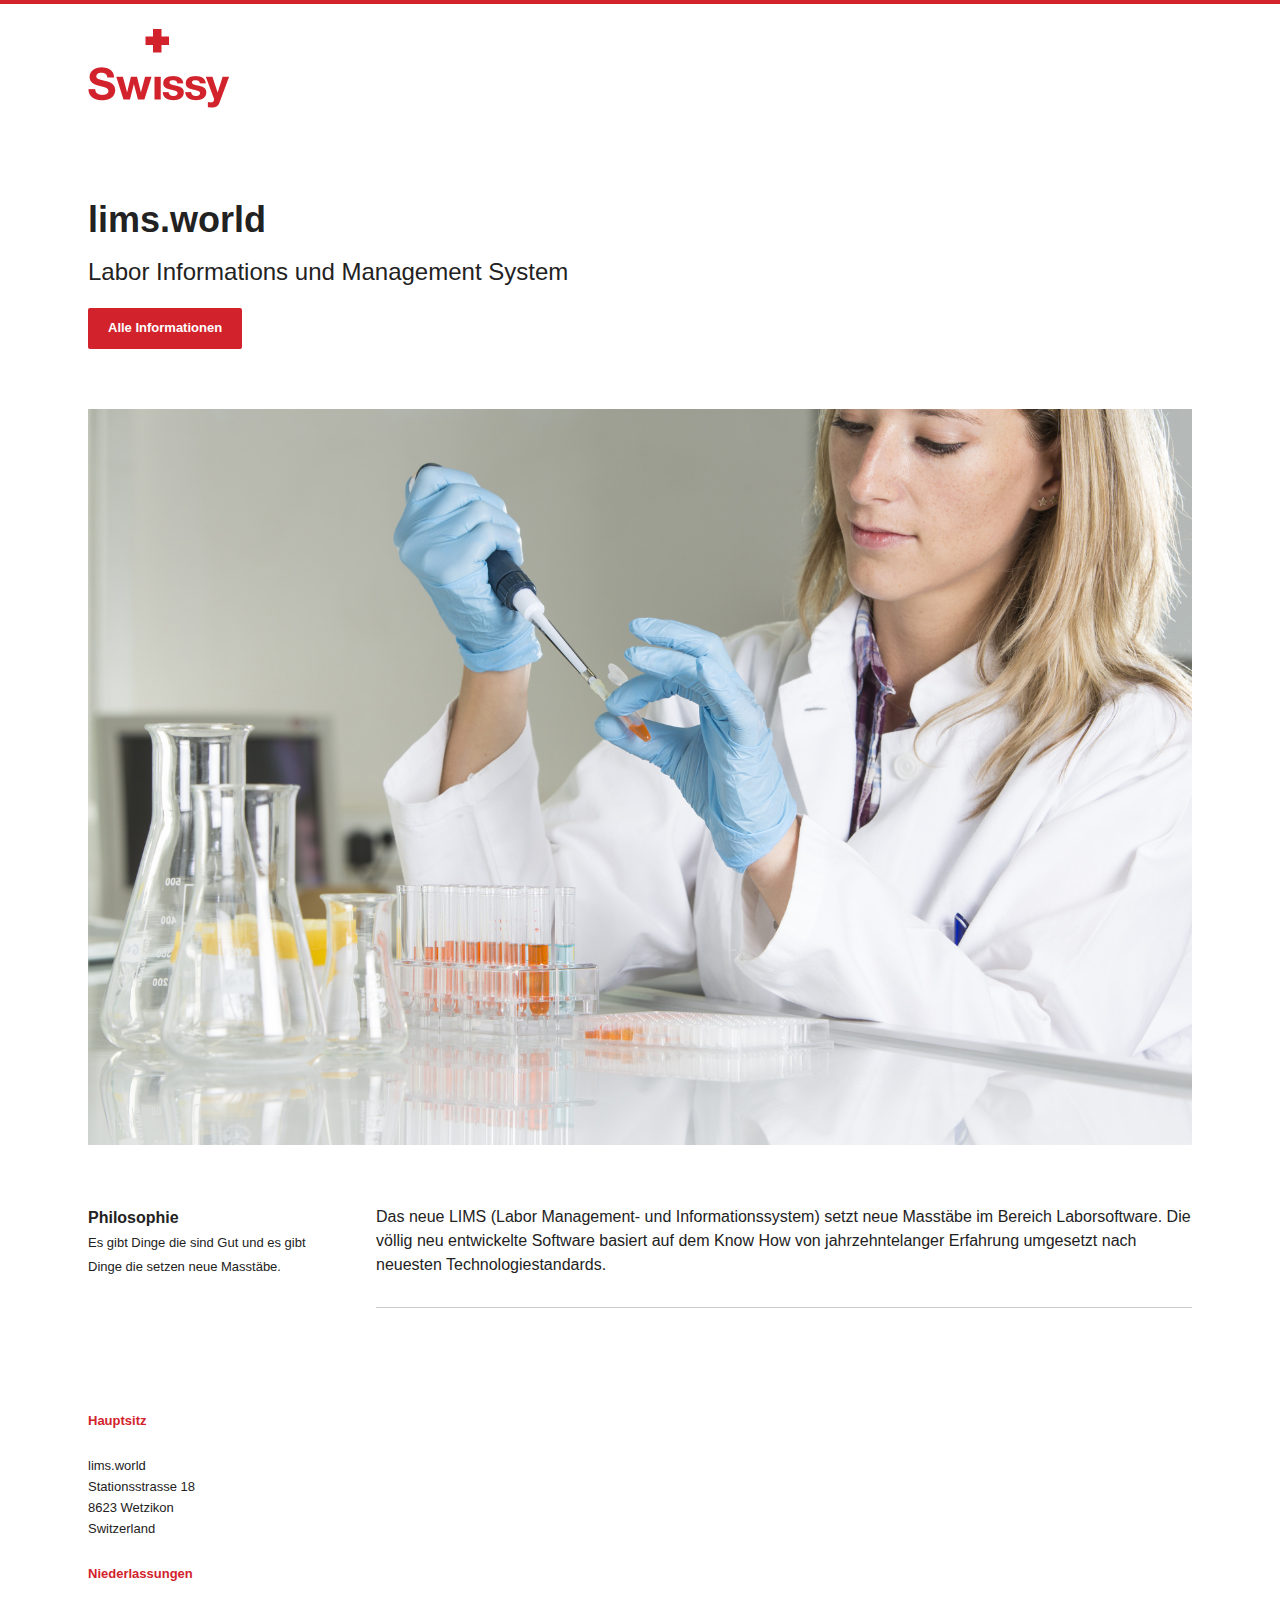
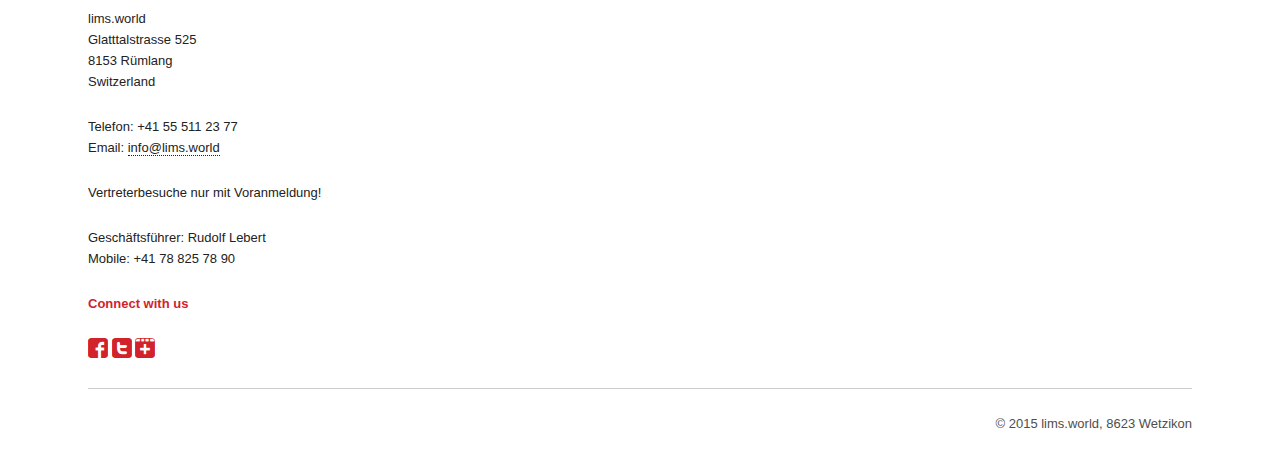
<file: lims/lims-web/src/main/webapp/index.html>
<!doctype html>
<!--[if lt IE 8]>      <html class="no-js lt-ie10 lt-ie9 lt-ie8" lang="en"> <![endif]-->
<!--[if IE 8]>         <html class="no-js lt-ie10 lt-ie9" lang="en"> <![endif]-->
<!--[if IE 9]>         <html class="no-js lt-ie10" lang="en"> <![endif]-->
<!--[if gt IE 9]><!--> <html class="no-js" lang="en"> <!--<![endif]-->
<head>

	<meta charset="utf-8">
	<meta http-equiv="X-UA-Compatible" content="IE=edge,chrome=1">

	<title>lims.world</title>
	<meta name="description" content="">

	<meta name="viewport" content="width=device-width,initial-scale=1">

	<link rel="shortcut icon" type="image/x-icon" href="favicon.ico">
	<link rel="apple-touch-icon" href="apple-touch-icon.png">

	<link rel="stylesheet" href="css/main.css">

	<script src="js/modernizr-2.6.2.min.js"></script>

</head>
<body class="swissy-home">
	<!--[if lt IE 8]>
		<p class="chromeframe">You are using an outdated browser. <a href="http://browsehappy.com/">Upgrade your browser today</a> or <a href="http://www.google.com/chromeframe/?redirect=true">install Google Chrome Frame</a> to better experience this site.</p>
	<![endif]-->
	<div id="wrapper">
		<header>
			<h1 id="logo"><a href="./"><img src="img/logo.png" alt="RockSolid Themes - Swissy" /></a></h1>
		</header>
		<div id="content-wrapper">
			<section id="home-slider" class="no-image">
				<h1>lims.world</h1>
				<p>Labor Informations und Management System</p>
				<a class="button" href="#">Alle Informationen</a>
			</section>
			<section id="main-image">
				<img src="Fotolia_74559098_M.jpg" width="1100" height="400" alt="" />
			</section>

			<section class="statement">
				<header>
					<h1>Philosophie</h1>
					<h2>Es gibt Dinge die sind Gut und es gibt Dinge die setzen neue Masstäbe.</h2>
				</header>
				<p>
					Das neue LIMS (Labor Management- und Informationssystem) 
					setzt neue Masstäbe im Bereich Laborsoftware. Die völlig neu 
					entwickelte Software basiert auf dem Know How von jahrzehntelanger Erfahrung
					umgesetzt nach neuesten Technologiestandards.
				</p>
			</section>
		</div>
		<footer>
			<section class="footer-column footer-column-1">
				<h1>Hauptsitz</h1>
				<p>
					lims.world<br />
					Stationsstrasse 18<br />
					8623 Wetzikon<br />
					Switzerland
				</p>
				<h1>Niederlassungen</h1>
				<p>
					lims.world<br />
					Glatttalstrasse 525<br />
					8153 Rümlang<br />
					Switzerland
				</p>
				<ul>
					<li>Telefon: +41 55 511 23 77</li>
					<li>Email: <a href="mailto:info@lims.world">info@lims.world</a></li>
				</ul>
				<p>
					Vertreterbesuche nur mit Voranmeldung!<br />
				</p>
				<ul>
					<li>Geschäftsführer: Rudolf Lebert</li>
					<li>Mobile: +41 78 825 78 90</li>
				</ul>
				<h1>Connect with us</h1>
				<ul class="social-links">
					<li><a href="#" data-icon="&#xe0ef;" class="icon-facebook">Facebook</a></li>
					<li><a href="#" data-icon="&#xe23d;" class="icon-twitter">Twitter</a></li>
					<li><a href="#" data-icon="&#xe120;" class="icon-googleplus">Google+</a></li>
				</ul>
			</section>
			<div id="nav-footer-wrap">
				<div id="footer-info">
					<p>
						© 2015 lims.world, 8623 Wetzikon
					</p>
				</div>
			</div>
		</footer>
	</div>

	<script src="js/script.js"></script>

</body>
</html>
</file>
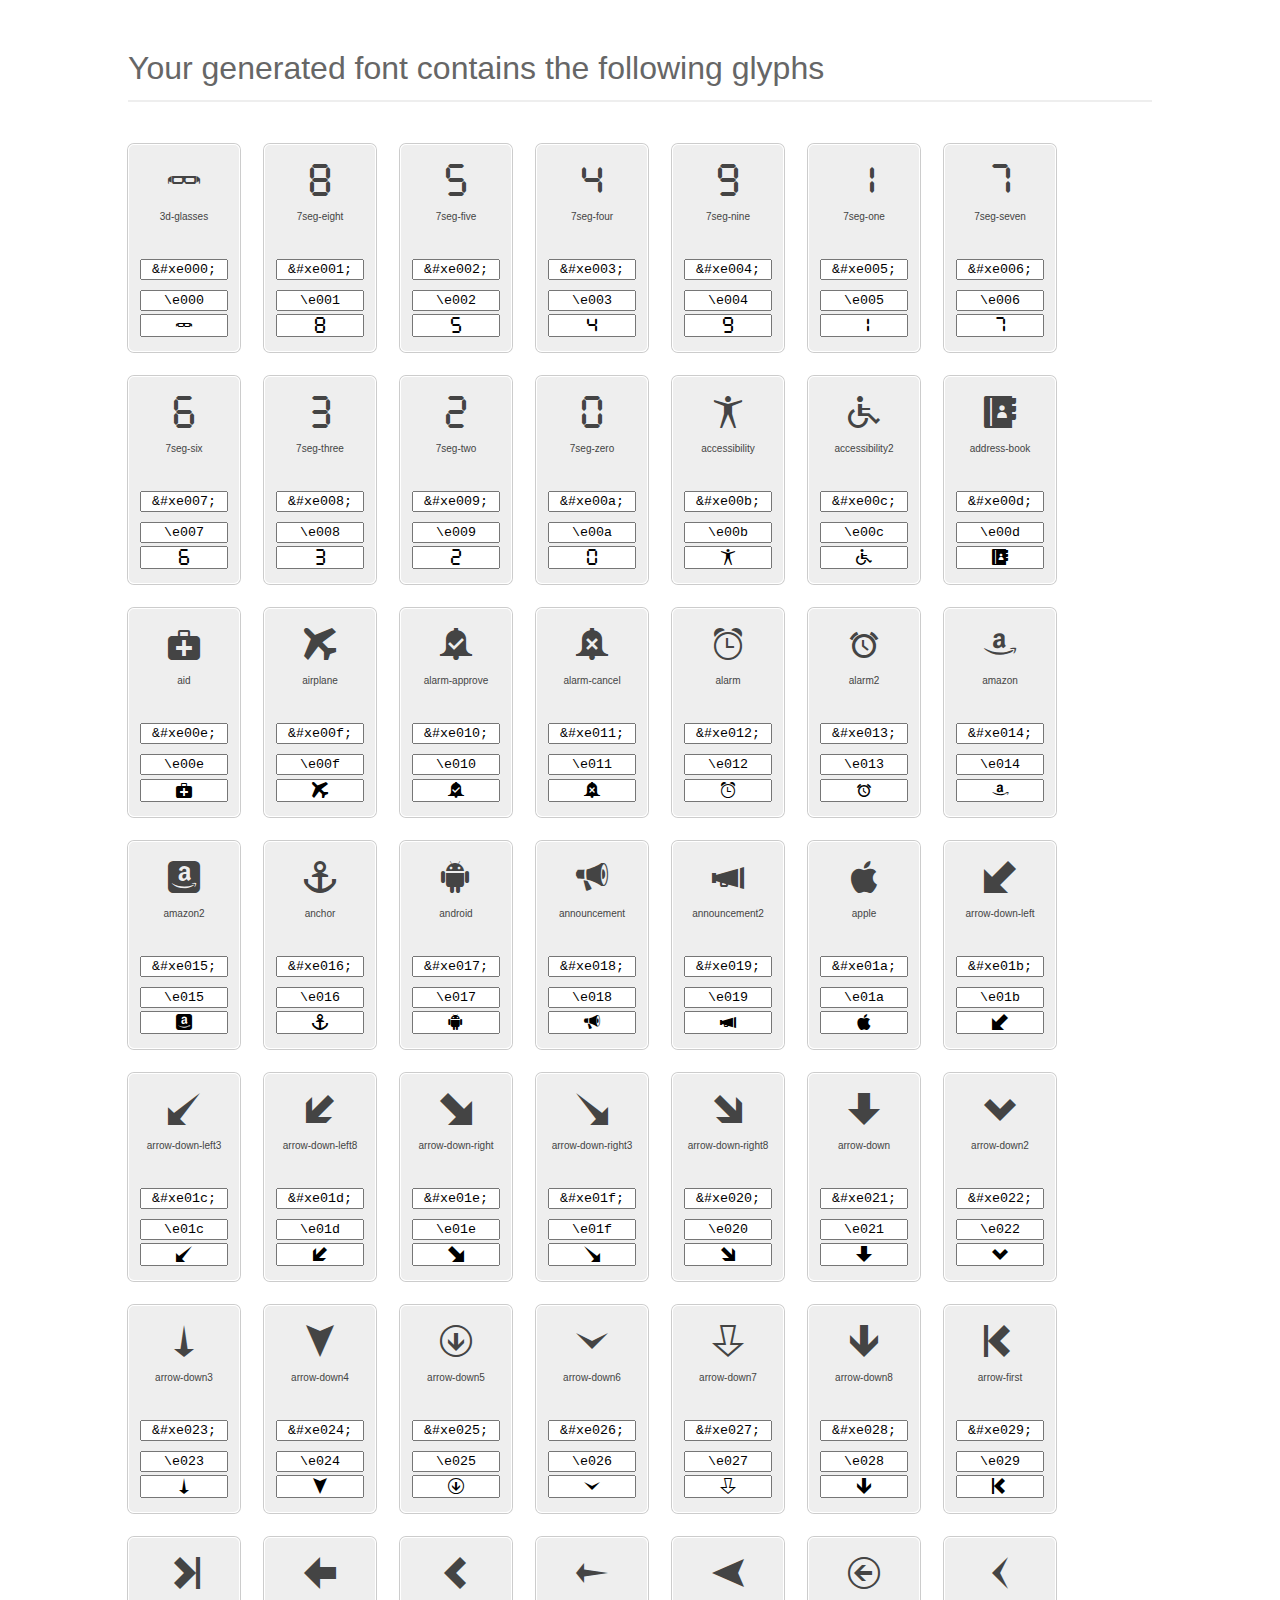
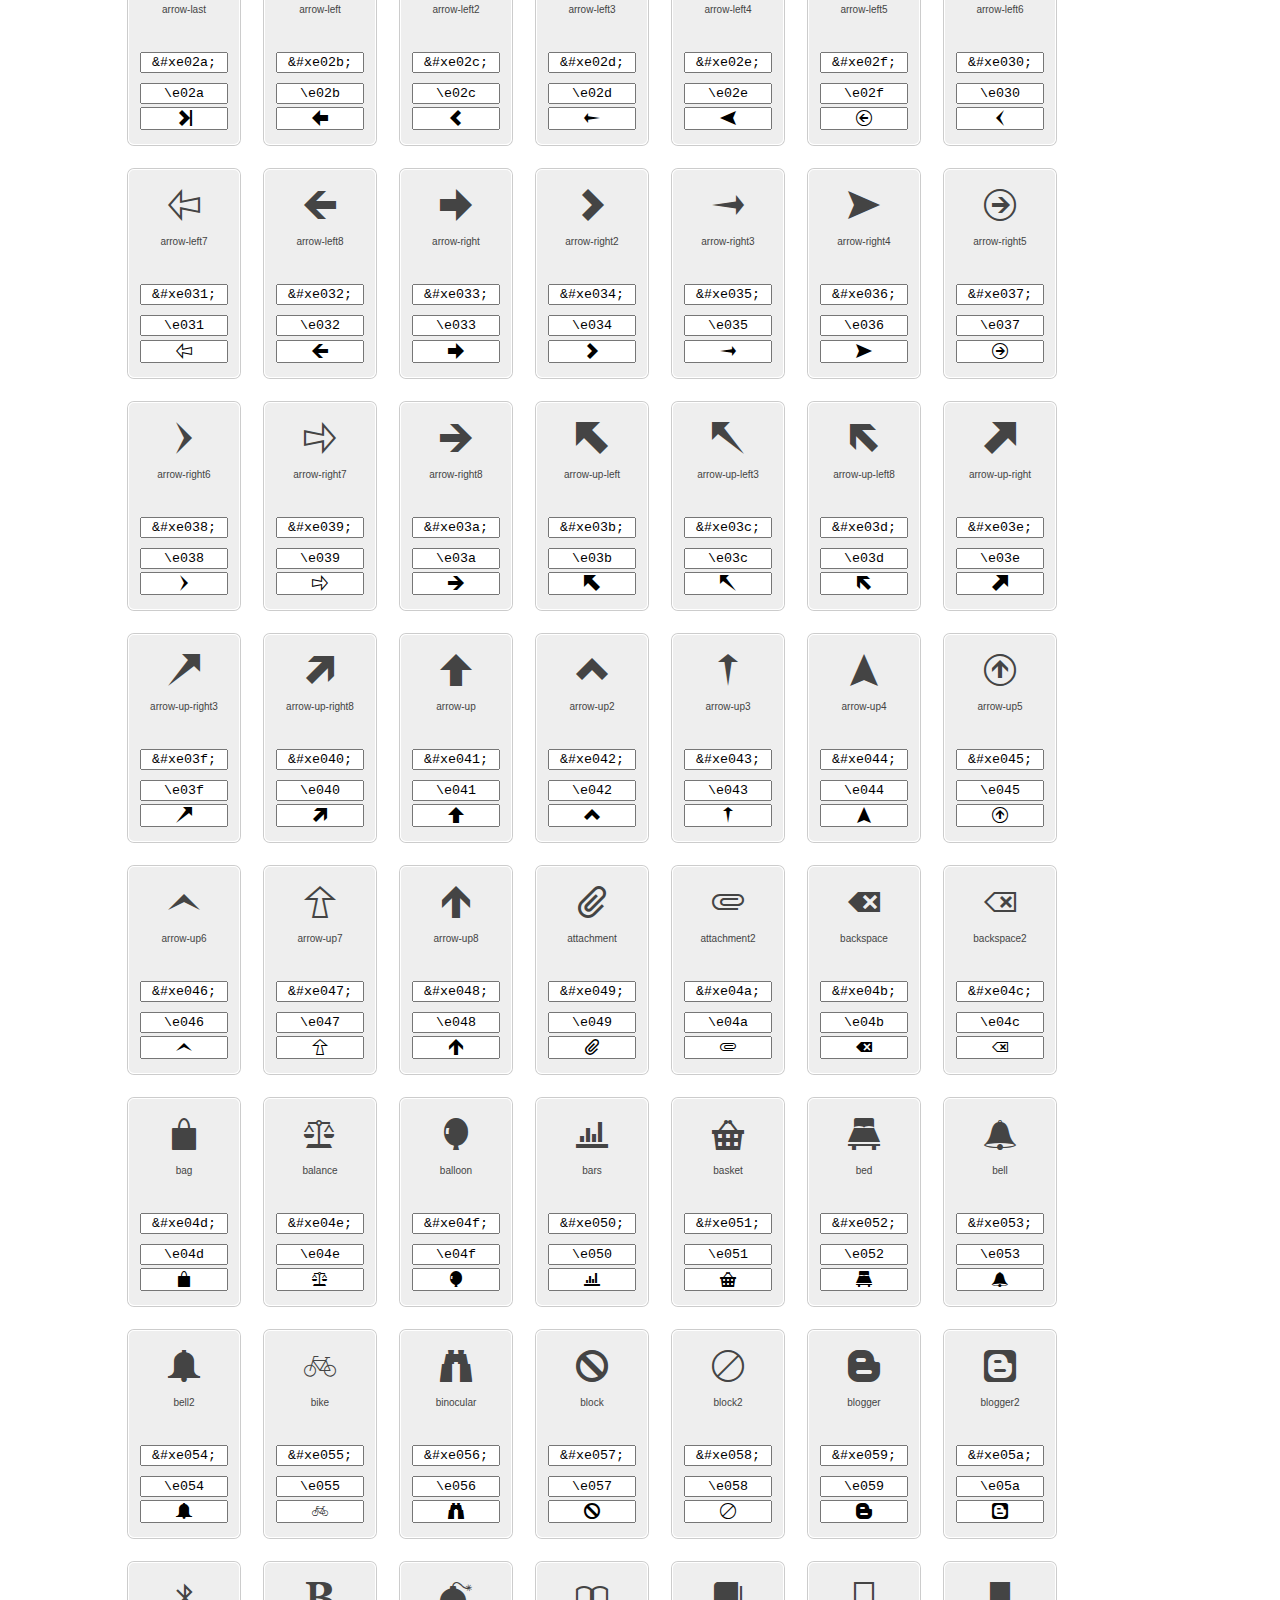
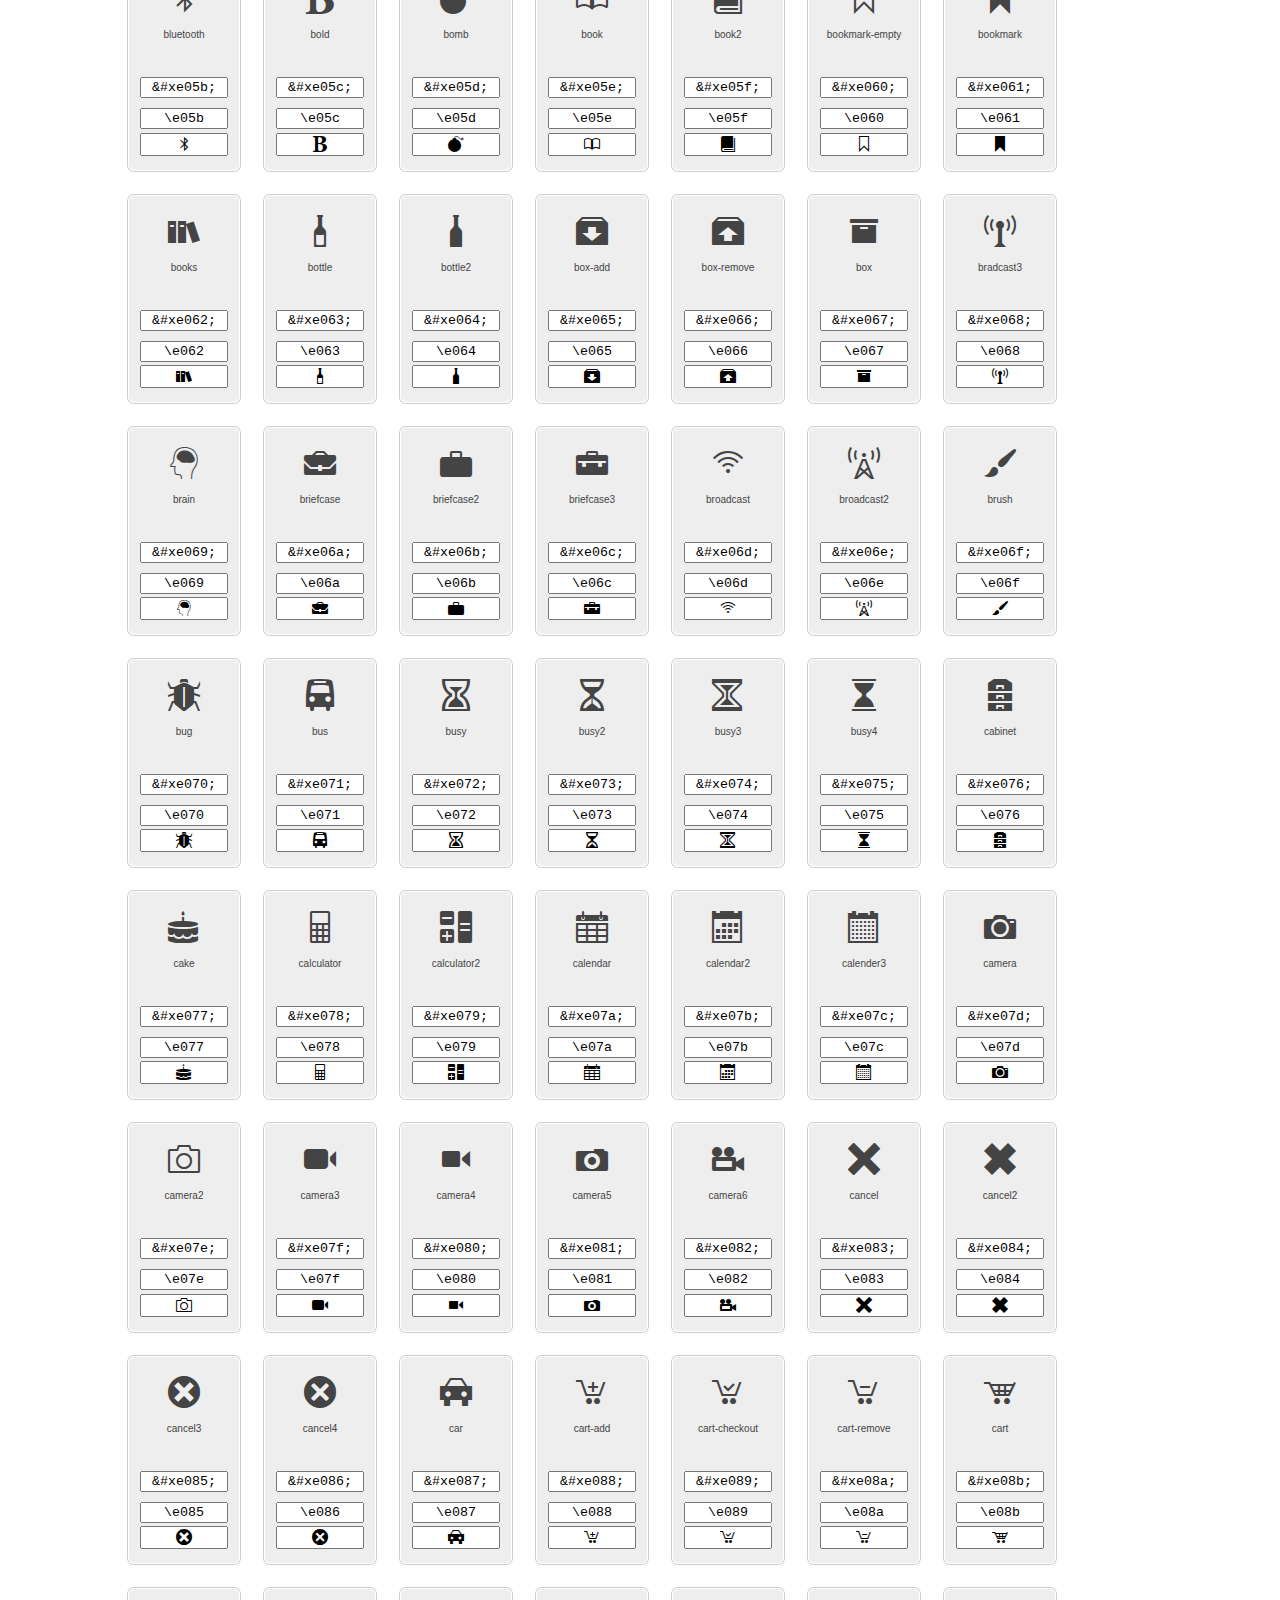
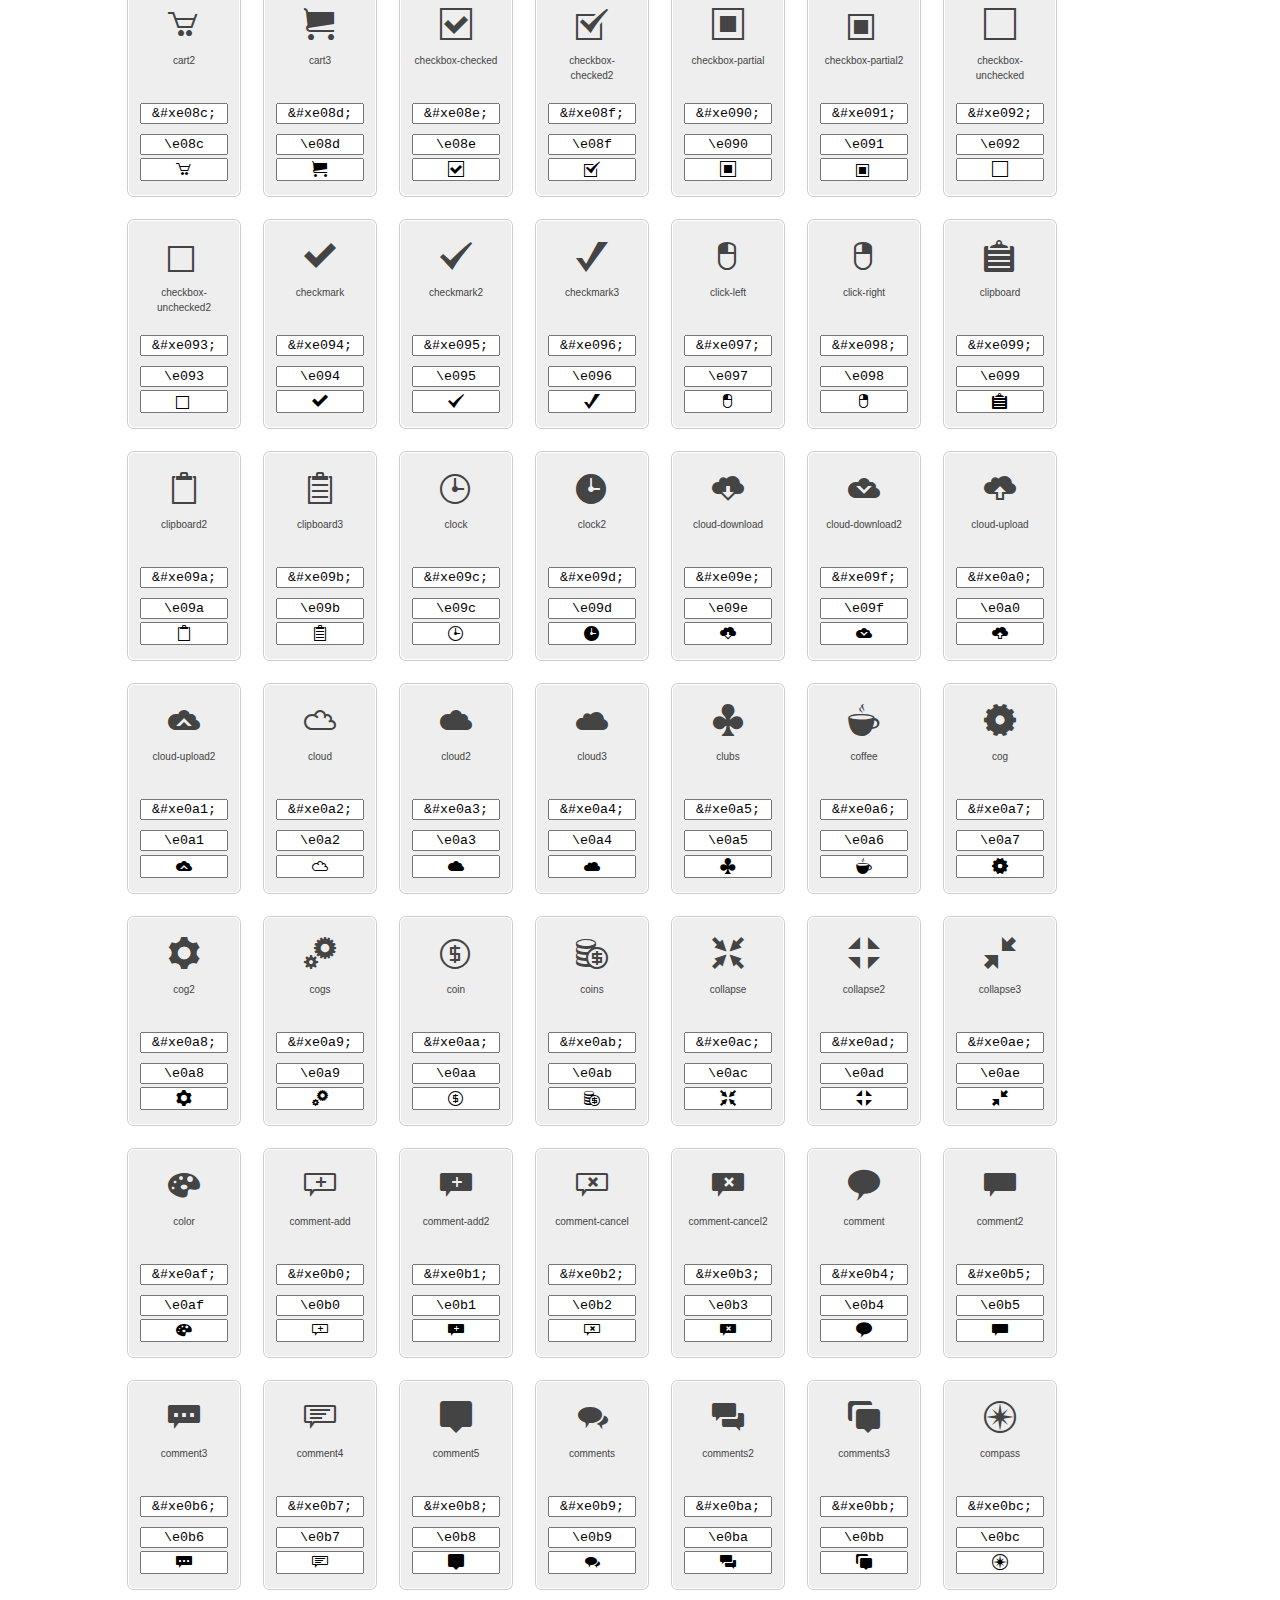
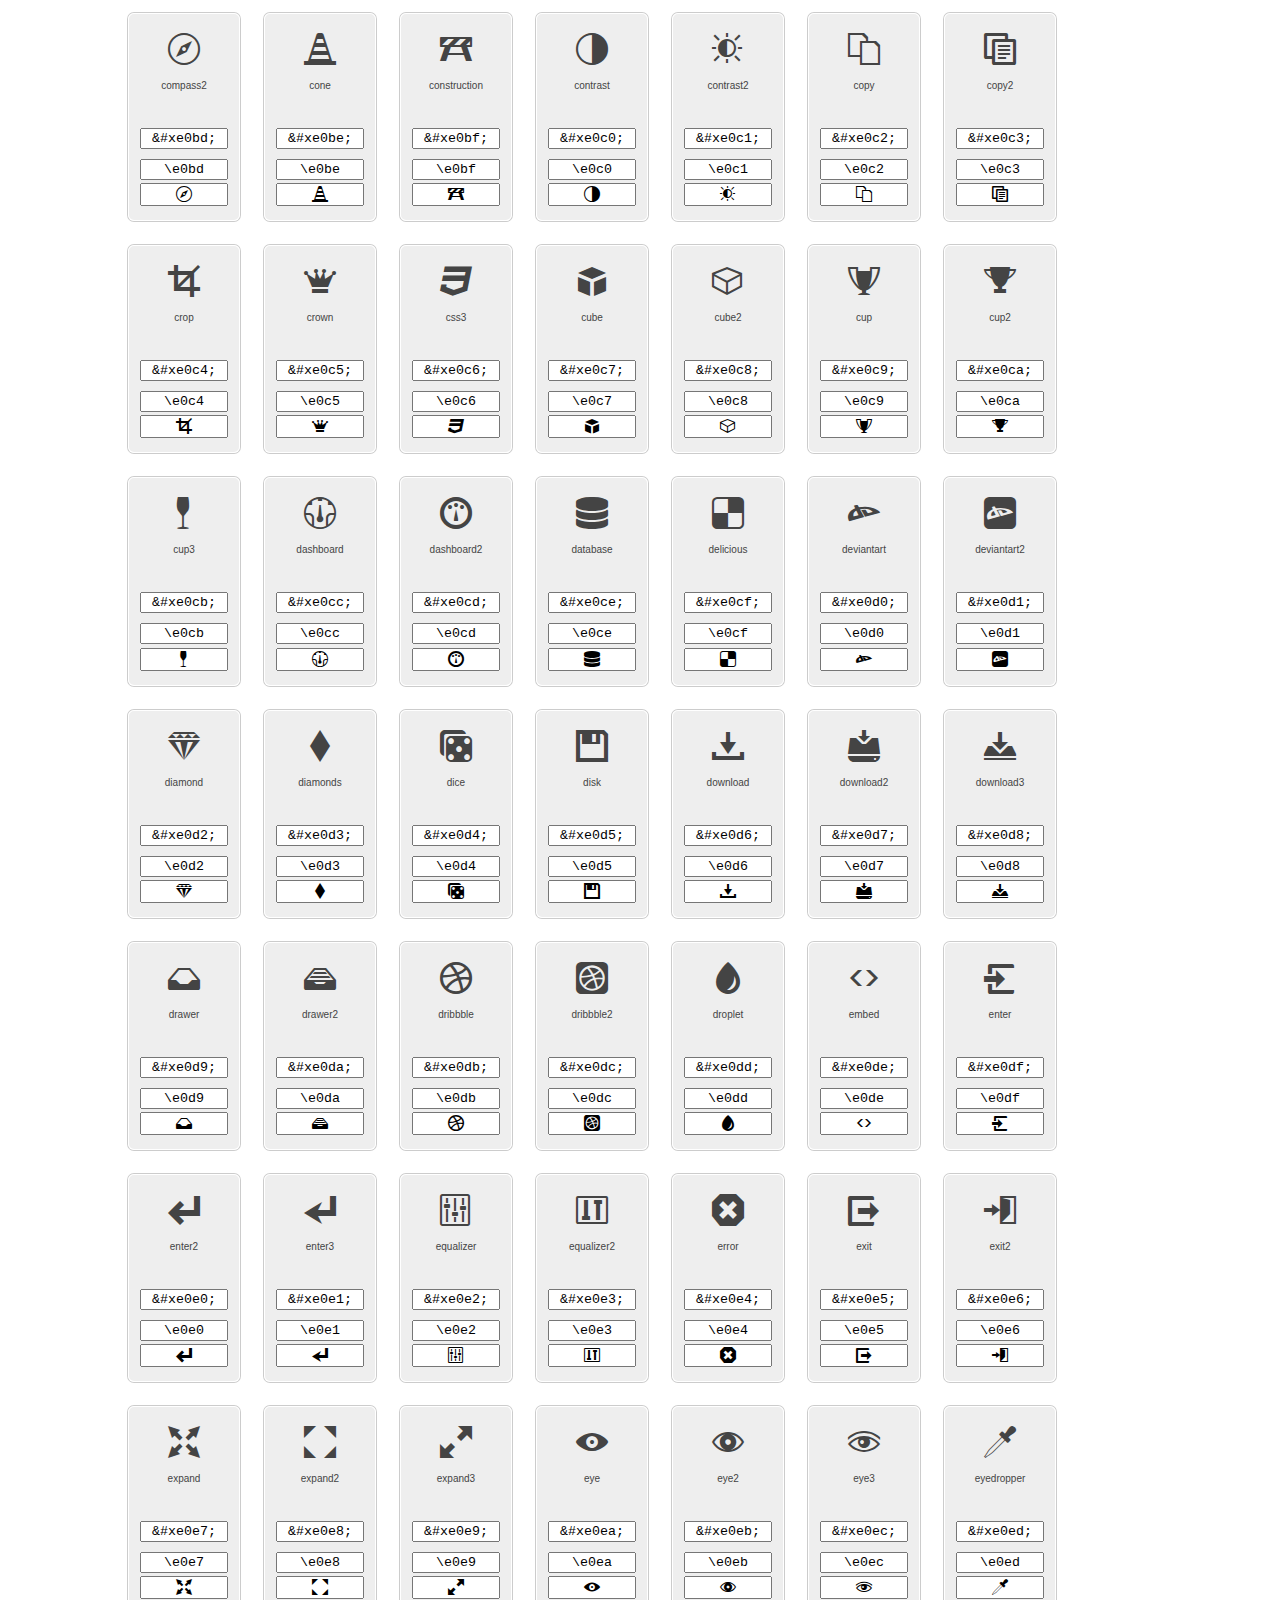
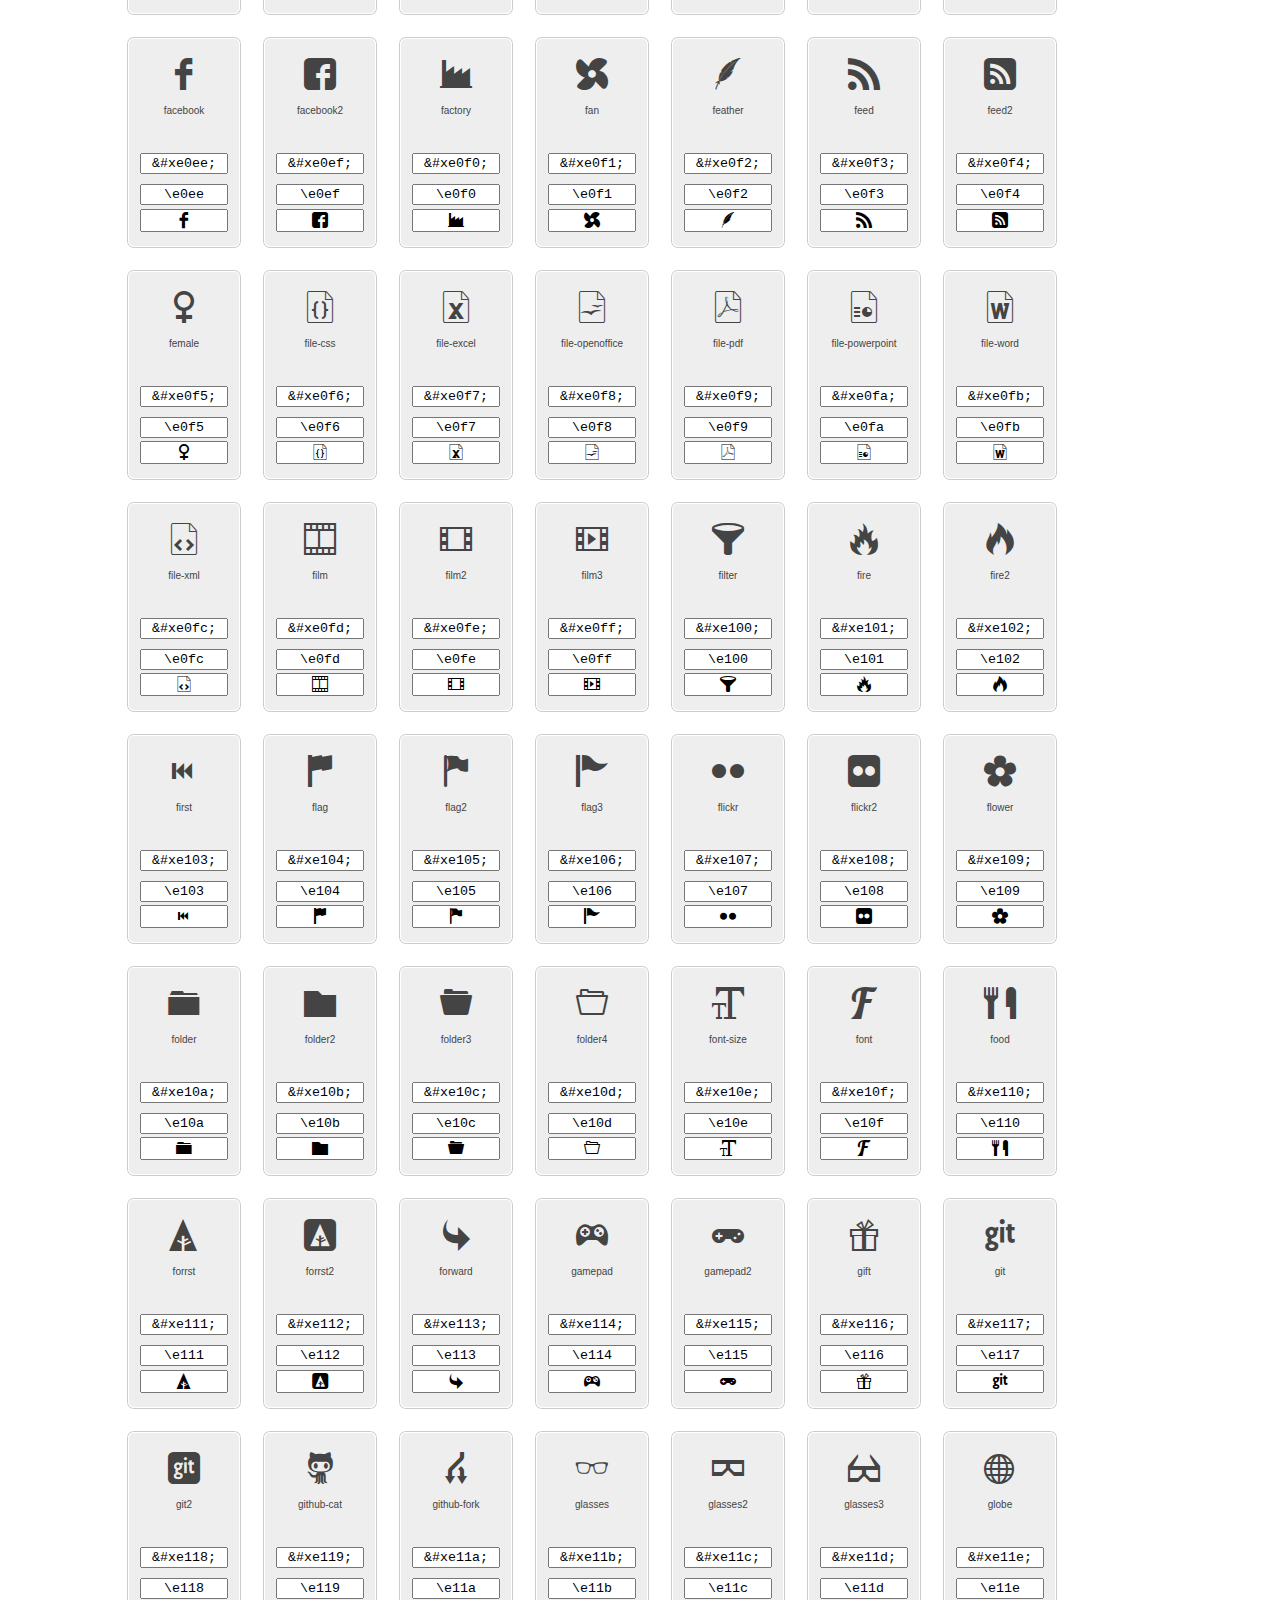
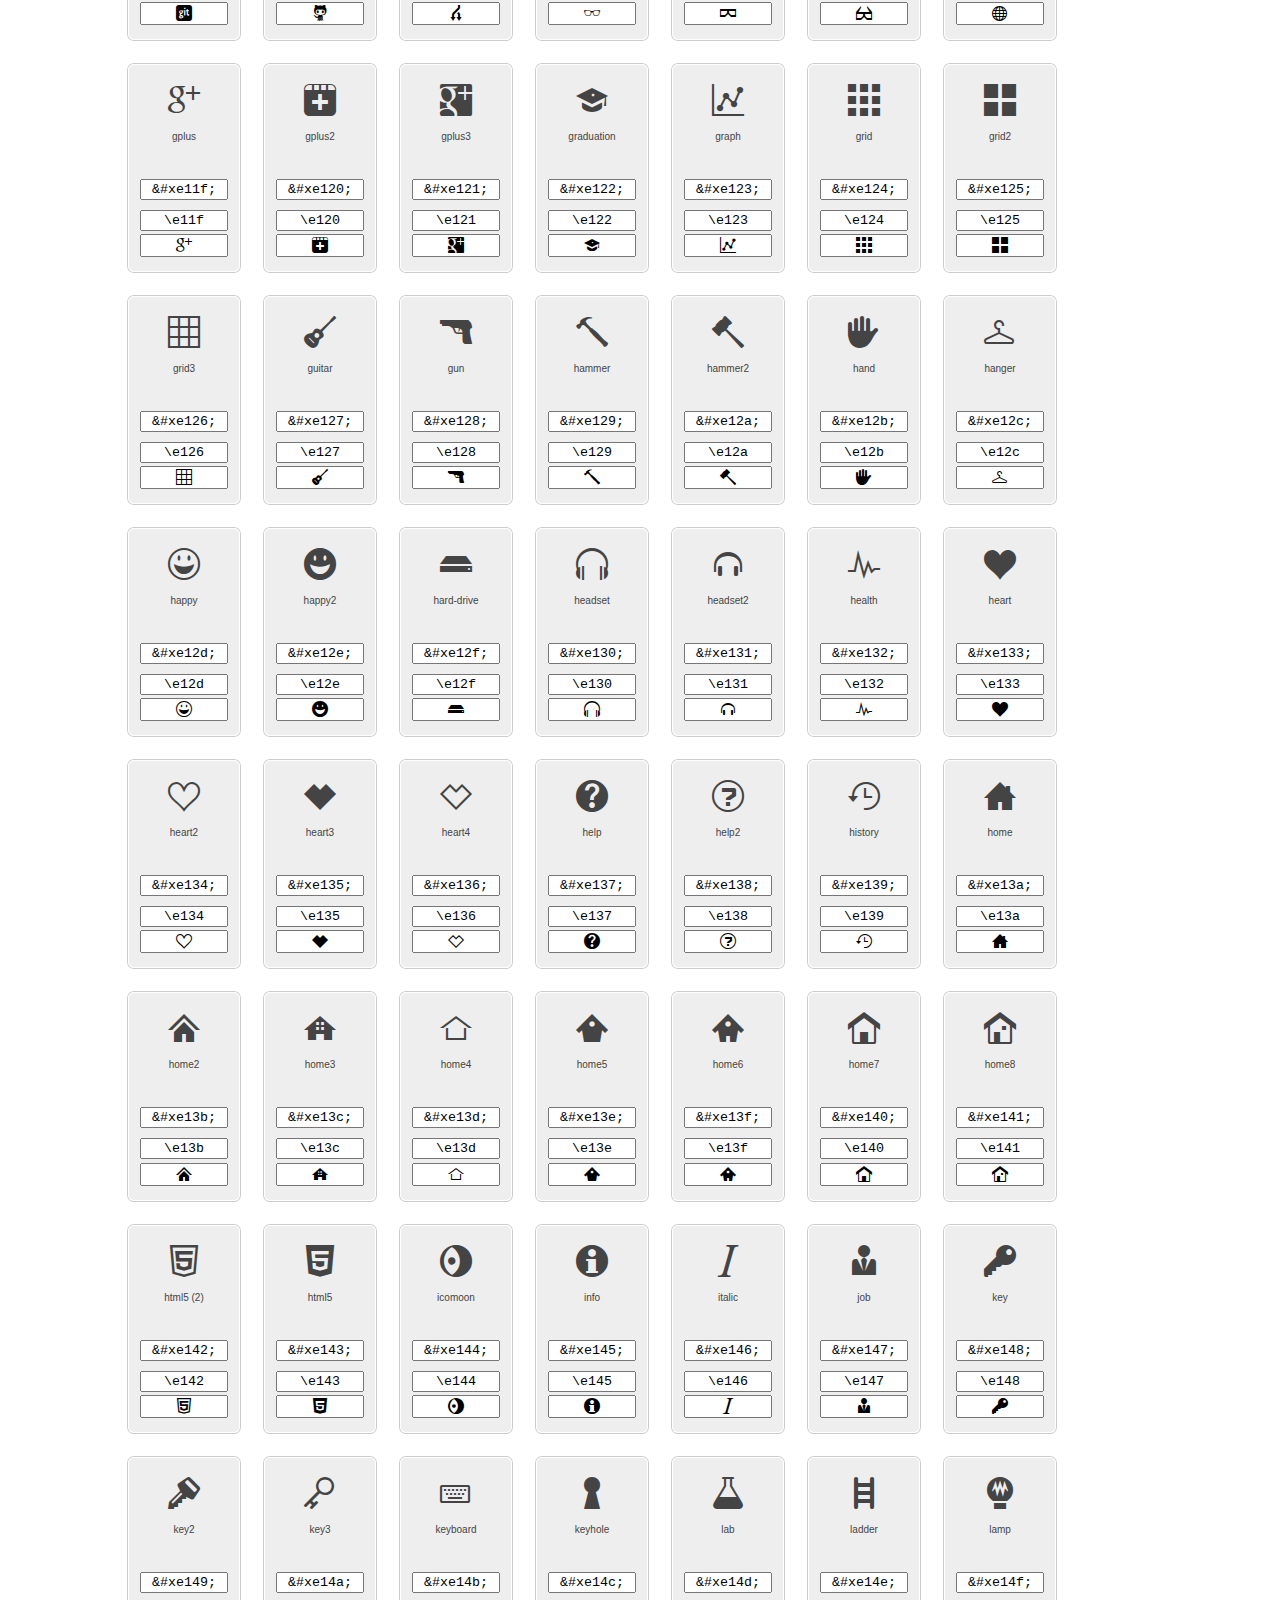
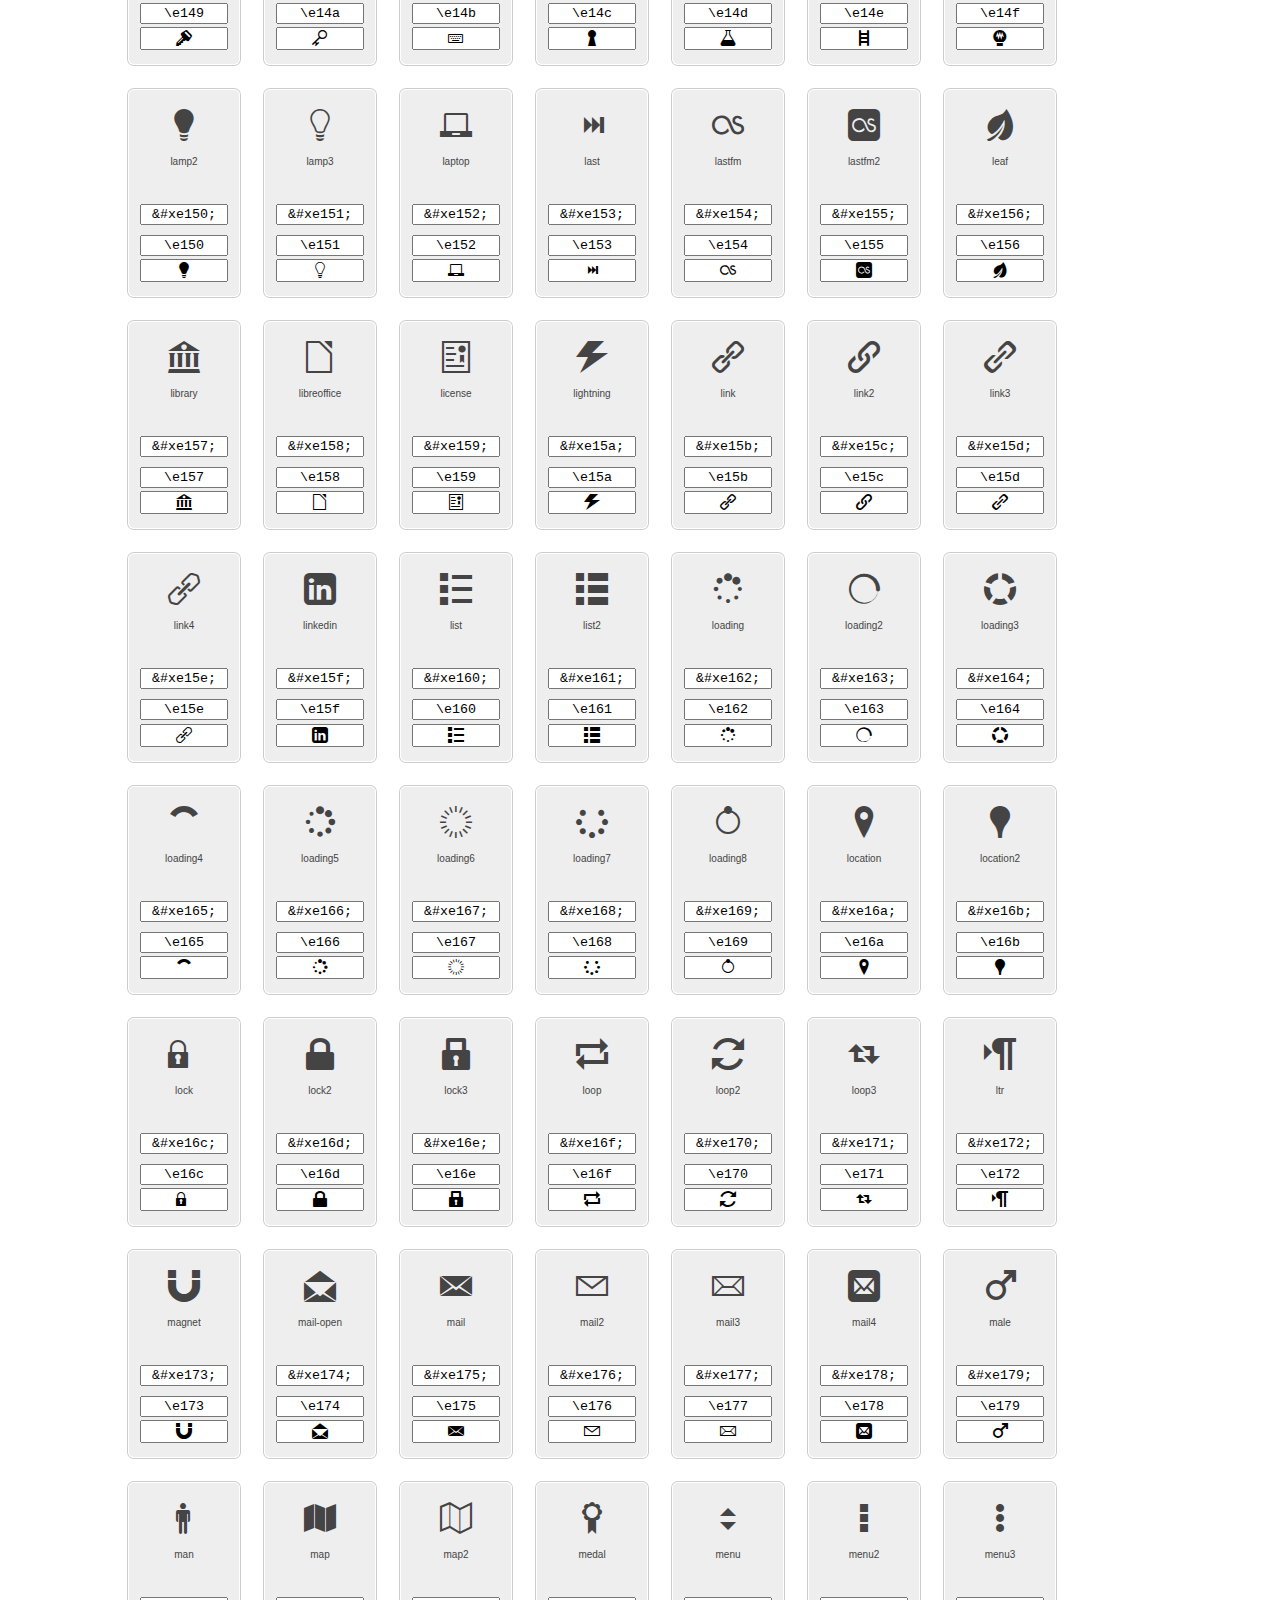
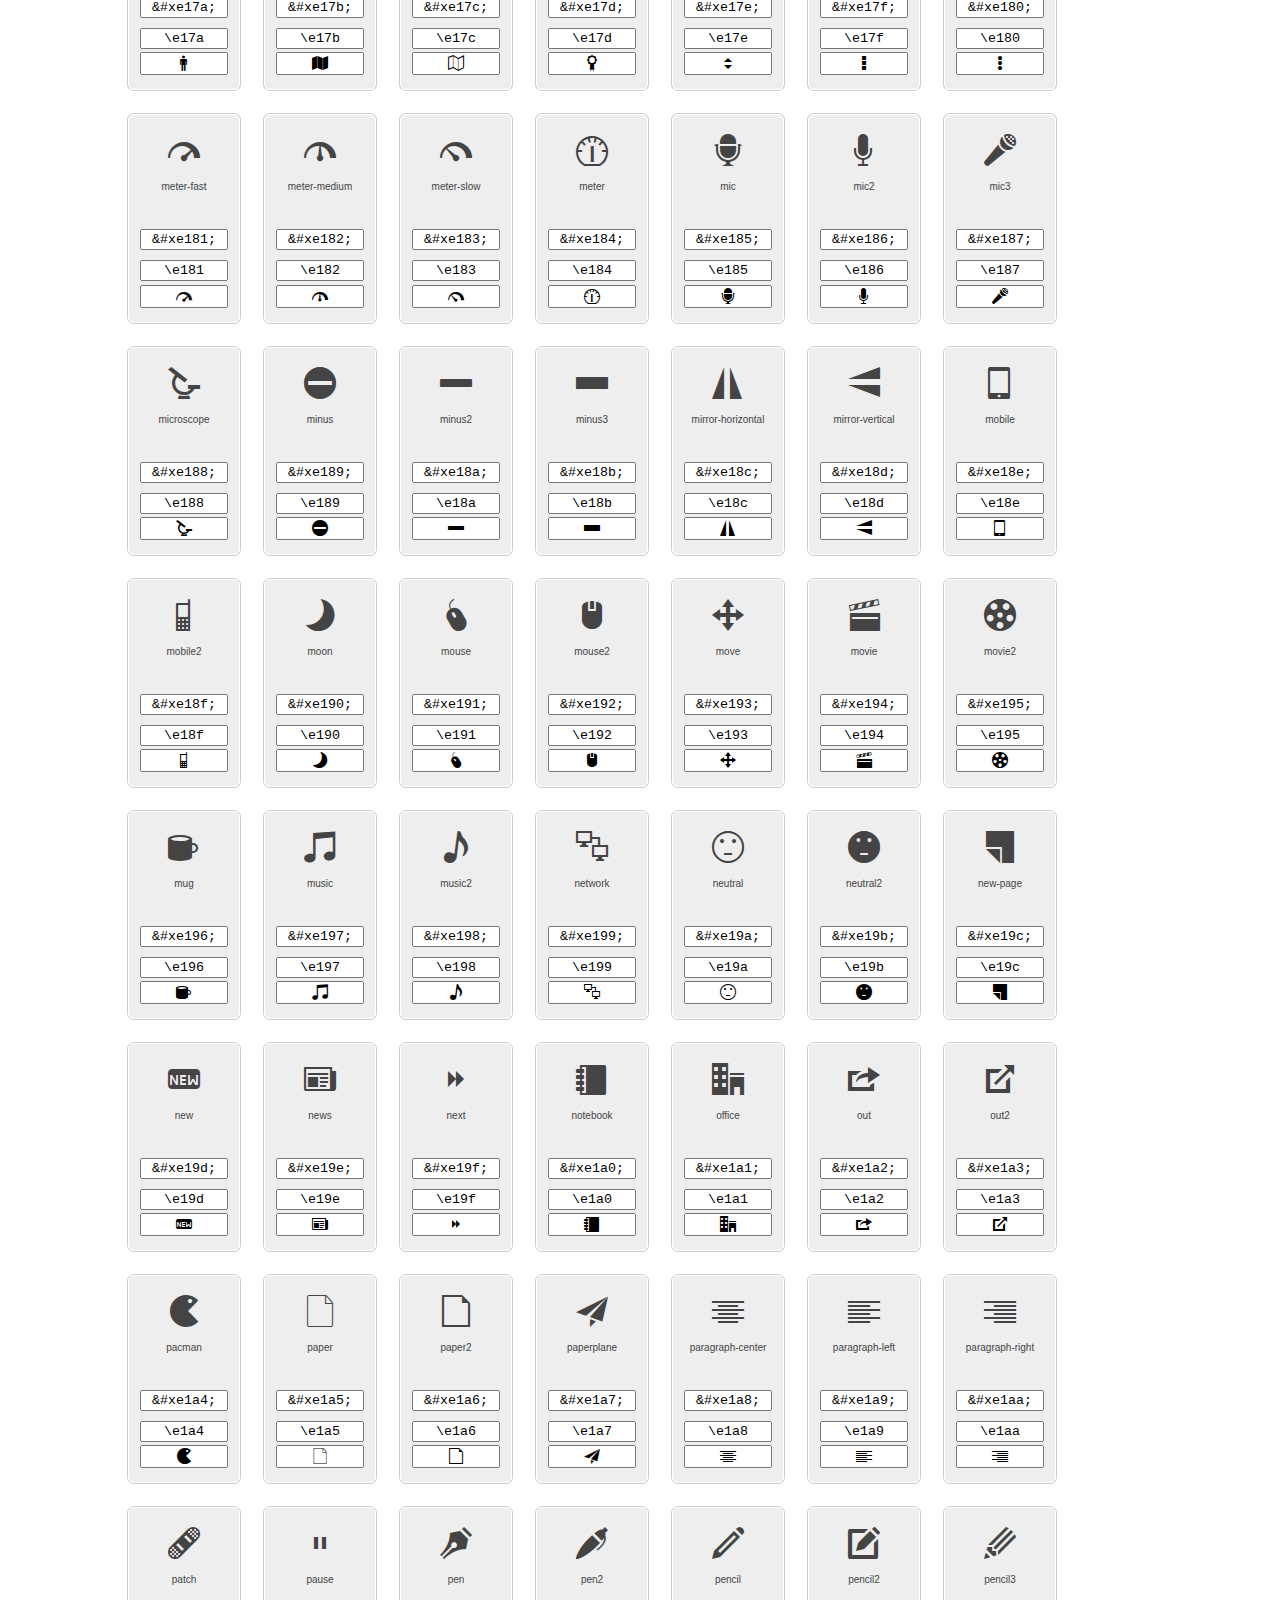
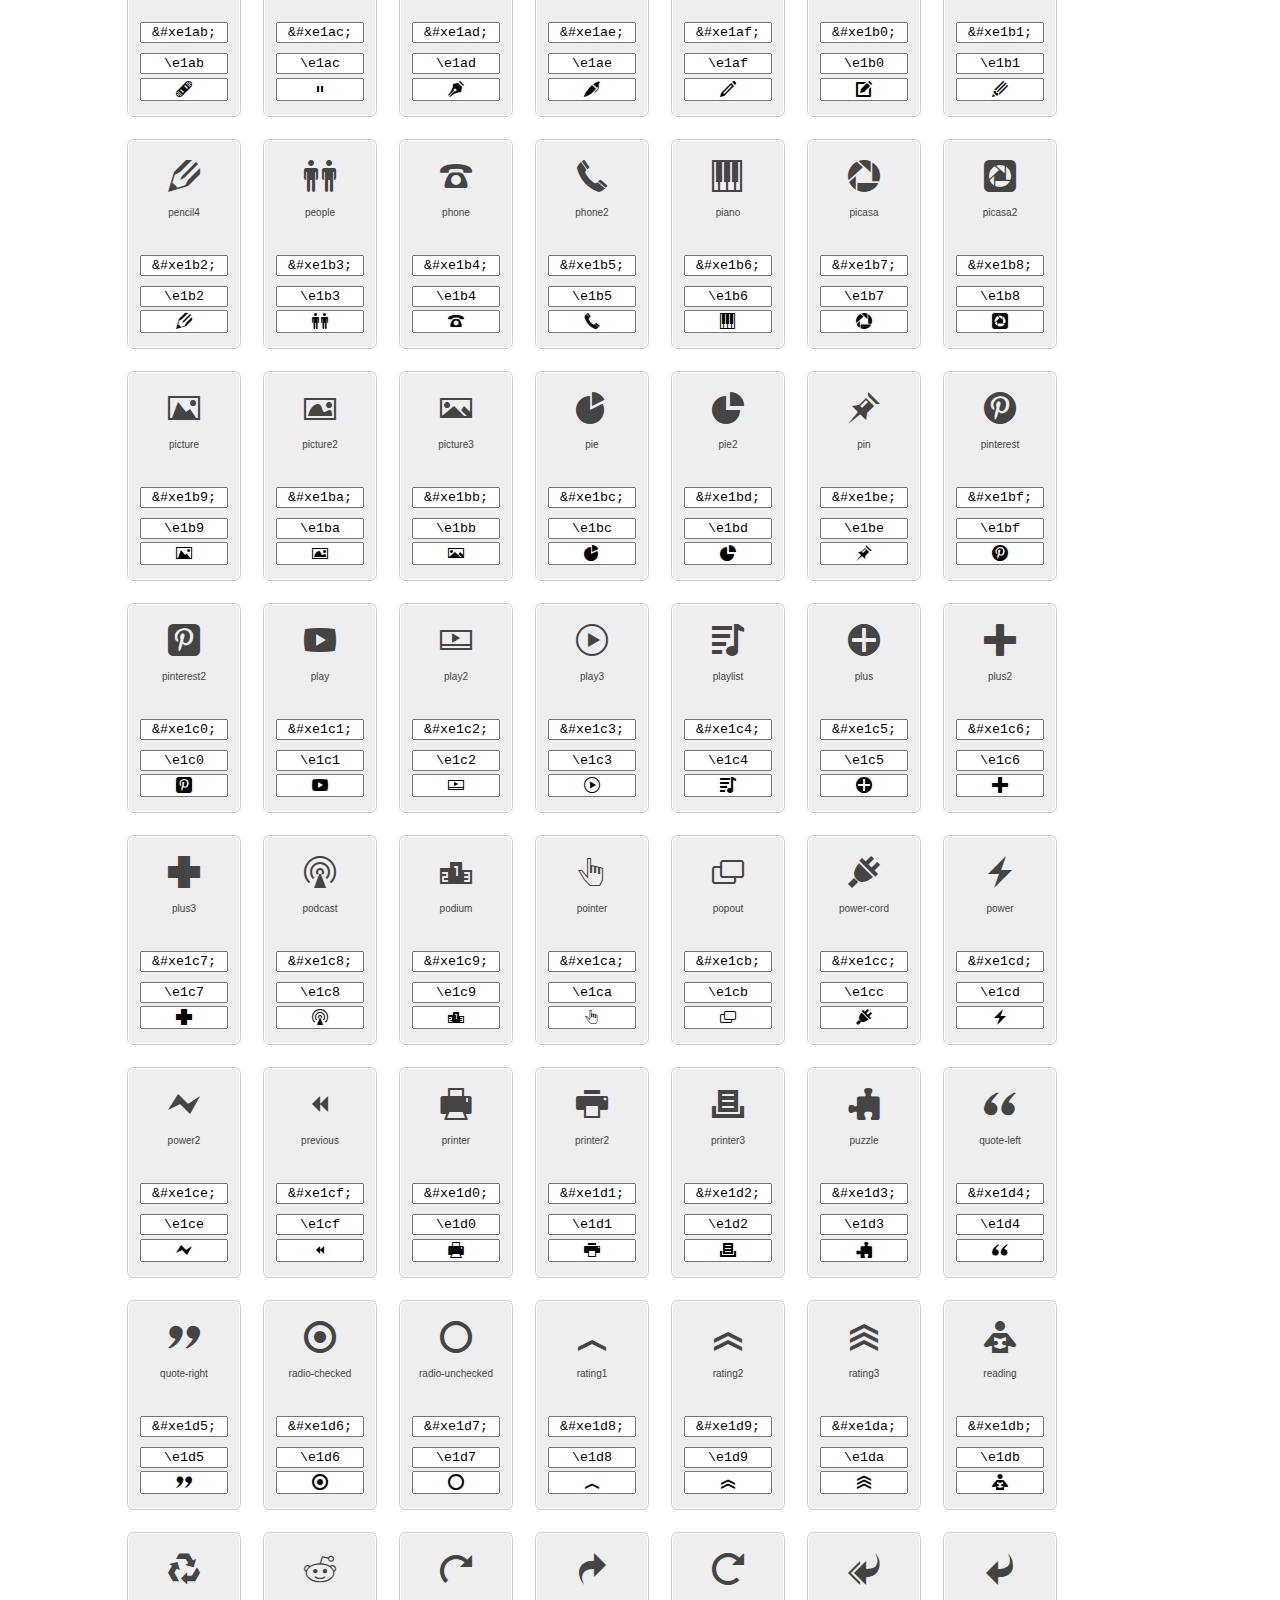
<file: lims/lims-web/src/main/webapp/fonts/rocksolid-icons.html>
<!doctype html>
<html>
<head>
<title>Your Font/Glyphs</title>
<style>
	@font-face {
		font-family: 'RockSolid Icons';
		src: url('rocksolid-icons.eot');
		src: url('rocksolid-icons.eot?#iefix') format('embedded-opentype'),
			url('rocksolid-icons.svg#WebfontRegular') format('svg'),
			url('rocksolid-icons.woff') format('woff'),
			url('rocksolid-icons.ttf') format('truetype');
		font-weight: normal;
		font-style: normal;
	}
	body {
		font-family: sans-serif;
		color: #444;
		line-height: 1.5;
		font-size: 1em;
	}
	* {
		-moz-box-sizing: border-box;
		-webkit-box-sizing: border-box;
		box-sizing: border-box;
		margin: 0;
		paddin: 0;
	}
	.glyph {
		float: left;
		text-align: center;
		background: #eee;
		padding: .75em;
		margin: .75em 1.5em .75em 0;
		width: 7em;
		border-radius: .375em;
		box-shadow: inset 0 0 0 1px #fff, 0 0 0 1px #ccc;
	}
	.glyph input {
		width: 100%;
		text-align: center;
		font-family: consolas, monospace;
	}
	.glyph input + input + input {
		font-family: 'RockSolid Icons';
		font-size: 16px;
		margin-top: .2em;
	}
	.glyph .iconName{
		font-size: 10px;
		min-height: 40px;
	}
	.glyph input, .mtm {
		margin-top: .75em;
	}
	.w-main {
		width: 80%;
	}
	.centered {
		margin-left: auto;
		margin-right: auto;
	}
	.fs1 {
		font-size: 2em;
	}
	header {
		margin: 2em 0;
		padding-bottom: .5em;
		color: #666;
		box-shadow: 0 2px #eee;
	}
	header h1 {
		font-size: 2em;
		font-weight: normal;
	}
	.clearfix:before, .clearfix:after { content: ""; display: table; }
	.clearfix:after { clear: both; }
	footer {
		margin-top: 2em;
		padding: .5em 0;
		box-shadow: 0 -2px #eee;
	}
	a, a:visited {
		color: #B35047;
		text-decoration: none;
	}
	a:hover, a:focus {color: #000;}
	.box1 {
		display: inline-block;
		width: 15em;
		padding: .25em .5em;
		background: #eee;
		margin: .5em 1em .5em 0;
	}
	.iconb:before, .icona:after {
		font-family: 'RockSolid Icons';
		content: attr(data-icon);
	}
	[class^="icon-"], [class*=" icon-"] {
		font-family: 'RockSolid Icons';
		font-style: normal;
	}
.icon-3d-glasses:before {
	content: "\e000";
}
.icon-7seg-eight:before {
	content: "\e001";
}
.icon-7seg-five:before {
	content: "\e002";
}
.icon-7seg-four:before {
	content: "\e003";
}
.icon-7seg-nine:before {
	content: "\e004";
}
.icon-7seg-one:before {
	content: "\e005";
}
.icon-7seg-seven:before {
	content: "\e006";
}
.icon-7seg-six:before {
	content: "\e007";
}
.icon-7seg-three:before {
	content: "\e008";
}
.icon-7seg-two:before {
	content: "\e009";
}
.icon-7seg-zero:before {
	content: "\e00a";
}
.icon-accessibility:before {
	content: "\e00b";
}
.icon-accessibility2:before {
	content: "\e00c";
}
.icon-address-book:before {
	content: "\e00d";
}
.icon-aid:before {
	content: "\e00e";
}
.icon-airplane:before {
	content: "\e00f";
}
.icon-alarm-approve:before {
	content: "\e010";
}
.icon-alarm-cancel:before {
	content: "\e011";
}
.icon-alarm:before {
	content: "\e012";
}
.icon-alarm2:before {
	content: "\e013";
}
.icon-amazon:before {
	content: "\e014";
}
.icon-amazon2:before {
	content: "\e015";
}
.icon-anchor:before {
	content: "\e016";
}
.icon-android:before {
	content: "\e017";
}
.icon-announcement:before {
	content: "\e018";
}
.icon-announcement2:before {
	content: "\e019";
}
.icon-apple:before {
	content: "\e01a";
}
.icon-arrow-down-left:before {
	content: "\e01b";
}
.icon-arrow-down-left3:before {
	content: "\e01c";
}
.icon-arrow-down-left8:before {
	content: "\e01d";
}
.icon-arrow-down-right:before {
	content: "\e01e";
}
.icon-arrow-down-right3:before {
	content: "\e01f";
}
.icon-arrow-down-right8:before {
	content: "\e020";
}
.icon-arrow-down:before {
	content: "\e021";
}
.icon-arrow-down2:before {
	content: "\e022";
}
.icon-arrow-down3:before {
	content: "\e023";
}
.icon-arrow-down4:before {
	content: "\e024";
}
.icon-arrow-down5:before {
	content: "\e025";
}
.icon-arrow-down6:before {
	content: "\e026";
}
.icon-arrow-down7:before {
	content: "\e027";
}
.icon-arrow-down8:before {
	content: "\e028";
}
.icon-arrow-first:before {
	content: "\e029";
}
.icon-arrow-last:before {
	content: "\e02a";
}
.icon-arrow-left:before {
	content: "\e02b";
}
.icon-arrow-left2:before {
	content: "\e02c";
}
.icon-arrow-left3:before {
	content: "\e02d";
}
.icon-arrow-left4:before {
	content: "\e02e";
}
.icon-arrow-left5:before {
	content: "\e02f";
}
.icon-arrow-left6:before {
	content: "\e030";
}
.icon-arrow-left7:before {
	content: "\e031";
}
.icon-arrow-left8:before {
	content: "\e032";
}
.icon-arrow-right:before {
	content: "\e033";
}
.icon-arrow-right2:before {
	content: "\e034";
}
.icon-arrow-right3:before {
	content: "\e035";
}
.icon-arrow-right4:before {
	content: "\e036";
}
.icon-arrow-right5:before {
	content: "\e037";
}
.icon-arrow-right6:before {
	content: "\e038";
}
.icon-arrow-right7:before {
	content: "\e039";
}
.icon-arrow-right8:before {
	content: "\e03a";
}
.icon-arrow-up-left:before {
	content: "\e03b";
}
.icon-arrow-up-left3:before {
	content: "\e03c";
}
.icon-arrow-up-left8:before {
	content: "\e03d";
}
.icon-arrow-up-right:before {
	content: "\e03e";
}
.icon-arrow-up-right3:before {
	content: "\e03f";
}
.icon-arrow-up-right8:before {
	content: "\e040";
}
.icon-arrow-up:before {
	content: "\e041";
}
.icon-arrow-up2:before {
	content: "\e042";
}
.icon-arrow-up3:before {
	content: "\e043";
}
.icon-arrow-up4:before {
	content: "\e044";
}
.icon-arrow-up5:before {
	content: "\e045";
}
.icon-arrow-up6:before {
	content: "\e046";
}
.icon-arrow-up7:before {
	content: "\e047";
}
.icon-arrow-up8:before {
	content: "\e048";
}
.icon-attachment:before {
	content: "\e049";
}
.icon-attachment2:before {
	content: "\e04a";
}
.icon-backspace:before {
	content: "\e04b";
}
.icon-backspace2:before {
	content: "\e04c";
}
.icon-bag:before {
	content: "\e04d";
}
.icon-balance:before {
	content: "\e04e";
}
.icon-balloon:before {
	content: "\e04f";
}
.icon-bars:before {
	content: "\e050";
}
.icon-basket:before {
	content: "\e051";
}
.icon-bed:before {
	content: "\e052";
}
.icon-bell:before {
	content: "\e053";
}
.icon-bell2:before {
	content: "\e054";
}
.icon-bike:before {
	content: "\e055";
}
.icon-binocular:before {
	content: "\e056";
}
.icon-block:before {
	content: "\e057";
}
.icon-block2:before {
	content: "\e058";
}
.icon-blogger:before {
	content: "\e059";
}
.icon-blogger2:before {
	content: "\e05a";
}
.icon-bluetooth:before {
	content: "\e05b";
}
.icon-bold:before {
	content: "\e05c";
}
.icon-bomb:before {
	content: "\e05d";
}
.icon-book:before {
	content: "\e05e";
}
.icon-book2:before {
	content: "\e05f";
}
.icon-bookmark-empty:before {
	content: "\e060";
}
.icon-bookmark:before {
	content: "\e061";
}
.icon-books:before {
	content: "\e062";
}
.icon-bottle:before {
	content: "\e063";
}
.icon-bottle2:before {
	content: "\e064";
}
.icon-box-add:before {
	content: "\e065";
}
.icon-box-remove:before {
	content: "\e066";
}
.icon-box:before {
	content: "\e067";
}
.icon-bradcast3:before {
	content: "\e068";
}
.icon-brain:before {
	content: "\e069";
}
.icon-briefcase:before {
	content: "\e06a";
}
.icon-briefcase2:before {
	content: "\e06b";
}
.icon-briefcase3:before {
	content: "\e06c";
}
.icon-broadcast:before {
	content: "\e06d";
}
.icon-broadcast2:before {
	content: "\e06e";
}
.icon-brush:before {
	content: "\e06f";
}
.icon-bug:before {
	content: "\e070";
}
.icon-bus:before {
	content: "\e071";
}
.icon-busy:before {
	content: "\e072";
}
.icon-busy2:before {
	content: "\e073";
}
.icon-busy3:before {
	content: "\e074";
}
.icon-busy4:before {
	content: "\e075";
}
.icon-cabinet:before {
	content: "\e076";
}
.icon-cake:before {
	content: "\e077";
}
.icon-calculator:before {
	content: "\e078";
}
.icon-calculator2:before {
	content: "\e079";
}
.icon-calendar:before {
	content: "\e07a";
}
.icon-calendar2:before {
	content: "\e07b";
}
.icon-calender3:before {
	content: "\e07c";
}
.icon-camera:before {
	content: "\e07d";
}
.icon-camera2:before {
	content: "\e07e";
}
.icon-camera3:before {
	content: "\e07f";
}
.icon-camera4:before {
	content: "\e080";
}
.icon-camera5:before {
	content: "\e081";
}
.icon-camera6:before {
	content: "\e082";
}
.icon-cancel:before {
	content: "\e083";
}
.icon-cancel2:before {
	content: "\e084";
}
.icon-cancel3:before {
	content: "\e085";
}
.icon-cancel4:before {
	content: "\e086";
}
.icon-car:before {
	content: "\e087";
}
.icon-cart-add:before {
	content: "\e088";
}
.icon-cart-checkout:before {
	content: "\e089";
}
.icon-cart-remove:before {
	content: "\e08a";
}
.icon-cart:before {
	content: "\e08b";
}
.icon-cart2:before {
	content: "\e08c";
}
.icon-cart3:before {
	content: "\e08d";
}
.icon-checkbox-checked:before {
	content: "\e08e";
}
.icon-checkbox-checked2:before {
	content: "\e08f";
}
.icon-checkbox-partial:before {
	content: "\e090";
}
.icon-checkbox-partial2:before {
	content: "\e091";
}
.icon-checkbox-unchecked:before {
	content: "\e092";
}
.icon-checkbox-unchecked2:before {
	content: "\e093";
}
.icon-checkmark:before {
	content: "\e094";
}
.icon-checkmark2:before {
	content: "\e095";
}
.icon-checkmark3:before {
	content: "\e096";
}
.icon-click-left:before {
	content: "\e097";
}
.icon-click-right:before {
	content: "\e098";
}
.icon-clipboard:before {
	content: "\e099";
}
.icon-clipboard2:before {
	content: "\e09a";
}
.icon-clipboard3:before {
	content: "\e09b";
}
.icon-clock:before {
	content: "\e09c";
}
.icon-clock2:before {
	content: "\e09d";
}
.icon-cloud-download:before {
	content: "\e09e";
}
.icon-cloud-download2:before {
	content: "\e09f";
}
.icon-cloud-upload:before {
	content: "\e0a0";
}
.icon-cloud-upload2:before {
	content: "\e0a1";
}
.icon-cloud:before {
	content: "\e0a2";
}
.icon-cloud2:before {
	content: "\e0a3";
}
.icon-cloud3:before {
	content: "\e0a4";
}
.icon-clubs:before {
	content: "\e0a5";
}
.icon-coffee:before {
	content: "\e0a6";
}
.icon-cog:before {
	content: "\e0a7";
}
.icon-cog2:before {
	content: "\e0a8";
}
.icon-cogs:before {
	content: "\e0a9";
}
.icon-coin:before {
	content: "\e0aa";
}
.icon-coins:before {
	content: "\e0ab";
}
.icon-collapse:before {
	content: "\e0ac";
}
.icon-collapse2:before {
	content: "\e0ad";
}
.icon-collapse3:before {
	content: "\e0ae";
}
.icon-color:before {
	content: "\e0af";
}
.icon-comment-add:before {
	content: "\e0b0";
}
.icon-comment-add2:before {
	content: "\e0b1";
}
.icon-comment-cancel:before {
	content: "\e0b2";
}
.icon-comment-cancel2:before {
	content: "\e0b3";
}
.icon-comment:before {
	content: "\e0b4";
}
.icon-comment2:before {
	content: "\e0b5";
}
.icon-comment3:before {
	content: "\e0b6";
}
.icon-comment4:before {
	content: "\e0b7";
}
.icon-comment5:before {
	content: "\e0b8";
}
.icon-comments:before {
	content: "\e0b9";
}
.icon-comments2:before {
	content: "\e0ba";
}
.icon-comments3:before {
	content: "\e0bb";
}
.icon-compass:before {
	content: "\e0bc";
}
.icon-compass2:before {
	content: "\e0bd";
}
.icon-cone:before {
	content: "\e0be";
}
.icon-construction:before {
	content: "\e0bf";
}
.icon-contrast:before {
	content: "\e0c0";
}
.icon-contrast2:before {
	content: "\e0c1";
}
.icon-copy:before {
	content: "\e0c2";
}
.icon-copy2:before {
	content: "\e0c3";
}
.icon-crop:before {
	content: "\e0c4";
}
.icon-crown:before {
	content: "\e0c5";
}
.icon-css3:before {
	content: "\e0c6";
}
.icon-cube:before {
	content: "\e0c7";
}
.icon-cube2:before {
	content: "\e0c8";
}
.icon-cup:before {
	content: "\e0c9";
}
.icon-cup2:before {
	content: "\e0ca";
}
.icon-cup3:before {
	content: "\e0cb";
}
.icon-dashboard:before {
	content: "\e0cc";
}
.icon-dashboard2:before {
	content: "\e0cd";
}
.icon-database:before {
	content: "\e0ce";
}
.icon-delicious:before {
	content: "\e0cf";
}
.icon-deviantart:before {
	content: "\e0d0";
}
.icon-deviantart2:before {
	content: "\e0d1";
}
.icon-diamond:before {
	content: "\e0d2";
}
.icon-diamonds:before {
	content: "\e0d3";
}
.icon-dice:before {
	content: "\e0d4";
}
.icon-disk:before {
	content: "\e0d5";
}
.icon-download:before {
	content: "\e0d6";
}
.icon-download2:before {
	content: "\e0d7";
}
.icon-download3:before {
	content: "\e0d8";
}
.icon-drawer:before {
	content: "\e0d9";
}
.icon-drawer2:before {
	content: "\e0da";
}
.icon-dribbble:before {
	content: "\e0db";
}
.icon-dribbble2:before {
	content: "\e0dc";
}
.icon-droplet:before {
	content: "\e0dd";
}
.icon-embed:before {
	content: "\e0de";
}
.icon-enter:before {
	content: "\e0df";
}
.icon-enter2:before {
	content: "\e0e0";
}
.icon-enter3:before {
	content: "\e0e1";
}
.icon-equalizer:before {
	content: "\e0e2";
}
.icon-equalizer2:before {
	content: "\e0e3";
}
.icon-error:before {
	content: "\e0e4";
}
.icon-exit:before {
	content: "\e0e5";
}
.icon-exit2:before {
	content: "\e0e6";
}
.icon-expand:before {
	content: "\e0e7";
}
.icon-expand2:before {
	content: "\e0e8";
}
.icon-expand3:before {
	content: "\e0e9";
}
.icon-eye:before {
	content: "\e0ea";
}
.icon-eye2:before {
	content: "\e0eb";
}
.icon-eye3:before {
	content: "\e0ec";
}
.icon-eyedropper:before {
	content: "\e0ed";
}
.icon-facebook:before {
	content: "\e0ee";
}
.icon-facebook2:before {
	content: "\e0ef";
}
.icon-factory:before {
	content: "\e0f0";
}
.icon-fan:before {
	content: "\e0f1";
}
.icon-feather:before {
	content: "\e0f2";
}
.icon-feed:before {
	content: "\e0f3";
}
.icon-feed2:before {
	content: "\e0f4";
}
.icon-female:before {
	content: "\e0f5";
}
.icon-file-css:before {
	content: "\e0f6";
}
.icon-file-excel:before {
	content: "\e0f7";
}
.icon-file-openoffice:before {
	content: "\e0f8";
}
.icon-file-pdf:before {
	content: "\e0f9";
}
.icon-file-powerpoint:before {
	content: "\e0fa";
}
.icon-file-word:before {
	content: "\e0fb";
}
.icon-file-xml:before {
	content: "\e0fc";
}
.icon-film:before {
	content: "\e0fd";
}
.icon-film2:before {
	content: "\e0fe";
}
.icon-film3:before {
	content: "\e0ff";
}
.icon-filter:before {
	content: "\e100";
}
.icon-fire:before {
	content: "\e101";
}
.icon-fire2:before {
	content: "\e102";
}
.icon-first:before {
	content: "\e103";
}
.icon-flag:before {
	content: "\e104";
}
.icon-flag2:before {
	content: "\e105";
}
.icon-flag3:before {
	content: "\e106";
}
.icon-flickr:before {
	content: "\e107";
}
.icon-flickr2:before {
	content: "\e108";
}
.icon-flower:before {
	content: "\e109";
}
.icon-folder:before {
	content: "\e10a";
}
.icon-folder2:before {
	content: "\e10b";
}
.icon-folder3:before {
	content: "\e10c";
}
.icon-folder4:before {
	content: "\e10d";
}
.icon-font-size:before {
	content: "\e10e";
}
.icon-font:before {
	content: "\e10f";
}
.icon-food:before {
	content: "\e110";
}
.icon-forrst:before {
	content: "\e111";
}
.icon-forrst2:before {
	content: "\e112";
}
.icon-forward:before {
	content: "\e113";
}
.icon-gamepad:before {
	content: "\e114";
}
.icon-gamepad2:before {
	content: "\e115";
}
.icon-gift:before {
	content: "\e116";
}
.icon-git:before {
	content: "\e117";
}
.icon-git2:before {
	content: "\e118";
}
.icon-github-cat:before {
	content: "\e119";
}
.icon-github-fork:before {
	content: "\e11a";
}
.icon-glasses:before {
	content: "\e11b";
}
.icon-glasses2:before {
	content: "\e11c";
}
.icon-glasses3:before {
	content: "\e11d";
}
.icon-globe:before {
	content: "\e11e";
}
.icon-gplus:before {
	content: "\e11f";
}
.icon-gplus2:before {
	content: "\e120";
}
.icon-gplus3:before {
	content: "\e121";
}
.icon-graduation:before {
	content: "\e122";
}
.icon-graph:before {
	content: "\e123";
}
.icon-grid:before {
	content: "\e124";
}
.icon-grid2:before {
	content: "\e125";
}
.icon-grid3:before {
	content: "\e126";
}
.icon-guitar:before {
	content: "\e127";
}
.icon-gun:before {
	content: "\e128";
}
.icon-hammer:before {
	content: "\e129";
}
.icon-hammer2:before {
	content: "\e12a";
}
.icon-hand:before {
	content: "\e12b";
}
.icon-hanger:before {
	content: "\e12c";
}
.icon-happy:before {
	content: "\e12d";
}
.icon-happy2:before {
	content: "\e12e";
}
.icon-hard-drive:before {
	content: "\e12f";
}
.icon-headset:before {
	content: "\e130";
}
.icon-headset2:before {
	content: "\e131";
}
.icon-health:before {
	content: "\e132";
}
.icon-heart:before {
	content: "\e133";
}
.icon-heart2:before {
	content: "\e134";
}
.icon-heart3:before {
	content: "\e135";
}
.icon-heart4:before {
	content: "\e136";
}
.icon-help:before {
	content: "\e137";
}
.icon-help2:before {
	content: "\e138";
}
.icon-history:before {
	content: "\e139";
}
.icon-home:before {
	content: "\e13a";
}
.icon-home2:before {
	content: "\e13b";
}
.icon-home3:before {
	content: "\e13c";
}
.icon-home4:before {
	content: "\e13d";
}
.icon-home5:before {
	content: "\e13e";
}
.icon-home6:before {
	content: "\e13f";
}
.icon-home7:before {
	content: "\e140";
}
.icon-home8:before {
	content: "\e141";
}
.icon-html5 (2):before {
	content: "\e142";
}
.icon-html5:before {
	content: "\e143";
}
.icon-icomoon:before {
	content: "\e144";
}
.icon-info:before {
	content: "\e145";
}
.icon-italic:before {
	content: "\e146";
}
.icon-job:before {
	content: "\e147";
}
.icon-key:before {
	content: "\e148";
}
.icon-key2:before {
	content: "\e149";
}
.icon-key3:before {
	content: "\e14a";
}
.icon-keyboard:before {
	content: "\e14b";
}
.icon-keyhole:before {
	content: "\e14c";
}
.icon-lab:before {
	content: "\e14d";
}
.icon-ladder:before {
	content: "\e14e";
}
.icon-lamp:before {
	content: "\e14f";
}
.icon-lamp2:before {
	content: "\e150";
}
.icon-lamp3:before {
	content: "\e151";
}
.icon-laptop:before {
	content: "\e152";
}
.icon-last:before {
	content: "\e153";
}
.icon-lastfm:before {
	content: "\e154";
}
.icon-lastfm2:before {
	content: "\e155";
}
.icon-leaf:before {
	content: "\e156";
}
.icon-library:before {
	content: "\e157";
}
.icon-libreoffice:before {
	content: "\e158";
}
.icon-license:before {
	content: "\e159";
}
.icon-lightning:before {
	content: "\e15a";
}
.icon-link:before {
	content: "\e15b";
}
.icon-link2:before {
	content: "\e15c";
}
.icon-link3:before {
	content: "\e15d";
}
.icon-link4:before {
	content: "\e15e";
}
.icon-linkedin:before {
	content: "\e15f";
}
.icon-list:before {
	content: "\e160";
}
.icon-list2:before {
	content: "\e161";
}
.icon-loading:before {
	content: "\e162";
}
.icon-loading2:before {
	content: "\e163";
}
.icon-loading3:before {
	content: "\e164";
}
.icon-loading4:before {
	content: "\e165";
}
.icon-loading5:before {
	content: "\e166";
}
.icon-loading6:before {
	content: "\e167";
}
.icon-loading7:before {
	content: "\e168";
}
.icon-loading8:before {
	content: "\e169";
}
.icon-location:before {
	content: "\e16a";
}
.icon-location2:before {
	content: "\e16b";
}
.icon-lock:before {
	content: "\e16c";
}
.icon-lock2:before {
	content: "\e16d";
}
.icon-lock3:before {
	content: "\e16e";
}
.icon-loop:before {
	content: "\e16f";
}
.icon-loop2:before {
	content: "\e170";
}
.icon-loop3:before {
	content: "\e171";
}
.icon-ltr:before {
	content: "\e172";
}
.icon-magnet:before {
	content: "\e173";
}
.icon-mail-open:before {
	content: "\e174";
}
.icon-mail:before {
	content: "\e175";
}
.icon-mail2:before {
	content: "\e176";
}
.icon-mail3:before {
	content: "\e177";
}
.icon-mail4:before {
	content: "\e178";
}
.icon-male:before {
	content: "\e179";
}
.icon-man:before {
	content: "\e17a";
}
.icon-map:before {
	content: "\e17b";
}
.icon-map2:before {
	content: "\e17c";
}
.icon-medal:before {
	content: "\e17d";
}
.icon-menu:before {
	content: "\e17e";
}
.icon-menu2:before {
	content: "\e17f";
}
.icon-menu3:before {
	content: "\e180";
}
.icon-meter-fast:before {
	content: "\e181";
}
.icon-meter-medium:before {
	content: "\e182";
}
.icon-meter-slow:before {
	content: "\e183";
}
.icon-meter:before {
	content: "\e184";
}
.icon-mic:before {
	content: "\e185";
}
.icon-mic2:before {
	content: "\e186";
}
.icon-mic3:before {
	content: "\e187";
}
.icon-microscope:before {
	content: "\e188";
}
.icon-minus:before {
	content: "\e189";
}
.icon-minus2:before {
	content: "\e18a";
}
.icon-minus3:before {
	content: "\e18b";
}
.icon-mirror-horizontal:before {
	content: "\e18c";
}
.icon-mirror-vertical:before {
	content: "\e18d";
}
.icon-mobile:before {
	content: "\e18e";
}
.icon-mobile2:before {
	content: "\e18f";
}
.icon-moon:before {
	content: "\e190";
}
.icon-mouse:before {
	content: "\e191";
}
.icon-mouse2:before {
	content: "\e192";
}
.icon-move:before {
	content: "\e193";
}
.icon-movie:before {
	content: "\e194";
}
.icon-movie2:before {
	content: "\e195";
}
.icon-mug:before {
	content: "\e196";
}
.icon-music:before {
	content: "\e197";
}
.icon-music2:before {
	content: "\e198";
}
.icon-network:before {
	content: "\e199";
}
.icon-neutral:before {
	content: "\e19a";
}
.icon-neutral2:before {
	content: "\e19b";
}
.icon-new-page:before {
	content: "\e19c";
}
.icon-new:before {
	content: "\e19d";
}
.icon-news:before {
	content: "\e19e";
}
.icon-next:before {
	content: "\e19f";
}
.icon-notebook:before {
	content: "\e1a0";
}
.icon-office:before {
	content: "\e1a1";
}
.icon-out:before {
	content: "\e1a2";
}
.icon-out2:before {
	content: "\e1a3";
}
.icon-pacman:before {
	content: "\e1a4";
}
.icon-paper:before {
	content: "\e1a5";
}
.icon-paper2:before {
	content: "\e1a6";
}
.icon-paperplane:before {
	content: "\e1a7";
}
.icon-paragraph-center:before {
	content: "\e1a8";
}
.icon-paragraph-left:before {
	content: "\e1a9";
}
.icon-paragraph-right:before {
	content: "\e1aa";
}
.icon-patch:before {
	content: "\e1ab";
}
.icon-pause:before {
	content: "\e1ac";
}
.icon-pen:before {
	content: "\e1ad";
}
.icon-pen2:before {
	content: "\e1ae";
}
.icon-pencil:before {
	content: "\e1af";
}
.icon-pencil2:before {
	content: "\e1b0";
}
.icon-pencil3:before {
	content: "\e1b1";
}
.icon-pencil4:before {
	content: "\e1b2";
}
.icon-people:before {
	content: "\e1b3";
}
.icon-phone:before {
	content: "\e1b4";
}
.icon-phone2:before {
	content: "\e1b5";
}
.icon-piano:before {
	content: "\e1b6";
}
.icon-picasa:before {
	content: "\e1b7";
}
.icon-picasa2:before {
	content: "\e1b8";
}
.icon-picture:before {
	content: "\e1b9";
}
.icon-picture2:before {
	content: "\e1ba";
}
.icon-picture3:before {
	content: "\e1bb";
}
.icon-pie:before {
	content: "\e1bc";
}
.icon-pie2:before {
	content: "\e1bd";
}
.icon-pin:before {
	content: "\e1be";
}
.icon-pinterest:before {
	content: "\e1bf";
}
.icon-pinterest2:before {
	content: "\e1c0";
}
.icon-play:before {
	content: "\e1c1";
}
.icon-play2:before {
	content: "\e1c2";
}
.icon-play3:before {
	content: "\e1c3";
}
.icon-playlist:before {
	content: "\e1c4";
}
.icon-plus:before {
	content: "\e1c5";
}
.icon-plus2:before {
	content: "\e1c6";
}
.icon-plus3:before {
	content: "\e1c7";
}
.icon-podcast:before {
	content: "\e1c8";
}
.icon-podium:before {
	content: "\e1c9";
}
.icon-pointer:before {
	content: "\e1ca";
}
.icon-popout:before {
	content: "\e1cb";
}
.icon-power-cord:before {
	content: "\e1cc";
}
.icon-power:before {
	content: "\e1cd";
}
.icon-power2:before {
	content: "\e1ce";
}
.icon-previous:before {
	content: "\e1cf";
}
.icon-printer:before {
	content: "\e1d0";
}
.icon-printer2:before {
	content: "\e1d1";
}
.icon-printer3:before {
	content: "\e1d2";
}
.icon-puzzle:before {
	content: "\e1d3";
}
.icon-quote-left:before {
	content: "\e1d4";
}
.icon-quote-right:before {
	content: "\e1d5";
}
.icon-radio-checked:before {
	content: "\e1d6";
}
.icon-radio-unchecked:before {
	content: "\e1d7";
}
.icon-rating1:before {
	content: "\e1d8";
}
.icon-rating2:before {
	content: "\e1d9";
}
.icon-rating3:before {
	content: "\e1da";
}
.icon-reading:before {
	content: "\e1db";
}
.icon-recycle:before {
	content: "\e1dc";
}
.icon-reddit:before {
	content: "\e1dd";
}
.icon-redo:before {
	content: "\e1de";
}
.icon-redo2:before {
	content: "\e1df";
}
.icon-refresh:before {
	content: "\e1e0";
}
.icon-reply-all:before {
	content: "\e1e1";
}
.icon-reply:before {
	content: "\e1e2";
}
.icon-road:before {
	content: "\e1e3";
}
.icon-rocket:before {
	content: "\e1e4";
}
.icon-rtl:before {
	content: "\e1e5";
}
.icon-ruler:before {
	content: "\e1e6";
}
.icon-sad:before {
	content: "\e1e7";
}
.icon-sad2:before {
	content: "\e1e8";
}
.icon-scissors:before {
	content: "\e1e9";
}
.icon-scissors2:before {
	content: "\e1ea";
}
.icon-screen:before {
	content: "\e1eb";
}
.icon-screen2:before {
	content: "\e1ec";
}
.icon-screwdriver:before {
	content: "\e1ed";
}
.icon-search:before {
	content: "\e1ee";
}
.icon-search2:before {
	content: "\e1ef";
}
.icon-search3:before {
	content: "\e1f0";
}
.icon-share:before {
	content: "\e1f1";
}
.icon-share2:before {
	content: "\e1f2";
}
.icon-shield:before {
	content: "\e1f3";
}
.icon-shield2:before {
	content: "\e1f4";
}
.icon-shocked:before {
	content: "\e1f5";
}
.icon-shocked2:before {
	content: "\e1f6";
}
.icon-shuffle:before {
	content: "\e1f7";
}
.icon-skull:before {
	content: "\e1f8";
}
.icon-skype:before {
	content: "\e1f9";
}
.icon-sleep:before {
	content: "\e1fa";
}
.icon-smiley:before {
	content: "\e1fb";
}
.icon-smiley2:before {
	content: "\e1fc";
}
.icon-snowflake:before {
	content: "\e1fd";
}
.icon-socket:before {
	content: "\e1fe";
}
.icon-soundcloud:before {
	content: "\e1ff";
}
.icon-soundcloud2:before {
	content: "\e200";
}
.icon-spades:before {
	content: "\e201";
}
.icon-spell-check:before {
	content: "\e202";
}
.icon-stack:before {
	content: "\e203";
}
.icon-stairs-down:before {
	content: "\e204";
}
.icon-stairs-up:before {
	content: "\e205";
}
.icon-star-empty:before {
	content: "\e206";
}
.icon-star-empty2:before {
	content: "\e207";
}
.icon-star-half:before {
	content: "\e208";
}
.icon-star-half2:before {
	content: "\e209";
}
.icon-star:before {
	content: "\e20a";
}
.icon-star2:before {
	content: "\e20b";
}
.icon-starburst:before {
	content: "\e20c";
}
.icon-stats-up:before {
	content: "\e20d";
}
.icon-stop-watch:before {
	content: "\e20e";
}
.icon-stop:before {
	content: "\e20f";
}
.icon-storage:before {
	content: "\e210";
}
.icon-stumbleupon:before {
	content: "\e211";
}
.icon-stumbleupon2:before {
	content: "\e212";
}
.icon-sun:before {
	content: "\e213";
}
.icon-sunglasses:before {
	content: "\e214";
}
.icon-support:before {
	content: "\e215";
}
.icon-switch:before {
	content: "\e216";
}
.icon-tab:before {
	content: "\e217";
}
.icon-tab2:before {
	content: "\e218";
}
.icon-tablet:before {
	content: "\e219";
}
.icon-tag:before {
	content: "\e21a";
}
.icon-tag2:before {
	content: "\e21b";
}
.icon-tag3:before {
	content: "\e21c";
}
.icon-tag4:before {
	content: "\e21d";
}
.icon-target:before {
	content: "\e21e";
}
.icon-target2:before {
	content: "\e21f";
}
.icon-temperature:before {
	content: "\e220";
}
.icon-temperature2:before {
	content: "\e221";
}
.icon-thumbs-down:before {
	content: "\e222";
}
.icon-thumbs-down2:before {
	content: "\e223";
}
.icon-thumbs-up:before {
	content: "\e224";
}
.icon-thumbs-up2:before {
	content: "\e225";
}
.icon-ticket:before {
	content: "\e226";
}
.icon-tie:before {
	content: "\e227";
}
.icon-tools:before {
	content: "\e228";
}
.icon-trashcan:before {
	content: "\e229";
}
.icon-trashcan2:before {
	content: "\e22a";
}
.icon-trashcan3:before {
	content: "\e22b";
}
.icon-trashcan4:before {
	content: "\e22c";
}
.icon-trashcan5:before {
	content: "\e22d";
}
.icon-trashcan6:before {
	content: "\e22e";
}
.icon-tree-view:before {
	content: "\e22f";
}
.icon-tree:before {
	content: "\e230";
}
.icon-tri-down:before {
	content: "\e231";
}
.icon-tri-left:before {
	content: "\e232";
}
.icon-tri-right:before {
	content: "\e233";
}
.icon-tri-up:before {
	content: "\e234";
}
.icon-tshirt:before {
	content: "\e235";
}
.icon-tumblr:before {
	content: "\e236";
}
.icon-tumblr2:before {
	content: "\e237";
}
.icon-tv:before {
	content: "\e238";
}
.icon-tv2:before {
	content: "\e239";
}
.icon-twitter-bird:before {
	content: "\e23a";
}
.icon-twitter-bird2:before {
	content: "\e23b";
}
.icon-twitter:before {
	content: "\e23c";
}
.icon-twitter2:before {
	content: "\e23d";
}
.icon-type:before {
	content: "\e23e";
}
.icon-umberella:before {
	content: "\e23f";
}
.icon-underline:before {
	content: "\e240";
}
.icon-undo:before {
	content: "\e241";
}
.icon-undo2:before {
	content: "\e242";
}
.icon-unlink:before {
	content: "\e243";
}
.icon-unlocked:before {
	content: "\e244";
}
.icon-upload:before {
	content: "\e245";
}
.icon-upload2:before {
	content: "\e246";
}
.icon-upload3:before {
	content: "\e247";
}
.icon-user:before {
	content: "\e248";
}
.icon-user2:before {
	content: "\e249";
}
.icon-user3:before {
	content: "\e24a";
}
.icon-user4:before {
	content: "\e24b";
}
.icon-users:before {
	content: "\e24c";
}
.icon-users2:before {
	content: "\e24d";
}
.icon-vimeo:before {
	content: "\e24e";
}
.icon-vimeo2:before {
	content: "\e24f";
}
.icon-volume-decrease:before {
	content: "\e250";
}
.icon-volume-high:before {
	content: "\e251";
}
.icon-volume-increase:before {
	content: "\e252";
}
.icon-volume-low:before {
	content: "\e253";
}
.icon-volume-medium:before {
	content: "\e254";
}
.icon-volume-mute:before {
	content: "\e255";
}
.icon-volume-mute2:before {
	content: "\e256";
}
.icon-wand:before {
	content: "\e257";
}
.icon-wand2:before {
	content: "\e258";
}
.icon-warning:before {
	content: "\e259";
}
.icon-warning2:before {
	content: "\e25a";
}
.icon-weather-cloudy:before {
	content: "\e25b";
}
.icon-weather-lightning:before {
	content: "\e25c";
}
.icon-weather-rainy:before {
	content: "\e25d";
}
.icon-weather-snow:before {
	content: "\e25e";
}
.icon-wind:before {
	content: "\e25f";
}
.icon-windows:before {
	content: "\e260";
}
.icon-woman:before {
	content: "\e261";
}
.icon-wordpress:before {
	content: "\e262";
}
.icon-wordpress2:before {
	content: "\e263";
}
.icon-wrench:before {
	content: "\e264";
}
.icon-wrench2:before {
	content: "\e265";
}
.icon-xing:before {
	content: "\e266";
}
.icon-yahoo:before {
	content: "\e267";
}
.icon-yahoo2:before {
	content: "\e268";
}
.icon-youtube:before {
	content: "\e269";
}
.icon-youtube2:before {
	content: "\e26a";
}
.icon-zoom-in:before {
	content: "\e26b";
}
.icon-zoom-in2:before {
	content: "\e26c";
}
.icon-zoom-out:before {
	content: "\e26d";
}
.icon-zoom-out2:before {
	content: "\e26e";
}
</style>
</head>
<body>
<div class="w-main centered">
<section class="mtm clearfix" id="glyphs">
	<header>
		<h1>Your generated font contains the following glyphs</h1>
	</header>
			<div class="glyph">
			<div class="fs1 iconb" data-icon="&#xe000;"></div>
			<div class="iconName">3d-glasses</div>
			<input type="text" readonly="readonly" value="&amp;#xe000;" />
			<input type="text" readonly="readonly" value="\e000" />
			<input type="text" readonly="readonly" value="&#xe000;" />
		</div>
			<div class="glyph">
			<div class="fs1 iconb" data-icon="&#xe001;"></div>
			<div class="iconName">7seg-eight</div>
			<input type="text" readonly="readonly" value="&amp;#xe001;" />
			<input type="text" readonly="readonly" value="\e001" />
			<input type="text" readonly="readonly" value="&#xe001;" />
		</div>
			<div class="glyph">
			<div class="fs1 iconb" data-icon="&#xe002;"></div>
			<div class="iconName">7seg-five</div>
			<input type="text" readonly="readonly" value="&amp;#xe002;" />
			<input type="text" readonly="readonly" value="\e002" />
			<input type="text" readonly="readonly" value="&#xe002;" />
		</div>
			<div class="glyph">
			<div class="fs1 iconb" data-icon="&#xe003;"></div>
			<div class="iconName">7seg-four</div>
			<input type="text" readonly="readonly" value="&amp;#xe003;" />
			<input type="text" readonly="readonly" value="\e003" />
			<input type="text" readonly="readonly" value="&#xe003;" />
		</div>
			<div class="glyph">
			<div class="fs1 iconb" data-icon="&#xe004;"></div>
			<div class="iconName">7seg-nine</div>
			<input type="text" readonly="readonly" value="&amp;#xe004;" />
			<input type="text" readonly="readonly" value="\e004" />
			<input type="text" readonly="readonly" value="&#xe004;" />
		</div>
			<div class="glyph">
			<div class="fs1 iconb" data-icon="&#xe005;"></div>
			<div class="iconName">7seg-one</div>
			<input type="text" readonly="readonly" value="&amp;#xe005;" />
			<input type="text" readonly="readonly" value="\e005" />
			<input type="text" readonly="readonly" value="&#xe005;" />
		</div>
			<div class="glyph">
			<div class="fs1 iconb" data-icon="&#xe006;"></div>
			<div class="iconName">7seg-seven</div>
			<input type="text" readonly="readonly" value="&amp;#xe006;" />
			<input type="text" readonly="readonly" value="\e006" />
			<input type="text" readonly="readonly" value="&#xe006;" />
		</div>
			<div class="glyph">
			<div class="fs1 iconb" data-icon="&#xe007;"></div>
			<div class="iconName">7seg-six</div>
			<input type="text" readonly="readonly" value="&amp;#xe007;" />
			<input type="text" readonly="readonly" value="\e007" />
			<input type="text" readonly="readonly" value="&#xe007;" />
		</div>
			<div class="glyph">
			<div class="fs1 iconb" data-icon="&#xe008;"></div>
			<div class="iconName">7seg-three</div>
			<input type="text" readonly="readonly" value="&amp;#xe008;" />
			<input type="text" readonly="readonly" value="\e008" />
			<input type="text" readonly="readonly" value="&#xe008;" />
		</div>
			<div class="glyph">
			<div class="fs1 iconb" data-icon="&#xe009;"></div>
			<div class="iconName">7seg-two</div>
			<input type="text" readonly="readonly" value="&amp;#xe009;" />
			<input type="text" readonly="readonly" value="\e009" />
			<input type="text" readonly="readonly" value="&#xe009;" />
		</div>
			<div class="glyph">
			<div class="fs1 iconb" data-icon="&#xe00a;"></div>
			<div class="iconName">7seg-zero</div>
			<input type="text" readonly="readonly" value="&amp;#xe00a;" />
			<input type="text" readonly="readonly" value="\e00a" />
			<input type="text" readonly="readonly" value="&#xe00a;" />
		</div>
			<div class="glyph">
			<div class="fs1 iconb" data-icon="&#xe00b;"></div>
			<div class="iconName">accessibility</div>
			<input type="text" readonly="readonly" value="&amp;#xe00b;" />
			<input type="text" readonly="readonly" value="\e00b" />
			<input type="text" readonly="readonly" value="&#xe00b;" />
		</div>
			<div class="glyph">
			<div class="fs1 iconb" data-icon="&#xe00c;"></div>
			<div class="iconName">accessibility2</div>
			<input type="text" readonly="readonly" value="&amp;#xe00c;" />
			<input type="text" readonly="readonly" value="\e00c" />
			<input type="text" readonly="readonly" value="&#xe00c;" />
		</div>
			<div class="glyph">
			<div class="fs1 iconb" data-icon="&#xe00d;"></div>
			<div class="iconName">address-book</div>
			<input type="text" readonly="readonly" value="&amp;#xe00d;" />
			<input type="text" readonly="readonly" value="\e00d" />
			<input type="text" readonly="readonly" value="&#xe00d;" />
		</div>
			<div class="glyph">
			<div class="fs1 iconb" data-icon="&#xe00e;"></div>
			<div class="iconName">aid</div>
			<input type="text" readonly="readonly" value="&amp;#xe00e;" />
			<input type="text" readonly="readonly" value="\e00e" />
			<input type="text" readonly="readonly" value="&#xe00e;" />
		</div>
			<div class="glyph">
			<div class="fs1 iconb" data-icon="&#xe00f;"></div>
			<div class="iconName">airplane</div>
			<input type="text" readonly="readonly" value="&amp;#xe00f;" />
			<input type="text" readonly="readonly" value="\e00f" />
			<input type="text" readonly="readonly" value="&#xe00f;" />
		</div>
			<div class="glyph">
			<div class="fs1 iconb" data-icon="&#xe010;"></div>
			<div class="iconName">alarm-approve</div>
			<input type="text" readonly="readonly" value="&amp;#xe010;" />
			<input type="text" readonly="readonly" value="\e010" />
			<input type="text" readonly="readonly" value="&#xe010;" />
		</div>
			<div class="glyph">
			<div class="fs1 iconb" data-icon="&#xe011;"></div>
			<div class="iconName">alarm-cancel</div>
			<input type="text" readonly="readonly" value="&amp;#xe011;" />
			<input type="text" readonly="readonly" value="\e011" />
			<input type="text" readonly="readonly" value="&#xe011;" />
		</div>
			<div class="glyph">
			<div class="fs1 iconb" data-icon="&#xe012;"></div>
			<div class="iconName">alarm</div>
			<input type="text" readonly="readonly" value="&amp;#xe012;" />
			<input type="text" readonly="readonly" value="\e012" />
			<input type="text" readonly="readonly" value="&#xe012;" />
		</div>
			<div class="glyph">
			<div class="fs1 iconb" data-icon="&#xe013;"></div>
			<div class="iconName">alarm2</div>
			<input type="text" readonly="readonly" value="&amp;#xe013;" />
			<input type="text" readonly="readonly" value="\e013" />
			<input type="text" readonly="readonly" value="&#xe013;" />
		</div>
			<div class="glyph">
			<div class="fs1 iconb" data-icon="&#xe014;"></div>
			<div class="iconName">amazon</div>
			<input type="text" readonly="readonly" value="&amp;#xe014;" />
			<input type="text" readonly="readonly" value="\e014" />
			<input type="text" readonly="readonly" value="&#xe014;" />
		</div>
			<div class="glyph">
			<div class="fs1 iconb" data-icon="&#xe015;"></div>
			<div class="iconName">amazon2</div>
			<input type="text" readonly="readonly" value="&amp;#xe015;" />
			<input type="text" readonly="readonly" value="\e015" />
			<input type="text" readonly="readonly" value="&#xe015;" />
		</div>
			<div class="glyph">
			<div class="fs1 iconb" data-icon="&#xe016;"></div>
			<div class="iconName">anchor</div>
			<input type="text" readonly="readonly" value="&amp;#xe016;" />
			<input type="text" readonly="readonly" value="\e016" />
			<input type="text" readonly="readonly" value="&#xe016;" />
		</div>
			<div class="glyph">
			<div class="fs1 iconb" data-icon="&#xe017;"></div>
			<div class="iconName">android</div>
			<input type="text" readonly="readonly" value="&amp;#xe017;" />
			<input type="text" readonly="readonly" value="\e017" />
			<input type="text" readonly="readonly" value="&#xe017;" />
		</div>
			<div class="glyph">
			<div class="fs1 iconb" data-icon="&#xe018;"></div>
			<div class="iconName">announcement</div>
			<input type="text" readonly="readonly" value="&amp;#xe018;" />
			<input type="text" readonly="readonly" value="\e018" />
			<input type="text" readonly="readonly" value="&#xe018;" />
		</div>
			<div class="glyph">
			<div class="fs1 iconb" data-icon="&#xe019;"></div>
			<div class="iconName">announcement2</div>
			<input type="text" readonly="readonly" value="&amp;#xe019;" />
			<input type="text" readonly="readonly" value="\e019" />
			<input type="text" readonly="readonly" value="&#xe019;" />
		</div>
			<div class="glyph">
			<div class="fs1 iconb" data-icon="&#xe01a;"></div>
			<div class="iconName">apple</div>
			<input type="text" readonly="readonly" value="&amp;#xe01a;" />
			<input type="text" readonly="readonly" value="\e01a" />
			<input type="text" readonly="readonly" value="&#xe01a;" />
		</div>
			<div class="glyph">
			<div class="fs1 iconb" data-icon="&#xe01b;"></div>
			<div class="iconName">arrow-down-left</div>
			<input type="text" readonly="readonly" value="&amp;#xe01b;" />
			<input type="text" readonly="readonly" value="\e01b" />
			<input type="text" readonly="readonly" value="&#xe01b;" />
		</div>
			<div class="glyph">
			<div class="fs1 iconb" data-icon="&#xe01c;"></div>
			<div class="iconName">arrow-down-left3</div>
			<input type="text" readonly="readonly" value="&amp;#xe01c;" />
			<input type="text" readonly="readonly" value="\e01c" />
			<input type="text" readonly="readonly" value="&#xe01c;" />
		</div>
			<div class="glyph">
			<div class="fs1 iconb" data-icon="&#xe01d;"></div>
			<div class="iconName">arrow-down-left8</div>
			<input type="text" readonly="readonly" value="&amp;#xe01d;" />
			<input type="text" readonly="readonly" value="\e01d" />
			<input type="text" readonly="readonly" value="&#xe01d;" />
		</div>
			<div class="glyph">
			<div class="fs1 iconb" data-icon="&#xe01e;"></div>
			<div class="iconName">arrow-down-right</div>
			<input type="text" readonly="readonly" value="&amp;#xe01e;" />
			<input type="text" readonly="readonly" value="\e01e" />
			<input type="text" readonly="readonly" value="&#xe01e;" />
		</div>
			<div class="glyph">
			<div class="fs1 iconb" data-icon="&#xe01f;"></div>
			<div class="iconName">arrow-down-right3</div>
			<input type="text" readonly="readonly" value="&amp;#xe01f;" />
			<input type="text" readonly="readonly" value="\e01f" />
			<input type="text" readonly="readonly" value="&#xe01f;" />
		</div>
			<div class="glyph">
			<div class="fs1 iconb" data-icon="&#xe020;"></div>
			<div class="iconName">arrow-down-right8</div>
			<input type="text" readonly="readonly" value="&amp;#xe020;" />
			<input type="text" readonly="readonly" value="\e020" />
			<input type="text" readonly="readonly" value="&#xe020;" />
		</div>
			<div class="glyph">
			<div class="fs1 iconb" data-icon="&#xe021;"></div>
			<div class="iconName">arrow-down</div>
			<input type="text" readonly="readonly" value="&amp;#xe021;" />
			<input type="text" readonly="readonly" value="\e021" />
			<input type="text" readonly="readonly" value="&#xe021;" />
		</div>
			<div class="glyph">
			<div class="fs1 iconb" data-icon="&#xe022;"></div>
			<div class="iconName">arrow-down2</div>
			<input type="text" readonly="readonly" value="&amp;#xe022;" />
			<input type="text" readonly="readonly" value="\e022" />
			<input type="text" readonly="readonly" value="&#xe022;" />
		</div>
			<div class="glyph">
			<div class="fs1 iconb" data-icon="&#xe023;"></div>
			<div class="iconName">arrow-down3</div>
			<input type="text" readonly="readonly" value="&amp;#xe023;" />
			<input type="text" readonly="readonly" value="\e023" />
			<input type="text" readonly="readonly" value="&#xe023;" />
		</div>
			<div class="glyph">
			<div class="fs1 iconb" data-icon="&#xe024;"></div>
			<div class="iconName">arrow-down4</div>
			<input type="text" readonly="readonly" value="&amp;#xe024;" />
			<input type="text" readonly="readonly" value="\e024" />
			<input type="text" readonly="readonly" value="&#xe024;" />
		</div>
			<div class="glyph">
			<div class="fs1 iconb" data-icon="&#xe025;"></div>
			<div class="iconName">arrow-down5</div>
			<input type="text" readonly="readonly" value="&amp;#xe025;" />
			<input type="text" readonly="readonly" value="\e025" />
			<input type="text" readonly="readonly" value="&#xe025;" />
		</div>
			<div class="glyph">
			<div class="fs1 iconb" data-icon="&#xe026;"></div>
			<div class="iconName">arrow-down6</div>
			<input type="text" readonly="readonly" value="&amp;#xe026;" />
			<input type="text" readonly="readonly" value="\e026" />
			<input type="text" readonly="readonly" value="&#xe026;" />
		</div>
			<div class="glyph">
			<div class="fs1 iconb" data-icon="&#xe027;"></div>
			<div class="iconName">arrow-down7</div>
			<input type="text" readonly="readonly" value="&amp;#xe027;" />
			<input type="text" readonly="readonly" value="\e027" />
			<input type="text" readonly="readonly" value="&#xe027;" />
		</div>
			<div class="glyph">
			<div class="fs1 iconb" data-icon="&#xe028;"></div>
			<div class="iconName">arrow-down8</div>
			<input type="text" readonly="readonly" value="&amp;#xe028;" />
			<input type="text" readonly="readonly" value="\e028" />
			<input type="text" readonly="readonly" value="&#xe028;" />
		</div>
			<div class="glyph">
			<div class="fs1 iconb" data-icon="&#xe029;"></div>
			<div class="iconName">arrow-first</div>
			<input type="text" readonly="readonly" value="&amp;#xe029;" />
			<input type="text" readonly="readonly" value="\e029" />
			<input type="text" readonly="readonly" value="&#xe029;" />
		</div>
			<div class="glyph">
			<div class="fs1 iconb" data-icon="&#xe02a;"></div>
			<div class="iconName">arrow-last</div>
			<input type="text" readonly="readonly" value="&amp;#xe02a;" />
			<input type="text" readonly="readonly" value="\e02a" />
			<input type="text" readonly="readonly" value="&#xe02a;" />
		</div>
			<div class="glyph">
			<div class="fs1 iconb" data-icon="&#xe02b;"></div>
			<div class="iconName">arrow-left</div>
			<input type="text" readonly="readonly" value="&amp;#xe02b;" />
			<input type="text" readonly="readonly" value="\e02b" />
			<input type="text" readonly="readonly" value="&#xe02b;" />
		</div>
			<div class="glyph">
			<div class="fs1 iconb" data-icon="&#xe02c;"></div>
			<div class="iconName">arrow-left2</div>
			<input type="text" readonly="readonly" value="&amp;#xe02c;" />
			<input type="text" readonly="readonly" value="\e02c" />
			<input type="text" readonly="readonly" value="&#xe02c;" />
		</div>
			<div class="glyph">
			<div class="fs1 iconb" data-icon="&#xe02d;"></div>
			<div class="iconName">arrow-left3</div>
			<input type="text" readonly="readonly" value="&amp;#xe02d;" />
			<input type="text" readonly="readonly" value="\e02d" />
			<input type="text" readonly="readonly" value="&#xe02d;" />
		</div>
			<div class="glyph">
			<div class="fs1 iconb" data-icon="&#xe02e;"></div>
			<div class="iconName">arrow-left4</div>
			<input type="text" readonly="readonly" value="&amp;#xe02e;" />
			<input type="text" readonly="readonly" value="\e02e" />
			<input type="text" readonly="readonly" value="&#xe02e;" />
		</div>
			<div class="glyph">
			<div class="fs1 iconb" data-icon="&#xe02f;"></div>
			<div class="iconName">arrow-left5</div>
			<input type="text" readonly="readonly" value="&amp;#xe02f;" />
			<input type="text" readonly="readonly" value="\e02f" />
			<input type="text" readonly="readonly" value="&#xe02f;" />
		</div>
			<div class="glyph">
			<div class="fs1 iconb" data-icon="&#xe030;"></div>
			<div class="iconName">arrow-left6</div>
			<input type="text" readonly="readonly" value="&amp;#xe030;" />
			<input type="text" readonly="readonly" value="\e030" />
			<input type="text" readonly="readonly" value="&#xe030;" />
		</div>
			<div class="glyph">
			<div class="fs1 iconb" data-icon="&#xe031;"></div>
			<div class="iconName">arrow-left7</div>
			<input type="text" readonly="readonly" value="&amp;#xe031;" />
			<input type="text" readonly="readonly" value="\e031" />
			<input type="text" readonly="readonly" value="&#xe031;" />
		</div>
			<div class="glyph">
			<div class="fs1 iconb" data-icon="&#xe032;"></div>
			<div class="iconName">arrow-left8</div>
			<input type="text" readonly="readonly" value="&amp;#xe032;" />
			<input type="text" readonly="readonly" value="\e032" />
			<input type="text" readonly="readonly" value="&#xe032;" />
		</div>
			<div class="glyph">
			<div class="fs1 iconb" data-icon="&#xe033;"></div>
			<div class="iconName">arrow-right</div>
			<input type="text" readonly="readonly" value="&amp;#xe033;" />
			<input type="text" readonly="readonly" value="\e033" />
			<input type="text" readonly="readonly" value="&#xe033;" />
		</div>
			<div class="glyph">
			<div class="fs1 iconb" data-icon="&#xe034;"></div>
			<div class="iconName">arrow-right2</div>
			<input type="text" readonly="readonly" value="&amp;#xe034;" />
			<input type="text" readonly="readonly" value="\e034" />
			<input type="text" readonly="readonly" value="&#xe034;" />
		</div>
			<div class="glyph">
			<div class="fs1 iconb" data-icon="&#xe035;"></div>
			<div class="iconName">arrow-right3</div>
			<input type="text" readonly="readonly" value="&amp;#xe035;" />
			<input type="text" readonly="readonly" value="\e035" />
			<input type="text" readonly="readonly" value="&#xe035;" />
		</div>
			<div class="glyph">
			<div class="fs1 iconb" data-icon="&#xe036;"></div>
			<div class="iconName">arrow-right4</div>
			<input type="text" readonly="readonly" value="&amp;#xe036;" />
			<input type="text" readonly="readonly" value="\e036" />
			<input type="text" readonly="readonly" value="&#xe036;" />
		</div>
			<div class="glyph">
			<div class="fs1 iconb" data-icon="&#xe037;"></div>
			<div class="iconName">arrow-right5</div>
			<input type="text" readonly="readonly" value="&amp;#xe037;" />
			<input type="text" readonly="readonly" value="\e037" />
			<input type="text" readonly="readonly" value="&#xe037;" />
		</div>
			<div class="glyph">
			<div class="fs1 iconb" data-icon="&#xe038;"></div>
			<div class="iconName">arrow-right6</div>
			<input type="text" readonly="readonly" value="&amp;#xe038;" />
			<input type="text" readonly="readonly" value="\e038" />
			<input type="text" readonly="readonly" value="&#xe038;" />
		</div>
			<div class="glyph">
			<div class="fs1 iconb" data-icon="&#xe039;"></div>
			<div class="iconName">arrow-right7</div>
			<input type="text" readonly="readonly" value="&amp;#xe039;" />
			<input type="text" readonly="readonly" value="\e039" />
			<input type="text" readonly="readonly" value="&#xe039;" />
		</div>
			<div class="glyph">
			<div class="fs1 iconb" data-icon="&#xe03a;"></div>
			<div class="iconName">arrow-right8</div>
			<input type="text" readonly="readonly" value="&amp;#xe03a;" />
			<input type="text" readonly="readonly" value="\e03a" />
			<input type="text" readonly="readonly" value="&#xe03a;" />
		</div>
			<div class="glyph">
			<div class="fs1 iconb" data-icon="&#xe03b;"></div>
			<div class="iconName">arrow-up-left</div>
			<input type="text" readonly="readonly" value="&amp;#xe03b;" />
			<input type="text" readonly="readonly" value="\e03b" />
			<input type="text" readonly="readonly" value="&#xe03b;" />
		</div>
			<div class="glyph">
			<div class="fs1 iconb" data-icon="&#xe03c;"></div>
			<div class="iconName">arrow-up-left3</div>
			<input type="text" readonly="readonly" value="&amp;#xe03c;" />
			<input type="text" readonly="readonly" value="\e03c" />
			<input type="text" readonly="readonly" value="&#xe03c;" />
		</div>
			<div class="glyph">
			<div class="fs1 iconb" data-icon="&#xe03d;"></div>
			<div class="iconName">arrow-up-left8</div>
			<input type="text" readonly="readonly" value="&amp;#xe03d;" />
			<input type="text" readonly="readonly" value="\e03d" />
			<input type="text" readonly="readonly" value="&#xe03d;" />
		</div>
			<div class="glyph">
			<div class="fs1 iconb" data-icon="&#xe03e;"></div>
			<div class="iconName">arrow-up-right</div>
			<input type="text" readonly="readonly" value="&amp;#xe03e;" />
			<input type="text" readonly="readonly" value="\e03e" />
			<input type="text" readonly="readonly" value="&#xe03e;" />
		</div>
			<div class="glyph">
			<div class="fs1 iconb" data-icon="&#xe03f;"></div>
			<div class="iconName">arrow-up-right3</div>
			<input type="text" readonly="readonly" value="&amp;#xe03f;" />
			<input type="text" readonly="readonly" value="\e03f" />
			<input type="text" readonly="readonly" value="&#xe03f;" />
		</div>
			<div class="glyph">
			<div class="fs1 iconb" data-icon="&#xe040;"></div>
			<div class="iconName">arrow-up-right8</div>
			<input type="text" readonly="readonly" value="&amp;#xe040;" />
			<input type="text" readonly="readonly" value="\e040" />
			<input type="text" readonly="readonly" value="&#xe040;" />
		</div>
			<div class="glyph">
			<div class="fs1 iconb" data-icon="&#xe041;"></div>
			<div class="iconName">arrow-up</div>
			<input type="text" readonly="readonly" value="&amp;#xe041;" />
			<input type="text" readonly="readonly" value="\e041" />
			<input type="text" readonly="readonly" value="&#xe041;" />
		</div>
			<div class="glyph">
			<div class="fs1 iconb" data-icon="&#xe042;"></div>
			<div class="iconName">arrow-up2</div>
			<input type="text" readonly="readonly" value="&amp;#xe042;" />
			<input type="text" readonly="readonly" value="\e042" />
			<input type="text" readonly="readonly" value="&#xe042;" />
		</div>
			<div class="glyph">
			<div class="fs1 iconb" data-icon="&#xe043;"></div>
			<div class="iconName">arrow-up3</div>
			<input type="text" readonly="readonly" value="&amp;#xe043;" />
			<input type="text" readonly="readonly" value="\e043" />
			<input type="text" readonly="readonly" value="&#xe043;" />
		</div>
			<div class="glyph">
			<div class="fs1 iconb" data-icon="&#xe044;"></div>
			<div class="iconName">arrow-up4</div>
			<input type="text" readonly="readonly" value="&amp;#xe044;" />
			<input type="text" readonly="readonly" value="\e044" />
			<input type="text" readonly="readonly" value="&#xe044;" />
		</div>
			<div class="glyph">
			<div class="fs1 iconb" data-icon="&#xe045;"></div>
			<div class="iconName">arrow-up5</div>
			<input type="text" readonly="readonly" value="&amp;#xe045;" />
			<input type="text" readonly="readonly" value="\e045" />
			<input type="text" readonly="readonly" value="&#xe045;" />
		</div>
			<div class="glyph">
			<div class="fs1 iconb" data-icon="&#xe046;"></div>
			<div class="iconName">arrow-up6</div>
			<input type="text" readonly="readonly" value="&amp;#xe046;" />
			<input type="text" readonly="readonly" value="\e046" />
			<input type="text" readonly="readonly" value="&#xe046;" />
		</div>
			<div class="glyph">
			<div class="fs1 iconb" data-icon="&#xe047;"></div>
			<div class="iconName">arrow-up7</div>
			<input type="text" readonly="readonly" value="&amp;#xe047;" />
			<input type="text" readonly="readonly" value="\e047" />
			<input type="text" readonly="readonly" value="&#xe047;" />
		</div>
			<div class="glyph">
			<div class="fs1 iconb" data-icon="&#xe048;"></div>
			<div class="iconName">arrow-up8</div>
			<input type="text" readonly="readonly" value="&amp;#xe048;" />
			<input type="text" readonly="readonly" value="\e048" />
			<input type="text" readonly="readonly" value="&#xe048;" />
		</div>
			<div class="glyph">
			<div class="fs1 iconb" data-icon="&#xe049;"></div>
			<div class="iconName">attachment</div>
			<input type="text" readonly="readonly" value="&amp;#xe049;" />
			<input type="text" readonly="readonly" value="\e049" />
			<input type="text" readonly="readonly" value="&#xe049;" />
		</div>
			<div class="glyph">
			<div class="fs1 iconb" data-icon="&#xe04a;"></div>
			<div class="iconName">attachment2</div>
			<input type="text" readonly="readonly" value="&amp;#xe04a;" />
			<input type="text" readonly="readonly" value="\e04a" />
			<input type="text" readonly="readonly" value="&#xe04a;" />
		</div>
			<div class="glyph">
			<div class="fs1 iconb" data-icon="&#xe04b;"></div>
			<div class="iconName">backspace</div>
			<input type="text" readonly="readonly" value="&amp;#xe04b;" />
			<input type="text" readonly="readonly" value="\e04b" />
			<input type="text" readonly="readonly" value="&#xe04b;" />
		</div>
			<div class="glyph">
			<div class="fs1 iconb" data-icon="&#xe04c;"></div>
			<div class="iconName">backspace2</div>
			<input type="text" readonly="readonly" value="&amp;#xe04c;" />
			<input type="text" readonly="readonly" value="\e04c" />
			<input type="text" readonly="readonly" value="&#xe04c;" />
		</div>
			<div class="glyph">
			<div class="fs1 iconb" data-icon="&#xe04d;"></div>
			<div class="iconName">bag</div>
			<input type="text" readonly="readonly" value="&amp;#xe04d;" />
			<input type="text" readonly="readonly" value="\e04d" />
			<input type="text" readonly="readonly" value="&#xe04d;" />
		</div>
			<div class="glyph">
			<div class="fs1 iconb" data-icon="&#xe04e;"></div>
			<div class="iconName">balance</div>
			<input type="text" readonly="readonly" value="&amp;#xe04e;" />
			<input type="text" readonly="readonly" value="\e04e" />
			<input type="text" readonly="readonly" value="&#xe04e;" />
		</div>
			<div class="glyph">
			<div class="fs1 iconb" data-icon="&#xe04f;"></div>
			<div class="iconName">balloon</div>
			<input type="text" readonly="readonly" value="&amp;#xe04f;" />
			<input type="text" readonly="readonly" value="\e04f" />
			<input type="text" readonly="readonly" value="&#xe04f;" />
		</div>
			<div class="glyph">
			<div class="fs1 iconb" data-icon="&#xe050;"></div>
			<div class="iconName">bars</div>
			<input type="text" readonly="readonly" value="&amp;#xe050;" />
			<input type="text" readonly="readonly" value="\e050" />
			<input type="text" readonly="readonly" value="&#xe050;" />
		</div>
			<div class="glyph">
			<div class="fs1 iconb" data-icon="&#xe051;"></div>
			<div class="iconName">basket</div>
			<input type="text" readonly="readonly" value="&amp;#xe051;" />
			<input type="text" readonly="readonly" value="\e051" />
			<input type="text" readonly="readonly" value="&#xe051;" />
		</div>
			<div class="glyph">
			<div class="fs1 iconb" data-icon="&#xe052;"></div>
			<div class="iconName">bed</div>
			<input type="text" readonly="readonly" value="&amp;#xe052;" />
			<input type="text" readonly="readonly" value="\e052" />
			<input type="text" readonly="readonly" value="&#xe052;" />
		</div>
			<div class="glyph">
			<div class="fs1 iconb" data-icon="&#xe053;"></div>
			<div class="iconName">bell</div>
			<input type="text" readonly="readonly" value="&amp;#xe053;" />
			<input type="text" readonly="readonly" value="\e053" />
			<input type="text" readonly="readonly" value="&#xe053;" />
		</div>
			<div class="glyph">
			<div class="fs1 iconb" data-icon="&#xe054;"></div>
			<div class="iconName">bell2</div>
			<input type="text" readonly="readonly" value="&amp;#xe054;" />
			<input type="text" readonly="readonly" value="\e054" />
			<input type="text" readonly="readonly" value="&#xe054;" />
		</div>
			<div class="glyph">
			<div class="fs1 iconb" data-icon="&#xe055;"></div>
			<div class="iconName">bike</div>
			<input type="text" readonly="readonly" value="&amp;#xe055;" />
			<input type="text" readonly="readonly" value="\e055" />
			<input type="text" readonly="readonly" value="&#xe055;" />
		</div>
			<div class="glyph">
			<div class="fs1 iconb" data-icon="&#xe056;"></div>
			<div class="iconName">binocular</div>
			<input type="text" readonly="readonly" value="&amp;#xe056;" />
			<input type="text" readonly="readonly" value="\e056" />
			<input type="text" readonly="readonly" value="&#xe056;" />
		</div>
			<div class="glyph">
			<div class="fs1 iconb" data-icon="&#xe057;"></div>
			<div class="iconName">block</div>
			<input type="text" readonly="readonly" value="&amp;#xe057;" />
			<input type="text" readonly="readonly" value="\e057" />
			<input type="text" readonly="readonly" value="&#xe057;" />
		</div>
			<div class="glyph">
			<div class="fs1 iconb" data-icon="&#xe058;"></div>
			<div class="iconName">block2</div>
			<input type="text" readonly="readonly" value="&amp;#xe058;" />
			<input type="text" readonly="readonly" value="\e058" />
			<input type="text" readonly="readonly" value="&#xe058;" />
		</div>
			<div class="glyph">
			<div class="fs1 iconb" data-icon="&#xe059;"></div>
			<div class="iconName">blogger</div>
			<input type="text" readonly="readonly" value="&amp;#xe059;" />
			<input type="text" readonly="readonly" value="\e059" />
			<input type="text" readonly="readonly" value="&#xe059;" />
		</div>
			<div class="glyph">
			<div class="fs1 iconb" data-icon="&#xe05a;"></div>
			<div class="iconName">blogger2</div>
			<input type="text" readonly="readonly" value="&amp;#xe05a;" />
			<input type="text" readonly="readonly" value="\e05a" />
			<input type="text" readonly="readonly" value="&#xe05a;" />
		</div>
			<div class="glyph">
			<div class="fs1 iconb" data-icon="&#xe05b;"></div>
			<div class="iconName">bluetooth</div>
			<input type="text" readonly="readonly" value="&amp;#xe05b;" />
			<input type="text" readonly="readonly" value="\e05b" />
			<input type="text" readonly="readonly" value="&#xe05b;" />
		</div>
			<div class="glyph">
			<div class="fs1 iconb" data-icon="&#xe05c;"></div>
			<div class="iconName">bold</div>
			<input type="text" readonly="readonly" value="&amp;#xe05c;" />
			<input type="text" readonly="readonly" value="\e05c" />
			<input type="text" readonly="readonly" value="&#xe05c;" />
		</div>
			<div class="glyph">
			<div class="fs1 iconb" data-icon="&#xe05d;"></div>
			<div class="iconName">bomb</div>
			<input type="text" readonly="readonly" value="&amp;#xe05d;" />
			<input type="text" readonly="readonly" value="\e05d" />
			<input type="text" readonly="readonly" value="&#xe05d;" />
		</div>
			<div class="glyph">
			<div class="fs1 iconb" data-icon="&#xe05e;"></div>
			<div class="iconName">book</div>
			<input type="text" readonly="readonly" value="&amp;#xe05e;" />
			<input type="text" readonly="readonly" value="\e05e" />
			<input type="text" readonly="readonly" value="&#xe05e;" />
		</div>
			<div class="glyph">
			<div class="fs1 iconb" data-icon="&#xe05f;"></div>
			<div class="iconName">book2</div>
			<input type="text" readonly="readonly" value="&amp;#xe05f;" />
			<input type="text" readonly="readonly" value="\e05f" />
			<input type="text" readonly="readonly" value="&#xe05f;" />
		</div>
			<div class="glyph">
			<div class="fs1 iconb" data-icon="&#xe060;"></div>
			<div class="iconName">bookmark-empty</div>
			<input type="text" readonly="readonly" value="&amp;#xe060;" />
			<input type="text" readonly="readonly" value="\e060" />
			<input type="text" readonly="readonly" value="&#xe060;" />
		</div>
			<div class="glyph">
			<div class="fs1 iconb" data-icon="&#xe061;"></div>
			<div class="iconName">bookmark</div>
			<input type="text" readonly="readonly" value="&amp;#xe061;" />
			<input type="text" readonly="readonly" value="\e061" />
			<input type="text" readonly="readonly" value="&#xe061;" />
		</div>
			<div class="glyph">
			<div class="fs1 iconb" data-icon="&#xe062;"></div>
			<div class="iconName">books</div>
			<input type="text" readonly="readonly" value="&amp;#xe062;" />
			<input type="text" readonly="readonly" value="\e062" />
			<input type="text" readonly="readonly" value="&#xe062;" />
		</div>
			<div class="glyph">
			<div class="fs1 iconb" data-icon="&#xe063;"></div>
			<div class="iconName">bottle</div>
			<input type="text" readonly="readonly" value="&amp;#xe063;" />
			<input type="text" readonly="readonly" value="\e063" />
			<input type="text" readonly="readonly" value="&#xe063;" />
		</div>
			<div class="glyph">
			<div class="fs1 iconb" data-icon="&#xe064;"></div>
			<div class="iconName">bottle2</div>
			<input type="text" readonly="readonly" value="&amp;#xe064;" />
			<input type="text" readonly="readonly" value="\e064" />
			<input type="text" readonly="readonly" value="&#xe064;" />
		</div>
			<div class="glyph">
			<div class="fs1 iconb" data-icon="&#xe065;"></div>
			<div class="iconName">box-add</div>
			<input type="text" readonly="readonly" value="&amp;#xe065;" />
			<input type="text" readonly="readonly" value="\e065" />
			<input type="text" readonly="readonly" value="&#xe065;" />
		</div>
			<div class="glyph">
			<div class="fs1 iconb" data-icon="&#xe066;"></div>
			<div class="iconName">box-remove</div>
			<input type="text" readonly="readonly" value="&amp;#xe066;" />
			<input type="text" readonly="readonly" value="\e066" />
			<input type="text" readonly="readonly" value="&#xe066;" />
		</div>
			<div class="glyph">
			<div class="fs1 iconb" data-icon="&#xe067;"></div>
			<div class="iconName">box</div>
			<input type="text" readonly="readonly" value="&amp;#xe067;" />
			<input type="text" readonly="readonly" value="\e067" />
			<input type="text" readonly="readonly" value="&#xe067;" />
		</div>
			<div class="glyph">
			<div class="fs1 iconb" data-icon="&#xe068;"></div>
			<div class="iconName">bradcast3</div>
			<input type="text" readonly="readonly" value="&amp;#xe068;" />
			<input type="text" readonly="readonly" value="\e068" />
			<input type="text" readonly="readonly" value="&#xe068;" />
		</div>
			<div class="glyph">
			<div class="fs1 iconb" data-icon="&#xe069;"></div>
			<div class="iconName">brain</div>
			<input type="text" readonly="readonly" value="&amp;#xe069;" />
			<input type="text" readonly="readonly" value="\e069" />
			<input type="text" readonly="readonly" value="&#xe069;" />
		</div>
			<div class="glyph">
			<div class="fs1 iconb" data-icon="&#xe06a;"></div>
			<div class="iconName">briefcase</div>
			<input type="text" readonly="readonly" value="&amp;#xe06a;" />
			<input type="text" readonly="readonly" value="\e06a" />
			<input type="text" readonly="readonly" value="&#xe06a;" />
		</div>
			<div class="glyph">
			<div class="fs1 iconb" data-icon="&#xe06b;"></div>
			<div class="iconName">briefcase2</div>
			<input type="text" readonly="readonly" value="&amp;#xe06b;" />
			<input type="text" readonly="readonly" value="\e06b" />
			<input type="text" readonly="readonly" value="&#xe06b;" />
		</div>
			<div class="glyph">
			<div class="fs1 iconb" data-icon="&#xe06c;"></div>
			<div class="iconName">briefcase3</div>
			<input type="text" readonly="readonly" value="&amp;#xe06c;" />
			<input type="text" readonly="readonly" value="\e06c" />
			<input type="text" readonly="readonly" value="&#xe06c;" />
		</div>
			<div class="glyph">
			<div class="fs1 iconb" data-icon="&#xe06d;"></div>
			<div class="iconName">broadcast</div>
			<input type="text" readonly="readonly" value="&amp;#xe06d;" />
			<input type="text" readonly="readonly" value="\e06d" />
			<input type="text" readonly="readonly" value="&#xe06d;" />
		</div>
			<div class="glyph">
			<div class="fs1 iconb" data-icon="&#xe06e;"></div>
			<div class="iconName">broadcast2</div>
			<input type="text" readonly="readonly" value="&amp;#xe06e;" />
			<input type="text" readonly="readonly" value="\e06e" />
			<input type="text" readonly="readonly" value="&#xe06e;" />
		</div>
			<div class="glyph">
			<div class="fs1 iconb" data-icon="&#xe06f;"></div>
			<div class="iconName">brush</div>
			<input type="text" readonly="readonly" value="&amp;#xe06f;" />
			<input type="text" readonly="readonly" value="\e06f" />
			<input type="text" readonly="readonly" value="&#xe06f;" />
		</div>
			<div class="glyph">
			<div class="fs1 iconb" data-icon="&#xe070;"></div>
			<div class="iconName">bug</div>
			<input type="text" readonly="readonly" value="&amp;#xe070;" />
			<input type="text" readonly="readonly" value="\e070" />
			<input type="text" readonly="readonly" value="&#xe070;" />
		</div>
			<div class="glyph">
			<div class="fs1 iconb" data-icon="&#xe071;"></div>
			<div class="iconName">bus</div>
			<input type="text" readonly="readonly" value="&amp;#xe071;" />
			<input type="text" readonly="readonly" value="\e071" />
			<input type="text" readonly="readonly" value="&#xe071;" />
		</div>
			<div class="glyph">
			<div class="fs1 iconb" data-icon="&#xe072;"></div>
			<div class="iconName">busy</div>
			<input type="text" readonly="readonly" value="&amp;#xe072;" />
			<input type="text" readonly="readonly" value="\e072" />
			<input type="text" readonly="readonly" value="&#xe072;" />
		</div>
			<div class="glyph">
			<div class="fs1 iconb" data-icon="&#xe073;"></div>
			<div class="iconName">busy2</div>
			<input type="text" readonly="readonly" value="&amp;#xe073;" />
			<input type="text" readonly="readonly" value="\e073" />
			<input type="text" readonly="readonly" value="&#xe073;" />
		</div>
			<div class="glyph">
			<div class="fs1 iconb" data-icon="&#xe074;"></div>
			<div class="iconName">busy3</div>
			<input type="text" readonly="readonly" value="&amp;#xe074;" />
			<input type="text" readonly="readonly" value="\e074" />
			<input type="text" readonly="readonly" value="&#xe074;" />
		</div>
			<div class="glyph">
			<div class="fs1 iconb" data-icon="&#xe075;"></div>
			<div class="iconName">busy4</div>
			<input type="text" readonly="readonly" value="&amp;#xe075;" />
			<input type="text" readonly="readonly" value="\e075" />
			<input type="text" readonly="readonly" value="&#xe075;" />
		</div>
			<div class="glyph">
			<div class="fs1 iconb" data-icon="&#xe076;"></div>
			<div class="iconName">cabinet</div>
			<input type="text" readonly="readonly" value="&amp;#xe076;" />
			<input type="text" readonly="readonly" value="\e076" />
			<input type="text" readonly="readonly" value="&#xe076;" />
		</div>
			<div class="glyph">
			<div class="fs1 iconb" data-icon="&#xe077;"></div>
			<div class="iconName">cake</div>
			<input type="text" readonly="readonly" value="&amp;#xe077;" />
			<input type="text" readonly="readonly" value="\e077" />
			<input type="text" readonly="readonly" value="&#xe077;" />
		</div>
			<div class="glyph">
			<div class="fs1 iconb" data-icon="&#xe078;"></div>
			<div class="iconName">calculator</div>
			<input type="text" readonly="readonly" value="&amp;#xe078;" />
			<input type="text" readonly="readonly" value="\e078" />
			<input type="text" readonly="readonly" value="&#xe078;" />
		</div>
			<div class="glyph">
			<div class="fs1 iconb" data-icon="&#xe079;"></div>
			<div class="iconName">calculator2</div>
			<input type="text" readonly="readonly" value="&amp;#xe079;" />
			<input type="text" readonly="readonly" value="\e079" />
			<input type="text" readonly="readonly" value="&#xe079;" />
		</div>
			<div class="glyph">
			<div class="fs1 iconb" data-icon="&#xe07a;"></div>
			<div class="iconName">calendar</div>
			<input type="text" readonly="readonly" value="&amp;#xe07a;" />
			<input type="text" readonly="readonly" value="\e07a" />
			<input type="text" readonly="readonly" value="&#xe07a;" />
		</div>
			<div class="glyph">
			<div class="fs1 iconb" data-icon="&#xe07b;"></div>
			<div class="iconName">calendar2</div>
			<input type="text" readonly="readonly" value="&amp;#xe07b;" />
			<input type="text" readonly="readonly" value="\e07b" />
			<input type="text" readonly="readonly" value="&#xe07b;" />
		</div>
			<div class="glyph">
			<div class="fs1 iconb" data-icon="&#xe07c;"></div>
			<div class="iconName">calender3</div>
			<input type="text" readonly="readonly" value="&amp;#xe07c;" />
			<input type="text" readonly="readonly" value="\e07c" />
			<input type="text" readonly="readonly" value="&#xe07c;" />
		</div>
			<div class="glyph">
			<div class="fs1 iconb" data-icon="&#xe07d;"></div>
			<div class="iconName">camera</div>
			<input type="text" readonly="readonly" value="&amp;#xe07d;" />
			<input type="text" readonly="readonly" value="\e07d" />
			<input type="text" readonly="readonly" value="&#xe07d;" />
		</div>
			<div class="glyph">
			<div class="fs1 iconb" data-icon="&#xe07e;"></div>
			<div class="iconName">camera2</div>
			<input type="text" readonly="readonly" value="&amp;#xe07e;" />
			<input type="text" readonly="readonly" value="\e07e" />
			<input type="text" readonly="readonly" value="&#xe07e;" />
		</div>
			<div class="glyph">
			<div class="fs1 iconb" data-icon="&#xe07f;"></div>
			<div class="iconName">camera3</div>
			<input type="text" readonly="readonly" value="&amp;#xe07f;" />
			<input type="text" readonly="readonly" value="\e07f" />
			<input type="text" readonly="readonly" value="&#xe07f;" />
		</div>
			<div class="glyph">
			<div class="fs1 iconb" data-icon="&#xe080;"></div>
			<div class="iconName">camera4</div>
			<input type="text" readonly="readonly" value="&amp;#xe080;" />
			<input type="text" readonly="readonly" value="\e080" />
			<input type="text" readonly="readonly" value="&#xe080;" />
		</div>
			<div class="glyph">
			<div class="fs1 iconb" data-icon="&#xe081;"></div>
			<div class="iconName">camera5</div>
			<input type="text" readonly="readonly" value="&amp;#xe081;" />
			<input type="text" readonly="readonly" value="\e081" />
			<input type="text" readonly="readonly" value="&#xe081;" />
		</div>
			<div class="glyph">
			<div class="fs1 iconb" data-icon="&#xe082;"></div>
			<div class="iconName">camera6</div>
			<input type="text" readonly="readonly" value="&amp;#xe082;" />
			<input type="text" readonly="readonly" value="\e082" />
			<input type="text" readonly="readonly" value="&#xe082;" />
		</div>
			<div class="glyph">
			<div class="fs1 iconb" data-icon="&#xe083;"></div>
			<div class="iconName">cancel</div>
			<input type="text" readonly="readonly" value="&amp;#xe083;" />
			<input type="text" readonly="readonly" value="\e083" />
			<input type="text" readonly="readonly" value="&#xe083;" />
		</div>
			<div class="glyph">
			<div class="fs1 iconb" data-icon="&#xe084;"></div>
			<div class="iconName">cancel2</div>
			<input type="text" readonly="readonly" value="&amp;#xe084;" />
			<input type="text" readonly="readonly" value="\e084" />
			<input type="text" readonly="readonly" value="&#xe084;" />
		</div>
			<div class="glyph">
			<div class="fs1 iconb" data-icon="&#xe085;"></div>
			<div class="iconName">cancel3</div>
			<input type="text" readonly="readonly" value="&amp;#xe085;" />
			<input type="text" readonly="readonly" value="\e085" />
			<input type="text" readonly="readonly" value="&#xe085;" />
		</div>
			<div class="glyph">
			<div class="fs1 iconb" data-icon="&#xe086;"></div>
			<div class="iconName">cancel4</div>
			<input type="text" readonly="readonly" value="&amp;#xe086;" />
			<input type="text" readonly="readonly" value="\e086" />
			<input type="text" readonly="readonly" value="&#xe086;" />
		</div>
			<div class="glyph">
			<div class="fs1 iconb" data-icon="&#xe087;"></div>
			<div class="iconName">car</div>
			<input type="text" readonly="readonly" value="&amp;#xe087;" />
			<input type="text" readonly="readonly" value="\e087" />
			<input type="text" readonly="readonly" value="&#xe087;" />
		</div>
			<div class="glyph">
			<div class="fs1 iconb" data-icon="&#xe088;"></div>
			<div class="iconName">cart-add</div>
			<input type="text" readonly="readonly" value="&amp;#xe088;" />
			<input type="text" readonly="readonly" value="\e088" />
			<input type="text" readonly="readonly" value="&#xe088;" />
		</div>
			<div class="glyph">
			<div class="fs1 iconb" data-icon="&#xe089;"></div>
			<div class="iconName">cart-checkout</div>
			<input type="text" readonly="readonly" value="&amp;#xe089;" />
			<input type="text" readonly="readonly" value="\e089" />
			<input type="text" readonly="readonly" value="&#xe089;" />
		</div>
			<div class="glyph">
			<div class="fs1 iconb" data-icon="&#xe08a;"></div>
			<div class="iconName">cart-remove</div>
			<input type="text" readonly="readonly" value="&amp;#xe08a;" />
			<input type="text" readonly="readonly" value="\e08a" />
			<input type="text" readonly="readonly" value="&#xe08a;" />
		</div>
			<div class="glyph">
			<div class="fs1 iconb" data-icon="&#xe08b;"></div>
			<div class="iconName">cart</div>
			<input type="text" readonly="readonly" value="&amp;#xe08b;" />
			<input type="text" readonly="readonly" value="\e08b" />
			<input type="text" readonly="readonly" value="&#xe08b;" />
		</div>
			<div class="glyph">
			<div class="fs1 iconb" data-icon="&#xe08c;"></div>
			<div class="iconName">cart2</div>
			<input type="text" readonly="readonly" value="&amp;#xe08c;" />
			<input type="text" readonly="readonly" value="\e08c" />
			<input type="text" readonly="readonly" value="&#xe08c;" />
		</div>
			<div class="glyph">
			<div class="fs1 iconb" data-icon="&#xe08d;"></div>
			<div class="iconName">cart3</div>
			<input type="text" readonly="readonly" value="&amp;#xe08d;" />
			<input type="text" readonly="readonly" value="\e08d" />
			<input type="text" readonly="readonly" value="&#xe08d;" />
		</div>
			<div class="glyph">
			<div class="fs1 iconb" data-icon="&#xe08e;"></div>
			<div class="iconName">checkbox-checked</div>
			<input type="text" readonly="readonly" value="&amp;#xe08e;" />
			<input type="text" readonly="readonly" value="\e08e" />
			<input type="text" readonly="readonly" value="&#xe08e;" />
		</div>
			<div class="glyph">
			<div class="fs1 iconb" data-icon="&#xe08f;"></div>
			<div class="iconName">checkbox-checked2</div>
			<input type="text" readonly="readonly" value="&amp;#xe08f;" />
			<input type="text" readonly="readonly" value="\e08f" />
			<input type="text" readonly="readonly" value="&#xe08f;" />
		</div>
			<div class="glyph">
			<div class="fs1 iconb" data-icon="&#xe090;"></div>
			<div class="iconName">checkbox-partial</div>
			<input type="text" readonly="readonly" value="&amp;#xe090;" />
			<input type="text" readonly="readonly" value="\e090" />
			<input type="text" readonly="readonly" value="&#xe090;" />
		</div>
			<div class="glyph">
			<div class="fs1 iconb" data-icon="&#xe091;"></div>
			<div class="iconName">checkbox-partial2</div>
			<input type="text" readonly="readonly" value="&amp;#xe091;" />
			<input type="text" readonly="readonly" value="\e091" />
			<input type="text" readonly="readonly" value="&#xe091;" />
		</div>
			<div class="glyph">
			<div class="fs1 iconb" data-icon="&#xe092;"></div>
			<div class="iconName">checkbox-unchecked</div>
			<input type="text" readonly="readonly" value="&amp;#xe092;" />
			<input type="text" readonly="readonly" value="\e092" />
			<input type="text" readonly="readonly" value="&#xe092;" />
		</div>
			<div class="glyph">
			<div class="fs1 iconb" data-icon="&#xe093;"></div>
			<div class="iconName">checkbox-unchecked2</div>
			<input type="text" readonly="readonly" value="&amp;#xe093;" />
			<input type="text" readonly="readonly" value="\e093" />
			<input type="text" readonly="readonly" value="&#xe093;" />
		</div>
			<div class="glyph">
			<div class="fs1 iconb" data-icon="&#xe094;"></div>
			<div class="iconName">checkmark</div>
			<input type="text" readonly="readonly" value="&amp;#xe094;" />
			<input type="text" readonly="readonly" value="\e094" />
			<input type="text" readonly="readonly" value="&#xe094;" />
		</div>
			<div class="glyph">
			<div class="fs1 iconb" data-icon="&#xe095;"></div>
			<div class="iconName">checkmark2</div>
			<input type="text" readonly="readonly" value="&amp;#xe095;" />
			<input type="text" readonly="readonly" value="\e095" />
			<input type="text" readonly="readonly" value="&#xe095;" />
		</div>
			<div class="glyph">
			<div class="fs1 iconb" data-icon="&#xe096;"></div>
			<div class="iconName">checkmark3</div>
			<input type="text" readonly="readonly" value="&amp;#xe096;" />
			<input type="text" readonly="readonly" value="\e096" />
			<input type="text" readonly="readonly" value="&#xe096;" />
		</div>
			<div class="glyph">
			<div class="fs1 iconb" data-icon="&#xe097;"></div>
			<div class="iconName">click-left</div>
			<input type="text" readonly="readonly" value="&amp;#xe097;" />
			<input type="text" readonly="readonly" value="\e097" />
			<input type="text" readonly="readonly" value="&#xe097;" />
		</div>
			<div class="glyph">
			<div class="fs1 iconb" data-icon="&#xe098;"></div>
			<div class="iconName">click-right</div>
			<input type="text" readonly="readonly" value="&amp;#xe098;" />
			<input type="text" readonly="readonly" value="\e098" />
			<input type="text" readonly="readonly" value="&#xe098;" />
		</div>
			<div class="glyph">
			<div class="fs1 iconb" data-icon="&#xe099;"></div>
			<div class="iconName">clipboard</div>
			<input type="text" readonly="readonly" value="&amp;#xe099;" />
			<input type="text" readonly="readonly" value="\e099" />
			<input type="text" readonly="readonly" value="&#xe099;" />
		</div>
			<div class="glyph">
			<div class="fs1 iconb" data-icon="&#xe09a;"></div>
			<div class="iconName">clipboard2</div>
			<input type="text" readonly="readonly" value="&amp;#xe09a;" />
			<input type="text" readonly="readonly" value="\e09a" />
			<input type="text" readonly="readonly" value="&#xe09a;" />
		</div>
			<div class="glyph">
			<div class="fs1 iconb" data-icon="&#xe09b;"></div>
			<div class="iconName">clipboard3</div>
			<input type="text" readonly="readonly" value="&amp;#xe09b;" />
			<input type="text" readonly="readonly" value="\e09b" />
			<input type="text" readonly="readonly" value="&#xe09b;" />
		</div>
			<div class="glyph">
			<div class="fs1 iconb" data-icon="&#xe09c;"></div>
			<div class="iconName">clock</div>
			<input type="text" readonly="readonly" value="&amp;#xe09c;" />
			<input type="text" readonly="readonly" value="\e09c" />
			<input type="text" readonly="readonly" value="&#xe09c;" />
		</div>
			<div class="glyph">
			<div class="fs1 iconb" data-icon="&#xe09d;"></div>
			<div class="iconName">clock2</div>
			<input type="text" readonly="readonly" value="&amp;#xe09d;" />
			<input type="text" readonly="readonly" value="\e09d" />
			<input type="text" readonly="readonly" value="&#xe09d;" />
		</div>
			<div class="glyph">
			<div class="fs1 iconb" data-icon="&#xe09e;"></div>
			<div class="iconName">cloud-download</div>
			<input type="text" readonly="readonly" value="&amp;#xe09e;" />
			<input type="text" readonly="readonly" value="\e09e" />
			<input type="text" readonly="readonly" value="&#xe09e;" />
		</div>
			<div class="glyph">
			<div class="fs1 iconb" data-icon="&#xe09f;"></div>
			<div class="iconName">cloud-download2</div>
			<input type="text" readonly="readonly" value="&amp;#xe09f;" />
			<input type="text" readonly="readonly" value="\e09f" />
			<input type="text" readonly="readonly" value="&#xe09f;" />
		</div>
			<div class="glyph">
			<div class="fs1 iconb" data-icon="&#xe0a0;"></div>
			<div class="iconName">cloud-upload</div>
			<input type="text" readonly="readonly" value="&amp;#xe0a0;" />
			<input type="text" readonly="readonly" value="\e0a0" />
			<input type="text" readonly="readonly" value="&#xe0a0;" />
		</div>
			<div class="glyph">
			<div class="fs1 iconb" data-icon="&#xe0a1;"></div>
			<div class="iconName">cloud-upload2</div>
			<input type="text" readonly="readonly" value="&amp;#xe0a1;" />
			<input type="text" readonly="readonly" value="\e0a1" />
			<input type="text" readonly="readonly" value="&#xe0a1;" />
		</div>
			<div class="glyph">
			<div class="fs1 iconb" data-icon="&#xe0a2;"></div>
			<div class="iconName">cloud</div>
			<input type="text" readonly="readonly" value="&amp;#xe0a2;" />
			<input type="text" readonly="readonly" value="\e0a2" />
			<input type="text" readonly="readonly" value="&#xe0a2;" />
		</div>
			<div class="glyph">
			<div class="fs1 iconb" data-icon="&#xe0a3;"></div>
			<div class="iconName">cloud2</div>
			<input type="text" readonly="readonly" value="&amp;#xe0a3;" />
			<input type="text" readonly="readonly" value="\e0a3" />
			<input type="text" readonly="readonly" value="&#xe0a3;" />
		</div>
			<div class="glyph">
			<div class="fs1 iconb" data-icon="&#xe0a4;"></div>
			<div class="iconName">cloud3</div>
			<input type="text" readonly="readonly" value="&amp;#xe0a4;" />
			<input type="text" readonly="readonly" value="\e0a4" />
			<input type="text" readonly="readonly" value="&#xe0a4;" />
		</div>
			<div class="glyph">
			<div class="fs1 iconb" data-icon="&#xe0a5;"></div>
			<div class="iconName">clubs</div>
			<input type="text" readonly="readonly" value="&amp;#xe0a5;" />
			<input type="text" readonly="readonly" value="\e0a5" />
			<input type="text" readonly="readonly" value="&#xe0a5;" />
		</div>
			<div class="glyph">
			<div class="fs1 iconb" data-icon="&#xe0a6;"></div>
			<div class="iconName">coffee</div>
			<input type="text" readonly="readonly" value="&amp;#xe0a6;" />
			<input type="text" readonly="readonly" value="\e0a6" />
			<input type="text" readonly="readonly" value="&#xe0a6;" />
		</div>
			<div class="glyph">
			<div class="fs1 iconb" data-icon="&#xe0a7;"></div>
			<div class="iconName">cog</div>
			<input type="text" readonly="readonly" value="&amp;#xe0a7;" />
			<input type="text" readonly="readonly" value="\e0a7" />
			<input type="text" readonly="readonly" value="&#xe0a7;" />
		</div>
			<div class="glyph">
			<div class="fs1 iconb" data-icon="&#xe0a8;"></div>
			<div class="iconName">cog2</div>
			<input type="text" readonly="readonly" value="&amp;#xe0a8;" />
			<input type="text" readonly="readonly" value="\e0a8" />
			<input type="text" readonly="readonly" value="&#xe0a8;" />
		</div>
			<div class="glyph">
			<div class="fs1 iconb" data-icon="&#xe0a9;"></div>
			<div class="iconName">cogs</div>
			<input type="text" readonly="readonly" value="&amp;#xe0a9;" />
			<input type="text" readonly="readonly" value="\e0a9" />
			<input type="text" readonly="readonly" value="&#xe0a9;" />
		</div>
			<div class="glyph">
			<div class="fs1 iconb" data-icon="&#xe0aa;"></div>
			<div class="iconName">coin</div>
			<input type="text" readonly="readonly" value="&amp;#xe0aa;" />
			<input type="text" readonly="readonly" value="\e0aa" />
			<input type="text" readonly="readonly" value="&#xe0aa;" />
		</div>
			<div class="glyph">
			<div class="fs1 iconb" data-icon="&#xe0ab;"></div>
			<div class="iconName">coins</div>
			<input type="text" readonly="readonly" value="&amp;#xe0ab;" />
			<input type="text" readonly="readonly" value="\e0ab" />
			<input type="text" readonly="readonly" value="&#xe0ab;" />
		</div>
			<div class="glyph">
			<div class="fs1 iconb" data-icon="&#xe0ac;"></div>
			<div class="iconName">collapse</div>
			<input type="text" readonly="readonly" value="&amp;#xe0ac;" />
			<input type="text" readonly="readonly" value="\e0ac" />
			<input type="text" readonly="readonly" value="&#xe0ac;" />
		</div>
			<div class="glyph">
			<div class="fs1 iconb" data-icon="&#xe0ad;"></div>
			<div class="iconName">collapse2</div>
			<input type="text" readonly="readonly" value="&amp;#xe0ad;" />
			<input type="text" readonly="readonly" value="\e0ad" />
			<input type="text" readonly="readonly" value="&#xe0ad;" />
		</div>
			<div class="glyph">
			<div class="fs1 iconb" data-icon="&#xe0ae;"></div>
			<div class="iconName">collapse3</div>
			<input type="text" readonly="readonly" value="&amp;#xe0ae;" />
			<input type="text" readonly="readonly" value="\e0ae" />
			<input type="text" readonly="readonly" value="&#xe0ae;" />
		</div>
			<div class="glyph">
			<div class="fs1 iconb" data-icon="&#xe0af;"></div>
			<div class="iconName">color</div>
			<input type="text" readonly="readonly" value="&amp;#xe0af;" />
			<input type="text" readonly="readonly" value="\e0af" />
			<input type="text" readonly="readonly" value="&#xe0af;" />
		</div>
			<div class="glyph">
			<div class="fs1 iconb" data-icon="&#xe0b0;"></div>
			<div class="iconName">comment-add</div>
			<input type="text" readonly="readonly" value="&amp;#xe0b0;" />
			<input type="text" readonly="readonly" value="\e0b0" />
			<input type="text" readonly="readonly" value="&#xe0b0;" />
		</div>
			<div class="glyph">
			<div class="fs1 iconb" data-icon="&#xe0b1;"></div>
			<div class="iconName">comment-add2</div>
			<input type="text" readonly="readonly" value="&amp;#xe0b1;" />
			<input type="text" readonly="readonly" value="\e0b1" />
			<input type="text" readonly="readonly" value="&#xe0b1;" />
		</div>
			<div class="glyph">
			<div class="fs1 iconb" data-icon="&#xe0b2;"></div>
			<div class="iconName">comment-cancel</div>
			<input type="text" readonly="readonly" value="&amp;#xe0b2;" />
			<input type="text" readonly="readonly" value="\e0b2" />
			<input type="text" readonly="readonly" value="&#xe0b2;" />
		</div>
			<div class="glyph">
			<div class="fs1 iconb" data-icon="&#xe0b3;"></div>
			<div class="iconName">comment-cancel2</div>
			<input type="text" readonly="readonly" value="&amp;#xe0b3;" />
			<input type="text" readonly="readonly" value="\e0b3" />
			<input type="text" readonly="readonly" value="&#xe0b3;" />
		</div>
			<div class="glyph">
			<div class="fs1 iconb" data-icon="&#xe0b4;"></div>
			<div class="iconName">comment</div>
			<input type="text" readonly="readonly" value="&amp;#xe0b4;" />
			<input type="text" readonly="readonly" value="\e0b4" />
			<input type="text" readonly="readonly" value="&#xe0b4;" />
		</div>
			<div class="glyph">
			<div class="fs1 iconb" data-icon="&#xe0b5;"></div>
			<div class="iconName">comment2</div>
			<input type="text" readonly="readonly" value="&amp;#xe0b5;" />
			<input type="text" readonly="readonly" value="\e0b5" />
			<input type="text" readonly="readonly" value="&#xe0b5;" />
		</div>
			<div class="glyph">
			<div class="fs1 iconb" data-icon="&#xe0b6;"></div>
			<div class="iconName">comment3</div>
			<input type="text" readonly="readonly" value="&amp;#xe0b6;" />
			<input type="text" readonly="readonly" value="\e0b6" />
			<input type="text" readonly="readonly" value="&#xe0b6;" />
		</div>
			<div class="glyph">
			<div class="fs1 iconb" data-icon="&#xe0b7;"></div>
			<div class="iconName">comment4</div>
			<input type="text" readonly="readonly" value="&amp;#xe0b7;" />
			<input type="text" readonly="readonly" value="\e0b7" />
			<input type="text" readonly="readonly" value="&#xe0b7;" />
		</div>
			<div class="glyph">
			<div class="fs1 iconb" data-icon="&#xe0b8;"></div>
			<div class="iconName">comment5</div>
			<input type="text" readonly="readonly" value="&amp;#xe0b8;" />
			<input type="text" readonly="readonly" value="\e0b8" />
			<input type="text" readonly="readonly" value="&#xe0b8;" />
		</div>
			<div class="glyph">
			<div class="fs1 iconb" data-icon="&#xe0b9;"></div>
			<div class="iconName">comments</div>
			<input type="text" readonly="readonly" value="&amp;#xe0b9;" />
			<input type="text" readonly="readonly" value="\e0b9" />
			<input type="text" readonly="readonly" value="&#xe0b9;" />
		</div>
			<div class="glyph">
			<div class="fs1 iconb" data-icon="&#xe0ba;"></div>
			<div class="iconName">comments2</div>
			<input type="text" readonly="readonly" value="&amp;#xe0ba;" />
			<input type="text" readonly="readonly" value="\e0ba" />
			<input type="text" readonly="readonly" value="&#xe0ba;" />
		</div>
			<div class="glyph">
			<div class="fs1 iconb" data-icon="&#xe0bb;"></div>
			<div class="iconName">comments3</div>
			<input type="text" readonly="readonly" value="&amp;#xe0bb;" />
			<input type="text" readonly="readonly" value="\e0bb" />
			<input type="text" readonly="readonly" value="&#xe0bb;" />
		</div>
			<div class="glyph">
			<div class="fs1 iconb" data-icon="&#xe0bc;"></div>
			<div class="iconName">compass</div>
			<input type="text" readonly="readonly" value="&amp;#xe0bc;" />
			<input type="text" readonly="readonly" value="\e0bc" />
			<input type="text" readonly="readonly" value="&#xe0bc;" />
		</div>
			<div class="glyph">
			<div class="fs1 iconb" data-icon="&#xe0bd;"></div>
			<div class="iconName">compass2</div>
			<input type="text" readonly="readonly" value="&amp;#xe0bd;" />
			<input type="text" readonly="readonly" value="\e0bd" />
			<input type="text" readonly="readonly" value="&#xe0bd;" />
		</div>
			<div class="glyph">
			<div class="fs1 iconb" data-icon="&#xe0be;"></div>
			<div class="iconName">cone</div>
			<input type="text" readonly="readonly" value="&amp;#xe0be;" />
			<input type="text" readonly="readonly" value="\e0be" />
			<input type="text" readonly="readonly" value="&#xe0be;" />
		</div>
			<div class="glyph">
			<div class="fs1 iconb" data-icon="&#xe0bf;"></div>
			<div class="iconName">construction</div>
			<input type="text" readonly="readonly" value="&amp;#xe0bf;" />
			<input type="text" readonly="readonly" value="\e0bf" />
			<input type="text" readonly="readonly" value="&#xe0bf;" />
		</div>
			<div class="glyph">
			<div class="fs1 iconb" data-icon="&#xe0c0;"></div>
			<div class="iconName">contrast</div>
			<input type="text" readonly="readonly" value="&amp;#xe0c0;" />
			<input type="text" readonly="readonly" value="\e0c0" />
			<input type="text" readonly="readonly" value="&#xe0c0;" />
		</div>
			<div class="glyph">
			<div class="fs1 iconb" data-icon="&#xe0c1;"></div>
			<div class="iconName">contrast2</div>
			<input type="text" readonly="readonly" value="&amp;#xe0c1;" />
			<input type="text" readonly="readonly" value="\e0c1" />
			<input type="text" readonly="readonly" value="&#xe0c1;" />
		</div>
			<div class="glyph">
			<div class="fs1 iconb" data-icon="&#xe0c2;"></div>
			<div class="iconName">copy</div>
			<input type="text" readonly="readonly" value="&amp;#xe0c2;" />
			<input type="text" readonly="readonly" value="\e0c2" />
			<input type="text" readonly="readonly" value="&#xe0c2;" />
		</div>
			<div class="glyph">
			<div class="fs1 iconb" data-icon="&#xe0c3;"></div>
			<div class="iconName">copy2</div>
			<input type="text" readonly="readonly" value="&amp;#xe0c3;" />
			<input type="text" readonly="readonly" value="\e0c3" />
			<input type="text" readonly="readonly" value="&#xe0c3;" />
		</div>
			<div class="glyph">
			<div class="fs1 iconb" data-icon="&#xe0c4;"></div>
			<div class="iconName">crop</div>
			<input type="text" readonly="readonly" value="&amp;#xe0c4;" />
			<input type="text" readonly="readonly" value="\e0c4" />
			<input type="text" readonly="readonly" value="&#xe0c4;" />
		</div>
			<div class="glyph">
			<div class="fs1 iconb" data-icon="&#xe0c5;"></div>
			<div class="iconName">crown</div>
			<input type="text" readonly="readonly" value="&amp;#xe0c5;" />
			<input type="text" readonly="readonly" value="\e0c5" />
			<input type="text" readonly="readonly" value="&#xe0c5;" />
		</div>
			<div class="glyph">
			<div class="fs1 iconb" data-icon="&#xe0c6;"></div>
			<div class="iconName">css3</div>
			<input type="text" readonly="readonly" value="&amp;#xe0c6;" />
			<input type="text" readonly="readonly" value="\e0c6" />
			<input type="text" readonly="readonly" value="&#xe0c6;" />
		</div>
			<div class="glyph">
			<div class="fs1 iconb" data-icon="&#xe0c7;"></div>
			<div class="iconName">cube</div>
			<input type="text" readonly="readonly" value="&amp;#xe0c7;" />
			<input type="text" readonly="readonly" value="\e0c7" />
			<input type="text" readonly="readonly" value="&#xe0c7;" />
		</div>
			<div class="glyph">
			<div class="fs1 iconb" data-icon="&#xe0c8;"></div>
			<div class="iconName">cube2</div>
			<input type="text" readonly="readonly" value="&amp;#xe0c8;" />
			<input type="text" readonly="readonly" value="\e0c8" />
			<input type="text" readonly="readonly" value="&#xe0c8;" />
		</div>
			<div class="glyph">
			<div class="fs1 iconb" data-icon="&#xe0c9;"></div>
			<div class="iconName">cup</div>
			<input type="text" readonly="readonly" value="&amp;#xe0c9;" />
			<input type="text" readonly="readonly" value="\e0c9" />
			<input type="text" readonly="readonly" value="&#xe0c9;" />
		</div>
			<div class="glyph">
			<div class="fs1 iconb" data-icon="&#xe0ca;"></div>
			<div class="iconName">cup2</div>
			<input type="text" readonly="readonly" value="&amp;#xe0ca;" />
			<input type="text" readonly="readonly" value="\e0ca" />
			<input type="text" readonly="readonly" value="&#xe0ca;" />
		</div>
			<div class="glyph">
			<div class="fs1 iconb" data-icon="&#xe0cb;"></div>
			<div class="iconName">cup3</div>
			<input type="text" readonly="readonly" value="&amp;#xe0cb;" />
			<input type="text" readonly="readonly" value="\e0cb" />
			<input type="text" readonly="readonly" value="&#xe0cb;" />
		</div>
			<div class="glyph">
			<div class="fs1 iconb" data-icon="&#xe0cc;"></div>
			<div class="iconName">dashboard</div>
			<input type="text" readonly="readonly" value="&amp;#xe0cc;" />
			<input type="text" readonly="readonly" value="\e0cc" />
			<input type="text" readonly="readonly" value="&#xe0cc;" />
		</div>
			<div class="glyph">
			<div class="fs1 iconb" data-icon="&#xe0cd;"></div>
			<div class="iconName">dashboard2</div>
			<input type="text" readonly="readonly" value="&amp;#xe0cd;" />
			<input type="text" readonly="readonly" value="\e0cd" />
			<input type="text" readonly="readonly" value="&#xe0cd;" />
		</div>
			<div class="glyph">
			<div class="fs1 iconb" data-icon="&#xe0ce;"></div>
			<div class="iconName">database</div>
			<input type="text" readonly="readonly" value="&amp;#xe0ce;" />
			<input type="text" readonly="readonly" value="\e0ce" />
			<input type="text" readonly="readonly" value="&#xe0ce;" />
		</div>
			<div class="glyph">
			<div class="fs1 iconb" data-icon="&#xe0cf;"></div>
			<div class="iconName">delicious</div>
			<input type="text" readonly="readonly" value="&amp;#xe0cf;" />
			<input type="text" readonly="readonly" value="\e0cf" />
			<input type="text" readonly="readonly" value="&#xe0cf;" />
		</div>
			<div class="glyph">
			<div class="fs1 iconb" data-icon="&#xe0d0;"></div>
			<div class="iconName">deviantart</div>
			<input type="text" readonly="readonly" value="&amp;#xe0d0;" />
			<input type="text" readonly="readonly" value="\e0d0" />
			<input type="text" readonly="readonly" value="&#xe0d0;" />
		</div>
			<div class="glyph">
			<div class="fs1 iconb" data-icon="&#xe0d1;"></div>
			<div class="iconName">deviantart2</div>
			<input type="text" readonly="readonly" value="&amp;#xe0d1;" />
			<input type="text" readonly="readonly" value="\e0d1" />
			<input type="text" readonly="readonly" value="&#xe0d1;" />
		</div>
			<div class="glyph">
			<div class="fs1 iconb" data-icon="&#xe0d2;"></div>
			<div class="iconName">diamond</div>
			<input type="text" readonly="readonly" value="&amp;#xe0d2;" />
			<input type="text" readonly="readonly" value="\e0d2" />
			<input type="text" readonly="readonly" value="&#xe0d2;" />
		</div>
			<div class="glyph">
			<div class="fs1 iconb" data-icon="&#xe0d3;"></div>
			<div class="iconName">diamonds</div>
			<input type="text" readonly="readonly" value="&amp;#xe0d3;" />
			<input type="text" readonly="readonly" value="\e0d3" />
			<input type="text" readonly="readonly" value="&#xe0d3;" />
		</div>
			<div class="glyph">
			<div class="fs1 iconb" data-icon="&#xe0d4;"></div>
			<div class="iconName">dice</div>
			<input type="text" readonly="readonly" value="&amp;#xe0d4;" />
			<input type="text" readonly="readonly" value="\e0d4" />
			<input type="text" readonly="readonly" value="&#xe0d4;" />
		</div>
			<div class="glyph">
			<div class="fs1 iconb" data-icon="&#xe0d5;"></div>
			<div class="iconName">disk</div>
			<input type="text" readonly="readonly" value="&amp;#xe0d5;" />
			<input type="text" readonly="readonly" value="\e0d5" />
			<input type="text" readonly="readonly" value="&#xe0d5;" />
		</div>
			<div class="glyph">
			<div class="fs1 iconb" data-icon="&#xe0d6;"></div>
			<div class="iconName">download</div>
			<input type="text" readonly="readonly" value="&amp;#xe0d6;" />
			<input type="text" readonly="readonly" value="\e0d6" />
			<input type="text" readonly="readonly" value="&#xe0d6;" />
		</div>
			<div class="glyph">
			<div class="fs1 iconb" data-icon="&#xe0d7;"></div>
			<div class="iconName">download2</div>
			<input type="text" readonly="readonly" value="&amp;#xe0d7;" />
			<input type="text" readonly="readonly" value="\e0d7" />
			<input type="text" readonly="readonly" value="&#xe0d7;" />
		</div>
			<div class="glyph">
			<div class="fs1 iconb" data-icon="&#xe0d8;"></div>
			<div class="iconName">download3</div>
			<input type="text" readonly="readonly" value="&amp;#xe0d8;" />
			<input type="text" readonly="readonly" value="\e0d8" />
			<input type="text" readonly="readonly" value="&#xe0d8;" />
		</div>
			<div class="glyph">
			<div class="fs1 iconb" data-icon="&#xe0d9;"></div>
			<div class="iconName">drawer</div>
			<input type="text" readonly="readonly" value="&amp;#xe0d9;" />
			<input type="text" readonly="readonly" value="\e0d9" />
			<input type="text" readonly="readonly" value="&#xe0d9;" />
		</div>
			<div class="glyph">
			<div class="fs1 iconb" data-icon="&#xe0da;"></div>
			<div class="iconName">drawer2</div>
			<input type="text" readonly="readonly" value="&amp;#xe0da;" />
			<input type="text" readonly="readonly" value="\e0da" />
			<input type="text" readonly="readonly" value="&#xe0da;" />
		</div>
			<div class="glyph">
			<div class="fs1 iconb" data-icon="&#xe0db;"></div>
			<div class="iconName">dribbble</div>
			<input type="text" readonly="readonly" value="&amp;#xe0db;" />
			<input type="text" readonly="readonly" value="\e0db" />
			<input type="text" readonly="readonly" value="&#xe0db;" />
		</div>
			<div class="glyph">
			<div class="fs1 iconb" data-icon="&#xe0dc;"></div>
			<div class="iconName">dribbble2</div>
			<input type="text" readonly="readonly" value="&amp;#xe0dc;" />
			<input type="text" readonly="readonly" value="\e0dc" />
			<input type="text" readonly="readonly" value="&#xe0dc;" />
		</div>
			<div class="glyph">
			<div class="fs1 iconb" data-icon="&#xe0dd;"></div>
			<div class="iconName">droplet</div>
			<input type="text" readonly="readonly" value="&amp;#xe0dd;" />
			<input type="text" readonly="readonly" value="\e0dd" />
			<input type="text" readonly="readonly" value="&#xe0dd;" />
		</div>
			<div class="glyph">
			<div class="fs1 iconb" data-icon="&#xe0de;"></div>
			<div class="iconName">embed</div>
			<input type="text" readonly="readonly" value="&amp;#xe0de;" />
			<input type="text" readonly="readonly" value="\e0de" />
			<input type="text" readonly="readonly" value="&#xe0de;" />
		</div>
			<div class="glyph">
			<div class="fs1 iconb" data-icon="&#xe0df;"></div>
			<div class="iconName">enter</div>
			<input type="text" readonly="readonly" value="&amp;#xe0df;" />
			<input type="text" readonly="readonly" value="\e0df" />
			<input type="text" readonly="readonly" value="&#xe0df;" />
		</div>
			<div class="glyph">
			<div class="fs1 iconb" data-icon="&#xe0e0;"></div>
			<div class="iconName">enter2</div>
			<input type="text" readonly="readonly" value="&amp;#xe0e0;" />
			<input type="text" readonly="readonly" value="\e0e0" />
			<input type="text" readonly="readonly" value="&#xe0e0;" />
		</div>
			<div class="glyph">
			<div class="fs1 iconb" data-icon="&#xe0e1;"></div>
			<div class="iconName">enter3</div>
			<input type="text" readonly="readonly" value="&amp;#xe0e1;" />
			<input type="text" readonly="readonly" value="\e0e1" />
			<input type="text" readonly="readonly" value="&#xe0e1;" />
		</div>
			<div class="glyph">
			<div class="fs1 iconb" data-icon="&#xe0e2;"></div>
			<div class="iconName">equalizer</div>
			<input type="text" readonly="readonly" value="&amp;#xe0e2;" />
			<input type="text" readonly="readonly" value="\e0e2" />
			<input type="text" readonly="readonly" value="&#xe0e2;" />
		</div>
			<div class="glyph">
			<div class="fs1 iconb" data-icon="&#xe0e3;"></div>
			<div class="iconName">equalizer2</div>
			<input type="text" readonly="readonly" value="&amp;#xe0e3;" />
			<input type="text" readonly="readonly" value="\e0e3" />
			<input type="text" readonly="readonly" value="&#xe0e3;" />
		</div>
			<div class="glyph">
			<div class="fs1 iconb" data-icon="&#xe0e4;"></div>
			<div class="iconName">error</div>
			<input type="text" readonly="readonly" value="&amp;#xe0e4;" />
			<input type="text" readonly="readonly" value="\e0e4" />
			<input type="text" readonly="readonly" value="&#xe0e4;" />
		</div>
			<div class="glyph">
			<div class="fs1 iconb" data-icon="&#xe0e5;"></div>
			<div class="iconName">exit</div>
			<input type="text" readonly="readonly" value="&amp;#xe0e5;" />
			<input type="text" readonly="readonly" value="\e0e5" />
			<input type="text" readonly="readonly" value="&#xe0e5;" />
		</div>
			<div class="glyph">
			<div class="fs1 iconb" data-icon="&#xe0e6;"></div>
			<div class="iconName">exit2</div>
			<input type="text" readonly="readonly" value="&amp;#xe0e6;" />
			<input type="text" readonly="readonly" value="\e0e6" />
			<input type="text" readonly="readonly" value="&#xe0e6;" />
		</div>
			<div class="glyph">
			<div class="fs1 iconb" data-icon="&#xe0e7;"></div>
			<div class="iconName">expand</div>
			<input type="text" readonly="readonly" value="&amp;#xe0e7;" />
			<input type="text" readonly="readonly" value="\e0e7" />
			<input type="text" readonly="readonly" value="&#xe0e7;" />
		</div>
			<div class="glyph">
			<div class="fs1 iconb" data-icon="&#xe0e8;"></div>
			<div class="iconName">expand2</div>
			<input type="text" readonly="readonly" value="&amp;#xe0e8;" />
			<input type="text" readonly="readonly" value="\e0e8" />
			<input type="text" readonly="readonly" value="&#xe0e8;" />
		</div>
			<div class="glyph">
			<div class="fs1 iconb" data-icon="&#xe0e9;"></div>
			<div class="iconName">expand3</div>
			<input type="text" readonly="readonly" value="&amp;#xe0e9;" />
			<input type="text" readonly="readonly" value="\e0e9" />
			<input type="text" readonly="readonly" value="&#xe0e9;" />
		</div>
			<div class="glyph">
			<div class="fs1 iconb" data-icon="&#xe0ea;"></div>
			<div class="iconName">eye</div>
			<input type="text" readonly="readonly" value="&amp;#xe0ea;" />
			<input type="text" readonly="readonly" value="\e0ea" />
			<input type="text" readonly="readonly" value="&#xe0ea;" />
		</div>
			<div class="glyph">
			<div class="fs1 iconb" data-icon="&#xe0eb;"></div>
			<div class="iconName">eye2</div>
			<input type="text" readonly="readonly" value="&amp;#xe0eb;" />
			<input type="text" readonly="readonly" value="\e0eb" />
			<input type="text" readonly="readonly" value="&#xe0eb;" />
		</div>
			<div class="glyph">
			<div class="fs1 iconb" data-icon="&#xe0ec;"></div>
			<div class="iconName">eye3</div>
			<input type="text" readonly="readonly" value="&amp;#xe0ec;" />
			<input type="text" readonly="readonly" value="\e0ec" />
			<input type="text" readonly="readonly" value="&#xe0ec;" />
		</div>
			<div class="glyph">
			<div class="fs1 iconb" data-icon="&#xe0ed;"></div>
			<div class="iconName">eyedropper</div>
			<input type="text" readonly="readonly" value="&amp;#xe0ed;" />
			<input type="text" readonly="readonly" value="\e0ed" />
			<input type="text" readonly="readonly" value="&#xe0ed;" />
		</div>
			<div class="glyph">
			<div class="fs1 iconb" data-icon="&#xe0ee;"></div>
			<div class="iconName">facebook</div>
			<input type="text" readonly="readonly" value="&amp;#xe0ee;" />
			<input type="text" readonly="readonly" value="\e0ee" />
			<input type="text" readonly="readonly" value="&#xe0ee;" />
		</div>
			<div class="glyph">
			<div class="fs1 iconb" data-icon="&#xe0ef;"></div>
			<div class="iconName">facebook2</div>
			<input type="text" readonly="readonly" value="&amp;#xe0ef;" />
			<input type="text" readonly="readonly" value="\e0ef" />
			<input type="text" readonly="readonly" value="&#xe0ef;" />
		</div>
			<div class="glyph">
			<div class="fs1 iconb" data-icon="&#xe0f0;"></div>
			<div class="iconName">factory</div>
			<input type="text" readonly="readonly" value="&amp;#xe0f0;" />
			<input type="text" readonly="readonly" value="\e0f0" />
			<input type="text" readonly="readonly" value="&#xe0f0;" />
		</div>
			<div class="glyph">
			<div class="fs1 iconb" data-icon="&#xe0f1;"></div>
			<div class="iconName">fan</div>
			<input type="text" readonly="readonly" value="&amp;#xe0f1;" />
			<input type="text" readonly="readonly" value="\e0f1" />
			<input type="text" readonly="readonly" value="&#xe0f1;" />
		</div>
			<div class="glyph">
			<div class="fs1 iconb" data-icon="&#xe0f2;"></div>
			<div class="iconName">feather</div>
			<input type="text" readonly="readonly" value="&amp;#xe0f2;" />
			<input type="text" readonly="readonly" value="\e0f2" />
			<input type="text" readonly="readonly" value="&#xe0f2;" />
		</div>
			<div class="glyph">
			<div class="fs1 iconb" data-icon="&#xe0f3;"></div>
			<div class="iconName">feed</div>
			<input type="text" readonly="readonly" value="&amp;#xe0f3;" />
			<input type="text" readonly="readonly" value="\e0f3" />
			<input type="text" readonly="readonly" value="&#xe0f3;" />
		</div>
			<div class="glyph">
			<div class="fs1 iconb" data-icon="&#xe0f4;"></div>
			<div class="iconName">feed2</div>
			<input type="text" readonly="readonly" value="&amp;#xe0f4;" />
			<input type="text" readonly="readonly" value="\e0f4" />
			<input type="text" readonly="readonly" value="&#xe0f4;" />
		</div>
			<div class="glyph">
			<div class="fs1 iconb" data-icon="&#xe0f5;"></div>
			<div class="iconName">female</div>
			<input type="text" readonly="readonly" value="&amp;#xe0f5;" />
			<input type="text" readonly="readonly" value="\e0f5" />
			<input type="text" readonly="readonly" value="&#xe0f5;" />
		</div>
			<div class="glyph">
			<div class="fs1 iconb" data-icon="&#xe0f6;"></div>
			<div class="iconName">file-css</div>
			<input type="text" readonly="readonly" value="&amp;#xe0f6;" />
			<input type="text" readonly="readonly" value="\e0f6" />
			<input type="text" readonly="readonly" value="&#xe0f6;" />
		</div>
			<div class="glyph">
			<div class="fs1 iconb" data-icon="&#xe0f7;"></div>
			<div class="iconName">file-excel</div>
			<input type="text" readonly="readonly" value="&amp;#xe0f7;" />
			<input type="text" readonly="readonly" value="\e0f7" />
			<input type="text" readonly="readonly" value="&#xe0f7;" />
		</div>
			<div class="glyph">
			<div class="fs1 iconb" data-icon="&#xe0f8;"></div>
			<div class="iconName">file-openoffice</div>
			<input type="text" readonly="readonly" value="&amp;#xe0f8;" />
			<input type="text" readonly="readonly" value="\e0f8" />
			<input type="text" readonly="readonly" value="&#xe0f8;" />
		</div>
			<div class="glyph">
			<div class="fs1 iconb" data-icon="&#xe0f9;"></div>
			<div class="iconName">file-pdf</div>
			<input type="text" readonly="readonly" value="&amp;#xe0f9;" />
			<input type="text" readonly="readonly" value="\e0f9" />
			<input type="text" readonly="readonly" value="&#xe0f9;" />
		</div>
			<div class="glyph">
			<div class="fs1 iconb" data-icon="&#xe0fa;"></div>
			<div class="iconName">file-powerpoint</div>
			<input type="text" readonly="readonly" value="&amp;#xe0fa;" />
			<input type="text" readonly="readonly" value="\e0fa" />
			<input type="text" readonly="readonly" value="&#xe0fa;" />
		</div>
			<div class="glyph">
			<div class="fs1 iconb" data-icon="&#xe0fb;"></div>
			<div class="iconName">file-word</div>
			<input type="text" readonly="readonly" value="&amp;#xe0fb;" />
			<input type="text" readonly="readonly" value="\e0fb" />
			<input type="text" readonly="readonly" value="&#xe0fb;" />
		</div>
			<div class="glyph">
			<div class="fs1 iconb" data-icon="&#xe0fc;"></div>
			<div class="iconName">file-xml</div>
			<input type="text" readonly="readonly" value="&amp;#xe0fc;" />
			<input type="text" readonly="readonly" value="\e0fc" />
			<input type="text" readonly="readonly" value="&#xe0fc;" />
		</div>
			<div class="glyph">
			<div class="fs1 iconb" data-icon="&#xe0fd;"></div>
			<div class="iconName">film</div>
			<input type="text" readonly="readonly" value="&amp;#xe0fd;" />
			<input type="text" readonly="readonly" value="\e0fd" />
			<input type="text" readonly="readonly" value="&#xe0fd;" />
		</div>
			<div class="glyph">
			<div class="fs1 iconb" data-icon="&#xe0fe;"></div>
			<div class="iconName">film2</div>
			<input type="text" readonly="readonly" value="&amp;#xe0fe;" />
			<input type="text" readonly="readonly" value="\e0fe" />
			<input type="text" readonly="readonly" value="&#xe0fe;" />
		</div>
			<div class="glyph">
			<div class="fs1 iconb" data-icon="&#xe0ff;"></div>
			<div class="iconName">film3</div>
			<input type="text" readonly="readonly" value="&amp;#xe0ff;" />
			<input type="text" readonly="readonly" value="\e0ff" />
			<input type="text" readonly="readonly" value="&#xe0ff;" />
		</div>
			<div class="glyph">
			<div class="fs1 iconb" data-icon="&#xe100;"></div>
			<div class="iconName">filter</div>
			<input type="text" readonly="readonly" value="&amp;#xe100;" />
			<input type="text" readonly="readonly" value="\e100" />
			<input type="text" readonly="readonly" value="&#xe100;" />
		</div>
			<div class="glyph">
			<div class="fs1 iconb" data-icon="&#xe101;"></div>
			<div class="iconName">fire</div>
			<input type="text" readonly="readonly" value="&amp;#xe101;" />
			<input type="text" readonly="readonly" value="\e101" />
			<input type="text" readonly="readonly" value="&#xe101;" />
		</div>
			<div class="glyph">
			<div class="fs1 iconb" data-icon="&#xe102;"></div>
			<div class="iconName">fire2</div>
			<input type="text" readonly="readonly" value="&amp;#xe102;" />
			<input type="text" readonly="readonly" value="\e102" />
			<input type="text" readonly="readonly" value="&#xe102;" />
		</div>
			<div class="glyph">
			<div class="fs1 iconb" data-icon="&#xe103;"></div>
			<div class="iconName">first</div>
			<input type="text" readonly="readonly" value="&amp;#xe103;" />
			<input type="text" readonly="readonly" value="\e103" />
			<input type="text" readonly="readonly" value="&#xe103;" />
		</div>
			<div class="glyph">
			<div class="fs1 iconb" data-icon="&#xe104;"></div>
			<div class="iconName">flag</div>
			<input type="text" readonly="readonly" value="&amp;#xe104;" />
			<input type="text" readonly="readonly" value="\e104" />
			<input type="text" readonly="readonly" value="&#xe104;" />
		</div>
			<div class="glyph">
			<div class="fs1 iconb" data-icon="&#xe105;"></div>
			<div class="iconName">flag2</div>
			<input type="text" readonly="readonly" value="&amp;#xe105;" />
			<input type="text" readonly="readonly" value="\e105" />
			<input type="text" readonly="readonly" value="&#xe105;" />
		</div>
			<div class="glyph">
			<div class="fs1 iconb" data-icon="&#xe106;"></div>
			<div class="iconName">flag3</div>
			<input type="text" readonly="readonly" value="&amp;#xe106;" />
			<input type="text" readonly="readonly" value="\e106" />
			<input type="text" readonly="readonly" value="&#xe106;" />
		</div>
			<div class="glyph">
			<div class="fs1 iconb" data-icon="&#xe107;"></div>
			<div class="iconName">flickr</div>
			<input type="text" readonly="readonly" value="&amp;#xe107;" />
			<input type="text" readonly="readonly" value="\e107" />
			<input type="text" readonly="readonly" value="&#xe107;" />
		</div>
			<div class="glyph">
			<div class="fs1 iconb" data-icon="&#xe108;"></div>
			<div class="iconName">flickr2</div>
			<input type="text" readonly="readonly" value="&amp;#xe108;" />
			<input type="text" readonly="readonly" value="\e108" />
			<input type="text" readonly="readonly" value="&#xe108;" />
		</div>
			<div class="glyph">
			<div class="fs1 iconb" data-icon="&#xe109;"></div>
			<div class="iconName">flower</div>
			<input type="text" readonly="readonly" value="&amp;#xe109;" />
			<input type="text" readonly="readonly" value="\e109" />
			<input type="text" readonly="readonly" value="&#xe109;" />
		</div>
			<div class="glyph">
			<div class="fs1 iconb" data-icon="&#xe10a;"></div>
			<div class="iconName">folder</div>
			<input type="text" readonly="readonly" value="&amp;#xe10a;" />
			<input type="text" readonly="readonly" value="\e10a" />
			<input type="text" readonly="readonly" value="&#xe10a;" />
		</div>
			<div class="glyph">
			<div class="fs1 iconb" data-icon="&#xe10b;"></div>
			<div class="iconName">folder2</div>
			<input type="text" readonly="readonly" value="&amp;#xe10b;" />
			<input type="text" readonly="readonly" value="\e10b" />
			<input type="text" readonly="readonly" value="&#xe10b;" />
		</div>
			<div class="glyph">
			<div class="fs1 iconb" data-icon="&#xe10c;"></div>
			<div class="iconName">folder3</div>
			<input type="text" readonly="readonly" value="&amp;#xe10c;" />
			<input type="text" readonly="readonly" value="\e10c" />
			<input type="text" readonly="readonly" value="&#xe10c;" />
		</div>
			<div class="glyph">
			<div class="fs1 iconb" data-icon="&#xe10d;"></div>
			<div class="iconName">folder4</div>
			<input type="text" readonly="readonly" value="&amp;#xe10d;" />
			<input type="text" readonly="readonly" value="\e10d" />
			<input type="text" readonly="readonly" value="&#xe10d;" />
		</div>
			<div class="glyph">
			<div class="fs1 iconb" data-icon="&#xe10e;"></div>
			<div class="iconName">font-size</div>
			<input type="text" readonly="readonly" value="&amp;#xe10e;" />
			<input type="text" readonly="readonly" value="\e10e" />
			<input type="text" readonly="readonly" value="&#xe10e;" />
		</div>
			<div class="glyph">
			<div class="fs1 iconb" data-icon="&#xe10f;"></div>
			<div class="iconName">font</div>
			<input type="text" readonly="readonly" value="&amp;#xe10f;" />
			<input type="text" readonly="readonly" value="\e10f" />
			<input type="text" readonly="readonly" value="&#xe10f;" />
		</div>
			<div class="glyph">
			<div class="fs1 iconb" data-icon="&#xe110;"></div>
			<div class="iconName">food</div>
			<input type="text" readonly="readonly" value="&amp;#xe110;" />
			<input type="text" readonly="readonly" value="\e110" />
			<input type="text" readonly="readonly" value="&#xe110;" />
		</div>
			<div class="glyph">
			<div class="fs1 iconb" data-icon="&#xe111;"></div>
			<div class="iconName">forrst</div>
			<input type="text" readonly="readonly" value="&amp;#xe111;" />
			<input type="text" readonly="readonly" value="\e111" />
			<input type="text" readonly="readonly" value="&#xe111;" />
		</div>
			<div class="glyph">
			<div class="fs1 iconb" data-icon="&#xe112;"></div>
			<div class="iconName">forrst2</div>
			<input type="text" readonly="readonly" value="&amp;#xe112;" />
			<input type="text" readonly="readonly" value="\e112" />
			<input type="text" readonly="readonly" value="&#xe112;" />
		</div>
			<div class="glyph">
			<div class="fs1 iconb" data-icon="&#xe113;"></div>
			<div class="iconName">forward</div>
			<input type="text" readonly="readonly" value="&amp;#xe113;" />
			<input type="text" readonly="readonly" value="\e113" />
			<input type="text" readonly="readonly" value="&#xe113;" />
		</div>
			<div class="glyph">
			<div class="fs1 iconb" data-icon="&#xe114;"></div>
			<div class="iconName">gamepad</div>
			<input type="text" readonly="readonly" value="&amp;#xe114;" />
			<input type="text" readonly="readonly" value="\e114" />
			<input type="text" readonly="readonly" value="&#xe114;" />
		</div>
			<div class="glyph">
			<div class="fs1 iconb" data-icon="&#xe115;"></div>
			<div class="iconName">gamepad2</div>
			<input type="text" readonly="readonly" value="&amp;#xe115;" />
			<input type="text" readonly="readonly" value="\e115" />
			<input type="text" readonly="readonly" value="&#xe115;" />
		</div>
			<div class="glyph">
			<div class="fs1 iconb" data-icon="&#xe116;"></div>
			<div class="iconName">gift</div>
			<input type="text" readonly="readonly" value="&amp;#xe116;" />
			<input type="text" readonly="readonly" value="\e116" />
			<input type="text" readonly="readonly" value="&#xe116;" />
		</div>
			<div class="glyph">
			<div class="fs1 iconb" data-icon="&#xe117;"></div>
			<div class="iconName">git</div>
			<input type="text" readonly="readonly" value="&amp;#xe117;" />
			<input type="text" readonly="readonly" value="\e117" />
			<input type="text" readonly="readonly" value="&#xe117;" />
		</div>
			<div class="glyph">
			<div class="fs1 iconb" data-icon="&#xe118;"></div>
			<div class="iconName">git2</div>
			<input type="text" readonly="readonly" value="&amp;#xe118;" />
			<input type="text" readonly="readonly" value="\e118" />
			<input type="text" readonly="readonly" value="&#xe118;" />
		</div>
			<div class="glyph">
			<div class="fs1 iconb" data-icon="&#xe119;"></div>
			<div class="iconName">github-cat</div>
			<input type="text" readonly="readonly" value="&amp;#xe119;" />
			<input type="text" readonly="readonly" value="\e119" />
			<input type="text" readonly="readonly" value="&#xe119;" />
		</div>
			<div class="glyph">
			<div class="fs1 iconb" data-icon="&#xe11a;"></div>
			<div class="iconName">github-fork</div>
			<input type="text" readonly="readonly" value="&amp;#xe11a;" />
			<input type="text" readonly="readonly" value="\e11a" />
			<input type="text" readonly="readonly" value="&#xe11a;" />
		</div>
			<div class="glyph">
			<div class="fs1 iconb" data-icon="&#xe11b;"></div>
			<div class="iconName">glasses</div>
			<input type="text" readonly="readonly" value="&amp;#xe11b;" />
			<input type="text" readonly="readonly" value="\e11b" />
			<input type="text" readonly="readonly" value="&#xe11b;" />
		</div>
			<div class="glyph">
			<div class="fs1 iconb" data-icon="&#xe11c;"></div>
			<div class="iconName">glasses2</div>
			<input type="text" readonly="readonly" value="&amp;#xe11c;" />
			<input type="text" readonly="readonly" value="\e11c" />
			<input type="text" readonly="readonly" value="&#xe11c;" />
		</div>
			<div class="glyph">
			<div class="fs1 iconb" data-icon="&#xe11d;"></div>
			<div class="iconName">glasses3</div>
			<input type="text" readonly="readonly" value="&amp;#xe11d;" />
			<input type="text" readonly="readonly" value="\e11d" />
			<input type="text" readonly="readonly" value="&#xe11d;" />
		</div>
			<div class="glyph">
			<div class="fs1 iconb" data-icon="&#xe11e;"></div>
			<div class="iconName">globe</div>
			<input type="text" readonly="readonly" value="&amp;#xe11e;" />
			<input type="text" readonly="readonly" value="\e11e" />
			<input type="text" readonly="readonly" value="&#xe11e;" />
		</div>
			<div class="glyph">
			<div class="fs1 iconb" data-icon="&#xe11f;"></div>
			<div class="iconName">gplus</div>
			<input type="text" readonly="readonly" value="&amp;#xe11f;" />
			<input type="text" readonly="readonly" value="\e11f" />
			<input type="text" readonly="readonly" value="&#xe11f;" />
		</div>
			<div class="glyph">
			<div class="fs1 iconb" data-icon="&#xe120;"></div>
			<div class="iconName">gplus2</div>
			<input type="text" readonly="readonly" value="&amp;#xe120;" />
			<input type="text" readonly="readonly" value="\e120" />
			<input type="text" readonly="readonly" value="&#xe120;" />
		</div>
			<div class="glyph">
			<div class="fs1 iconb" data-icon="&#xe121;"></div>
			<div class="iconName">gplus3</div>
			<input type="text" readonly="readonly" value="&amp;#xe121;" />
			<input type="text" readonly="readonly" value="\e121" />
			<input type="text" readonly="readonly" value="&#xe121;" />
		</div>
			<div class="glyph">
			<div class="fs1 iconb" data-icon="&#xe122;"></div>
			<div class="iconName">graduation</div>
			<input type="text" readonly="readonly" value="&amp;#xe122;" />
			<input type="text" readonly="readonly" value="\e122" />
			<input type="text" readonly="readonly" value="&#xe122;" />
		</div>
			<div class="glyph">
			<div class="fs1 iconb" data-icon="&#xe123;"></div>
			<div class="iconName">graph</div>
			<input type="text" readonly="readonly" value="&amp;#xe123;" />
			<input type="text" readonly="readonly" value="\e123" />
			<input type="text" readonly="readonly" value="&#xe123;" />
		</div>
			<div class="glyph">
			<div class="fs1 iconb" data-icon="&#xe124;"></div>
			<div class="iconName">grid</div>
			<input type="text" readonly="readonly" value="&amp;#xe124;" />
			<input type="text" readonly="readonly" value="\e124" />
			<input type="text" readonly="readonly" value="&#xe124;" />
		</div>
			<div class="glyph">
			<div class="fs1 iconb" data-icon="&#xe125;"></div>
			<div class="iconName">grid2</div>
			<input type="text" readonly="readonly" value="&amp;#xe125;" />
			<input type="text" readonly="readonly" value="\e125" />
			<input type="text" readonly="readonly" value="&#xe125;" />
		</div>
			<div class="glyph">
			<div class="fs1 iconb" data-icon="&#xe126;"></div>
			<div class="iconName">grid3</div>
			<input type="text" readonly="readonly" value="&amp;#xe126;" />
			<input type="text" readonly="readonly" value="\e126" />
			<input type="text" readonly="readonly" value="&#xe126;" />
		</div>
			<div class="glyph">
			<div class="fs1 iconb" data-icon="&#xe127;"></div>
			<div class="iconName">guitar</div>
			<input type="text" readonly="readonly" value="&amp;#xe127;" />
			<input type="text" readonly="readonly" value="\e127" />
			<input type="text" readonly="readonly" value="&#xe127;" />
		</div>
			<div class="glyph">
			<div class="fs1 iconb" data-icon="&#xe128;"></div>
			<div class="iconName">gun</div>
			<input type="text" readonly="readonly" value="&amp;#xe128;" />
			<input type="text" readonly="readonly" value="\e128" />
			<input type="text" readonly="readonly" value="&#xe128;" />
		</div>
			<div class="glyph">
			<div class="fs1 iconb" data-icon="&#xe129;"></div>
			<div class="iconName">hammer</div>
			<input type="text" readonly="readonly" value="&amp;#xe129;" />
			<input type="text" readonly="readonly" value="\e129" />
			<input type="text" readonly="readonly" value="&#xe129;" />
		</div>
			<div class="glyph">
			<div class="fs1 iconb" data-icon="&#xe12a;"></div>
			<div class="iconName">hammer2</div>
			<input type="text" readonly="readonly" value="&amp;#xe12a;" />
			<input type="text" readonly="readonly" value="\e12a" />
			<input type="text" readonly="readonly" value="&#xe12a;" />
		</div>
			<div class="glyph">
			<div class="fs1 iconb" data-icon="&#xe12b;"></div>
			<div class="iconName">hand</div>
			<input type="text" readonly="readonly" value="&amp;#xe12b;" />
			<input type="text" readonly="readonly" value="\e12b" />
			<input type="text" readonly="readonly" value="&#xe12b;" />
		</div>
			<div class="glyph">
			<div class="fs1 iconb" data-icon="&#xe12c;"></div>
			<div class="iconName">hanger</div>
			<input type="text" readonly="readonly" value="&amp;#xe12c;" />
			<input type="text" readonly="readonly" value="\e12c" />
			<input type="text" readonly="readonly" value="&#xe12c;" />
		</div>
			<div class="glyph">
			<div class="fs1 iconb" data-icon="&#xe12d;"></div>
			<div class="iconName">happy</div>
			<input type="text" readonly="readonly" value="&amp;#xe12d;" />
			<input type="text" readonly="readonly" value="\e12d" />
			<input type="text" readonly="readonly" value="&#xe12d;" />
		</div>
			<div class="glyph">
			<div class="fs1 iconb" data-icon="&#xe12e;"></div>
			<div class="iconName">happy2</div>
			<input type="text" readonly="readonly" value="&amp;#xe12e;" />
			<input type="text" readonly="readonly" value="\e12e" />
			<input type="text" readonly="readonly" value="&#xe12e;" />
		</div>
			<div class="glyph">
			<div class="fs1 iconb" data-icon="&#xe12f;"></div>
			<div class="iconName">hard-drive</div>
			<input type="text" readonly="readonly" value="&amp;#xe12f;" />
			<input type="text" readonly="readonly" value="\e12f" />
			<input type="text" readonly="readonly" value="&#xe12f;" />
		</div>
			<div class="glyph">
			<div class="fs1 iconb" data-icon="&#xe130;"></div>
			<div class="iconName">headset</div>
			<input type="text" readonly="readonly" value="&amp;#xe130;" />
			<input type="text" readonly="readonly" value="\e130" />
			<input type="text" readonly="readonly" value="&#xe130;" />
		</div>
			<div class="glyph">
			<div class="fs1 iconb" data-icon="&#xe131;"></div>
			<div class="iconName">headset2</div>
			<input type="text" readonly="readonly" value="&amp;#xe131;" />
			<input type="text" readonly="readonly" value="\e131" />
			<input type="text" readonly="readonly" value="&#xe131;" />
		</div>
			<div class="glyph">
			<div class="fs1 iconb" data-icon="&#xe132;"></div>
			<div class="iconName">health</div>
			<input type="text" readonly="readonly" value="&amp;#xe132;" />
			<input type="text" readonly="readonly" value="\e132" />
			<input type="text" readonly="readonly" value="&#xe132;" />
		</div>
			<div class="glyph">
			<div class="fs1 iconb" data-icon="&#xe133;"></div>
			<div class="iconName">heart</div>
			<input type="text" readonly="readonly" value="&amp;#xe133;" />
			<input type="text" readonly="readonly" value="\e133" />
			<input type="text" readonly="readonly" value="&#xe133;" />
		</div>
			<div class="glyph">
			<div class="fs1 iconb" data-icon="&#xe134;"></div>
			<div class="iconName">heart2</div>
			<input type="text" readonly="readonly" value="&amp;#xe134;" />
			<input type="text" readonly="readonly" value="\e134" />
			<input type="text" readonly="readonly" value="&#xe134;" />
		</div>
			<div class="glyph">
			<div class="fs1 iconb" data-icon="&#xe135;"></div>
			<div class="iconName">heart3</div>
			<input type="text" readonly="readonly" value="&amp;#xe135;" />
			<input type="text" readonly="readonly" value="\e135" />
			<input type="text" readonly="readonly" value="&#xe135;" />
		</div>
			<div class="glyph">
			<div class="fs1 iconb" data-icon="&#xe136;"></div>
			<div class="iconName">heart4</div>
			<input type="text" readonly="readonly" value="&amp;#xe136;" />
			<input type="text" readonly="readonly" value="\e136" />
			<input type="text" readonly="readonly" value="&#xe136;" />
		</div>
			<div class="glyph">
			<div class="fs1 iconb" data-icon="&#xe137;"></div>
			<div class="iconName">help</div>
			<input type="text" readonly="readonly" value="&amp;#xe137;" />
			<input type="text" readonly="readonly" value="\e137" />
			<input type="text" readonly="readonly" value="&#xe137;" />
		</div>
			<div class="glyph">
			<div class="fs1 iconb" data-icon="&#xe138;"></div>
			<div class="iconName">help2</div>
			<input type="text" readonly="readonly" value="&amp;#xe138;" />
			<input type="text" readonly="readonly" value="\e138" />
			<input type="text" readonly="readonly" value="&#xe138;" />
		</div>
			<div class="glyph">
			<div class="fs1 iconb" data-icon="&#xe139;"></div>
			<div class="iconName">history</div>
			<input type="text" readonly="readonly" value="&amp;#xe139;" />
			<input type="text" readonly="readonly" value="\e139" />
			<input type="text" readonly="readonly" value="&#xe139;" />
		</div>
			<div class="glyph">
			<div class="fs1 iconb" data-icon="&#xe13a;"></div>
			<div class="iconName">home</div>
			<input type="text" readonly="readonly" value="&amp;#xe13a;" />
			<input type="text" readonly="readonly" value="\e13a" />
			<input type="text" readonly="readonly" value="&#xe13a;" />
		</div>
			<div class="glyph">
			<div class="fs1 iconb" data-icon="&#xe13b;"></div>
			<div class="iconName">home2</div>
			<input type="text" readonly="readonly" value="&amp;#xe13b;" />
			<input type="text" readonly="readonly" value="\e13b" />
			<input type="text" readonly="readonly" value="&#xe13b;" />
		</div>
			<div class="glyph">
			<div class="fs1 iconb" data-icon="&#xe13c;"></div>
			<div class="iconName">home3</div>
			<input type="text" readonly="readonly" value="&amp;#xe13c;" />
			<input type="text" readonly="readonly" value="\e13c" />
			<input type="text" readonly="readonly" value="&#xe13c;" />
		</div>
			<div class="glyph">
			<div class="fs1 iconb" data-icon="&#xe13d;"></div>
			<div class="iconName">home4</div>
			<input type="text" readonly="readonly" value="&amp;#xe13d;" />
			<input type="text" readonly="readonly" value="\e13d" />
			<input type="text" readonly="readonly" value="&#xe13d;" />
		</div>
			<div class="glyph">
			<div class="fs1 iconb" data-icon="&#xe13e;"></div>
			<div class="iconName">home5</div>
			<input type="text" readonly="readonly" value="&amp;#xe13e;" />
			<input type="text" readonly="readonly" value="\e13e" />
			<input type="text" readonly="readonly" value="&#xe13e;" />
		</div>
			<div class="glyph">
			<div class="fs1 iconb" data-icon="&#xe13f;"></div>
			<div class="iconName">home6</div>
			<input type="text" readonly="readonly" value="&amp;#xe13f;" />
			<input type="text" readonly="readonly" value="\e13f" />
			<input type="text" readonly="readonly" value="&#xe13f;" />
		</div>
			<div class="glyph">
			<div class="fs1 iconb" data-icon="&#xe140;"></div>
			<div class="iconName">home7</div>
			<input type="text" readonly="readonly" value="&amp;#xe140;" />
			<input type="text" readonly="readonly" value="\e140" />
			<input type="text" readonly="readonly" value="&#xe140;" />
		</div>
			<div class="glyph">
			<div class="fs1 iconb" data-icon="&#xe141;"></div>
			<div class="iconName">home8</div>
			<input type="text" readonly="readonly" value="&amp;#xe141;" />
			<input type="text" readonly="readonly" value="\e141" />
			<input type="text" readonly="readonly" value="&#xe141;" />
		</div>
			<div class="glyph">
			<div class="fs1 iconb" data-icon="&#xe142;"></div>
			<div class="iconName">html5 (2)</div>
			<input type="text" readonly="readonly" value="&amp;#xe142;" />
			<input type="text" readonly="readonly" value="\e142" />
			<input type="text" readonly="readonly" value="&#xe142;" />
		</div>
			<div class="glyph">
			<div class="fs1 iconb" data-icon="&#xe143;"></div>
			<div class="iconName">html5</div>
			<input type="text" readonly="readonly" value="&amp;#xe143;" />
			<input type="text" readonly="readonly" value="\e143" />
			<input type="text" readonly="readonly" value="&#xe143;" />
		</div>
			<div class="glyph">
			<div class="fs1 iconb" data-icon="&#xe144;"></div>
			<div class="iconName">icomoon</div>
			<input type="text" readonly="readonly" value="&amp;#xe144;" />
			<input type="text" readonly="readonly" value="\e144" />
			<input type="text" readonly="readonly" value="&#xe144;" />
		</div>
			<div class="glyph">
			<div class="fs1 iconb" data-icon="&#xe145;"></div>
			<div class="iconName">info</div>
			<input type="text" readonly="readonly" value="&amp;#xe145;" />
			<input type="text" readonly="readonly" value="\e145" />
			<input type="text" readonly="readonly" value="&#xe145;" />
		</div>
			<div class="glyph">
			<div class="fs1 iconb" data-icon="&#xe146;"></div>
			<div class="iconName">italic</div>
			<input type="text" readonly="readonly" value="&amp;#xe146;" />
			<input type="text" readonly="readonly" value="\e146" />
			<input type="text" readonly="readonly" value="&#xe146;" />
		</div>
			<div class="glyph">
			<div class="fs1 iconb" data-icon="&#xe147;"></div>
			<div class="iconName">job</div>
			<input type="text" readonly="readonly" value="&amp;#xe147;" />
			<input type="text" readonly="readonly" value="\e147" />
			<input type="text" readonly="readonly" value="&#xe147;" />
		</div>
			<div class="glyph">
			<div class="fs1 iconb" data-icon="&#xe148;"></div>
			<div class="iconName">key</div>
			<input type="text" readonly="readonly" value="&amp;#xe148;" />
			<input type="text" readonly="readonly" value="\e148" />
			<input type="text" readonly="readonly" value="&#xe148;" />
		</div>
			<div class="glyph">
			<div class="fs1 iconb" data-icon="&#xe149;"></div>
			<div class="iconName">key2</div>
			<input type="text" readonly="readonly" value="&amp;#xe149;" />
			<input type="text" readonly="readonly" value="\e149" />
			<input type="text" readonly="readonly" value="&#xe149;" />
		</div>
			<div class="glyph">
			<div class="fs1 iconb" data-icon="&#xe14a;"></div>
			<div class="iconName">key3</div>
			<input type="text" readonly="readonly" value="&amp;#xe14a;" />
			<input type="text" readonly="readonly" value="\e14a" />
			<input type="text" readonly="readonly" value="&#xe14a;" />
		</div>
			<div class="glyph">
			<div class="fs1 iconb" data-icon="&#xe14b;"></div>
			<div class="iconName">keyboard</div>
			<input type="text" readonly="readonly" value="&amp;#xe14b;" />
			<input type="text" readonly="readonly" value="\e14b" />
			<input type="text" readonly="readonly" value="&#xe14b;" />
		</div>
			<div class="glyph">
			<div class="fs1 iconb" data-icon="&#xe14c;"></div>
			<div class="iconName">keyhole</div>
			<input type="text" readonly="readonly" value="&amp;#xe14c;" />
			<input type="text" readonly="readonly" value="\e14c" />
			<input type="text" readonly="readonly" value="&#xe14c;" />
		</div>
			<div class="glyph">
			<div class="fs1 iconb" data-icon="&#xe14d;"></div>
			<div class="iconName">lab</div>
			<input type="text" readonly="readonly" value="&amp;#xe14d;" />
			<input type="text" readonly="readonly" value="\e14d" />
			<input type="text" readonly="readonly" value="&#xe14d;" />
		</div>
			<div class="glyph">
			<div class="fs1 iconb" data-icon="&#xe14e;"></div>
			<div class="iconName">ladder</div>
			<input type="text" readonly="readonly" value="&amp;#xe14e;" />
			<input type="text" readonly="readonly" value="\e14e" />
			<input type="text" readonly="readonly" value="&#xe14e;" />
		</div>
			<div class="glyph">
			<div class="fs1 iconb" data-icon="&#xe14f;"></div>
			<div class="iconName">lamp</div>
			<input type="text" readonly="readonly" value="&amp;#xe14f;" />
			<input type="text" readonly="readonly" value="\e14f" />
			<input type="text" readonly="readonly" value="&#xe14f;" />
		</div>
			<div class="glyph">
			<div class="fs1 iconb" data-icon="&#xe150;"></div>
			<div class="iconName">lamp2</div>
			<input type="text" readonly="readonly" value="&amp;#xe150;" />
			<input type="text" readonly="readonly" value="\e150" />
			<input type="text" readonly="readonly" value="&#xe150;" />
		</div>
			<div class="glyph">
			<div class="fs1 iconb" data-icon="&#xe151;"></div>
			<div class="iconName">lamp3</div>
			<input type="text" readonly="readonly" value="&amp;#xe151;" />
			<input type="text" readonly="readonly" value="\e151" />
			<input type="text" readonly="readonly" value="&#xe151;" />
		</div>
			<div class="glyph">
			<div class="fs1 iconb" data-icon="&#xe152;"></div>
			<div class="iconName">laptop</div>
			<input type="text" readonly="readonly" value="&amp;#xe152;" />
			<input type="text" readonly="readonly" value="\e152" />
			<input type="text" readonly="readonly" value="&#xe152;" />
		</div>
			<div class="glyph">
			<div class="fs1 iconb" data-icon="&#xe153;"></div>
			<div class="iconName">last</div>
			<input type="text" readonly="readonly" value="&amp;#xe153;" />
			<input type="text" readonly="readonly" value="\e153" />
			<input type="text" readonly="readonly" value="&#xe153;" />
		</div>
			<div class="glyph">
			<div class="fs1 iconb" data-icon="&#xe154;"></div>
			<div class="iconName">lastfm</div>
			<input type="text" readonly="readonly" value="&amp;#xe154;" />
			<input type="text" readonly="readonly" value="\e154" />
			<input type="text" readonly="readonly" value="&#xe154;" />
		</div>
			<div class="glyph">
			<div class="fs1 iconb" data-icon="&#xe155;"></div>
			<div class="iconName">lastfm2</div>
			<input type="text" readonly="readonly" value="&amp;#xe155;" />
			<input type="text" readonly="readonly" value="\e155" />
			<input type="text" readonly="readonly" value="&#xe155;" />
		</div>
			<div class="glyph">
			<div class="fs1 iconb" data-icon="&#xe156;"></div>
			<div class="iconName">leaf</div>
			<input type="text" readonly="readonly" value="&amp;#xe156;" />
			<input type="text" readonly="readonly" value="\e156" />
			<input type="text" readonly="readonly" value="&#xe156;" />
		</div>
			<div class="glyph">
			<div class="fs1 iconb" data-icon="&#xe157;"></div>
			<div class="iconName">library</div>
			<input type="text" readonly="readonly" value="&amp;#xe157;" />
			<input type="text" readonly="readonly" value="\e157" />
			<input type="text" readonly="readonly" value="&#xe157;" />
		</div>
			<div class="glyph">
			<div class="fs1 iconb" data-icon="&#xe158;"></div>
			<div class="iconName">libreoffice</div>
			<input type="text" readonly="readonly" value="&amp;#xe158;" />
			<input type="text" readonly="readonly" value="\e158" />
			<input type="text" readonly="readonly" value="&#xe158;" />
		</div>
			<div class="glyph">
			<div class="fs1 iconb" data-icon="&#xe159;"></div>
			<div class="iconName">license</div>
			<input type="text" readonly="readonly" value="&amp;#xe159;" />
			<input type="text" readonly="readonly" value="\e159" />
			<input type="text" readonly="readonly" value="&#xe159;" />
		</div>
			<div class="glyph">
			<div class="fs1 iconb" data-icon="&#xe15a;"></div>
			<div class="iconName">lightning</div>
			<input type="text" readonly="readonly" value="&amp;#xe15a;" />
			<input type="text" readonly="readonly" value="\e15a" />
			<input type="text" readonly="readonly" value="&#xe15a;" />
		</div>
			<div class="glyph">
			<div class="fs1 iconb" data-icon="&#xe15b;"></div>
			<div class="iconName">link</div>
			<input type="text" readonly="readonly" value="&amp;#xe15b;" />
			<input type="text" readonly="readonly" value="\e15b" />
			<input type="text" readonly="readonly" value="&#xe15b;" />
		</div>
			<div class="glyph">
			<div class="fs1 iconb" data-icon="&#xe15c;"></div>
			<div class="iconName">link2</div>
			<input type="text" readonly="readonly" value="&amp;#xe15c;" />
			<input type="text" readonly="readonly" value="\e15c" />
			<input type="text" readonly="readonly" value="&#xe15c;" />
		</div>
			<div class="glyph">
			<div class="fs1 iconb" data-icon="&#xe15d;"></div>
			<div class="iconName">link3</div>
			<input type="text" readonly="readonly" value="&amp;#xe15d;" />
			<input type="text" readonly="readonly" value="\e15d" />
			<input type="text" readonly="readonly" value="&#xe15d;" />
		</div>
			<div class="glyph">
			<div class="fs1 iconb" data-icon="&#xe15e;"></div>
			<div class="iconName">link4</div>
			<input type="text" readonly="readonly" value="&amp;#xe15e;" />
			<input type="text" readonly="readonly" value="\e15e" />
			<input type="text" readonly="readonly" value="&#xe15e;" />
		</div>
			<div class="glyph">
			<div class="fs1 iconb" data-icon="&#xe15f;"></div>
			<div class="iconName">linkedin</div>
			<input type="text" readonly="readonly" value="&amp;#xe15f;" />
			<input type="text" readonly="readonly" value="\e15f" />
			<input type="text" readonly="readonly" value="&#xe15f;" />
		</div>
			<div class="glyph">
			<div class="fs1 iconb" data-icon="&#xe160;"></div>
			<div class="iconName">list</div>
			<input type="text" readonly="readonly" value="&amp;#xe160;" />
			<input type="text" readonly="readonly" value="\e160" />
			<input type="text" readonly="readonly" value="&#xe160;" />
		</div>
			<div class="glyph">
			<div class="fs1 iconb" data-icon="&#xe161;"></div>
			<div class="iconName">list2</div>
			<input type="text" readonly="readonly" value="&amp;#xe161;" />
			<input type="text" readonly="readonly" value="\e161" />
			<input type="text" readonly="readonly" value="&#xe161;" />
		</div>
			<div class="glyph">
			<div class="fs1 iconb" data-icon="&#xe162;"></div>
			<div class="iconName">loading</div>
			<input type="text" readonly="readonly" value="&amp;#xe162;" />
			<input type="text" readonly="readonly" value="\e162" />
			<input type="text" readonly="readonly" value="&#xe162;" />
		</div>
			<div class="glyph">
			<div class="fs1 iconb" data-icon="&#xe163;"></div>
			<div class="iconName">loading2</div>
			<input type="text" readonly="readonly" value="&amp;#xe163;" />
			<input type="text" readonly="readonly" value="\e163" />
			<input type="text" readonly="readonly" value="&#xe163;" />
		</div>
			<div class="glyph">
			<div class="fs1 iconb" data-icon="&#xe164;"></div>
			<div class="iconName">loading3</div>
			<input type="text" readonly="readonly" value="&amp;#xe164;" />
			<input type="text" readonly="readonly" value="\e164" />
			<input type="text" readonly="readonly" value="&#xe164;" />
		</div>
			<div class="glyph">
			<div class="fs1 iconb" data-icon="&#xe165;"></div>
			<div class="iconName">loading4</div>
			<input type="text" readonly="readonly" value="&amp;#xe165;" />
			<input type="text" readonly="readonly" value="\e165" />
			<input type="text" readonly="readonly" value="&#xe165;" />
		</div>
			<div class="glyph">
			<div class="fs1 iconb" data-icon="&#xe166;"></div>
			<div class="iconName">loading5</div>
			<input type="text" readonly="readonly" value="&amp;#xe166;" />
			<input type="text" readonly="readonly" value="\e166" />
			<input type="text" readonly="readonly" value="&#xe166;" />
		</div>
			<div class="glyph">
			<div class="fs1 iconb" data-icon="&#xe167;"></div>
			<div class="iconName">loading6</div>
			<input type="text" readonly="readonly" value="&amp;#xe167;" />
			<input type="text" readonly="readonly" value="\e167" />
			<input type="text" readonly="readonly" value="&#xe167;" />
		</div>
			<div class="glyph">
			<div class="fs1 iconb" data-icon="&#xe168;"></div>
			<div class="iconName">loading7</div>
			<input type="text" readonly="readonly" value="&amp;#xe168;" />
			<input type="text" readonly="readonly" value="\e168" />
			<input type="text" readonly="readonly" value="&#xe168;" />
		</div>
			<div class="glyph">
			<div class="fs1 iconb" data-icon="&#xe169;"></div>
			<div class="iconName">loading8</div>
			<input type="text" readonly="readonly" value="&amp;#xe169;" />
			<input type="text" readonly="readonly" value="\e169" />
			<input type="text" readonly="readonly" value="&#xe169;" />
		</div>
			<div class="glyph">
			<div class="fs1 iconb" data-icon="&#xe16a;"></div>
			<div class="iconName">location</div>
			<input type="text" readonly="readonly" value="&amp;#xe16a;" />
			<input type="text" readonly="readonly" value="\e16a" />
			<input type="text" readonly="readonly" value="&#xe16a;" />
		</div>
			<div class="glyph">
			<div class="fs1 iconb" data-icon="&#xe16b;"></div>
			<div class="iconName">location2</div>
			<input type="text" readonly="readonly" value="&amp;#xe16b;" />
			<input type="text" readonly="readonly" value="\e16b" />
			<input type="text" readonly="readonly" value="&#xe16b;" />
		</div>
			<div class="glyph">
			<div class="fs1 iconb" data-icon="&#xe16c;"></div>
			<div class="iconName">lock</div>
			<input type="text" readonly="readonly" value="&amp;#xe16c;" />
			<input type="text" readonly="readonly" value="\e16c" />
			<input type="text" readonly="readonly" value="&#xe16c;" />
		</div>
			<div class="glyph">
			<div class="fs1 iconb" data-icon="&#xe16d;"></div>
			<div class="iconName">lock2</div>
			<input type="text" readonly="readonly" value="&amp;#xe16d;" />
			<input type="text" readonly="readonly" value="\e16d" />
			<input type="text" readonly="readonly" value="&#xe16d;" />
		</div>
			<div class="glyph">
			<div class="fs1 iconb" data-icon="&#xe16e;"></div>
			<div class="iconName">lock3</div>
			<input type="text" readonly="readonly" value="&amp;#xe16e;" />
			<input type="text" readonly="readonly" value="\e16e" />
			<input type="text" readonly="readonly" value="&#xe16e;" />
		</div>
			<div class="glyph">
			<div class="fs1 iconb" data-icon="&#xe16f;"></div>
			<div class="iconName">loop</div>
			<input type="text" readonly="readonly" value="&amp;#xe16f;" />
			<input type="text" readonly="readonly" value="\e16f" />
			<input type="text" readonly="readonly" value="&#xe16f;" />
		</div>
			<div class="glyph">
			<div class="fs1 iconb" data-icon="&#xe170;"></div>
			<div class="iconName">loop2</div>
			<input type="text" readonly="readonly" value="&amp;#xe170;" />
			<input type="text" readonly="readonly" value="\e170" />
			<input type="text" readonly="readonly" value="&#xe170;" />
		</div>
			<div class="glyph">
			<div class="fs1 iconb" data-icon="&#xe171;"></div>
			<div class="iconName">loop3</div>
			<input type="text" readonly="readonly" value="&amp;#xe171;" />
			<input type="text" readonly="readonly" value="\e171" />
			<input type="text" readonly="readonly" value="&#xe171;" />
		</div>
			<div class="glyph">
			<div class="fs1 iconb" data-icon="&#xe172;"></div>
			<div class="iconName">ltr</div>
			<input type="text" readonly="readonly" value="&amp;#xe172;" />
			<input type="text" readonly="readonly" value="\e172" />
			<input type="text" readonly="readonly" value="&#xe172;" />
		</div>
			<div class="glyph">
			<div class="fs1 iconb" data-icon="&#xe173;"></div>
			<div class="iconName">magnet</div>
			<input type="text" readonly="readonly" value="&amp;#xe173;" />
			<input type="text" readonly="readonly" value="\e173" />
			<input type="text" readonly="readonly" value="&#xe173;" />
		</div>
			<div class="glyph">
			<div class="fs1 iconb" data-icon="&#xe174;"></div>
			<div class="iconName">mail-open</div>
			<input type="text" readonly="readonly" value="&amp;#xe174;" />
			<input type="text" readonly="readonly" value="\e174" />
			<input type="text" readonly="readonly" value="&#xe174;" />
		</div>
			<div class="glyph">
			<div class="fs1 iconb" data-icon="&#xe175;"></div>
			<div class="iconName">mail</div>
			<input type="text" readonly="readonly" value="&amp;#xe175;" />
			<input type="text" readonly="readonly" value="\e175" />
			<input type="text" readonly="readonly" value="&#xe175;" />
		</div>
			<div class="glyph">
			<div class="fs1 iconb" data-icon="&#xe176;"></div>
			<div class="iconName">mail2</div>
			<input type="text" readonly="readonly" value="&amp;#xe176;" />
			<input type="text" readonly="readonly" value="\e176" />
			<input type="text" readonly="readonly" value="&#xe176;" />
		</div>
			<div class="glyph">
			<div class="fs1 iconb" data-icon="&#xe177;"></div>
			<div class="iconName">mail3</div>
			<input type="text" readonly="readonly" value="&amp;#xe177;" />
			<input type="text" readonly="readonly" value="\e177" />
			<input type="text" readonly="readonly" value="&#xe177;" />
		</div>
			<div class="glyph">
			<div class="fs1 iconb" data-icon="&#xe178;"></div>
			<div class="iconName">mail4</div>
			<input type="text" readonly="readonly" value="&amp;#xe178;" />
			<input type="text" readonly="readonly" value="\e178" />
			<input type="text" readonly="readonly" value="&#xe178;" />
		</div>
			<div class="glyph">
			<div class="fs1 iconb" data-icon="&#xe179;"></div>
			<div class="iconName">male</div>
			<input type="text" readonly="readonly" value="&amp;#xe179;" />
			<input type="text" readonly="readonly" value="\e179" />
			<input type="text" readonly="readonly" value="&#xe179;" />
		</div>
			<div class="glyph">
			<div class="fs1 iconb" data-icon="&#xe17a;"></div>
			<div class="iconName">man</div>
			<input type="text" readonly="readonly" value="&amp;#xe17a;" />
			<input type="text" readonly="readonly" value="\e17a" />
			<input type="text" readonly="readonly" value="&#xe17a;" />
		</div>
			<div class="glyph">
			<div class="fs1 iconb" data-icon="&#xe17b;"></div>
			<div class="iconName">map</div>
			<input type="text" readonly="readonly" value="&amp;#xe17b;" />
			<input type="text" readonly="readonly" value="\e17b" />
			<input type="text" readonly="readonly" value="&#xe17b;" />
		</div>
			<div class="glyph">
			<div class="fs1 iconb" data-icon="&#xe17c;"></div>
			<div class="iconName">map2</div>
			<input type="text" readonly="readonly" value="&amp;#xe17c;" />
			<input type="text" readonly="readonly" value="\e17c" />
			<input type="text" readonly="readonly" value="&#xe17c;" />
		</div>
			<div class="glyph">
			<div class="fs1 iconb" data-icon="&#xe17d;"></div>
			<div class="iconName">medal</div>
			<input type="text" readonly="readonly" value="&amp;#xe17d;" />
			<input type="text" readonly="readonly" value="\e17d" />
			<input type="text" readonly="readonly" value="&#xe17d;" />
		</div>
			<div class="glyph">
			<div class="fs1 iconb" data-icon="&#xe17e;"></div>
			<div class="iconName">menu</div>
			<input type="text" readonly="readonly" value="&amp;#xe17e;" />
			<input type="text" readonly="readonly" value="\e17e" />
			<input type="text" readonly="readonly" value="&#xe17e;" />
		</div>
			<div class="glyph">
			<div class="fs1 iconb" data-icon="&#xe17f;"></div>
			<div class="iconName">menu2</div>
			<input type="text" readonly="readonly" value="&amp;#xe17f;" />
			<input type="text" readonly="readonly" value="\e17f" />
			<input type="text" readonly="readonly" value="&#xe17f;" />
		</div>
			<div class="glyph">
			<div class="fs1 iconb" data-icon="&#xe180;"></div>
			<div class="iconName">menu3</div>
			<input type="text" readonly="readonly" value="&amp;#xe180;" />
			<input type="text" readonly="readonly" value="\e180" />
			<input type="text" readonly="readonly" value="&#xe180;" />
		</div>
			<div class="glyph">
			<div class="fs1 iconb" data-icon="&#xe181;"></div>
			<div class="iconName">meter-fast</div>
			<input type="text" readonly="readonly" value="&amp;#xe181;" />
			<input type="text" readonly="readonly" value="\e181" />
			<input type="text" readonly="readonly" value="&#xe181;" />
		</div>
			<div class="glyph">
			<div class="fs1 iconb" data-icon="&#xe182;"></div>
			<div class="iconName">meter-medium</div>
			<input type="text" readonly="readonly" value="&amp;#xe182;" />
			<input type="text" readonly="readonly" value="\e182" />
			<input type="text" readonly="readonly" value="&#xe182;" />
		</div>
			<div class="glyph">
			<div class="fs1 iconb" data-icon="&#xe183;"></div>
			<div class="iconName">meter-slow</div>
			<input type="text" readonly="readonly" value="&amp;#xe183;" />
			<input type="text" readonly="readonly" value="\e183" />
			<input type="text" readonly="readonly" value="&#xe183;" />
		</div>
			<div class="glyph">
			<div class="fs1 iconb" data-icon="&#xe184;"></div>
			<div class="iconName">meter</div>
			<input type="text" readonly="readonly" value="&amp;#xe184;" />
			<input type="text" readonly="readonly" value="\e184" />
			<input type="text" readonly="readonly" value="&#xe184;" />
		</div>
			<div class="glyph">
			<div class="fs1 iconb" data-icon="&#xe185;"></div>
			<div class="iconName">mic</div>
			<input type="text" readonly="readonly" value="&amp;#xe185;" />
			<input type="text" readonly="readonly" value="\e185" />
			<input type="text" readonly="readonly" value="&#xe185;" />
		</div>
			<div class="glyph">
			<div class="fs1 iconb" data-icon="&#xe186;"></div>
			<div class="iconName">mic2</div>
			<input type="text" readonly="readonly" value="&amp;#xe186;" />
			<input type="text" readonly="readonly" value="\e186" />
			<input type="text" readonly="readonly" value="&#xe186;" />
		</div>
			<div class="glyph">
			<div class="fs1 iconb" data-icon="&#xe187;"></div>
			<div class="iconName">mic3</div>
			<input type="text" readonly="readonly" value="&amp;#xe187;" />
			<input type="text" readonly="readonly" value="\e187" />
			<input type="text" readonly="readonly" value="&#xe187;" />
		</div>
			<div class="glyph">
			<div class="fs1 iconb" data-icon="&#xe188;"></div>
			<div class="iconName">microscope</div>
			<input type="text" readonly="readonly" value="&amp;#xe188;" />
			<input type="text" readonly="readonly" value="\e188" />
			<input type="text" readonly="readonly" value="&#xe188;" />
		</div>
			<div class="glyph">
			<div class="fs1 iconb" data-icon="&#xe189;"></div>
			<div class="iconName">minus</div>
			<input type="text" readonly="readonly" value="&amp;#xe189;" />
			<input type="text" readonly="readonly" value="\e189" />
			<input type="text" readonly="readonly" value="&#xe189;" />
		</div>
			<div class="glyph">
			<div class="fs1 iconb" data-icon="&#xe18a;"></div>
			<div class="iconName">minus2</div>
			<input type="text" readonly="readonly" value="&amp;#xe18a;" />
			<input type="text" readonly="readonly" value="\e18a" />
			<input type="text" readonly="readonly" value="&#xe18a;" />
		</div>
			<div class="glyph">
			<div class="fs1 iconb" data-icon="&#xe18b;"></div>
			<div class="iconName">minus3</div>
			<input type="text" readonly="readonly" value="&amp;#xe18b;" />
			<input type="text" readonly="readonly" value="\e18b" />
			<input type="text" readonly="readonly" value="&#xe18b;" />
		</div>
			<div class="glyph">
			<div class="fs1 iconb" data-icon="&#xe18c;"></div>
			<div class="iconName">mirror-horizontal</div>
			<input type="text" readonly="readonly" value="&amp;#xe18c;" />
			<input type="text" readonly="readonly" value="\e18c" />
			<input type="text" readonly="readonly" value="&#xe18c;" />
		</div>
			<div class="glyph">
			<div class="fs1 iconb" data-icon="&#xe18d;"></div>
			<div class="iconName">mirror-vertical</div>
			<input type="text" readonly="readonly" value="&amp;#xe18d;" />
			<input type="text" readonly="readonly" value="\e18d" />
			<input type="text" readonly="readonly" value="&#xe18d;" />
		</div>
			<div class="glyph">
			<div class="fs1 iconb" data-icon="&#xe18e;"></div>
			<div class="iconName">mobile</div>
			<input type="text" readonly="readonly" value="&amp;#xe18e;" />
			<input type="text" readonly="readonly" value="\e18e" />
			<input type="text" readonly="readonly" value="&#xe18e;" />
		</div>
			<div class="glyph">
			<div class="fs1 iconb" data-icon="&#xe18f;"></div>
			<div class="iconName">mobile2</div>
			<input type="text" readonly="readonly" value="&amp;#xe18f;" />
			<input type="text" readonly="readonly" value="\e18f" />
			<input type="text" readonly="readonly" value="&#xe18f;" />
		</div>
			<div class="glyph">
			<div class="fs1 iconb" data-icon="&#xe190;"></div>
			<div class="iconName">moon</div>
			<input type="text" readonly="readonly" value="&amp;#xe190;" />
			<input type="text" readonly="readonly" value="\e190" />
			<input type="text" readonly="readonly" value="&#xe190;" />
		</div>
			<div class="glyph">
			<div class="fs1 iconb" data-icon="&#xe191;"></div>
			<div class="iconName">mouse</div>
			<input type="text" readonly="readonly" value="&amp;#xe191;" />
			<input type="text" readonly="readonly" value="\e191" />
			<input type="text" readonly="readonly" value="&#xe191;" />
		</div>
			<div class="glyph">
			<div class="fs1 iconb" data-icon="&#xe192;"></div>
			<div class="iconName">mouse2</div>
			<input type="text" readonly="readonly" value="&amp;#xe192;" />
			<input type="text" readonly="readonly" value="\e192" />
			<input type="text" readonly="readonly" value="&#xe192;" />
		</div>
			<div class="glyph">
			<div class="fs1 iconb" data-icon="&#xe193;"></div>
			<div class="iconName">move</div>
			<input type="text" readonly="readonly" value="&amp;#xe193;" />
			<input type="text" readonly="readonly" value="\e193" />
			<input type="text" readonly="readonly" value="&#xe193;" />
		</div>
			<div class="glyph">
			<div class="fs1 iconb" data-icon="&#xe194;"></div>
			<div class="iconName">movie</div>
			<input type="text" readonly="readonly" value="&amp;#xe194;" />
			<input type="text" readonly="readonly" value="\e194" />
			<input type="text" readonly="readonly" value="&#xe194;" />
		</div>
			<div class="glyph">
			<div class="fs1 iconb" data-icon="&#xe195;"></div>
			<div class="iconName">movie2</div>
			<input type="text" readonly="readonly" value="&amp;#xe195;" />
			<input type="text" readonly="readonly" value="\e195" />
			<input type="text" readonly="readonly" value="&#xe195;" />
		</div>
			<div class="glyph">
			<div class="fs1 iconb" data-icon="&#xe196;"></div>
			<div class="iconName">mug</div>
			<input type="text" readonly="readonly" value="&amp;#xe196;" />
			<input type="text" readonly="readonly" value="\e196" />
			<input type="text" readonly="readonly" value="&#xe196;" />
		</div>
			<div class="glyph">
			<div class="fs1 iconb" data-icon="&#xe197;"></div>
			<div class="iconName">music</div>
			<input type="text" readonly="readonly" value="&amp;#xe197;" />
			<input type="text" readonly="readonly" value="\e197" />
			<input type="text" readonly="readonly" value="&#xe197;" />
		</div>
			<div class="glyph">
			<div class="fs1 iconb" data-icon="&#xe198;"></div>
			<div class="iconName">music2</div>
			<input type="text" readonly="readonly" value="&amp;#xe198;" />
			<input type="text" readonly="readonly" value="\e198" />
			<input type="text" readonly="readonly" value="&#xe198;" />
		</div>
			<div class="glyph">
			<div class="fs1 iconb" data-icon="&#xe199;"></div>
			<div class="iconName">network</div>
			<input type="text" readonly="readonly" value="&amp;#xe199;" />
			<input type="text" readonly="readonly" value="\e199" />
			<input type="text" readonly="readonly" value="&#xe199;" />
		</div>
			<div class="glyph">
			<div class="fs1 iconb" data-icon="&#xe19a;"></div>
			<div class="iconName">neutral</div>
			<input type="text" readonly="readonly" value="&amp;#xe19a;" />
			<input type="text" readonly="readonly" value="\e19a" />
			<input type="text" readonly="readonly" value="&#xe19a;" />
		</div>
			<div class="glyph">
			<div class="fs1 iconb" data-icon="&#xe19b;"></div>
			<div class="iconName">neutral2</div>
			<input type="text" readonly="readonly" value="&amp;#xe19b;" />
			<input type="text" readonly="readonly" value="\e19b" />
			<input type="text" readonly="readonly" value="&#xe19b;" />
		</div>
			<div class="glyph">
			<div class="fs1 iconb" data-icon="&#xe19c;"></div>
			<div class="iconName">new-page</div>
			<input type="text" readonly="readonly" value="&amp;#xe19c;" />
			<input type="text" readonly="readonly" value="\e19c" />
			<input type="text" readonly="readonly" value="&#xe19c;" />
		</div>
			<div class="glyph">
			<div class="fs1 iconb" data-icon="&#xe19d;"></div>
			<div class="iconName">new</div>
			<input type="text" readonly="readonly" value="&amp;#xe19d;" />
			<input type="text" readonly="readonly" value="\e19d" />
			<input type="text" readonly="readonly" value="&#xe19d;" />
		</div>
			<div class="glyph">
			<div class="fs1 iconb" data-icon="&#xe19e;"></div>
			<div class="iconName">news</div>
			<input type="text" readonly="readonly" value="&amp;#xe19e;" />
			<input type="text" readonly="readonly" value="\e19e" />
			<input type="text" readonly="readonly" value="&#xe19e;" />
		</div>
			<div class="glyph">
			<div class="fs1 iconb" data-icon="&#xe19f;"></div>
			<div class="iconName">next</div>
			<input type="text" readonly="readonly" value="&amp;#xe19f;" />
			<input type="text" readonly="readonly" value="\e19f" />
			<input type="text" readonly="readonly" value="&#xe19f;" />
		</div>
			<div class="glyph">
			<div class="fs1 iconb" data-icon="&#xe1a0;"></div>
			<div class="iconName">notebook</div>
			<input type="text" readonly="readonly" value="&amp;#xe1a0;" />
			<input type="text" readonly="readonly" value="\e1a0" />
			<input type="text" readonly="readonly" value="&#xe1a0;" />
		</div>
			<div class="glyph">
			<div class="fs1 iconb" data-icon="&#xe1a1;"></div>
			<div class="iconName">office</div>
			<input type="text" readonly="readonly" value="&amp;#xe1a1;" />
			<input type="text" readonly="readonly" value="\e1a1" />
			<input type="text" readonly="readonly" value="&#xe1a1;" />
		</div>
			<div class="glyph">
			<div class="fs1 iconb" data-icon="&#xe1a2;"></div>
			<div class="iconName">out</div>
			<input type="text" readonly="readonly" value="&amp;#xe1a2;" />
			<input type="text" readonly="readonly" value="\e1a2" />
			<input type="text" readonly="readonly" value="&#xe1a2;" />
		</div>
			<div class="glyph">
			<div class="fs1 iconb" data-icon="&#xe1a3;"></div>
			<div class="iconName">out2</div>
			<input type="text" readonly="readonly" value="&amp;#xe1a3;" />
			<input type="text" readonly="readonly" value="\e1a3" />
			<input type="text" readonly="readonly" value="&#xe1a3;" />
		</div>
			<div class="glyph">
			<div class="fs1 iconb" data-icon="&#xe1a4;"></div>
			<div class="iconName">pacman</div>
			<input type="text" readonly="readonly" value="&amp;#xe1a4;" />
			<input type="text" readonly="readonly" value="\e1a4" />
			<input type="text" readonly="readonly" value="&#xe1a4;" />
		</div>
			<div class="glyph">
			<div class="fs1 iconb" data-icon="&#xe1a5;"></div>
			<div class="iconName">paper</div>
			<input type="text" readonly="readonly" value="&amp;#xe1a5;" />
			<input type="text" readonly="readonly" value="\e1a5" />
			<input type="text" readonly="readonly" value="&#xe1a5;" />
		</div>
			<div class="glyph">
			<div class="fs1 iconb" data-icon="&#xe1a6;"></div>
			<div class="iconName">paper2</div>
			<input type="text" readonly="readonly" value="&amp;#xe1a6;" />
			<input type="text" readonly="readonly" value="\e1a6" />
			<input type="text" readonly="readonly" value="&#xe1a6;" />
		</div>
			<div class="glyph">
			<div class="fs1 iconb" data-icon="&#xe1a7;"></div>
			<div class="iconName">paperplane</div>
			<input type="text" readonly="readonly" value="&amp;#xe1a7;" />
			<input type="text" readonly="readonly" value="\e1a7" />
			<input type="text" readonly="readonly" value="&#xe1a7;" />
		</div>
			<div class="glyph">
			<div class="fs1 iconb" data-icon="&#xe1a8;"></div>
			<div class="iconName">paragraph-center</div>
			<input type="text" readonly="readonly" value="&amp;#xe1a8;" />
			<input type="text" readonly="readonly" value="\e1a8" />
			<input type="text" readonly="readonly" value="&#xe1a8;" />
		</div>
			<div class="glyph">
			<div class="fs1 iconb" data-icon="&#xe1a9;"></div>
			<div class="iconName">paragraph-left</div>
			<input type="text" readonly="readonly" value="&amp;#xe1a9;" />
			<input type="text" readonly="readonly" value="\e1a9" />
			<input type="text" readonly="readonly" value="&#xe1a9;" />
		</div>
			<div class="glyph">
			<div class="fs1 iconb" data-icon="&#xe1aa;"></div>
			<div class="iconName">paragraph-right</div>
			<input type="text" readonly="readonly" value="&amp;#xe1aa;" />
			<input type="text" readonly="readonly" value="\e1aa" />
			<input type="text" readonly="readonly" value="&#xe1aa;" />
		</div>
			<div class="glyph">
			<div class="fs1 iconb" data-icon="&#xe1ab;"></div>
			<div class="iconName">patch</div>
			<input type="text" readonly="readonly" value="&amp;#xe1ab;" />
			<input type="text" readonly="readonly" value="\e1ab" />
			<input type="text" readonly="readonly" value="&#xe1ab;" />
		</div>
			<div class="glyph">
			<div class="fs1 iconb" data-icon="&#xe1ac;"></div>
			<div class="iconName">pause</div>
			<input type="text" readonly="readonly" value="&amp;#xe1ac;" />
			<input type="text" readonly="readonly" value="\e1ac" />
			<input type="text" readonly="readonly" value="&#xe1ac;" />
		</div>
			<div class="glyph">
			<div class="fs1 iconb" data-icon="&#xe1ad;"></div>
			<div class="iconName">pen</div>
			<input type="text" readonly="readonly" value="&amp;#xe1ad;" />
			<input type="text" readonly="readonly" value="\e1ad" />
			<input type="text" readonly="readonly" value="&#xe1ad;" />
		</div>
			<div class="glyph">
			<div class="fs1 iconb" data-icon="&#xe1ae;"></div>
			<div class="iconName">pen2</div>
			<input type="text" readonly="readonly" value="&amp;#xe1ae;" />
			<input type="text" readonly="readonly" value="\e1ae" />
			<input type="text" readonly="readonly" value="&#xe1ae;" />
		</div>
			<div class="glyph">
			<div class="fs1 iconb" data-icon="&#xe1af;"></div>
			<div class="iconName">pencil</div>
			<input type="text" readonly="readonly" value="&amp;#xe1af;" />
			<input type="text" readonly="readonly" value="\e1af" />
			<input type="text" readonly="readonly" value="&#xe1af;" />
		</div>
			<div class="glyph">
			<div class="fs1 iconb" data-icon="&#xe1b0;"></div>
			<div class="iconName">pencil2</div>
			<input type="text" readonly="readonly" value="&amp;#xe1b0;" />
			<input type="text" readonly="readonly" value="\e1b0" />
			<input type="text" readonly="readonly" value="&#xe1b0;" />
		</div>
			<div class="glyph">
			<div class="fs1 iconb" data-icon="&#xe1b1;"></div>
			<div class="iconName">pencil3</div>
			<input type="text" readonly="readonly" value="&amp;#xe1b1;" />
			<input type="text" readonly="readonly" value="\e1b1" />
			<input type="text" readonly="readonly" value="&#xe1b1;" />
		</div>
			<div class="glyph">
			<div class="fs1 iconb" data-icon="&#xe1b2;"></div>
			<div class="iconName">pencil4</div>
			<input type="text" readonly="readonly" value="&amp;#xe1b2;" />
			<input type="text" readonly="readonly" value="\e1b2" />
			<input type="text" readonly="readonly" value="&#xe1b2;" />
		</div>
			<div class="glyph">
			<div class="fs1 iconb" data-icon="&#xe1b3;"></div>
			<div class="iconName">people</div>
			<input type="text" readonly="readonly" value="&amp;#xe1b3;" />
			<input type="text" readonly="readonly" value="\e1b3" />
			<input type="text" readonly="readonly" value="&#xe1b3;" />
		</div>
			<div class="glyph">
			<div class="fs1 iconb" data-icon="&#xe1b4;"></div>
			<div class="iconName">phone</div>
			<input type="text" readonly="readonly" value="&amp;#xe1b4;" />
			<input type="text" readonly="readonly" value="\e1b4" />
			<input type="text" readonly="readonly" value="&#xe1b4;" />
		</div>
			<div class="glyph">
			<div class="fs1 iconb" data-icon="&#xe1b5;"></div>
			<div class="iconName">phone2</div>
			<input type="text" readonly="readonly" value="&amp;#xe1b5;" />
			<input type="text" readonly="readonly" value="\e1b5" />
			<input type="text" readonly="readonly" value="&#xe1b5;" />
		</div>
			<div class="glyph">
			<div class="fs1 iconb" data-icon="&#xe1b6;"></div>
			<div class="iconName">piano</div>
			<input type="text" readonly="readonly" value="&amp;#xe1b6;" />
			<input type="text" readonly="readonly" value="\e1b6" />
			<input type="text" readonly="readonly" value="&#xe1b6;" />
		</div>
			<div class="glyph">
			<div class="fs1 iconb" data-icon="&#xe1b7;"></div>
			<div class="iconName">picasa</div>
			<input type="text" readonly="readonly" value="&amp;#xe1b7;" />
			<input type="text" readonly="readonly" value="\e1b7" />
			<input type="text" readonly="readonly" value="&#xe1b7;" />
		</div>
			<div class="glyph">
			<div class="fs1 iconb" data-icon="&#xe1b8;"></div>
			<div class="iconName">picasa2</div>
			<input type="text" readonly="readonly" value="&amp;#xe1b8;" />
			<input type="text" readonly="readonly" value="\e1b8" />
			<input type="text" readonly="readonly" value="&#xe1b8;" />
		</div>
			<div class="glyph">
			<div class="fs1 iconb" data-icon="&#xe1b9;"></div>
			<div class="iconName">picture</div>
			<input type="text" readonly="readonly" value="&amp;#xe1b9;" />
			<input type="text" readonly="readonly" value="\e1b9" />
			<input type="text" readonly="readonly" value="&#xe1b9;" />
		</div>
			<div class="glyph">
			<div class="fs1 iconb" data-icon="&#xe1ba;"></div>
			<div class="iconName">picture2</div>
			<input type="text" readonly="readonly" value="&amp;#xe1ba;" />
			<input type="text" readonly="readonly" value="\e1ba" />
			<input type="text" readonly="readonly" value="&#xe1ba;" />
		</div>
			<div class="glyph">
			<div class="fs1 iconb" data-icon="&#xe1bb;"></div>
			<div class="iconName">picture3</div>
			<input type="text" readonly="readonly" value="&amp;#xe1bb;" />
			<input type="text" readonly="readonly" value="\e1bb" />
			<input type="text" readonly="readonly" value="&#xe1bb;" />
		</div>
			<div class="glyph">
			<div class="fs1 iconb" data-icon="&#xe1bc;"></div>
			<div class="iconName">pie</div>
			<input type="text" readonly="readonly" value="&amp;#xe1bc;" />
			<input type="text" readonly="readonly" value="\e1bc" />
			<input type="text" readonly="readonly" value="&#xe1bc;" />
		</div>
			<div class="glyph">
			<div class="fs1 iconb" data-icon="&#xe1bd;"></div>
			<div class="iconName">pie2</div>
			<input type="text" readonly="readonly" value="&amp;#xe1bd;" />
			<input type="text" readonly="readonly" value="\e1bd" />
			<input type="text" readonly="readonly" value="&#xe1bd;" />
		</div>
			<div class="glyph">
			<div class="fs1 iconb" data-icon="&#xe1be;"></div>
			<div class="iconName">pin</div>
			<input type="text" readonly="readonly" value="&amp;#xe1be;" />
			<input type="text" readonly="readonly" value="\e1be" />
			<input type="text" readonly="readonly" value="&#xe1be;" />
		</div>
			<div class="glyph">
			<div class="fs1 iconb" data-icon="&#xe1bf;"></div>
			<div class="iconName">pinterest</div>
			<input type="text" readonly="readonly" value="&amp;#xe1bf;" />
			<input type="text" readonly="readonly" value="\e1bf" />
			<input type="text" readonly="readonly" value="&#xe1bf;" />
		</div>
			<div class="glyph">
			<div class="fs1 iconb" data-icon="&#xe1c0;"></div>
			<div class="iconName">pinterest2</div>
			<input type="text" readonly="readonly" value="&amp;#xe1c0;" />
			<input type="text" readonly="readonly" value="\e1c0" />
			<input type="text" readonly="readonly" value="&#xe1c0;" />
		</div>
			<div class="glyph">
			<div class="fs1 iconb" data-icon="&#xe1c1;"></div>
			<div class="iconName">play</div>
			<input type="text" readonly="readonly" value="&amp;#xe1c1;" />
			<input type="text" readonly="readonly" value="\e1c1" />
			<input type="text" readonly="readonly" value="&#xe1c1;" />
		</div>
			<div class="glyph">
			<div class="fs1 iconb" data-icon="&#xe1c2;"></div>
			<div class="iconName">play2</div>
			<input type="text" readonly="readonly" value="&amp;#xe1c2;" />
			<input type="text" readonly="readonly" value="\e1c2" />
			<input type="text" readonly="readonly" value="&#xe1c2;" />
		</div>
			<div class="glyph">
			<div class="fs1 iconb" data-icon="&#xe1c3;"></div>
			<div class="iconName">play3</div>
			<input type="text" readonly="readonly" value="&amp;#xe1c3;" />
			<input type="text" readonly="readonly" value="\e1c3" />
			<input type="text" readonly="readonly" value="&#xe1c3;" />
		</div>
			<div class="glyph">
			<div class="fs1 iconb" data-icon="&#xe1c4;"></div>
			<div class="iconName">playlist</div>
			<input type="text" readonly="readonly" value="&amp;#xe1c4;" />
			<input type="text" readonly="readonly" value="\e1c4" />
			<input type="text" readonly="readonly" value="&#xe1c4;" />
		</div>
			<div class="glyph">
			<div class="fs1 iconb" data-icon="&#xe1c5;"></div>
			<div class="iconName">plus</div>
			<input type="text" readonly="readonly" value="&amp;#xe1c5;" />
			<input type="text" readonly="readonly" value="\e1c5" />
			<input type="text" readonly="readonly" value="&#xe1c5;" />
		</div>
			<div class="glyph">
			<div class="fs1 iconb" data-icon="&#xe1c6;"></div>
			<div class="iconName">plus2</div>
			<input type="text" readonly="readonly" value="&amp;#xe1c6;" />
			<input type="text" readonly="readonly" value="\e1c6" />
			<input type="text" readonly="readonly" value="&#xe1c6;" />
		</div>
			<div class="glyph">
			<div class="fs1 iconb" data-icon="&#xe1c7;"></div>
			<div class="iconName">plus3</div>
			<input type="text" readonly="readonly" value="&amp;#xe1c7;" />
			<input type="text" readonly="readonly" value="\e1c7" />
			<input type="text" readonly="readonly" value="&#xe1c7;" />
		</div>
			<div class="glyph">
			<div class="fs1 iconb" data-icon="&#xe1c8;"></div>
			<div class="iconName">podcast</div>
			<input type="text" readonly="readonly" value="&amp;#xe1c8;" />
			<input type="text" readonly="readonly" value="\e1c8" />
			<input type="text" readonly="readonly" value="&#xe1c8;" />
		</div>
			<div class="glyph">
			<div class="fs1 iconb" data-icon="&#xe1c9;"></div>
			<div class="iconName">podium</div>
			<input type="text" readonly="readonly" value="&amp;#xe1c9;" />
			<input type="text" readonly="readonly" value="\e1c9" />
			<input type="text" readonly="readonly" value="&#xe1c9;" />
		</div>
			<div class="glyph">
			<div class="fs1 iconb" data-icon="&#xe1ca;"></div>
			<div class="iconName">pointer</div>
			<input type="text" readonly="readonly" value="&amp;#xe1ca;" />
			<input type="text" readonly="readonly" value="\e1ca" />
			<input type="text" readonly="readonly" value="&#xe1ca;" />
		</div>
			<div class="glyph">
			<div class="fs1 iconb" data-icon="&#xe1cb;"></div>
			<div class="iconName">popout</div>
			<input type="text" readonly="readonly" value="&amp;#xe1cb;" />
			<input type="text" readonly="readonly" value="\e1cb" />
			<input type="text" readonly="readonly" value="&#xe1cb;" />
		</div>
			<div class="glyph">
			<div class="fs1 iconb" data-icon="&#xe1cc;"></div>
			<div class="iconName">power-cord</div>
			<input type="text" readonly="readonly" value="&amp;#xe1cc;" />
			<input type="text" readonly="readonly" value="\e1cc" />
			<input type="text" readonly="readonly" value="&#xe1cc;" />
		</div>
			<div class="glyph">
			<div class="fs1 iconb" data-icon="&#xe1cd;"></div>
			<div class="iconName">power</div>
			<input type="text" readonly="readonly" value="&amp;#xe1cd;" />
			<input type="text" readonly="readonly" value="\e1cd" />
			<input type="text" readonly="readonly" value="&#xe1cd;" />
		</div>
			<div class="glyph">
			<div class="fs1 iconb" data-icon="&#xe1ce;"></div>
			<div class="iconName">power2</div>
			<input type="text" readonly="readonly" value="&amp;#xe1ce;" />
			<input type="text" readonly="readonly" value="\e1ce" />
			<input type="text" readonly="readonly" value="&#xe1ce;" />
		</div>
			<div class="glyph">
			<div class="fs1 iconb" data-icon="&#xe1cf;"></div>
			<div class="iconName">previous</div>
			<input type="text" readonly="readonly" value="&amp;#xe1cf;" />
			<input type="text" readonly="readonly" value="\e1cf" />
			<input type="text" readonly="readonly" value="&#xe1cf;" />
		</div>
			<div class="glyph">
			<div class="fs1 iconb" data-icon="&#xe1d0;"></div>
			<div class="iconName">printer</div>
			<input type="text" readonly="readonly" value="&amp;#xe1d0;" />
			<input type="text" readonly="readonly" value="\e1d0" />
			<input type="text" readonly="readonly" value="&#xe1d0;" />
		</div>
			<div class="glyph">
			<div class="fs1 iconb" data-icon="&#xe1d1;"></div>
			<div class="iconName">printer2</div>
			<input type="text" readonly="readonly" value="&amp;#xe1d1;" />
			<input type="text" readonly="readonly" value="\e1d1" />
			<input type="text" readonly="readonly" value="&#xe1d1;" />
		</div>
			<div class="glyph">
			<div class="fs1 iconb" data-icon="&#xe1d2;"></div>
			<div class="iconName">printer3</div>
			<input type="text" readonly="readonly" value="&amp;#xe1d2;" />
			<input type="text" readonly="readonly" value="\e1d2" />
			<input type="text" readonly="readonly" value="&#xe1d2;" />
		</div>
			<div class="glyph">
			<div class="fs1 iconb" data-icon="&#xe1d3;"></div>
			<div class="iconName">puzzle</div>
			<input type="text" readonly="readonly" value="&amp;#xe1d3;" />
			<input type="text" readonly="readonly" value="\e1d3" />
			<input type="text" readonly="readonly" value="&#xe1d3;" />
		</div>
			<div class="glyph">
			<div class="fs1 iconb" data-icon="&#xe1d4;"></div>
			<div class="iconName">quote-left</div>
			<input type="text" readonly="readonly" value="&amp;#xe1d4;" />
			<input type="text" readonly="readonly" value="\e1d4" />
			<input type="text" readonly="readonly" value="&#xe1d4;" />
		</div>
			<div class="glyph">
			<div class="fs1 iconb" data-icon="&#xe1d5;"></div>
			<div class="iconName">quote-right</div>
			<input type="text" readonly="readonly" value="&amp;#xe1d5;" />
			<input type="text" readonly="readonly" value="\e1d5" />
			<input type="text" readonly="readonly" value="&#xe1d5;" />
		</div>
			<div class="glyph">
			<div class="fs1 iconb" data-icon="&#xe1d6;"></div>
			<div class="iconName">radio-checked</div>
			<input type="text" readonly="readonly" value="&amp;#xe1d6;" />
			<input type="text" readonly="readonly" value="\e1d6" />
			<input type="text" readonly="readonly" value="&#xe1d6;" />
		</div>
			<div class="glyph">
			<div class="fs1 iconb" data-icon="&#xe1d7;"></div>
			<div class="iconName">radio-unchecked</div>
			<input type="text" readonly="readonly" value="&amp;#xe1d7;" />
			<input type="text" readonly="readonly" value="\e1d7" />
			<input type="text" readonly="readonly" value="&#xe1d7;" />
		</div>
			<div class="glyph">
			<div class="fs1 iconb" data-icon="&#xe1d8;"></div>
			<div class="iconName">rating1</div>
			<input type="text" readonly="readonly" value="&amp;#xe1d8;" />
			<input type="text" readonly="readonly" value="\e1d8" />
			<input type="text" readonly="readonly" value="&#xe1d8;" />
		</div>
			<div class="glyph">
			<div class="fs1 iconb" data-icon="&#xe1d9;"></div>
			<div class="iconName">rating2</div>
			<input type="text" readonly="readonly" value="&amp;#xe1d9;" />
			<input type="text" readonly="readonly" value="\e1d9" />
			<input type="text" readonly="readonly" value="&#xe1d9;" />
		</div>
			<div class="glyph">
			<div class="fs1 iconb" data-icon="&#xe1da;"></div>
			<div class="iconName">rating3</div>
			<input type="text" readonly="readonly" value="&amp;#xe1da;" />
			<input type="text" readonly="readonly" value="\e1da" />
			<input type="text" readonly="readonly" value="&#xe1da;" />
		</div>
			<div class="glyph">
			<div class="fs1 iconb" data-icon="&#xe1db;"></div>
			<div class="iconName">reading</div>
			<input type="text" readonly="readonly" value="&amp;#xe1db;" />
			<input type="text" readonly="readonly" value="\e1db" />
			<input type="text" readonly="readonly" value="&#xe1db;" />
		</div>
			<div class="glyph">
			<div class="fs1 iconb" data-icon="&#xe1dc;"></div>
			<div class="iconName">recycle</div>
			<input type="text" readonly="readonly" value="&amp;#xe1dc;" />
			<input type="text" readonly="readonly" value="\e1dc" />
			<input type="text" readonly="readonly" value="&#xe1dc;" />
		</div>
			<div class="glyph">
			<div class="fs1 iconb" data-icon="&#xe1dd;"></div>
			<div class="iconName">reddit</div>
			<input type="text" readonly="readonly" value="&amp;#xe1dd;" />
			<input type="text" readonly="readonly" value="\e1dd" />
			<input type="text" readonly="readonly" value="&#xe1dd;" />
		</div>
			<div class="glyph">
			<div class="fs1 iconb" data-icon="&#xe1de;"></div>
			<div class="iconName">redo</div>
			<input type="text" readonly="readonly" value="&amp;#xe1de;" />
			<input type="text" readonly="readonly" value="\e1de" />
			<input type="text" readonly="readonly" value="&#xe1de;" />
		</div>
			<div class="glyph">
			<div class="fs1 iconb" data-icon="&#xe1df;"></div>
			<div class="iconName">redo2</div>
			<input type="text" readonly="readonly" value="&amp;#xe1df;" />
			<input type="text" readonly="readonly" value="\e1df" />
			<input type="text" readonly="readonly" value="&#xe1df;" />
		</div>
			<div class="glyph">
			<div class="fs1 iconb" data-icon="&#xe1e0;"></div>
			<div class="iconName">refresh</div>
			<input type="text" readonly="readonly" value="&amp;#xe1e0;" />
			<input type="text" readonly="readonly" value="\e1e0" />
			<input type="text" readonly="readonly" value="&#xe1e0;" />
		</div>
			<div class="glyph">
			<div class="fs1 iconb" data-icon="&#xe1e1;"></div>
			<div class="iconName">reply-all</div>
			<input type="text" readonly="readonly" value="&amp;#xe1e1;" />
			<input type="text" readonly="readonly" value="\e1e1" />
			<input type="text" readonly="readonly" value="&#xe1e1;" />
		</div>
			<div class="glyph">
			<div class="fs1 iconb" data-icon="&#xe1e2;"></div>
			<div class="iconName">reply</div>
			<input type="text" readonly="readonly" value="&amp;#xe1e2;" />
			<input type="text" readonly="readonly" value="\e1e2" />
			<input type="text" readonly="readonly" value="&#xe1e2;" />
		</div>
			<div class="glyph">
			<div class="fs1 iconb" data-icon="&#xe1e3;"></div>
			<div class="iconName">road</div>
			<input type="text" readonly="readonly" value="&amp;#xe1e3;" />
			<input type="text" readonly="readonly" value="\e1e3" />
			<input type="text" readonly="readonly" value="&#xe1e3;" />
		</div>
			<div class="glyph">
			<div class="fs1 iconb" data-icon="&#xe1e4;"></div>
			<div class="iconName">rocket</div>
			<input type="text" readonly="readonly" value="&amp;#xe1e4;" />
			<input type="text" readonly="readonly" value="\e1e4" />
			<input type="text" readonly="readonly" value="&#xe1e4;" />
		</div>
			<div class="glyph">
			<div class="fs1 iconb" data-icon="&#xe1e5;"></div>
			<div class="iconName">rtl</div>
			<input type="text" readonly="readonly" value="&amp;#xe1e5;" />
			<input type="text" readonly="readonly" value="\e1e5" />
			<input type="text" readonly="readonly" value="&#xe1e5;" />
		</div>
			<div class="glyph">
			<div class="fs1 iconb" data-icon="&#xe1e6;"></div>
			<div class="iconName">ruler</div>
			<input type="text" readonly="readonly" value="&amp;#xe1e6;" />
			<input type="text" readonly="readonly" value="\e1e6" />
			<input type="text" readonly="readonly" value="&#xe1e6;" />
		</div>
			<div class="glyph">
			<div class="fs1 iconb" data-icon="&#xe1e7;"></div>
			<div class="iconName">sad</div>
			<input type="text" readonly="readonly" value="&amp;#xe1e7;" />
			<input type="text" readonly="readonly" value="\e1e7" />
			<input type="text" readonly="readonly" value="&#xe1e7;" />
		</div>
			<div class="glyph">
			<div class="fs1 iconb" data-icon="&#xe1e8;"></div>
			<div class="iconName">sad2</div>
			<input type="text" readonly="readonly" value="&amp;#xe1e8;" />
			<input type="text" readonly="readonly" value="\e1e8" />
			<input type="text" readonly="readonly" value="&#xe1e8;" />
		</div>
			<div class="glyph">
			<div class="fs1 iconb" data-icon="&#xe1e9;"></div>
			<div class="iconName">scissors</div>
			<input type="text" readonly="readonly" value="&amp;#xe1e9;" />
			<input type="text" readonly="readonly" value="\e1e9" />
			<input type="text" readonly="readonly" value="&#xe1e9;" />
		</div>
			<div class="glyph">
			<div class="fs1 iconb" data-icon="&#xe1ea;"></div>
			<div class="iconName">scissors2</div>
			<input type="text" readonly="readonly" value="&amp;#xe1ea;" />
			<input type="text" readonly="readonly" value="\e1ea" />
			<input type="text" readonly="readonly" value="&#xe1ea;" />
		</div>
			<div class="glyph">
			<div class="fs1 iconb" data-icon="&#xe1eb;"></div>
			<div class="iconName">screen</div>
			<input type="text" readonly="readonly" value="&amp;#xe1eb;" />
			<input type="text" readonly="readonly" value="\e1eb" />
			<input type="text" readonly="readonly" value="&#xe1eb;" />
		</div>
			<div class="glyph">
			<div class="fs1 iconb" data-icon="&#xe1ec;"></div>
			<div class="iconName">screen2</div>
			<input type="text" readonly="readonly" value="&amp;#xe1ec;" />
			<input type="text" readonly="readonly" value="\e1ec" />
			<input type="text" readonly="readonly" value="&#xe1ec;" />
		</div>
			<div class="glyph">
			<div class="fs1 iconb" data-icon="&#xe1ed;"></div>
			<div class="iconName">screwdriver</div>
			<input type="text" readonly="readonly" value="&amp;#xe1ed;" />
			<input type="text" readonly="readonly" value="\e1ed" />
			<input type="text" readonly="readonly" value="&#xe1ed;" />
		</div>
			<div class="glyph">
			<div class="fs1 iconb" data-icon="&#xe1ee;"></div>
			<div class="iconName">search</div>
			<input type="text" readonly="readonly" value="&amp;#xe1ee;" />
			<input type="text" readonly="readonly" value="\e1ee" />
			<input type="text" readonly="readonly" value="&#xe1ee;" />
		</div>
			<div class="glyph">
			<div class="fs1 iconb" data-icon="&#xe1ef;"></div>
			<div class="iconName">search2</div>
			<input type="text" readonly="readonly" value="&amp;#xe1ef;" />
			<input type="text" readonly="readonly" value="\e1ef" />
			<input type="text" readonly="readonly" value="&#xe1ef;" />
		</div>
			<div class="glyph">
			<div class="fs1 iconb" data-icon="&#xe1f0;"></div>
			<div class="iconName">search3</div>
			<input type="text" readonly="readonly" value="&amp;#xe1f0;" />
			<input type="text" readonly="readonly" value="\e1f0" />
			<input type="text" readonly="readonly" value="&#xe1f0;" />
		</div>
			<div class="glyph">
			<div class="fs1 iconb" data-icon="&#xe1f1;"></div>
			<div class="iconName">share</div>
			<input type="text" readonly="readonly" value="&amp;#xe1f1;" />
			<input type="text" readonly="readonly" value="\e1f1" />
			<input type="text" readonly="readonly" value="&#xe1f1;" />
		</div>
			<div class="glyph">
			<div class="fs1 iconb" data-icon="&#xe1f2;"></div>
			<div class="iconName">share2</div>
			<input type="text" readonly="readonly" value="&amp;#xe1f2;" />
			<input type="text" readonly="readonly" value="\e1f2" />
			<input type="text" readonly="readonly" value="&#xe1f2;" />
		</div>
			<div class="glyph">
			<div class="fs1 iconb" data-icon="&#xe1f3;"></div>
			<div class="iconName">shield</div>
			<input type="text" readonly="readonly" value="&amp;#xe1f3;" />
			<input type="text" readonly="readonly" value="\e1f3" />
			<input type="text" readonly="readonly" value="&#xe1f3;" />
		</div>
			<div class="glyph">
			<div class="fs1 iconb" data-icon="&#xe1f4;"></div>
			<div class="iconName">shield2</div>
			<input type="text" readonly="readonly" value="&amp;#xe1f4;" />
			<input type="text" readonly="readonly" value="\e1f4" />
			<input type="text" readonly="readonly" value="&#xe1f4;" />
		</div>
			<div class="glyph">
			<div class="fs1 iconb" data-icon="&#xe1f5;"></div>
			<div class="iconName">shocked</div>
			<input type="text" readonly="readonly" value="&amp;#xe1f5;" />
			<input type="text" readonly="readonly" value="\e1f5" />
			<input type="text" readonly="readonly" value="&#xe1f5;" />
		</div>
			<div class="glyph">
			<div class="fs1 iconb" data-icon="&#xe1f6;"></div>
			<div class="iconName">shocked2</div>
			<input type="text" readonly="readonly" value="&amp;#xe1f6;" />
			<input type="text" readonly="readonly" value="\e1f6" />
			<input type="text" readonly="readonly" value="&#xe1f6;" />
		</div>
			<div class="glyph">
			<div class="fs1 iconb" data-icon="&#xe1f7;"></div>
			<div class="iconName">shuffle</div>
			<input type="text" readonly="readonly" value="&amp;#xe1f7;" />
			<input type="text" readonly="readonly" value="\e1f7" />
			<input type="text" readonly="readonly" value="&#xe1f7;" />
		</div>
			<div class="glyph">
			<div class="fs1 iconb" data-icon="&#xe1f8;"></div>
			<div class="iconName">skull</div>
			<input type="text" readonly="readonly" value="&amp;#xe1f8;" />
			<input type="text" readonly="readonly" value="\e1f8" />
			<input type="text" readonly="readonly" value="&#xe1f8;" />
		</div>
			<div class="glyph">
			<div class="fs1 iconb" data-icon="&#xe1f9;"></div>
			<div class="iconName">skype</div>
			<input type="text" readonly="readonly" value="&amp;#xe1f9;" />
			<input type="text" readonly="readonly" value="\e1f9" />
			<input type="text" readonly="readonly" value="&#xe1f9;" />
		</div>
			<div class="glyph">
			<div class="fs1 iconb" data-icon="&#xe1fa;"></div>
			<div class="iconName">sleep</div>
			<input type="text" readonly="readonly" value="&amp;#xe1fa;" />
			<input type="text" readonly="readonly" value="\e1fa" />
			<input type="text" readonly="readonly" value="&#xe1fa;" />
		</div>
			<div class="glyph">
			<div class="fs1 iconb" data-icon="&#xe1fb;"></div>
			<div class="iconName">smiley</div>
			<input type="text" readonly="readonly" value="&amp;#xe1fb;" />
			<input type="text" readonly="readonly" value="\e1fb" />
			<input type="text" readonly="readonly" value="&#xe1fb;" />
		</div>
			<div class="glyph">
			<div class="fs1 iconb" data-icon="&#xe1fc;"></div>
			<div class="iconName">smiley2</div>
			<input type="text" readonly="readonly" value="&amp;#xe1fc;" />
			<input type="text" readonly="readonly" value="\e1fc" />
			<input type="text" readonly="readonly" value="&#xe1fc;" />
		</div>
			<div class="glyph">
			<div class="fs1 iconb" data-icon="&#xe1fd;"></div>
			<div class="iconName">snowflake</div>
			<input type="text" readonly="readonly" value="&amp;#xe1fd;" />
			<input type="text" readonly="readonly" value="\e1fd" />
			<input type="text" readonly="readonly" value="&#xe1fd;" />
		</div>
			<div class="glyph">
			<div class="fs1 iconb" data-icon="&#xe1fe;"></div>
			<div class="iconName">socket</div>
			<input type="text" readonly="readonly" value="&amp;#xe1fe;" />
			<input type="text" readonly="readonly" value="\e1fe" />
			<input type="text" readonly="readonly" value="&#xe1fe;" />
		</div>
			<div class="glyph">
			<div class="fs1 iconb" data-icon="&#xe1ff;"></div>
			<div class="iconName">soundcloud</div>
			<input type="text" readonly="readonly" value="&amp;#xe1ff;" />
			<input type="text" readonly="readonly" value="\e1ff" />
			<input type="text" readonly="readonly" value="&#xe1ff;" />
		</div>
			<div class="glyph">
			<div class="fs1 iconb" data-icon="&#xe200;"></div>
			<div class="iconName">soundcloud2</div>
			<input type="text" readonly="readonly" value="&amp;#xe200;" />
			<input type="text" readonly="readonly" value="\e200" />
			<input type="text" readonly="readonly" value="&#xe200;" />
		</div>
			<div class="glyph">
			<div class="fs1 iconb" data-icon="&#xe201;"></div>
			<div class="iconName">spades</div>
			<input type="text" readonly="readonly" value="&amp;#xe201;" />
			<input type="text" readonly="readonly" value="\e201" />
			<input type="text" readonly="readonly" value="&#xe201;" />
		</div>
			<div class="glyph">
			<div class="fs1 iconb" data-icon="&#xe202;"></div>
			<div class="iconName">spell-check</div>
			<input type="text" readonly="readonly" value="&amp;#xe202;" />
			<input type="text" readonly="readonly" value="\e202" />
			<input type="text" readonly="readonly" value="&#xe202;" />
		</div>
			<div class="glyph">
			<div class="fs1 iconb" data-icon="&#xe203;"></div>
			<div class="iconName">stack</div>
			<input type="text" readonly="readonly" value="&amp;#xe203;" />
			<input type="text" readonly="readonly" value="\e203" />
			<input type="text" readonly="readonly" value="&#xe203;" />
		</div>
			<div class="glyph">
			<div class="fs1 iconb" data-icon="&#xe204;"></div>
			<div class="iconName">stairs-down</div>
			<input type="text" readonly="readonly" value="&amp;#xe204;" />
			<input type="text" readonly="readonly" value="\e204" />
			<input type="text" readonly="readonly" value="&#xe204;" />
		</div>
			<div class="glyph">
			<div class="fs1 iconb" data-icon="&#xe205;"></div>
			<div class="iconName">stairs-up</div>
			<input type="text" readonly="readonly" value="&amp;#xe205;" />
			<input type="text" readonly="readonly" value="\e205" />
			<input type="text" readonly="readonly" value="&#xe205;" />
		</div>
			<div class="glyph">
			<div class="fs1 iconb" data-icon="&#xe206;"></div>
			<div class="iconName">star-empty</div>
			<input type="text" readonly="readonly" value="&amp;#xe206;" />
			<input type="text" readonly="readonly" value="\e206" />
			<input type="text" readonly="readonly" value="&#xe206;" />
		</div>
			<div class="glyph">
			<div class="fs1 iconb" data-icon="&#xe207;"></div>
			<div class="iconName">star-empty2</div>
			<input type="text" readonly="readonly" value="&amp;#xe207;" />
			<input type="text" readonly="readonly" value="\e207" />
			<input type="text" readonly="readonly" value="&#xe207;" />
		</div>
			<div class="glyph">
			<div class="fs1 iconb" data-icon="&#xe208;"></div>
			<div class="iconName">star-half</div>
			<input type="text" readonly="readonly" value="&amp;#xe208;" />
			<input type="text" readonly="readonly" value="\e208" />
			<input type="text" readonly="readonly" value="&#xe208;" />
		</div>
			<div class="glyph">
			<div class="fs1 iconb" data-icon="&#xe209;"></div>
			<div class="iconName">star-half2</div>
			<input type="text" readonly="readonly" value="&amp;#xe209;" />
			<input type="text" readonly="readonly" value="\e209" />
			<input type="text" readonly="readonly" value="&#xe209;" />
		</div>
			<div class="glyph">
			<div class="fs1 iconb" data-icon="&#xe20a;"></div>
			<div class="iconName">star</div>
			<input type="text" readonly="readonly" value="&amp;#xe20a;" />
			<input type="text" readonly="readonly" value="\e20a" />
			<input type="text" readonly="readonly" value="&#xe20a;" />
		</div>
			<div class="glyph">
			<div class="fs1 iconb" data-icon="&#xe20b;"></div>
			<div class="iconName">star2</div>
			<input type="text" readonly="readonly" value="&amp;#xe20b;" />
			<input type="text" readonly="readonly" value="\e20b" />
			<input type="text" readonly="readonly" value="&#xe20b;" />
		</div>
			<div class="glyph">
			<div class="fs1 iconb" data-icon="&#xe20c;"></div>
			<div class="iconName">starburst</div>
			<input type="text" readonly="readonly" value="&amp;#xe20c;" />
			<input type="text" readonly="readonly" value="\e20c" />
			<input type="text" readonly="readonly" value="&#xe20c;" />
		</div>
			<div class="glyph">
			<div class="fs1 iconb" data-icon="&#xe20d;"></div>
			<div class="iconName">stats-up</div>
			<input type="text" readonly="readonly" value="&amp;#xe20d;" />
			<input type="text" readonly="readonly" value="\e20d" />
			<input type="text" readonly="readonly" value="&#xe20d;" />
		</div>
			<div class="glyph">
			<div class="fs1 iconb" data-icon="&#xe20e;"></div>
			<div class="iconName">stop-watch</div>
			<input type="text" readonly="readonly" value="&amp;#xe20e;" />
			<input type="text" readonly="readonly" value="\e20e" />
			<input type="text" readonly="readonly" value="&#xe20e;" />
		</div>
			<div class="glyph">
			<div class="fs1 iconb" data-icon="&#xe20f;"></div>
			<div class="iconName">stop</div>
			<input type="text" readonly="readonly" value="&amp;#xe20f;" />
			<input type="text" readonly="readonly" value="\e20f" />
			<input type="text" readonly="readonly" value="&#xe20f;" />
		</div>
			<div class="glyph">
			<div class="fs1 iconb" data-icon="&#xe210;"></div>
			<div class="iconName">storage</div>
			<input type="text" readonly="readonly" value="&amp;#xe210;" />
			<input type="text" readonly="readonly" value="\e210" />
			<input type="text" readonly="readonly" value="&#xe210;" />
		</div>
			<div class="glyph">
			<div class="fs1 iconb" data-icon="&#xe211;"></div>
			<div class="iconName">stumbleupon</div>
			<input type="text" readonly="readonly" value="&amp;#xe211;" />
			<input type="text" readonly="readonly" value="\e211" />
			<input type="text" readonly="readonly" value="&#xe211;" />
		</div>
			<div class="glyph">
			<div class="fs1 iconb" data-icon="&#xe212;"></div>
			<div class="iconName">stumbleupon2</div>
			<input type="text" readonly="readonly" value="&amp;#xe212;" />
			<input type="text" readonly="readonly" value="\e212" />
			<input type="text" readonly="readonly" value="&#xe212;" />
		</div>
			<div class="glyph">
			<div class="fs1 iconb" data-icon="&#xe213;"></div>
			<div class="iconName">sun</div>
			<input type="text" readonly="readonly" value="&amp;#xe213;" />
			<input type="text" readonly="readonly" value="\e213" />
			<input type="text" readonly="readonly" value="&#xe213;" />
		</div>
			<div class="glyph">
			<div class="fs1 iconb" data-icon="&#xe214;"></div>
			<div class="iconName">sunglasses</div>
			<input type="text" readonly="readonly" value="&amp;#xe214;" />
			<input type="text" readonly="readonly" value="\e214" />
			<input type="text" readonly="readonly" value="&#xe214;" />
		</div>
			<div class="glyph">
			<div class="fs1 iconb" data-icon="&#xe215;"></div>
			<div class="iconName">support</div>
			<input type="text" readonly="readonly" value="&amp;#xe215;" />
			<input type="text" readonly="readonly" value="\e215" />
			<input type="text" readonly="readonly" value="&#xe215;" />
		</div>
			<div class="glyph">
			<div class="fs1 iconb" data-icon="&#xe216;"></div>
			<div class="iconName">switch</div>
			<input type="text" readonly="readonly" value="&amp;#xe216;" />
			<input type="text" readonly="readonly" value="\e216" />
			<input type="text" readonly="readonly" value="&#xe216;" />
		</div>
			<div class="glyph">
			<div class="fs1 iconb" data-icon="&#xe217;"></div>
			<div class="iconName">tab</div>
			<input type="text" readonly="readonly" value="&amp;#xe217;" />
			<input type="text" readonly="readonly" value="\e217" />
			<input type="text" readonly="readonly" value="&#xe217;" />
		</div>
			<div class="glyph">
			<div class="fs1 iconb" data-icon="&#xe218;"></div>
			<div class="iconName">tab2</div>
			<input type="text" readonly="readonly" value="&amp;#xe218;" />
			<input type="text" readonly="readonly" value="\e218" />
			<input type="text" readonly="readonly" value="&#xe218;" />
		</div>
			<div class="glyph">
			<div class="fs1 iconb" data-icon="&#xe219;"></div>
			<div class="iconName">tablet</div>
			<input type="text" readonly="readonly" value="&amp;#xe219;" />
			<input type="text" readonly="readonly" value="\e219" />
			<input type="text" readonly="readonly" value="&#xe219;" />
		</div>
			<div class="glyph">
			<div class="fs1 iconb" data-icon="&#xe21a;"></div>
			<div class="iconName">tag</div>
			<input type="text" readonly="readonly" value="&amp;#xe21a;" />
			<input type="text" readonly="readonly" value="\e21a" />
			<input type="text" readonly="readonly" value="&#xe21a;" />
		</div>
			<div class="glyph">
			<div class="fs1 iconb" data-icon="&#xe21b;"></div>
			<div class="iconName">tag2</div>
			<input type="text" readonly="readonly" value="&amp;#xe21b;" />
			<input type="text" readonly="readonly" value="\e21b" />
			<input type="text" readonly="readonly" value="&#xe21b;" />
		</div>
			<div class="glyph">
			<div class="fs1 iconb" data-icon="&#xe21c;"></div>
			<div class="iconName">tag3</div>
			<input type="text" readonly="readonly" value="&amp;#xe21c;" />
			<input type="text" readonly="readonly" value="\e21c" />
			<input type="text" readonly="readonly" value="&#xe21c;" />
		</div>
			<div class="glyph">
			<div class="fs1 iconb" data-icon="&#xe21d;"></div>
			<div class="iconName">tag4</div>
			<input type="text" readonly="readonly" value="&amp;#xe21d;" />
			<input type="text" readonly="readonly" value="\e21d" />
			<input type="text" readonly="readonly" value="&#xe21d;" />
		</div>
			<div class="glyph">
			<div class="fs1 iconb" data-icon="&#xe21e;"></div>
			<div class="iconName">target</div>
			<input type="text" readonly="readonly" value="&amp;#xe21e;" />
			<input type="text" readonly="readonly" value="\e21e" />
			<input type="text" readonly="readonly" value="&#xe21e;" />
		</div>
			<div class="glyph">
			<div class="fs1 iconb" data-icon="&#xe21f;"></div>
			<div class="iconName">target2</div>
			<input type="text" readonly="readonly" value="&amp;#xe21f;" />
			<input type="text" readonly="readonly" value="\e21f" />
			<input type="text" readonly="readonly" value="&#xe21f;" />
		</div>
			<div class="glyph">
			<div class="fs1 iconb" data-icon="&#xe220;"></div>
			<div class="iconName">temperature</div>
			<input type="text" readonly="readonly" value="&amp;#xe220;" />
			<input type="text" readonly="readonly" value="\e220" />
			<input type="text" readonly="readonly" value="&#xe220;" />
		</div>
			<div class="glyph">
			<div class="fs1 iconb" data-icon="&#xe221;"></div>
			<div class="iconName">temperature2</div>
			<input type="text" readonly="readonly" value="&amp;#xe221;" />
			<input type="text" readonly="readonly" value="\e221" />
			<input type="text" readonly="readonly" value="&#xe221;" />
		</div>
			<div class="glyph">
			<div class="fs1 iconb" data-icon="&#xe222;"></div>
			<div class="iconName">thumbs-down</div>
			<input type="text" readonly="readonly" value="&amp;#xe222;" />
			<input type="text" readonly="readonly" value="\e222" />
			<input type="text" readonly="readonly" value="&#xe222;" />
		</div>
			<div class="glyph">
			<div class="fs1 iconb" data-icon="&#xe223;"></div>
			<div class="iconName">thumbs-down2</div>
			<input type="text" readonly="readonly" value="&amp;#xe223;" />
			<input type="text" readonly="readonly" value="\e223" />
			<input type="text" readonly="readonly" value="&#xe223;" />
		</div>
			<div class="glyph">
			<div class="fs1 iconb" data-icon="&#xe224;"></div>
			<div class="iconName">thumbs-up</div>
			<input type="text" readonly="readonly" value="&amp;#xe224;" />
			<input type="text" readonly="readonly" value="\e224" />
			<input type="text" readonly="readonly" value="&#xe224;" />
		</div>
			<div class="glyph">
			<div class="fs1 iconb" data-icon="&#xe225;"></div>
			<div class="iconName">thumbs-up2</div>
			<input type="text" readonly="readonly" value="&amp;#xe225;" />
			<input type="text" readonly="readonly" value="\e225" />
			<input type="text" readonly="readonly" value="&#xe225;" />
		</div>
			<div class="glyph">
			<div class="fs1 iconb" data-icon="&#xe226;"></div>
			<div class="iconName">ticket</div>
			<input type="text" readonly="readonly" value="&amp;#xe226;" />
			<input type="text" readonly="readonly" value="\e226" />
			<input type="text" readonly="readonly" value="&#xe226;" />
		</div>
			<div class="glyph">
			<div class="fs1 iconb" data-icon="&#xe227;"></div>
			<div class="iconName">tie</div>
			<input type="text" readonly="readonly" value="&amp;#xe227;" />
			<input type="text" readonly="readonly" value="\e227" />
			<input type="text" readonly="readonly" value="&#xe227;" />
		</div>
			<div class="glyph">
			<div class="fs1 iconb" data-icon="&#xe228;"></div>
			<div class="iconName">tools</div>
			<input type="text" readonly="readonly" value="&amp;#xe228;" />
			<input type="text" readonly="readonly" value="\e228" />
			<input type="text" readonly="readonly" value="&#xe228;" />
		</div>
			<div class="glyph">
			<div class="fs1 iconb" data-icon="&#xe229;"></div>
			<div class="iconName">trashcan</div>
			<input type="text" readonly="readonly" value="&amp;#xe229;" />
			<input type="text" readonly="readonly" value="\e229" />
			<input type="text" readonly="readonly" value="&#xe229;" />
		</div>
			<div class="glyph">
			<div class="fs1 iconb" data-icon="&#xe22a;"></div>
			<div class="iconName">trashcan2</div>
			<input type="text" readonly="readonly" value="&amp;#xe22a;" />
			<input type="text" readonly="readonly" value="\e22a" />
			<input type="text" readonly="readonly" value="&#xe22a;" />
		</div>
			<div class="glyph">
			<div class="fs1 iconb" data-icon="&#xe22b;"></div>
			<div class="iconName">trashcan3</div>
			<input type="text" readonly="readonly" value="&amp;#xe22b;" />
			<input type="text" readonly="readonly" value="\e22b" />
			<input type="text" readonly="readonly" value="&#xe22b;" />
		</div>
			<div class="glyph">
			<div class="fs1 iconb" data-icon="&#xe22c;"></div>
			<div class="iconName">trashcan4</div>
			<input type="text" readonly="readonly" value="&amp;#xe22c;" />
			<input type="text" readonly="readonly" value="\e22c" />
			<input type="text" readonly="readonly" value="&#xe22c;" />
		</div>
			<div class="glyph">
			<div class="fs1 iconb" data-icon="&#xe22d;"></div>
			<div class="iconName">trashcan5</div>
			<input type="text" readonly="readonly" value="&amp;#xe22d;" />
			<input type="text" readonly="readonly" value="\e22d" />
			<input type="text" readonly="readonly" value="&#xe22d;" />
		</div>
			<div class="glyph">
			<div class="fs1 iconb" data-icon="&#xe22e;"></div>
			<div class="iconName">trashcan6</div>
			<input type="text" readonly="readonly" value="&amp;#xe22e;" />
			<input type="text" readonly="readonly" value="\e22e" />
			<input type="text" readonly="readonly" value="&#xe22e;" />
		</div>
			<div class="glyph">
			<div class="fs1 iconb" data-icon="&#xe22f;"></div>
			<div class="iconName">tree-view</div>
			<input type="text" readonly="readonly" value="&amp;#xe22f;" />
			<input type="text" readonly="readonly" value="\e22f" />
			<input type="text" readonly="readonly" value="&#xe22f;" />
		</div>
			<div class="glyph">
			<div class="fs1 iconb" data-icon="&#xe230;"></div>
			<div class="iconName">tree</div>
			<input type="text" readonly="readonly" value="&amp;#xe230;" />
			<input type="text" readonly="readonly" value="\e230" />
			<input type="text" readonly="readonly" value="&#xe230;" />
		</div>
			<div class="glyph">
			<div class="fs1 iconb" data-icon="&#xe231;"></div>
			<div class="iconName">tri-down</div>
			<input type="text" readonly="readonly" value="&amp;#xe231;" />
			<input type="text" readonly="readonly" value="\e231" />
			<input type="text" readonly="readonly" value="&#xe231;" />
		</div>
			<div class="glyph">
			<div class="fs1 iconb" data-icon="&#xe232;"></div>
			<div class="iconName">tri-left</div>
			<input type="text" readonly="readonly" value="&amp;#xe232;" />
			<input type="text" readonly="readonly" value="\e232" />
			<input type="text" readonly="readonly" value="&#xe232;" />
		</div>
			<div class="glyph">
			<div class="fs1 iconb" data-icon="&#xe233;"></div>
			<div class="iconName">tri-right</div>
			<input type="text" readonly="readonly" value="&amp;#xe233;" />
			<input type="text" readonly="readonly" value="\e233" />
			<input type="text" readonly="readonly" value="&#xe233;" />
		</div>
			<div class="glyph">
			<div class="fs1 iconb" data-icon="&#xe234;"></div>
			<div class="iconName">tri-up</div>
			<input type="text" readonly="readonly" value="&amp;#xe234;" />
			<input type="text" readonly="readonly" value="\e234" />
			<input type="text" readonly="readonly" value="&#xe234;" />
		</div>
			<div class="glyph">
			<div class="fs1 iconb" data-icon="&#xe235;"></div>
			<div class="iconName">tshirt</div>
			<input type="text" readonly="readonly" value="&amp;#xe235;" />
			<input type="text" readonly="readonly" value="\e235" />
			<input type="text" readonly="readonly" value="&#xe235;" />
		</div>
			<div class="glyph">
			<div class="fs1 iconb" data-icon="&#xe236;"></div>
			<div class="iconName">tumblr</div>
			<input type="text" readonly="readonly" value="&amp;#xe236;" />
			<input type="text" readonly="readonly" value="\e236" />
			<input type="text" readonly="readonly" value="&#xe236;" />
		</div>
			<div class="glyph">
			<div class="fs1 iconb" data-icon="&#xe237;"></div>
			<div class="iconName">tumblr2</div>
			<input type="text" readonly="readonly" value="&amp;#xe237;" />
			<input type="text" readonly="readonly" value="\e237" />
			<input type="text" readonly="readonly" value="&#xe237;" />
		</div>
			<div class="glyph">
			<div class="fs1 iconb" data-icon="&#xe238;"></div>
			<div class="iconName">tv</div>
			<input type="text" readonly="readonly" value="&amp;#xe238;" />
			<input type="text" readonly="readonly" value="\e238" />
			<input type="text" readonly="readonly" value="&#xe238;" />
		</div>
			<div class="glyph">
			<div class="fs1 iconb" data-icon="&#xe239;"></div>
			<div class="iconName">tv2</div>
			<input type="text" readonly="readonly" value="&amp;#xe239;" />
			<input type="text" readonly="readonly" value="\e239" />
			<input type="text" readonly="readonly" value="&#xe239;" />
		</div>
			<div class="glyph">
			<div class="fs1 iconb" data-icon="&#xe23a;"></div>
			<div class="iconName">twitter-bird</div>
			<input type="text" readonly="readonly" value="&amp;#xe23a;" />
			<input type="text" readonly="readonly" value="\e23a" />
			<input type="text" readonly="readonly" value="&#xe23a;" />
		</div>
			<div class="glyph">
			<div class="fs1 iconb" data-icon="&#xe23b;"></div>
			<div class="iconName">twitter-bird2</div>
			<input type="text" readonly="readonly" value="&amp;#xe23b;" />
			<input type="text" readonly="readonly" value="\e23b" />
			<input type="text" readonly="readonly" value="&#xe23b;" />
		</div>
			<div class="glyph">
			<div class="fs1 iconb" data-icon="&#xe23c;"></div>
			<div class="iconName">twitter</div>
			<input type="text" readonly="readonly" value="&amp;#xe23c;" />
			<input type="text" readonly="readonly" value="\e23c" />
			<input type="text" readonly="readonly" value="&#xe23c;" />
		</div>
			<div class="glyph">
			<div class="fs1 iconb" data-icon="&#xe23d;"></div>
			<div class="iconName">twitter2</div>
			<input type="text" readonly="readonly" value="&amp;#xe23d;" />
			<input type="text" readonly="readonly" value="\e23d" />
			<input type="text" readonly="readonly" value="&#xe23d;" />
		</div>
			<div class="glyph">
			<div class="fs1 iconb" data-icon="&#xe23e;"></div>
			<div class="iconName">type</div>
			<input type="text" readonly="readonly" value="&amp;#xe23e;" />
			<input type="text" readonly="readonly" value="\e23e" />
			<input type="text" readonly="readonly" value="&#xe23e;" />
		</div>
			<div class="glyph">
			<div class="fs1 iconb" data-icon="&#xe23f;"></div>
			<div class="iconName">umberella</div>
			<input type="text" readonly="readonly" value="&amp;#xe23f;" />
			<input type="text" readonly="readonly" value="\e23f" />
			<input type="text" readonly="readonly" value="&#xe23f;" />
		</div>
			<div class="glyph">
			<div class="fs1 iconb" data-icon="&#xe240;"></div>
			<div class="iconName">underline</div>
			<input type="text" readonly="readonly" value="&amp;#xe240;" />
			<input type="text" readonly="readonly" value="\e240" />
			<input type="text" readonly="readonly" value="&#xe240;" />
		</div>
			<div class="glyph">
			<div class="fs1 iconb" data-icon="&#xe241;"></div>
			<div class="iconName">undo</div>
			<input type="text" readonly="readonly" value="&amp;#xe241;" />
			<input type="text" readonly="readonly" value="\e241" />
			<input type="text" readonly="readonly" value="&#xe241;" />
		</div>
			<div class="glyph">
			<div class="fs1 iconb" data-icon="&#xe242;"></div>
			<div class="iconName">undo2</div>
			<input type="text" readonly="readonly" value="&amp;#xe242;" />
			<input type="text" readonly="readonly" value="\e242" />
			<input type="text" readonly="readonly" value="&#xe242;" />
		</div>
			<div class="glyph">
			<div class="fs1 iconb" data-icon="&#xe243;"></div>
			<div class="iconName">unlink</div>
			<input type="text" readonly="readonly" value="&amp;#xe243;" />
			<input type="text" readonly="readonly" value="\e243" />
			<input type="text" readonly="readonly" value="&#xe243;" />
		</div>
			<div class="glyph">
			<div class="fs1 iconb" data-icon="&#xe244;"></div>
			<div class="iconName">unlocked</div>
			<input type="text" readonly="readonly" value="&amp;#xe244;" />
			<input type="text" readonly="readonly" value="\e244" />
			<input type="text" readonly="readonly" value="&#xe244;" />
		</div>
			<div class="glyph">
			<div class="fs1 iconb" data-icon="&#xe245;"></div>
			<div class="iconName">upload</div>
			<input type="text" readonly="readonly" value="&amp;#xe245;" />
			<input type="text" readonly="readonly" value="\e245" />
			<input type="text" readonly="readonly" value="&#xe245;" />
		</div>
			<div class="glyph">
			<div class="fs1 iconb" data-icon="&#xe246;"></div>
			<div class="iconName">upload2</div>
			<input type="text" readonly="readonly" value="&amp;#xe246;" />
			<input type="text" readonly="readonly" value="\e246" />
			<input type="text" readonly="readonly" value="&#xe246;" />
		</div>
			<div class="glyph">
			<div class="fs1 iconb" data-icon="&#xe247;"></div>
			<div class="iconName">upload3</div>
			<input type="text" readonly="readonly" value="&amp;#xe247;" />
			<input type="text" readonly="readonly" value="\e247" />
			<input type="text" readonly="readonly" value="&#xe247;" />
		</div>
			<div class="glyph">
			<div class="fs1 iconb" data-icon="&#xe248;"></div>
			<div class="iconName">user</div>
			<input type="text" readonly="readonly" value="&amp;#xe248;" />
			<input type="text" readonly="readonly" value="\e248" />
			<input type="text" readonly="readonly" value="&#xe248;" />
		</div>
			<div class="glyph">
			<div class="fs1 iconb" data-icon="&#xe249;"></div>
			<div class="iconName">user2</div>
			<input type="text" readonly="readonly" value="&amp;#xe249;" />
			<input type="text" readonly="readonly" value="\e249" />
			<input type="text" readonly="readonly" value="&#xe249;" />
		</div>
			<div class="glyph">
			<div class="fs1 iconb" data-icon="&#xe24a;"></div>
			<div class="iconName">user3</div>
			<input type="text" readonly="readonly" value="&amp;#xe24a;" />
			<input type="text" readonly="readonly" value="\e24a" />
			<input type="text" readonly="readonly" value="&#xe24a;" />
		</div>
			<div class="glyph">
			<div class="fs1 iconb" data-icon="&#xe24b;"></div>
			<div class="iconName">user4</div>
			<input type="text" readonly="readonly" value="&amp;#xe24b;" />
			<input type="text" readonly="readonly" value="\e24b" />
			<input type="text" readonly="readonly" value="&#xe24b;" />
		</div>
			<div class="glyph">
			<div class="fs1 iconb" data-icon="&#xe24c;"></div>
			<div class="iconName">users</div>
			<input type="text" readonly="readonly" value="&amp;#xe24c;" />
			<input type="text" readonly="readonly" value="\e24c" />
			<input type="text" readonly="readonly" value="&#xe24c;" />
		</div>
			<div class="glyph">
			<div class="fs1 iconb" data-icon="&#xe24d;"></div>
			<div class="iconName">users2</div>
			<input type="text" readonly="readonly" value="&amp;#xe24d;" />
			<input type="text" readonly="readonly" value="\e24d" />
			<input type="text" readonly="readonly" value="&#xe24d;" />
		</div>
			<div class="glyph">
			<div class="fs1 iconb" data-icon="&#xe24e;"></div>
			<div class="iconName">vimeo</div>
			<input type="text" readonly="readonly" value="&amp;#xe24e;" />
			<input type="text" readonly="readonly" value="\e24e" />
			<input type="text" readonly="readonly" value="&#xe24e;" />
		</div>
			<div class="glyph">
			<div class="fs1 iconb" data-icon="&#xe24f;"></div>
			<div class="iconName">vimeo2</div>
			<input type="text" readonly="readonly" value="&amp;#xe24f;" />
			<input type="text" readonly="readonly" value="\e24f" />
			<input type="text" readonly="readonly" value="&#xe24f;" />
		</div>
			<div class="glyph">
			<div class="fs1 iconb" data-icon="&#xe250;"></div>
			<div class="iconName">volume-decrease</div>
			<input type="text" readonly="readonly" value="&amp;#xe250;" />
			<input type="text" readonly="readonly" value="\e250" />
			<input type="text" readonly="readonly" value="&#xe250;" />
		</div>
			<div class="glyph">
			<div class="fs1 iconb" data-icon="&#xe251;"></div>
			<div class="iconName">volume-high</div>
			<input type="text" readonly="readonly" value="&amp;#xe251;" />
			<input type="text" readonly="readonly" value="\e251" />
			<input type="text" readonly="readonly" value="&#xe251;" />
		</div>
			<div class="glyph">
			<div class="fs1 iconb" data-icon="&#xe252;"></div>
			<div class="iconName">volume-increase</div>
			<input type="text" readonly="readonly" value="&amp;#xe252;" />
			<input type="text" readonly="readonly" value="\e252" />
			<input type="text" readonly="readonly" value="&#xe252;" />
		</div>
			<div class="glyph">
			<div class="fs1 iconb" data-icon="&#xe253;"></div>
			<div class="iconName">volume-low</div>
			<input type="text" readonly="readonly" value="&amp;#xe253;" />
			<input type="text" readonly="readonly" value="\e253" />
			<input type="text" readonly="readonly" value="&#xe253;" />
		</div>
			<div class="glyph">
			<div class="fs1 iconb" data-icon="&#xe254;"></div>
			<div class="iconName">volume-medium</div>
			<input type="text" readonly="readonly" value="&amp;#xe254;" />
			<input type="text" readonly="readonly" value="\e254" />
			<input type="text" readonly="readonly" value="&#xe254;" />
		</div>
			<div class="glyph">
			<div class="fs1 iconb" data-icon="&#xe255;"></div>
			<div class="iconName">volume-mute</div>
			<input type="text" readonly="readonly" value="&amp;#xe255;" />
			<input type="text" readonly="readonly" value="\e255" />
			<input type="text" readonly="readonly" value="&#xe255;" />
		</div>
			<div class="glyph">
			<div class="fs1 iconb" data-icon="&#xe256;"></div>
			<div class="iconName">volume-mute2</div>
			<input type="text" readonly="readonly" value="&amp;#xe256;" />
			<input type="text" readonly="readonly" value="\e256" />
			<input type="text" readonly="readonly" value="&#xe256;" />
		</div>
			<div class="glyph">
			<div class="fs1 iconb" data-icon="&#xe257;"></div>
			<div class="iconName">wand</div>
			<input type="text" readonly="readonly" value="&amp;#xe257;" />
			<input type="text" readonly="readonly" value="\e257" />
			<input type="text" readonly="readonly" value="&#xe257;" />
		</div>
			<div class="glyph">
			<div class="fs1 iconb" data-icon="&#xe258;"></div>
			<div class="iconName">wand2</div>
			<input type="text" readonly="readonly" value="&amp;#xe258;" />
			<input type="text" readonly="readonly" value="\e258" />
			<input type="text" readonly="readonly" value="&#xe258;" />
		</div>
			<div class="glyph">
			<div class="fs1 iconb" data-icon="&#xe259;"></div>
			<div class="iconName">warning</div>
			<input type="text" readonly="readonly" value="&amp;#xe259;" />
			<input type="text" readonly="readonly" value="\e259" />
			<input type="text" readonly="readonly" value="&#xe259;" />
		</div>
			<div class="glyph">
			<div class="fs1 iconb" data-icon="&#xe25a;"></div>
			<div class="iconName">warning2</div>
			<input type="text" readonly="readonly" value="&amp;#xe25a;" />
			<input type="text" readonly="readonly" value="\e25a" />
			<input type="text" readonly="readonly" value="&#xe25a;" />
		</div>
			<div class="glyph">
			<div class="fs1 iconb" data-icon="&#xe25b;"></div>
			<div class="iconName">weather-cloudy</div>
			<input type="text" readonly="readonly" value="&amp;#xe25b;" />
			<input type="text" readonly="readonly" value="\e25b" />
			<input type="text" readonly="readonly" value="&#xe25b;" />
		</div>
			<div class="glyph">
			<div class="fs1 iconb" data-icon="&#xe25c;"></div>
			<div class="iconName">weather-lightning</div>
			<input type="text" readonly="readonly" value="&amp;#xe25c;" />
			<input type="text" readonly="readonly" value="\e25c" />
			<input type="text" readonly="readonly" value="&#xe25c;" />
		</div>
			<div class="glyph">
			<div class="fs1 iconb" data-icon="&#xe25d;"></div>
			<div class="iconName">weather-rainy</div>
			<input type="text" readonly="readonly" value="&amp;#xe25d;" />
			<input type="text" readonly="readonly" value="\e25d" />
			<input type="text" readonly="readonly" value="&#xe25d;" />
		</div>
			<div class="glyph">
			<div class="fs1 iconb" data-icon="&#xe25e;"></div>
			<div class="iconName">weather-snow</div>
			<input type="text" readonly="readonly" value="&amp;#xe25e;" />
			<input type="text" readonly="readonly" value="\e25e" />
			<input type="text" readonly="readonly" value="&#xe25e;" />
		</div>
			<div class="glyph">
			<div class="fs1 iconb" data-icon="&#xe25f;"></div>
			<div class="iconName">wind</div>
			<input type="text" readonly="readonly" value="&amp;#xe25f;" />
			<input type="text" readonly="readonly" value="\e25f" />
			<input type="text" readonly="readonly" value="&#xe25f;" />
		</div>
			<div class="glyph">
			<div class="fs1 iconb" data-icon="&#xe260;"></div>
			<div class="iconName">windows</div>
			<input type="text" readonly="readonly" value="&amp;#xe260;" />
			<input type="text" readonly="readonly" value="\e260" />
			<input type="text" readonly="readonly" value="&#xe260;" />
		</div>
			<div class="glyph">
			<div class="fs1 iconb" data-icon="&#xe261;"></div>
			<div class="iconName">woman</div>
			<input type="text" readonly="readonly" value="&amp;#xe261;" />
			<input type="text" readonly="readonly" value="\e261" />
			<input type="text" readonly="readonly" value="&#xe261;" />
		</div>
			<div class="glyph">
			<div class="fs1 iconb" data-icon="&#xe262;"></div>
			<div class="iconName">wordpress</div>
			<input type="text" readonly="readonly" value="&amp;#xe262;" />
			<input type="text" readonly="readonly" value="\e262" />
			<input type="text" readonly="readonly" value="&#xe262;" />
		</div>
			<div class="glyph">
			<div class="fs1 iconb" data-icon="&#xe263;"></div>
			<div class="iconName">wordpress2</div>
			<input type="text" readonly="readonly" value="&amp;#xe263;" />
			<input type="text" readonly="readonly" value="\e263" />
			<input type="text" readonly="readonly" value="&#xe263;" />
		</div>
			<div class="glyph">
			<div class="fs1 iconb" data-icon="&#xe264;"></div>
			<div class="iconName">wrench</div>
			<input type="text" readonly="readonly" value="&amp;#xe264;" />
			<input type="text" readonly="readonly" value="\e264" />
			<input type="text" readonly="readonly" value="&#xe264;" />
		</div>
			<div class="glyph">
			<div class="fs1 iconb" data-icon="&#xe265;"></div>
			<div class="iconName">wrench2</div>
			<input type="text" readonly="readonly" value="&amp;#xe265;" />
			<input type="text" readonly="readonly" value="\e265" />
			<input type="text" readonly="readonly" value="&#xe265;" />
		</div>
			<div class="glyph">
			<div class="fs1 iconb" data-icon="&#xe266;"></div>
			<div class="iconName">xing</div>
			<input type="text" readonly="readonly" value="&amp;#xe266;" />
			<input type="text" readonly="readonly" value="\e266" />
			<input type="text" readonly="readonly" value="&#xe266;" />
		</div>
			<div class="glyph">
			<div class="fs1 iconb" data-icon="&#xe267;"></div>
			<div class="iconName">yahoo</div>
			<input type="text" readonly="readonly" value="&amp;#xe267;" />
			<input type="text" readonly="readonly" value="\e267" />
			<input type="text" readonly="readonly" value="&#xe267;" />
		</div>
			<div class="glyph">
			<div class="fs1 iconb" data-icon="&#xe268;"></div>
			<div class="iconName">yahoo2</div>
			<input type="text" readonly="readonly" value="&amp;#xe268;" />
			<input type="text" readonly="readonly" value="\e268" />
			<input type="text" readonly="readonly" value="&#xe268;" />
		</div>
			<div class="glyph">
			<div class="fs1 iconb" data-icon="&#xe269;"></div>
			<div class="iconName">youtube</div>
			<input type="text" readonly="readonly" value="&amp;#xe269;" />
			<input type="text" readonly="readonly" value="\e269" />
			<input type="text" readonly="readonly" value="&#xe269;" />
		</div>
			<div class="glyph">
			<div class="fs1 iconb" data-icon="&#xe26a;"></div>
			<div class="iconName">youtube2</div>
			<input type="text" readonly="readonly" value="&amp;#xe26a;" />
			<input type="text" readonly="readonly" value="\e26a" />
			<input type="text" readonly="readonly" value="&#xe26a;" />
		</div>
			<div class="glyph">
			<div class="fs1 iconb" data-icon="&#xe26b;"></div>
			<div class="iconName">zoom-in</div>
			<input type="text" readonly="readonly" value="&amp;#xe26b;" />
			<input type="text" readonly="readonly" value="\e26b" />
			<input type="text" readonly="readonly" value="&#xe26b;" />
		</div>
			<div class="glyph">
			<div class="fs1 iconb" data-icon="&#xe26c;"></div>
			<div class="iconName">zoom-in2</div>
			<input type="text" readonly="readonly" value="&amp;#xe26c;" />
			<input type="text" readonly="readonly" value="\e26c" />
			<input type="text" readonly="readonly" value="&#xe26c;" />
		</div>
			<div class="glyph">
			<div class="fs1 iconb" data-icon="&#xe26d;"></div>
			<div class="iconName">zoom-out</div>
			<input type="text" readonly="readonly" value="&amp;#xe26d;" />
			<input type="text" readonly="readonly" value="\e26d" />
			<input type="text" readonly="readonly" value="&#xe26d;" />
		</div>
			<div class="glyph">
			<div class="fs1 iconb" data-icon="&#xe26e;"></div>
			<div class="iconName">zoom-out2</div>
			<input type="text" readonly="readonly" value="&amp;#xe26e;" />
			<input type="text" readonly="readonly" value="\e26e" />
			<input type="text" readonly="readonly" value="&#xe26e;" />
		</div>
	</section>
	
<section class="mtm clearfix" id="glyphs">
	<header>
		<h1>CSS Class Names</h1>
	</header>
			<span class="box1"><i class="icon-3d-glasses"></i>&nbsp;icon-3d-glasses</span>
			<span class="box1"><i class="icon-7seg-eight"></i>&nbsp;icon-7seg-eight</span>
			<span class="box1"><i class="icon-7seg-five"></i>&nbsp;icon-7seg-five</span>
			<span class="box1"><i class="icon-7seg-four"></i>&nbsp;icon-7seg-four</span>
			<span class="box1"><i class="icon-7seg-nine"></i>&nbsp;icon-7seg-nine</span>
			<span class="box1"><i class="icon-7seg-one"></i>&nbsp;icon-7seg-one</span>
			<span class="box1"><i class="icon-7seg-seven"></i>&nbsp;icon-7seg-seven</span>
			<span class="box1"><i class="icon-7seg-six"></i>&nbsp;icon-7seg-six</span>
			<span class="box1"><i class="icon-7seg-three"></i>&nbsp;icon-7seg-three</span>
			<span class="box1"><i class="icon-7seg-two"></i>&nbsp;icon-7seg-two</span>
			<span class="box1"><i class="icon-7seg-zero"></i>&nbsp;icon-7seg-zero</span>
			<span class="box1"><i class="icon-accessibility"></i>&nbsp;icon-accessibility</span>
			<span class="box1"><i class="icon-accessibility2"></i>&nbsp;icon-accessibility2</span>
			<span class="box1"><i class="icon-address-book"></i>&nbsp;icon-address-book</span>
			<span class="box1"><i class="icon-aid"></i>&nbsp;icon-aid</span>
			<span class="box1"><i class="icon-airplane"></i>&nbsp;icon-airplane</span>
			<span class="box1"><i class="icon-alarm-approve"></i>&nbsp;icon-alarm-approve</span>
			<span class="box1"><i class="icon-alarm-cancel"></i>&nbsp;icon-alarm-cancel</span>
			<span class="box1"><i class="icon-alarm"></i>&nbsp;icon-alarm</span>
			<span class="box1"><i class="icon-alarm2"></i>&nbsp;icon-alarm2</span>
			<span class="box1"><i class="icon-amazon"></i>&nbsp;icon-amazon</span>
			<span class="box1"><i class="icon-amazon2"></i>&nbsp;icon-amazon2</span>
			<span class="box1"><i class="icon-anchor"></i>&nbsp;icon-anchor</span>
			<span class="box1"><i class="icon-android"></i>&nbsp;icon-android</span>
			<span class="box1"><i class="icon-announcement"></i>&nbsp;icon-announcement</span>
			<span class="box1"><i class="icon-announcement2"></i>&nbsp;icon-announcement2</span>
			<span class="box1"><i class="icon-apple"></i>&nbsp;icon-apple</span>
			<span class="box1"><i class="icon-arrow-down-left"></i>&nbsp;icon-arrow-down-left</span>
			<span class="box1"><i class="icon-arrow-down-left3"></i>&nbsp;icon-arrow-down-left3</span>
			<span class="box1"><i class="icon-arrow-down-left8"></i>&nbsp;icon-arrow-down-left8</span>
			<span class="box1"><i class="icon-arrow-down-right"></i>&nbsp;icon-arrow-down-right</span>
			<span class="box1"><i class="icon-arrow-down-right3"></i>&nbsp;icon-arrow-down-right3</span>
			<span class="box1"><i class="icon-arrow-down-right8"></i>&nbsp;icon-arrow-down-right8</span>
			<span class="box1"><i class="icon-arrow-down"></i>&nbsp;icon-arrow-down</span>
			<span class="box1"><i class="icon-arrow-down2"></i>&nbsp;icon-arrow-down2</span>
			<span class="box1"><i class="icon-arrow-down3"></i>&nbsp;icon-arrow-down3</span>
			<span class="box1"><i class="icon-arrow-down4"></i>&nbsp;icon-arrow-down4</span>
			<span class="box1"><i class="icon-arrow-down5"></i>&nbsp;icon-arrow-down5</span>
			<span class="box1"><i class="icon-arrow-down6"></i>&nbsp;icon-arrow-down6</span>
			<span class="box1"><i class="icon-arrow-down7"></i>&nbsp;icon-arrow-down7</span>
			<span class="box1"><i class="icon-arrow-down8"></i>&nbsp;icon-arrow-down8</span>
			<span class="box1"><i class="icon-arrow-first"></i>&nbsp;icon-arrow-first</span>
			<span class="box1"><i class="icon-arrow-last"></i>&nbsp;icon-arrow-last</span>
			<span class="box1"><i class="icon-arrow-left"></i>&nbsp;icon-arrow-left</span>
			<span class="box1"><i class="icon-arrow-left2"></i>&nbsp;icon-arrow-left2</span>
			<span class="box1"><i class="icon-arrow-left3"></i>&nbsp;icon-arrow-left3</span>
			<span class="box1"><i class="icon-arrow-left4"></i>&nbsp;icon-arrow-left4</span>
			<span class="box1"><i class="icon-arrow-left5"></i>&nbsp;icon-arrow-left5</span>
			<span class="box1"><i class="icon-arrow-left6"></i>&nbsp;icon-arrow-left6</span>
			<span class="box1"><i class="icon-arrow-left7"></i>&nbsp;icon-arrow-left7</span>
			<span class="box1"><i class="icon-arrow-left8"></i>&nbsp;icon-arrow-left8</span>
			<span class="box1"><i class="icon-arrow-right"></i>&nbsp;icon-arrow-right</span>
			<span class="box1"><i class="icon-arrow-right2"></i>&nbsp;icon-arrow-right2</span>
			<span class="box1"><i class="icon-arrow-right3"></i>&nbsp;icon-arrow-right3</span>
			<span class="box1"><i class="icon-arrow-right4"></i>&nbsp;icon-arrow-right4</span>
			<span class="box1"><i class="icon-arrow-right5"></i>&nbsp;icon-arrow-right5</span>
			<span class="box1"><i class="icon-arrow-right6"></i>&nbsp;icon-arrow-right6</span>
			<span class="box1"><i class="icon-arrow-right7"></i>&nbsp;icon-arrow-right7</span>
			<span class="box1"><i class="icon-arrow-right8"></i>&nbsp;icon-arrow-right8</span>
			<span class="box1"><i class="icon-arrow-up-left"></i>&nbsp;icon-arrow-up-left</span>
			<span class="box1"><i class="icon-arrow-up-left3"></i>&nbsp;icon-arrow-up-left3</span>
			<span class="box1"><i class="icon-arrow-up-left8"></i>&nbsp;icon-arrow-up-left8</span>
			<span class="box1"><i class="icon-arrow-up-right"></i>&nbsp;icon-arrow-up-right</span>
			<span class="box1"><i class="icon-arrow-up-right3"></i>&nbsp;icon-arrow-up-right3</span>
			<span class="box1"><i class="icon-arrow-up-right8"></i>&nbsp;icon-arrow-up-right8</span>
			<span class="box1"><i class="icon-arrow-up"></i>&nbsp;icon-arrow-up</span>
			<span class="box1"><i class="icon-arrow-up2"></i>&nbsp;icon-arrow-up2</span>
			<span class="box1"><i class="icon-arrow-up3"></i>&nbsp;icon-arrow-up3</span>
			<span class="box1"><i class="icon-arrow-up4"></i>&nbsp;icon-arrow-up4</span>
			<span class="box1"><i class="icon-arrow-up5"></i>&nbsp;icon-arrow-up5</span>
			<span class="box1"><i class="icon-arrow-up6"></i>&nbsp;icon-arrow-up6</span>
			<span class="box1"><i class="icon-arrow-up7"></i>&nbsp;icon-arrow-up7</span>
			<span class="box1"><i class="icon-arrow-up8"></i>&nbsp;icon-arrow-up8</span>
			<span class="box1"><i class="icon-attachment"></i>&nbsp;icon-attachment</span>
			<span class="box1"><i class="icon-attachment2"></i>&nbsp;icon-attachment2</span>
			<span class="box1"><i class="icon-backspace"></i>&nbsp;icon-backspace</span>
			<span class="box1"><i class="icon-backspace2"></i>&nbsp;icon-backspace2</span>
			<span class="box1"><i class="icon-bag"></i>&nbsp;icon-bag</span>
			<span class="box1"><i class="icon-balance"></i>&nbsp;icon-balance</span>
			<span class="box1"><i class="icon-balloon"></i>&nbsp;icon-balloon</span>
			<span class="box1"><i class="icon-bars"></i>&nbsp;icon-bars</span>
			<span class="box1"><i class="icon-basket"></i>&nbsp;icon-basket</span>
			<span class="box1"><i class="icon-bed"></i>&nbsp;icon-bed</span>
			<span class="box1"><i class="icon-bell"></i>&nbsp;icon-bell</span>
			<span class="box1"><i class="icon-bell2"></i>&nbsp;icon-bell2</span>
			<span class="box1"><i class="icon-bike"></i>&nbsp;icon-bike</span>
			<span class="box1"><i class="icon-binocular"></i>&nbsp;icon-binocular</span>
			<span class="box1"><i class="icon-block"></i>&nbsp;icon-block</span>
			<span class="box1"><i class="icon-block2"></i>&nbsp;icon-block2</span>
			<span class="box1"><i class="icon-blogger"></i>&nbsp;icon-blogger</span>
			<span class="box1"><i class="icon-blogger2"></i>&nbsp;icon-blogger2</span>
			<span class="box1"><i class="icon-bluetooth"></i>&nbsp;icon-bluetooth</span>
			<span class="box1"><i class="icon-bold"></i>&nbsp;icon-bold</span>
			<span class="box1"><i class="icon-bomb"></i>&nbsp;icon-bomb</span>
			<span class="box1"><i class="icon-book"></i>&nbsp;icon-book</span>
			<span class="box1"><i class="icon-book2"></i>&nbsp;icon-book2</span>
			<span class="box1"><i class="icon-bookmark-empty"></i>&nbsp;icon-bookmark-empty</span>
			<span class="box1"><i class="icon-bookmark"></i>&nbsp;icon-bookmark</span>
			<span class="box1"><i class="icon-books"></i>&nbsp;icon-books</span>
			<span class="box1"><i class="icon-bottle"></i>&nbsp;icon-bottle</span>
			<span class="box1"><i class="icon-bottle2"></i>&nbsp;icon-bottle2</span>
			<span class="box1"><i class="icon-box-add"></i>&nbsp;icon-box-add</span>
			<span class="box1"><i class="icon-box-remove"></i>&nbsp;icon-box-remove</span>
			<span class="box1"><i class="icon-box"></i>&nbsp;icon-box</span>
			<span class="box1"><i class="icon-bradcast3"></i>&nbsp;icon-bradcast3</span>
			<span class="box1"><i class="icon-brain"></i>&nbsp;icon-brain</span>
			<span class="box1"><i class="icon-briefcase"></i>&nbsp;icon-briefcase</span>
			<span class="box1"><i class="icon-briefcase2"></i>&nbsp;icon-briefcase2</span>
			<span class="box1"><i class="icon-briefcase3"></i>&nbsp;icon-briefcase3</span>
			<span class="box1"><i class="icon-broadcast"></i>&nbsp;icon-broadcast</span>
			<span class="box1"><i class="icon-broadcast2"></i>&nbsp;icon-broadcast2</span>
			<span class="box1"><i class="icon-brush"></i>&nbsp;icon-brush</span>
			<span class="box1"><i class="icon-bug"></i>&nbsp;icon-bug</span>
			<span class="box1"><i class="icon-bus"></i>&nbsp;icon-bus</span>
			<span class="box1"><i class="icon-busy"></i>&nbsp;icon-busy</span>
			<span class="box1"><i class="icon-busy2"></i>&nbsp;icon-busy2</span>
			<span class="box1"><i class="icon-busy3"></i>&nbsp;icon-busy3</span>
			<span class="box1"><i class="icon-busy4"></i>&nbsp;icon-busy4</span>
			<span class="box1"><i class="icon-cabinet"></i>&nbsp;icon-cabinet</span>
			<span class="box1"><i class="icon-cake"></i>&nbsp;icon-cake</span>
			<span class="box1"><i class="icon-calculator"></i>&nbsp;icon-calculator</span>
			<span class="box1"><i class="icon-calculator2"></i>&nbsp;icon-calculator2</span>
			<span class="box1"><i class="icon-calendar"></i>&nbsp;icon-calendar</span>
			<span class="box1"><i class="icon-calendar2"></i>&nbsp;icon-calendar2</span>
			<span class="box1"><i class="icon-calender3"></i>&nbsp;icon-calender3</span>
			<span class="box1"><i class="icon-camera"></i>&nbsp;icon-camera</span>
			<span class="box1"><i class="icon-camera2"></i>&nbsp;icon-camera2</span>
			<span class="box1"><i class="icon-camera3"></i>&nbsp;icon-camera3</span>
			<span class="box1"><i class="icon-camera4"></i>&nbsp;icon-camera4</span>
			<span class="box1"><i class="icon-camera5"></i>&nbsp;icon-camera5</span>
			<span class="box1"><i class="icon-camera6"></i>&nbsp;icon-camera6</span>
			<span class="box1"><i class="icon-cancel"></i>&nbsp;icon-cancel</span>
			<span class="box1"><i class="icon-cancel2"></i>&nbsp;icon-cancel2</span>
			<span class="box1"><i class="icon-cancel3"></i>&nbsp;icon-cancel3</span>
			<span class="box1"><i class="icon-cancel4"></i>&nbsp;icon-cancel4</span>
			<span class="box1"><i class="icon-car"></i>&nbsp;icon-car</span>
			<span class="box1"><i class="icon-cart-add"></i>&nbsp;icon-cart-add</span>
			<span class="box1"><i class="icon-cart-checkout"></i>&nbsp;icon-cart-checkout</span>
			<span class="box1"><i class="icon-cart-remove"></i>&nbsp;icon-cart-remove</span>
			<span class="box1"><i class="icon-cart"></i>&nbsp;icon-cart</span>
			<span class="box1"><i class="icon-cart2"></i>&nbsp;icon-cart2</span>
			<span class="box1"><i class="icon-cart3"></i>&nbsp;icon-cart3</span>
			<span class="box1"><i class="icon-checkbox-checked"></i>&nbsp;icon-checkbox-checked</span>
			<span class="box1"><i class="icon-checkbox-checked2"></i>&nbsp;icon-checkbox-checked2</span>
			<span class="box1"><i class="icon-checkbox-partial"></i>&nbsp;icon-checkbox-partial</span>
			<span class="box1"><i class="icon-checkbox-partial2"></i>&nbsp;icon-checkbox-partial2</span>
			<span class="box1"><i class="icon-checkbox-unchecked"></i>&nbsp;icon-checkbox-unchecked</span>
			<span class="box1"><i class="icon-checkbox-unchecked2"></i>&nbsp;icon-checkbox-unchecked2</span>
			<span class="box1"><i class="icon-checkmark"></i>&nbsp;icon-checkmark</span>
			<span class="box1"><i class="icon-checkmark2"></i>&nbsp;icon-checkmark2</span>
			<span class="box1"><i class="icon-checkmark3"></i>&nbsp;icon-checkmark3</span>
			<span class="box1"><i class="icon-click-left"></i>&nbsp;icon-click-left</span>
			<span class="box1"><i class="icon-click-right"></i>&nbsp;icon-click-right</span>
			<span class="box1"><i class="icon-clipboard"></i>&nbsp;icon-clipboard</span>
			<span class="box1"><i class="icon-clipboard2"></i>&nbsp;icon-clipboard2</span>
			<span class="box1"><i class="icon-clipboard3"></i>&nbsp;icon-clipboard3</span>
			<span class="box1"><i class="icon-clock"></i>&nbsp;icon-clock</span>
			<span class="box1"><i class="icon-clock2"></i>&nbsp;icon-clock2</span>
			<span class="box1"><i class="icon-cloud-download"></i>&nbsp;icon-cloud-download</span>
			<span class="box1"><i class="icon-cloud-download2"></i>&nbsp;icon-cloud-download2</span>
			<span class="box1"><i class="icon-cloud-upload"></i>&nbsp;icon-cloud-upload</span>
			<span class="box1"><i class="icon-cloud-upload2"></i>&nbsp;icon-cloud-upload2</span>
			<span class="box1"><i class="icon-cloud"></i>&nbsp;icon-cloud</span>
			<span class="box1"><i class="icon-cloud2"></i>&nbsp;icon-cloud2</span>
			<span class="box1"><i class="icon-cloud3"></i>&nbsp;icon-cloud3</span>
			<span class="box1"><i class="icon-clubs"></i>&nbsp;icon-clubs</span>
			<span class="box1"><i class="icon-coffee"></i>&nbsp;icon-coffee</span>
			<span class="box1"><i class="icon-cog"></i>&nbsp;icon-cog</span>
			<span class="box1"><i class="icon-cog2"></i>&nbsp;icon-cog2</span>
			<span class="box1"><i class="icon-cogs"></i>&nbsp;icon-cogs</span>
			<span class="box1"><i class="icon-coin"></i>&nbsp;icon-coin</span>
			<span class="box1"><i class="icon-coins"></i>&nbsp;icon-coins</span>
			<span class="box1"><i class="icon-collapse"></i>&nbsp;icon-collapse</span>
			<span class="box1"><i class="icon-collapse2"></i>&nbsp;icon-collapse2</span>
			<span class="box1"><i class="icon-collapse3"></i>&nbsp;icon-collapse3</span>
			<span class="box1"><i class="icon-color"></i>&nbsp;icon-color</span>
			<span class="box1"><i class="icon-comment-add"></i>&nbsp;icon-comment-add</span>
			<span class="box1"><i class="icon-comment-add2"></i>&nbsp;icon-comment-add2</span>
			<span class="box1"><i class="icon-comment-cancel"></i>&nbsp;icon-comment-cancel</span>
			<span class="box1"><i class="icon-comment-cancel2"></i>&nbsp;icon-comment-cancel2</span>
			<span class="box1"><i class="icon-comment"></i>&nbsp;icon-comment</span>
			<span class="box1"><i class="icon-comment2"></i>&nbsp;icon-comment2</span>
			<span class="box1"><i class="icon-comment3"></i>&nbsp;icon-comment3</span>
			<span class="box1"><i class="icon-comment4"></i>&nbsp;icon-comment4</span>
			<span class="box1"><i class="icon-comment5"></i>&nbsp;icon-comment5</span>
			<span class="box1"><i class="icon-comments"></i>&nbsp;icon-comments</span>
			<span class="box1"><i class="icon-comments2"></i>&nbsp;icon-comments2</span>
			<span class="box1"><i class="icon-comments3"></i>&nbsp;icon-comments3</span>
			<span class="box1"><i class="icon-compass"></i>&nbsp;icon-compass</span>
			<span class="box1"><i class="icon-compass2"></i>&nbsp;icon-compass2</span>
			<span class="box1"><i class="icon-cone"></i>&nbsp;icon-cone</span>
			<span class="box1"><i class="icon-construction"></i>&nbsp;icon-construction</span>
			<span class="box1"><i class="icon-contrast"></i>&nbsp;icon-contrast</span>
			<span class="box1"><i class="icon-contrast2"></i>&nbsp;icon-contrast2</span>
			<span class="box1"><i class="icon-copy"></i>&nbsp;icon-copy</span>
			<span class="box1"><i class="icon-copy2"></i>&nbsp;icon-copy2</span>
			<span class="box1"><i class="icon-crop"></i>&nbsp;icon-crop</span>
			<span class="box1"><i class="icon-crown"></i>&nbsp;icon-crown</span>
			<span class="box1"><i class="icon-css3"></i>&nbsp;icon-css3</span>
			<span class="box1"><i class="icon-cube"></i>&nbsp;icon-cube</span>
			<span class="box1"><i class="icon-cube2"></i>&nbsp;icon-cube2</span>
			<span class="box1"><i class="icon-cup"></i>&nbsp;icon-cup</span>
			<span class="box1"><i class="icon-cup2"></i>&nbsp;icon-cup2</span>
			<span class="box1"><i class="icon-cup3"></i>&nbsp;icon-cup3</span>
			<span class="box1"><i class="icon-dashboard"></i>&nbsp;icon-dashboard</span>
			<span class="box1"><i class="icon-dashboard2"></i>&nbsp;icon-dashboard2</span>
			<span class="box1"><i class="icon-database"></i>&nbsp;icon-database</span>
			<span class="box1"><i class="icon-delicious"></i>&nbsp;icon-delicious</span>
			<span class="box1"><i class="icon-deviantart"></i>&nbsp;icon-deviantart</span>
			<span class="box1"><i class="icon-deviantart2"></i>&nbsp;icon-deviantart2</span>
			<span class="box1"><i class="icon-diamond"></i>&nbsp;icon-diamond</span>
			<span class="box1"><i class="icon-diamonds"></i>&nbsp;icon-diamonds</span>
			<span class="box1"><i class="icon-dice"></i>&nbsp;icon-dice</span>
			<span class="box1"><i class="icon-disk"></i>&nbsp;icon-disk</span>
			<span class="box1"><i class="icon-download"></i>&nbsp;icon-download</span>
			<span class="box1"><i class="icon-download2"></i>&nbsp;icon-download2</span>
			<span class="box1"><i class="icon-download3"></i>&nbsp;icon-download3</span>
			<span class="box1"><i class="icon-drawer"></i>&nbsp;icon-drawer</span>
			<span class="box1"><i class="icon-drawer2"></i>&nbsp;icon-drawer2</span>
			<span class="box1"><i class="icon-dribbble"></i>&nbsp;icon-dribbble</span>
			<span class="box1"><i class="icon-dribbble2"></i>&nbsp;icon-dribbble2</span>
			<span class="box1"><i class="icon-droplet"></i>&nbsp;icon-droplet</span>
			<span class="box1"><i class="icon-embed"></i>&nbsp;icon-embed</span>
			<span class="box1"><i class="icon-enter"></i>&nbsp;icon-enter</span>
			<span class="box1"><i class="icon-enter2"></i>&nbsp;icon-enter2</span>
			<span class="box1"><i class="icon-enter3"></i>&nbsp;icon-enter3</span>
			<span class="box1"><i class="icon-equalizer"></i>&nbsp;icon-equalizer</span>
			<span class="box1"><i class="icon-equalizer2"></i>&nbsp;icon-equalizer2</span>
			<span class="box1"><i class="icon-error"></i>&nbsp;icon-error</span>
			<span class="box1"><i class="icon-exit"></i>&nbsp;icon-exit</span>
			<span class="box1"><i class="icon-exit2"></i>&nbsp;icon-exit2</span>
			<span class="box1"><i class="icon-expand"></i>&nbsp;icon-expand</span>
			<span class="box1"><i class="icon-expand2"></i>&nbsp;icon-expand2</span>
			<span class="box1"><i class="icon-expand3"></i>&nbsp;icon-expand3</span>
			<span class="box1"><i class="icon-eye"></i>&nbsp;icon-eye</span>
			<span class="box1"><i class="icon-eye2"></i>&nbsp;icon-eye2</span>
			<span class="box1"><i class="icon-eye3"></i>&nbsp;icon-eye3</span>
			<span class="box1"><i class="icon-eyedropper"></i>&nbsp;icon-eyedropper</span>
			<span class="box1"><i class="icon-facebook"></i>&nbsp;icon-facebook</span>
			<span class="box1"><i class="icon-facebook2"></i>&nbsp;icon-facebook2</span>
			<span class="box1"><i class="icon-factory"></i>&nbsp;icon-factory</span>
			<span class="box1"><i class="icon-fan"></i>&nbsp;icon-fan</span>
			<span class="box1"><i class="icon-feather"></i>&nbsp;icon-feather</span>
			<span class="box1"><i class="icon-feed"></i>&nbsp;icon-feed</span>
			<span class="box1"><i class="icon-feed2"></i>&nbsp;icon-feed2</span>
			<span class="box1"><i class="icon-female"></i>&nbsp;icon-female</span>
			<span class="box1"><i class="icon-file-css"></i>&nbsp;icon-file-css</span>
			<span class="box1"><i class="icon-file-excel"></i>&nbsp;icon-file-excel</span>
			<span class="box1"><i class="icon-file-openoffice"></i>&nbsp;icon-file-openoffice</span>
			<span class="box1"><i class="icon-file-pdf"></i>&nbsp;icon-file-pdf</span>
			<span class="box1"><i class="icon-file-powerpoint"></i>&nbsp;icon-file-powerpoint</span>
			<span class="box1"><i class="icon-file-word"></i>&nbsp;icon-file-word</span>
			<span class="box1"><i class="icon-file-xml"></i>&nbsp;icon-file-xml</span>
			<span class="box1"><i class="icon-film"></i>&nbsp;icon-film</span>
			<span class="box1"><i class="icon-film2"></i>&nbsp;icon-film2</span>
			<span class="box1"><i class="icon-film3"></i>&nbsp;icon-film3</span>
			<span class="box1"><i class="icon-filter"></i>&nbsp;icon-filter</span>
			<span class="box1"><i class="icon-fire"></i>&nbsp;icon-fire</span>
			<span class="box1"><i class="icon-fire2"></i>&nbsp;icon-fire2</span>
			<span class="box1"><i class="icon-first"></i>&nbsp;icon-first</span>
			<span class="box1"><i class="icon-flag"></i>&nbsp;icon-flag</span>
			<span class="box1"><i class="icon-flag2"></i>&nbsp;icon-flag2</span>
			<span class="box1"><i class="icon-flag3"></i>&nbsp;icon-flag3</span>
			<span class="box1"><i class="icon-flickr"></i>&nbsp;icon-flickr</span>
			<span class="box1"><i class="icon-flickr2"></i>&nbsp;icon-flickr2</span>
			<span class="box1"><i class="icon-flower"></i>&nbsp;icon-flower</span>
			<span class="box1"><i class="icon-folder"></i>&nbsp;icon-folder</span>
			<span class="box1"><i class="icon-folder2"></i>&nbsp;icon-folder2</span>
			<span class="box1"><i class="icon-folder3"></i>&nbsp;icon-folder3</span>
			<span class="box1"><i class="icon-folder4"></i>&nbsp;icon-folder4</span>
			<span class="box1"><i class="icon-font-size"></i>&nbsp;icon-font-size</span>
			<span class="box1"><i class="icon-font"></i>&nbsp;icon-font</span>
			<span class="box1"><i class="icon-food"></i>&nbsp;icon-food</span>
			<span class="box1"><i class="icon-forrst"></i>&nbsp;icon-forrst</span>
			<span class="box1"><i class="icon-forrst2"></i>&nbsp;icon-forrst2</span>
			<span class="box1"><i class="icon-forward"></i>&nbsp;icon-forward</span>
			<span class="box1"><i class="icon-gamepad"></i>&nbsp;icon-gamepad</span>
			<span class="box1"><i class="icon-gamepad2"></i>&nbsp;icon-gamepad2</span>
			<span class="box1"><i class="icon-gift"></i>&nbsp;icon-gift</span>
			<span class="box1"><i class="icon-git"></i>&nbsp;icon-git</span>
			<span class="box1"><i class="icon-git2"></i>&nbsp;icon-git2</span>
			<span class="box1"><i class="icon-github-cat"></i>&nbsp;icon-github-cat</span>
			<span class="box1"><i class="icon-github-fork"></i>&nbsp;icon-github-fork</span>
			<span class="box1"><i class="icon-glasses"></i>&nbsp;icon-glasses</span>
			<span class="box1"><i class="icon-glasses2"></i>&nbsp;icon-glasses2</span>
			<span class="box1"><i class="icon-glasses3"></i>&nbsp;icon-glasses3</span>
			<span class="box1"><i class="icon-globe"></i>&nbsp;icon-globe</span>
			<span class="box1"><i class="icon-gplus"></i>&nbsp;icon-gplus</span>
			<span class="box1"><i class="icon-gplus2"></i>&nbsp;icon-gplus2</span>
			<span class="box1"><i class="icon-gplus3"></i>&nbsp;icon-gplus3</span>
			<span class="box1"><i class="icon-graduation"></i>&nbsp;icon-graduation</span>
			<span class="box1"><i class="icon-graph"></i>&nbsp;icon-graph</span>
			<span class="box1"><i class="icon-grid"></i>&nbsp;icon-grid</span>
			<span class="box1"><i class="icon-grid2"></i>&nbsp;icon-grid2</span>
			<span class="box1"><i class="icon-grid3"></i>&nbsp;icon-grid3</span>
			<span class="box1"><i class="icon-guitar"></i>&nbsp;icon-guitar</span>
			<span class="box1"><i class="icon-gun"></i>&nbsp;icon-gun</span>
			<span class="box1"><i class="icon-hammer"></i>&nbsp;icon-hammer</span>
			<span class="box1"><i class="icon-hammer2"></i>&nbsp;icon-hammer2</span>
			<span class="box1"><i class="icon-hand"></i>&nbsp;icon-hand</span>
			<span class="box1"><i class="icon-hanger"></i>&nbsp;icon-hanger</span>
			<span class="box1"><i class="icon-happy"></i>&nbsp;icon-happy</span>
			<span class="box1"><i class="icon-happy2"></i>&nbsp;icon-happy2</span>
			<span class="box1"><i class="icon-hard-drive"></i>&nbsp;icon-hard-drive</span>
			<span class="box1"><i class="icon-headset"></i>&nbsp;icon-headset</span>
			<span class="box1"><i class="icon-headset2"></i>&nbsp;icon-headset2</span>
			<span class="box1"><i class="icon-health"></i>&nbsp;icon-health</span>
			<span class="box1"><i class="icon-heart"></i>&nbsp;icon-heart</span>
			<span class="box1"><i class="icon-heart2"></i>&nbsp;icon-heart2</span>
			<span class="box1"><i class="icon-heart3"></i>&nbsp;icon-heart3</span>
			<span class="box1"><i class="icon-heart4"></i>&nbsp;icon-heart4</span>
			<span class="box1"><i class="icon-help"></i>&nbsp;icon-help</span>
			<span class="box1"><i class="icon-help2"></i>&nbsp;icon-help2</span>
			<span class="box1"><i class="icon-history"></i>&nbsp;icon-history</span>
			<span class="box1"><i class="icon-home"></i>&nbsp;icon-home</span>
			<span class="box1"><i class="icon-home2"></i>&nbsp;icon-home2</span>
			<span class="box1"><i class="icon-home3"></i>&nbsp;icon-home3</span>
			<span class="box1"><i class="icon-home4"></i>&nbsp;icon-home4</span>
			<span class="box1"><i class="icon-home5"></i>&nbsp;icon-home5</span>
			<span class="box1"><i class="icon-home6"></i>&nbsp;icon-home6</span>
			<span class="box1"><i class="icon-home7"></i>&nbsp;icon-home7</span>
			<span class="box1"><i class="icon-home8"></i>&nbsp;icon-home8</span>
			<span class="box1"><i class="icon-html5 (2)"></i>&nbsp;icon-html5 (2)</span>
			<span class="box1"><i class="icon-html5"></i>&nbsp;icon-html5</span>
			<span class="box1"><i class="icon-icomoon"></i>&nbsp;icon-icomoon</span>
			<span class="box1"><i class="icon-info"></i>&nbsp;icon-info</span>
			<span class="box1"><i class="icon-italic"></i>&nbsp;icon-italic</span>
			<span class="box1"><i class="icon-job"></i>&nbsp;icon-job</span>
			<span class="box1"><i class="icon-key"></i>&nbsp;icon-key</span>
			<span class="box1"><i class="icon-key2"></i>&nbsp;icon-key2</span>
			<span class="box1"><i class="icon-key3"></i>&nbsp;icon-key3</span>
			<span class="box1"><i class="icon-keyboard"></i>&nbsp;icon-keyboard</span>
			<span class="box1"><i class="icon-keyhole"></i>&nbsp;icon-keyhole</span>
			<span class="box1"><i class="icon-lab"></i>&nbsp;icon-lab</span>
			<span class="box1"><i class="icon-ladder"></i>&nbsp;icon-ladder</span>
			<span class="box1"><i class="icon-lamp"></i>&nbsp;icon-lamp</span>
			<span class="box1"><i class="icon-lamp2"></i>&nbsp;icon-lamp2</span>
			<span class="box1"><i class="icon-lamp3"></i>&nbsp;icon-lamp3</span>
			<span class="box1"><i class="icon-laptop"></i>&nbsp;icon-laptop</span>
			<span class="box1"><i class="icon-last"></i>&nbsp;icon-last</span>
			<span class="box1"><i class="icon-lastfm"></i>&nbsp;icon-lastfm</span>
			<span class="box1"><i class="icon-lastfm2"></i>&nbsp;icon-lastfm2</span>
			<span class="box1"><i class="icon-leaf"></i>&nbsp;icon-leaf</span>
			<span class="box1"><i class="icon-library"></i>&nbsp;icon-library</span>
			<span class="box1"><i class="icon-libreoffice"></i>&nbsp;icon-libreoffice</span>
			<span class="box1"><i class="icon-license"></i>&nbsp;icon-license</span>
			<span class="box1"><i class="icon-lightning"></i>&nbsp;icon-lightning</span>
			<span class="box1"><i class="icon-link"></i>&nbsp;icon-link</span>
			<span class="box1"><i class="icon-link2"></i>&nbsp;icon-link2</span>
			<span class="box1"><i class="icon-link3"></i>&nbsp;icon-link3</span>
			<span class="box1"><i class="icon-link4"></i>&nbsp;icon-link4</span>
			<span class="box1"><i class="icon-linkedin"></i>&nbsp;icon-linkedin</span>
			<span class="box1"><i class="icon-list"></i>&nbsp;icon-list</span>
			<span class="box1"><i class="icon-list2"></i>&nbsp;icon-list2</span>
			<span class="box1"><i class="icon-loading"></i>&nbsp;icon-loading</span>
			<span class="box1"><i class="icon-loading2"></i>&nbsp;icon-loading2</span>
			<span class="box1"><i class="icon-loading3"></i>&nbsp;icon-loading3</span>
			<span class="box1"><i class="icon-loading4"></i>&nbsp;icon-loading4</span>
			<span class="box1"><i class="icon-loading5"></i>&nbsp;icon-loading5</span>
			<span class="box1"><i class="icon-loading6"></i>&nbsp;icon-loading6</span>
			<span class="box1"><i class="icon-loading7"></i>&nbsp;icon-loading7</span>
			<span class="box1"><i class="icon-loading8"></i>&nbsp;icon-loading8</span>
			<span class="box1"><i class="icon-location"></i>&nbsp;icon-location</span>
			<span class="box1"><i class="icon-location2"></i>&nbsp;icon-location2</span>
			<span class="box1"><i class="icon-lock"></i>&nbsp;icon-lock</span>
			<span class="box1"><i class="icon-lock2"></i>&nbsp;icon-lock2</span>
			<span class="box1"><i class="icon-lock3"></i>&nbsp;icon-lock3</span>
			<span class="box1"><i class="icon-loop"></i>&nbsp;icon-loop</span>
			<span class="box1"><i class="icon-loop2"></i>&nbsp;icon-loop2</span>
			<span class="box1"><i class="icon-loop3"></i>&nbsp;icon-loop3</span>
			<span class="box1"><i class="icon-ltr"></i>&nbsp;icon-ltr</span>
			<span class="box1"><i class="icon-magnet"></i>&nbsp;icon-magnet</span>
			<span class="box1"><i class="icon-mail-open"></i>&nbsp;icon-mail-open</span>
			<span class="box1"><i class="icon-mail"></i>&nbsp;icon-mail</span>
			<span class="box1"><i class="icon-mail2"></i>&nbsp;icon-mail2</span>
			<span class="box1"><i class="icon-mail3"></i>&nbsp;icon-mail3</span>
			<span class="box1"><i class="icon-mail4"></i>&nbsp;icon-mail4</span>
			<span class="box1"><i class="icon-male"></i>&nbsp;icon-male</span>
			<span class="box1"><i class="icon-man"></i>&nbsp;icon-man</span>
			<span class="box1"><i class="icon-map"></i>&nbsp;icon-map</span>
			<span class="box1"><i class="icon-map2"></i>&nbsp;icon-map2</span>
			<span class="box1"><i class="icon-medal"></i>&nbsp;icon-medal</span>
			<span class="box1"><i class="icon-menu"></i>&nbsp;icon-menu</span>
			<span class="box1"><i class="icon-menu2"></i>&nbsp;icon-menu2</span>
			<span class="box1"><i class="icon-menu3"></i>&nbsp;icon-menu3</span>
			<span class="box1"><i class="icon-meter-fast"></i>&nbsp;icon-meter-fast</span>
			<span class="box1"><i class="icon-meter-medium"></i>&nbsp;icon-meter-medium</span>
			<span class="box1"><i class="icon-meter-slow"></i>&nbsp;icon-meter-slow</span>
			<span class="box1"><i class="icon-meter"></i>&nbsp;icon-meter</span>
			<span class="box1"><i class="icon-mic"></i>&nbsp;icon-mic</span>
			<span class="box1"><i class="icon-mic2"></i>&nbsp;icon-mic2</span>
			<span class="box1"><i class="icon-mic3"></i>&nbsp;icon-mic3</span>
			<span class="box1"><i class="icon-microscope"></i>&nbsp;icon-microscope</span>
			<span class="box1"><i class="icon-minus"></i>&nbsp;icon-minus</span>
			<span class="box1"><i class="icon-minus2"></i>&nbsp;icon-minus2</span>
			<span class="box1"><i class="icon-minus3"></i>&nbsp;icon-minus3</span>
			<span class="box1"><i class="icon-mirror-horizontal"></i>&nbsp;icon-mirror-horizontal</span>
			<span class="box1"><i class="icon-mirror-vertical"></i>&nbsp;icon-mirror-vertical</span>
			<span class="box1"><i class="icon-mobile"></i>&nbsp;icon-mobile</span>
			<span class="box1"><i class="icon-mobile2"></i>&nbsp;icon-mobile2</span>
			<span class="box1"><i class="icon-moon"></i>&nbsp;icon-moon</span>
			<span class="box1"><i class="icon-mouse"></i>&nbsp;icon-mouse</span>
			<span class="box1"><i class="icon-mouse2"></i>&nbsp;icon-mouse2</span>
			<span class="box1"><i class="icon-move"></i>&nbsp;icon-move</span>
			<span class="box1"><i class="icon-movie"></i>&nbsp;icon-movie</span>
			<span class="box1"><i class="icon-movie2"></i>&nbsp;icon-movie2</span>
			<span class="box1"><i class="icon-mug"></i>&nbsp;icon-mug</span>
			<span class="box1"><i class="icon-music"></i>&nbsp;icon-music</span>
			<span class="box1"><i class="icon-music2"></i>&nbsp;icon-music2</span>
			<span class="box1"><i class="icon-network"></i>&nbsp;icon-network</span>
			<span class="box1"><i class="icon-neutral"></i>&nbsp;icon-neutral</span>
			<span class="box1"><i class="icon-neutral2"></i>&nbsp;icon-neutral2</span>
			<span class="box1"><i class="icon-new-page"></i>&nbsp;icon-new-page</span>
			<span class="box1"><i class="icon-new"></i>&nbsp;icon-new</span>
			<span class="box1"><i class="icon-news"></i>&nbsp;icon-news</span>
			<span class="box1"><i class="icon-next"></i>&nbsp;icon-next</span>
			<span class="box1"><i class="icon-notebook"></i>&nbsp;icon-notebook</span>
			<span class="box1"><i class="icon-office"></i>&nbsp;icon-office</span>
			<span class="box1"><i class="icon-out"></i>&nbsp;icon-out</span>
			<span class="box1"><i class="icon-out2"></i>&nbsp;icon-out2</span>
			<span class="box1"><i class="icon-pacman"></i>&nbsp;icon-pacman</span>
			<span class="box1"><i class="icon-paper"></i>&nbsp;icon-paper</span>
			<span class="box1"><i class="icon-paper2"></i>&nbsp;icon-paper2</span>
			<span class="box1"><i class="icon-paperplane"></i>&nbsp;icon-paperplane</span>
			<span class="box1"><i class="icon-paragraph-center"></i>&nbsp;icon-paragraph-center</span>
			<span class="box1"><i class="icon-paragraph-left"></i>&nbsp;icon-paragraph-left</span>
			<span class="box1"><i class="icon-paragraph-right"></i>&nbsp;icon-paragraph-right</span>
			<span class="box1"><i class="icon-patch"></i>&nbsp;icon-patch</span>
			<span class="box1"><i class="icon-pause"></i>&nbsp;icon-pause</span>
			<span class="box1"><i class="icon-pen"></i>&nbsp;icon-pen</span>
			<span class="box1"><i class="icon-pen2"></i>&nbsp;icon-pen2</span>
			<span class="box1"><i class="icon-pencil"></i>&nbsp;icon-pencil</span>
			<span class="box1"><i class="icon-pencil2"></i>&nbsp;icon-pencil2</span>
			<span class="box1"><i class="icon-pencil3"></i>&nbsp;icon-pencil3</span>
			<span class="box1"><i class="icon-pencil4"></i>&nbsp;icon-pencil4</span>
			<span class="box1"><i class="icon-people"></i>&nbsp;icon-people</span>
			<span class="box1"><i class="icon-phone"></i>&nbsp;icon-phone</span>
			<span class="box1"><i class="icon-phone2"></i>&nbsp;icon-phone2</span>
			<span class="box1"><i class="icon-piano"></i>&nbsp;icon-piano</span>
			<span class="box1"><i class="icon-picasa"></i>&nbsp;icon-picasa</span>
			<span class="box1"><i class="icon-picasa2"></i>&nbsp;icon-picasa2</span>
			<span class="box1"><i class="icon-picture"></i>&nbsp;icon-picture</span>
			<span class="box1"><i class="icon-picture2"></i>&nbsp;icon-picture2</span>
			<span class="box1"><i class="icon-picture3"></i>&nbsp;icon-picture3</span>
			<span class="box1"><i class="icon-pie"></i>&nbsp;icon-pie</span>
			<span class="box1"><i class="icon-pie2"></i>&nbsp;icon-pie2</span>
			<span class="box1"><i class="icon-pin"></i>&nbsp;icon-pin</span>
			<span class="box1"><i class="icon-pinterest"></i>&nbsp;icon-pinterest</span>
			<span class="box1"><i class="icon-pinterest2"></i>&nbsp;icon-pinterest2</span>
			<span class="box1"><i class="icon-play"></i>&nbsp;icon-play</span>
			<span class="box1"><i class="icon-play2"></i>&nbsp;icon-play2</span>
			<span class="box1"><i class="icon-play3"></i>&nbsp;icon-play3</span>
			<span class="box1"><i class="icon-playlist"></i>&nbsp;icon-playlist</span>
			<span class="box1"><i class="icon-plus"></i>&nbsp;icon-plus</span>
			<span class="box1"><i class="icon-plus2"></i>&nbsp;icon-plus2</span>
			<span class="box1"><i class="icon-plus3"></i>&nbsp;icon-plus3</span>
			<span class="box1"><i class="icon-podcast"></i>&nbsp;icon-podcast</span>
			<span class="box1"><i class="icon-podium"></i>&nbsp;icon-podium</span>
			<span class="box1"><i class="icon-pointer"></i>&nbsp;icon-pointer</span>
			<span class="box1"><i class="icon-popout"></i>&nbsp;icon-popout</span>
			<span class="box1"><i class="icon-power-cord"></i>&nbsp;icon-power-cord</span>
			<span class="box1"><i class="icon-power"></i>&nbsp;icon-power</span>
			<span class="box1"><i class="icon-power2"></i>&nbsp;icon-power2</span>
			<span class="box1"><i class="icon-previous"></i>&nbsp;icon-previous</span>
			<span class="box1"><i class="icon-printer"></i>&nbsp;icon-printer</span>
			<span class="box1"><i class="icon-printer2"></i>&nbsp;icon-printer2</span>
			<span class="box1"><i class="icon-printer3"></i>&nbsp;icon-printer3</span>
			<span class="box1"><i class="icon-puzzle"></i>&nbsp;icon-puzzle</span>
			<span class="box1"><i class="icon-quote-left"></i>&nbsp;icon-quote-left</span>
			<span class="box1"><i class="icon-quote-right"></i>&nbsp;icon-quote-right</span>
			<span class="box1"><i class="icon-radio-checked"></i>&nbsp;icon-radio-checked</span>
			<span class="box1"><i class="icon-radio-unchecked"></i>&nbsp;icon-radio-unchecked</span>
			<span class="box1"><i class="icon-rating1"></i>&nbsp;icon-rating1</span>
			<span class="box1"><i class="icon-rating2"></i>&nbsp;icon-rating2</span>
			<span class="box1"><i class="icon-rating3"></i>&nbsp;icon-rating3</span>
			<span class="box1"><i class="icon-reading"></i>&nbsp;icon-reading</span>
			<span class="box1"><i class="icon-recycle"></i>&nbsp;icon-recycle</span>
			<span class="box1"><i class="icon-reddit"></i>&nbsp;icon-reddit</span>
			<span class="box1"><i class="icon-redo"></i>&nbsp;icon-redo</span>
			<span class="box1"><i class="icon-redo2"></i>&nbsp;icon-redo2</span>
			<span class="box1"><i class="icon-refresh"></i>&nbsp;icon-refresh</span>
			<span class="box1"><i class="icon-reply-all"></i>&nbsp;icon-reply-all</span>
			<span class="box1"><i class="icon-reply"></i>&nbsp;icon-reply</span>
			<span class="box1"><i class="icon-road"></i>&nbsp;icon-road</span>
			<span class="box1"><i class="icon-rocket"></i>&nbsp;icon-rocket</span>
			<span class="box1"><i class="icon-rtl"></i>&nbsp;icon-rtl</span>
			<span class="box1"><i class="icon-ruler"></i>&nbsp;icon-ruler</span>
			<span class="box1"><i class="icon-sad"></i>&nbsp;icon-sad</span>
			<span class="box1"><i class="icon-sad2"></i>&nbsp;icon-sad2</span>
			<span class="box1"><i class="icon-scissors"></i>&nbsp;icon-scissors</span>
			<span class="box1"><i class="icon-scissors2"></i>&nbsp;icon-scissors2</span>
			<span class="box1"><i class="icon-screen"></i>&nbsp;icon-screen</span>
			<span class="box1"><i class="icon-screen2"></i>&nbsp;icon-screen2</span>
			<span class="box1"><i class="icon-screwdriver"></i>&nbsp;icon-screwdriver</span>
			<span class="box1"><i class="icon-search"></i>&nbsp;icon-search</span>
			<span class="box1"><i class="icon-search2"></i>&nbsp;icon-search2</span>
			<span class="box1"><i class="icon-search3"></i>&nbsp;icon-search3</span>
			<span class="box1"><i class="icon-share"></i>&nbsp;icon-share</span>
			<span class="box1"><i class="icon-share2"></i>&nbsp;icon-share2</span>
			<span class="box1"><i class="icon-shield"></i>&nbsp;icon-shield</span>
			<span class="box1"><i class="icon-shield2"></i>&nbsp;icon-shield2</span>
			<span class="box1"><i class="icon-shocked"></i>&nbsp;icon-shocked</span>
			<span class="box1"><i class="icon-shocked2"></i>&nbsp;icon-shocked2</span>
			<span class="box1"><i class="icon-shuffle"></i>&nbsp;icon-shuffle</span>
			<span class="box1"><i class="icon-skull"></i>&nbsp;icon-skull</span>
			<span class="box1"><i class="icon-skype"></i>&nbsp;icon-skype</span>
			<span class="box1"><i class="icon-sleep"></i>&nbsp;icon-sleep</span>
			<span class="box1"><i class="icon-smiley"></i>&nbsp;icon-smiley</span>
			<span class="box1"><i class="icon-smiley2"></i>&nbsp;icon-smiley2</span>
			<span class="box1"><i class="icon-snowflake"></i>&nbsp;icon-snowflake</span>
			<span class="box1"><i class="icon-socket"></i>&nbsp;icon-socket</span>
			<span class="box1"><i class="icon-soundcloud"></i>&nbsp;icon-soundcloud</span>
			<span class="box1"><i class="icon-soundcloud2"></i>&nbsp;icon-soundcloud2</span>
			<span class="box1"><i class="icon-spades"></i>&nbsp;icon-spades</span>
			<span class="box1"><i class="icon-spell-check"></i>&nbsp;icon-spell-check</span>
			<span class="box1"><i class="icon-stack"></i>&nbsp;icon-stack</span>
			<span class="box1"><i class="icon-stairs-down"></i>&nbsp;icon-stairs-down</span>
			<span class="box1"><i class="icon-stairs-up"></i>&nbsp;icon-stairs-up</span>
			<span class="box1"><i class="icon-star-empty"></i>&nbsp;icon-star-empty</span>
			<span class="box1"><i class="icon-star-empty2"></i>&nbsp;icon-star-empty2</span>
			<span class="box1"><i class="icon-star-half"></i>&nbsp;icon-star-half</span>
			<span class="box1"><i class="icon-star-half2"></i>&nbsp;icon-star-half2</span>
			<span class="box1"><i class="icon-star"></i>&nbsp;icon-star</span>
			<span class="box1"><i class="icon-star2"></i>&nbsp;icon-star2</span>
			<span class="box1"><i class="icon-starburst"></i>&nbsp;icon-starburst</span>
			<span class="box1"><i class="icon-stats-up"></i>&nbsp;icon-stats-up</span>
			<span class="box1"><i class="icon-stop-watch"></i>&nbsp;icon-stop-watch</span>
			<span class="box1"><i class="icon-stop"></i>&nbsp;icon-stop</span>
			<span class="box1"><i class="icon-storage"></i>&nbsp;icon-storage</span>
			<span class="box1"><i class="icon-stumbleupon"></i>&nbsp;icon-stumbleupon</span>
			<span class="box1"><i class="icon-stumbleupon2"></i>&nbsp;icon-stumbleupon2</span>
			<span class="box1"><i class="icon-sun"></i>&nbsp;icon-sun</span>
			<span class="box1"><i class="icon-sunglasses"></i>&nbsp;icon-sunglasses</span>
			<span class="box1"><i class="icon-support"></i>&nbsp;icon-support</span>
			<span class="box1"><i class="icon-switch"></i>&nbsp;icon-switch</span>
			<span class="box1"><i class="icon-tab"></i>&nbsp;icon-tab</span>
			<span class="box1"><i class="icon-tab2"></i>&nbsp;icon-tab2</span>
			<span class="box1"><i class="icon-tablet"></i>&nbsp;icon-tablet</span>
			<span class="box1"><i class="icon-tag"></i>&nbsp;icon-tag</span>
			<span class="box1"><i class="icon-tag2"></i>&nbsp;icon-tag2</span>
			<span class="box1"><i class="icon-tag3"></i>&nbsp;icon-tag3</span>
			<span class="box1"><i class="icon-tag4"></i>&nbsp;icon-tag4</span>
			<span class="box1"><i class="icon-target"></i>&nbsp;icon-target</span>
			<span class="box1"><i class="icon-target2"></i>&nbsp;icon-target2</span>
			<span class="box1"><i class="icon-temperature"></i>&nbsp;icon-temperature</span>
			<span class="box1"><i class="icon-temperature2"></i>&nbsp;icon-temperature2</span>
			<span class="box1"><i class="icon-thumbs-down"></i>&nbsp;icon-thumbs-down</span>
			<span class="box1"><i class="icon-thumbs-down2"></i>&nbsp;icon-thumbs-down2</span>
			<span class="box1"><i class="icon-thumbs-up"></i>&nbsp;icon-thumbs-up</span>
			<span class="box1"><i class="icon-thumbs-up2"></i>&nbsp;icon-thumbs-up2</span>
			<span class="box1"><i class="icon-ticket"></i>&nbsp;icon-ticket</span>
			<span class="box1"><i class="icon-tie"></i>&nbsp;icon-tie</span>
			<span class="box1"><i class="icon-tools"></i>&nbsp;icon-tools</span>
			<span class="box1"><i class="icon-trashcan"></i>&nbsp;icon-trashcan</span>
			<span class="box1"><i class="icon-trashcan2"></i>&nbsp;icon-trashcan2</span>
			<span class="box1"><i class="icon-trashcan3"></i>&nbsp;icon-trashcan3</span>
			<span class="box1"><i class="icon-trashcan4"></i>&nbsp;icon-trashcan4</span>
			<span class="box1"><i class="icon-trashcan5"></i>&nbsp;icon-trashcan5</span>
			<span class="box1"><i class="icon-trashcan6"></i>&nbsp;icon-trashcan6</span>
			<span class="box1"><i class="icon-tree-view"></i>&nbsp;icon-tree-view</span>
			<span class="box1"><i class="icon-tree"></i>&nbsp;icon-tree</span>
			<span class="box1"><i class="icon-tri-down"></i>&nbsp;icon-tri-down</span>
			<span class="box1"><i class="icon-tri-left"></i>&nbsp;icon-tri-left</span>
			<span class="box1"><i class="icon-tri-right"></i>&nbsp;icon-tri-right</span>
			<span class="box1"><i class="icon-tri-up"></i>&nbsp;icon-tri-up</span>
			<span class="box1"><i class="icon-tshirt"></i>&nbsp;icon-tshirt</span>
			<span class="box1"><i class="icon-tumblr"></i>&nbsp;icon-tumblr</span>
			<span class="box1"><i class="icon-tumblr2"></i>&nbsp;icon-tumblr2</span>
			<span class="box1"><i class="icon-tv"></i>&nbsp;icon-tv</span>
			<span class="box1"><i class="icon-tv2"></i>&nbsp;icon-tv2</span>
			<span class="box1"><i class="icon-twitter-bird"></i>&nbsp;icon-twitter-bird</span>
			<span class="box1"><i class="icon-twitter-bird2"></i>&nbsp;icon-twitter-bird2</span>
			<span class="box1"><i class="icon-twitter"></i>&nbsp;icon-twitter</span>
			<span class="box1"><i class="icon-twitter2"></i>&nbsp;icon-twitter2</span>
			<span class="box1"><i class="icon-type"></i>&nbsp;icon-type</span>
			<span class="box1"><i class="icon-umberella"></i>&nbsp;icon-umberella</span>
			<span class="box1"><i class="icon-underline"></i>&nbsp;icon-underline</span>
			<span class="box1"><i class="icon-undo"></i>&nbsp;icon-undo</span>
			<span class="box1"><i class="icon-undo2"></i>&nbsp;icon-undo2</span>
			<span class="box1"><i class="icon-unlink"></i>&nbsp;icon-unlink</span>
			<span class="box1"><i class="icon-unlocked"></i>&nbsp;icon-unlocked</span>
			<span class="box1"><i class="icon-upload"></i>&nbsp;icon-upload</span>
			<span class="box1"><i class="icon-upload2"></i>&nbsp;icon-upload2</span>
			<span class="box1"><i class="icon-upload3"></i>&nbsp;icon-upload3</span>
			<span class="box1"><i class="icon-user"></i>&nbsp;icon-user</span>
			<span class="box1"><i class="icon-user2"></i>&nbsp;icon-user2</span>
			<span class="box1"><i class="icon-user3"></i>&nbsp;icon-user3</span>
			<span class="box1"><i class="icon-user4"></i>&nbsp;icon-user4</span>
			<span class="box1"><i class="icon-users"></i>&nbsp;icon-users</span>
			<span class="box1"><i class="icon-users2"></i>&nbsp;icon-users2</span>
			<span class="box1"><i class="icon-vimeo"></i>&nbsp;icon-vimeo</span>
			<span class="box1"><i class="icon-vimeo2"></i>&nbsp;icon-vimeo2</span>
			<span class="box1"><i class="icon-volume-decrease"></i>&nbsp;icon-volume-decrease</span>
			<span class="box1"><i class="icon-volume-high"></i>&nbsp;icon-volume-high</span>
			<span class="box1"><i class="icon-volume-increase"></i>&nbsp;icon-volume-increase</span>
			<span class="box1"><i class="icon-volume-low"></i>&nbsp;icon-volume-low</span>
			<span class="box1"><i class="icon-volume-medium"></i>&nbsp;icon-volume-medium</span>
			<span class="box1"><i class="icon-volume-mute"></i>&nbsp;icon-volume-mute</span>
			<span class="box1"><i class="icon-volume-mute2"></i>&nbsp;icon-volume-mute2</span>
			<span class="box1"><i class="icon-wand"></i>&nbsp;icon-wand</span>
			<span class="box1"><i class="icon-wand2"></i>&nbsp;icon-wand2</span>
			<span class="box1"><i class="icon-warning"></i>&nbsp;icon-warning</span>
			<span class="box1"><i class="icon-warning2"></i>&nbsp;icon-warning2</span>
			<span class="box1"><i class="icon-weather-cloudy"></i>&nbsp;icon-weather-cloudy</span>
			<span class="box1"><i class="icon-weather-lightning"></i>&nbsp;icon-weather-lightning</span>
			<span class="box1"><i class="icon-weather-rainy"></i>&nbsp;icon-weather-rainy</span>
			<span class="box1"><i class="icon-weather-snow"></i>&nbsp;icon-weather-snow</span>
			<span class="box1"><i class="icon-wind"></i>&nbsp;icon-wind</span>
			<span class="box1"><i class="icon-windows"></i>&nbsp;icon-windows</span>
			<span class="box1"><i class="icon-woman"></i>&nbsp;icon-woman</span>
			<span class="box1"><i class="icon-wordpress"></i>&nbsp;icon-wordpress</span>
			<span class="box1"><i class="icon-wordpress2"></i>&nbsp;icon-wordpress2</span>
			<span class="box1"><i class="icon-wrench"></i>&nbsp;icon-wrench</span>
			<span class="box1"><i class="icon-wrench2"></i>&nbsp;icon-wrench2</span>
			<span class="box1"><i class="icon-xing"></i>&nbsp;icon-xing</span>
			<span class="box1"><i class="icon-yahoo"></i>&nbsp;icon-yahoo</span>
			<span class="box1"><i class="icon-yahoo2"></i>&nbsp;icon-yahoo2</span>
			<span class="box1"><i class="icon-youtube"></i>&nbsp;icon-youtube</span>
			<span class="box1"><i class="icon-youtube2"></i>&nbsp;icon-youtube2</span>
			<span class="box1"><i class="icon-zoom-in"></i>&nbsp;icon-zoom-in</span>
			<span class="box1"><i class="icon-zoom-in2"></i>&nbsp;icon-zoom-in2</span>
			<span class="box1"><i class="icon-zoom-out"></i>&nbsp;icon-zoom-out</span>
			<span class="box1"><i class="icon-zoom-out2"></i>&nbsp;icon-zoom-out2</span>
	</section>
</div>
</file>
<file: lims/lims-web/src/main/webapp/css/main.css>
/*
 * Main Stylesheet
 *
 * @copyright Copyright (c) 2012 rocksolidthemes.com
 * @license   http://rocksolidthemes.com/agb   No free usage allowed
 */
/* ===========================================
 * # Index: The structure of this stylesheet
 *
 * - Imports (normalize.css / Mixins)
 * - Fonts
 * - Basic settings (SASS only)
 * - Colors (SASS only)
 * - General styles
 * - Button styles
 * - Wrapper Elements
 * - Elements in order of appearance in HTML
 * - Homepage elements
 * - Content styles
 * - Form styles
 * - Footer styles
 * - No image-main
 * - Media queries
 * - Grid (design + production helper)
 * ======================================== */
/* normalize.css 2012-03-11T12:53 UTC - http://github.com/necolas/normalize.css */
/* =============================================================================
 * HTML5 display definitions
 * ========================================================================== */
/* Corrects block display not defined in IE6/7/8/9 & FF3 */
article,
aside,
details,
figcaption,
figure,
footer,
header,
hgroup,
nav,
section,
summary {
	display: block;
}

/* Corrects inline-block display not defined in IE6/7/8/9 & FF3 */
audio,
canvas,
video {
	display: inline-block;
	*display: inline;
	*zoom: 1;
}

/* Prevents modern browsers from displaying 'audio' without controls
 * Remove excess height in iOS5 devices */
audio:not([controls]) {
	display: none;
	height: 0;
}

/* Addresses styling for 'hidden' attribute not present in IE7/8/9, FF3, S4
 * Known issue: no IE6 support */
[hidden] {
	display: none;
}

/* =============================================================================
 * Base
 * ========================================================================== */
/* 1. Corrects text resizing oddly in IE6/7 when body font-size is set using em units
 *    http://clagnut.com/blog/348/#c790
 * 2. Prevents iOS text size adjust after orientation change, without disabling user zoom
 *    www.456bereastreet.com/archive/201012/controlling_text_size_in_safari_for_ios_without_disabling_user_zoom/ */
html {
	font-size: 100%;
	/* 1 */
	-webkit-text-size-adjust: 100%;
	/* 2 */
	-ms-text-size-adjust: 100%;
	/* 2 */
	font-family: sans-serif;
}

/* Addresses font-family inconsistency between 'textarea' and other form elements. */
button,
input,
select,
textarea {
	font-family: sans-serif;
}

/* Addresses margins handled incorrectly in IE6/7 */
body {
	margin: 0;
}

/* =============================================================================
 * Links
 * ========================================================================== */
/* Addresses outline displayed oddly in Chrome */
a:focus {
	outline: thin dotted;
}
a:hover,
a:active {
	outline: 0;
}

/* Improves readability when focused and also mouse hovered in all browsers
 * people.opera.com/patrickl/experiments/keyboard/test */
/* =============================================================================
 * Typography
 * ========================================================================== */
/* Addresses font sizes and margins set differently in IE6/7
 * Addresses font sizes within 'section' and 'article' in FF4+, Chrome, S5 */
h1 {
	font-size: 2em;
	margin: 0.67em 0;
}

h2 {
	font-size: 1.5em;
	margin: 0.83em 0;
}

h3 {
	font-size: 1.17em;
	margin: 1em 0;
}

h4 {
	font-size: 1em;
	margin: 1.33em 0;
}

h5 {
	font-size: 0.83em;
	margin: 1.67em 0;
}

h6 {
	font-size: 0.75em;
	margin: 2.33em 0;
}

/* Addresses styling not present in IE7/8/9, S5, Chrome */
abbr[title] {
	border-bottom: 1px dotted;
}

/* Addresses style set to 'bolder' in FF3+, S4/5, Chrome */
b,
strong {
	font-weight: bold;
}

blockquote {
	margin: 1em 40px;
}

/* Addresses styling not present in S5, Chrome */
dfn {
	font-style: italic;
}

/* Addresses styling not present in IE6/7/8/9 */
mark {
	background: yellow;
	color: black;
}

/* Addresses margins set differently in IE6/7 */
p {
	margin: 1em 0;
}

pre {
	margin: 1em 0;
	font-family: monospace, serif;
	_font-family: "courier new", monospace;
	font-size: 1em;
}

/* Corrects font family set oddly in IE6, S4/5, Chrome
 * en.wikipedia.org/wiki/User:Davidgothberg/Test59 */
code,
kbd,
samp {
	font-family: monospace, serif;
	_font-family: "courier new", monospace;
	font-size: 1em;
}

/* Improves readability of pre-formatted text in all browsers */
pre {
	white-space: pre;
	white-space: pre-wrap;
	word-wrap: break-word;
}

/* 1. Addresses CSS quotes not supported in IE6/7
 * 2. Addresses quote property not supported in S4 */
/* 1 */
q {
	quotes: none;
}
q:before,
q:after {
	content: "";
	content: none;
}

/* 2 */
small {
	font-size: 75%;
}

/* Prevents sub and sup affecting line-height in all browsers
 * gist.github.com/413930 */
sub {
	font-size: 75%;
	line-height: 0;
	position: relative;
	vertical-align: baseline;
}

sup {
	font-size: 75%;
	line-height: 0;
	position: relative;
	vertical-align: baseline;
	top: -0.25em;
}

sub {
	bottom: -0.2em;
}

/* =============================================================================
 * Lists
 * ========================================================================== */
/* Addresses margins set differently in IE6/7 */
dl,
menu,
ol,
ul {
	margin: 1em 0;
}

dd {
	margin: 0 0 0 40px;
}

/* Addresses paddings set differently in IE6/7 */
menu,
ol,
ul {
	padding: 0 0 0 40px;
}

/* Corrects list images handled incorrectly in IE7 */
nav ul,
nav ol {
	list-style: none;
	list-style-image: none;
}

/* =============================================================================
 * Embedded content
 * ========================================================================== */
/* 1. Removes border when inside 'a' element in IE6/7/8/9, FF3
 * 2. Improves image quality when scaled in IE7
 *    code.flickr.com/blog/2008/11/12/on-ui-quality-the-little-things-client-side-image-resizing/ */
img {
	border: 0;
	/* 1 */
	-ms-interpolation-mode: bicubic;
	/* 2 */
}

/* Corrects overflow displayed oddly in IE9 */
svg:not(:root) {
	overflow: hidden;
}

/* =============================================================================
 * Figures
 * ========================================================================== */
/* Addresses margin not present in IE6/7/8/9, S5, O11 */
figure,
form {
	margin: 0;
}

/* =============================================================================
 * Forms
 * ========================================================================== */
/* Corrects margin displayed oddly in IE6/7 */
/* Define consistent border, margin, and padding */
fieldset {
	border: 1px solid silver;
	margin: 0 2px;
	padding: 0.35em 0.625em 0.75em;
}

/* 1. Corrects color not being inherited in IE6/7/8/9
 * 2. Corrects text not wrapping in FF3
 * 3. Corrects alignment displayed oddly in IE6/7 */
legend {
	border: 0;
	/* 1 */
	padding: 0;
	white-space: normal;
	/* 2 */
	*margin-left: -7px;
	/* 3 */
}

/* 1. Corrects font size not being inherited in all browsers
 * 2. Addresses margins set differently in IE6/7, FF3+, S5, Chrome
 * 3. Improves appearance and consistency in all browsers */
button,
input,
select,
textarea {
	font-size: 100%;
	/* 1 */
	margin: 0;
	/* 2 */
	vertical-align: baseline;
	/* 3 */
	*vertical-align: middle;
	/* 3 */
}

/* Addresses FF3/4 setting line-height on 'input' using !important in the UA stylesheet */
button,
input {
	line-height: normal;
	/* 1 */
}

/* 1. Improves usability and consistency of cursor style between image-type 'input' and others
 * 2. Corrects inability to style clickable 'input' types in iOS
 * 3. Removes inner spacing in IE7 without affecting normal text inputs
 *    Known issue: inner spacing remains in IE6 */
button {
	cursor: pointer;
	/* 1 */
	-webkit-appearance: button;
	/* 2 */
	*overflow: visible;
	/* 3 */
}

input[type="button"],
input[type="reset"],
input[type="submit"] {
	cursor: pointer;
	/* 1 */
	-webkit-appearance: button;
	/* 2 */
	*overflow: visible;
	/* 3 */
}

/* Re-set default cursor for disabled elements */
button[disabled] {
	cursor: default;
}

input[disabled] {
	cursor: default;
}
input[type="checkbox"],
input[type="radio"] {
	box-sizing: border-box;
	/* 1 */
	padding: 0;
	/* 2 */
	*height: 13px;
	/* 3 */
	*width: 13px;
	/* 3 */
}
input[type="search"] {
	-webkit-appearance: textfield;
}
input[type="search"]::-webkit-search-decoration,
input[type="search"]::-webkit-search-cancel-button {
	-webkit-appearance: none;
}

/* 1. Addresses box sizing set to content-box in IE8/9
 * 2. Removes excess padding in IE8/9
 * 3. Removes excess padding in IE7
 *    Known issue: excess padding remains in IE6 */
/* 1. Addresses appearance set to searchfield in S5, Chrome
 * 2. Addresses box-sizing set to border-box in S5, Chrome (include -moz to future-proof) */
/* Removes inner padding and search cancel button in S5, Chrome on OS X */
/* Removes inner padding and border in FF3+
 * www.sitepen.com/blog/2008/05/14/the-devils-in-the-details-fixing-dojos-toolbar-buttons/ */
button::-moz-focus-inner,
input::-moz-focus-inner {
	border: 0;
	padding: 0;
}

/* 1. Removes default vertical scrollbar in IE6/7/8/9
 * 2. Improves readability and alignment in all browsers */
textarea {
	overflow: auto;
	/* 1 */
	vertical-align: top;
	/* 2 */
}

/* =============================================================================
 * Tables
 * ========================================================================== */
/* Remove most spacing between table cells */
table {
	border-collapse: collapse;
	border-spacing: 0;
}

/* ===========================================
 * Fonts
 * ======================================== */
@font-face {
	font-family: "RockSolid Icons";
	src: url("../fonts/rocksolid-icons.eot");
	src: url("../fonts/rocksolid-icons.eot?#iefix") format('eot'), url("../fonts/rocksolid-icons.woff") format('woff'), url("../fonts/rocksolid-icons.ttf") format('truetype'), url("../fonts/rocksolid-icons.svg") format('svg');
	font-weight: normal;
	font-style: normal;
}

/* ===========================================
 * General styles
 * ======================================== */
html {
	position: relative;
}
html.lt-ie9 {
	/* IE8 iframe bugfix */
	/* http://stackoverflow.com/questions/795394#795681 */
	position: static;
}

body {
	border-top: 4px solid #d2232d;
	font: 15px/1.6 "Helvetica Neue", Helvetica, Arial, sans-serif;
	color: #232222;
	background: white none 50% 0 no-repeat scroll;
	background-size: auto;
}
body.background-variation-1 {
	background: url("../img/bg-cover.jpg") 0 0 no-repeat;
	background-attachment: fixed;
	background-size: cover;
}
body.background-variation-1 #content-wrapper {
	background: rgba(255, 255, 255, 0.6);
}
body.background-variation-2 #content-wrapper {
	background: #f2f2f2;
	background: rgba(0, 0, 0, 0.05);
}
body.background-variation-2.swissy-home .teaser-boxes {
	margin-bottom: 0;
}
body.background-variation-2.swissy-home .teaser-boxes:after {
	border: 0;
}
body.background-variation-3 {
	background: url("../img/bg-noise.jpg") 0 0;
}
body.background-variation-3 #content-wrapper {
	background: url('[data-uri]');
	background: rgba(255, 255, 255, 0.7);
	-webkit-box-shadow: 0 0 5px rgba(0, 0, 0, 0.1);
	-moz-box-shadow: 0 0 5px rgba(0, 0, 0, 0.1);
	box-shadow: 0 0 5px rgba(0, 0, 0, 0.1);
}
body.background-variation-3 #tag-line {
	color: #f2f2f1;
	text-shadow: 0 1px 0 rgba(0, 0, 0, 0.25);
}
body.background-variation-1 footer,
body.background-variation-1 footer h1,
body.background-variation-1 #footer-info,
body.background-variation-4 footer,
body.background-variation-4 footer h1,
body.background-variation-4 #footer-info {
	color: white !important;
}
body.background-variation-1 footer a,
body.background-variation-1 #wrapper > footer .footer-column a,
body.background-variation-4 footer a,
body.background-variation-4 #wrapper > footer .footer-column a {
	color: #cccccd;
	border-color: #cccccd;
}
body.background-variation-1 footer a:hover,
body.background-variation-1 #wrapper > footer .footer-column a:hover,
body.background-variation-4 footer a:hover,
body.background-variation-4 #wrapper > footer .footer-column a:hover {
	color: #d2232d;
	border-color: #d2232d;
}
body.background-variation-1 #wrapper > footer ul.news-list a:hover,
body.background-variation-4 #wrapper > footer ul.news-list a:hover {
	border-color: #cccccd;
}
body.background-variation-1 #nav-footer a,
body.background-variation-4 #nav-footer a {
	color: #cccccd;
	border-color: #cccccd;
}
body.background-variation-1 #nav-footer a:hover,
body.background-variation-4 #nav-footer a:hover {
	color: #d2232d;
}
body.background-variation-4 {
	background-color: #1c1919;
}
body.background-variation-4 #nav-main > ul > li > a,
body.background-variation-4 #nav-header a,
body.background-variation-4 #nav-search input,
body.background-variation-4 #nav-search button:before {
	color: #cccccd;
}
body.background-variation-4 #tag-line {
	color: #403d3d;
}
body.background-variation-4 #content-wrapper {
	background: white;
	background: rgba(255, 255, 255, 0.9);
}
body.background-variation-4.swissy-home #content-wrapper {
	margin-top: 110px;
}

* {
	-webkit-box-sizing: border-box;
	-moz-box-sizing: border-box;
	box-sizing: border-box;
	-webkit-tap-highlight-color: #d2232d;
}

::selection {
	background: #232222;
	color: white;
	text-shadow: none !important;
}

::-moz-selection {
	background: #232222;
	color: white;
	text-shadow: none !important;
}

button,
input,
select,
textarea {
	font-family: inherit;
}

td,
th {
	/* resetting box-sizing to default value */
	/* because box-sizing does not work correctly on table cells in firefox */
	/* see: https://bugzilla.mozilla.org/show_bug.cgi?id=243412 */
	-webkit-box-sizing: content-box;
	-moz-box-sizing: content-box;
	box-sizing: content-box;
}

table {
	width: 100%;
	border-collapse: collapse;
}
table th {
	padding: 0.66667em 0.53333em;
	text-align: left;
	border-bottom: 1px solid #232222;
}
table td {
	padding: 0.4em 0.53333em;
	border-bottom: 1px solid #cccccd;
}
table td,
table td img {
	vertical-align: top;
}
table tfoot td {
	border-bottom: 0;
	background: #f2f2f1;
}

a {
	color: inherit;
	text-decoration: underline;
}
a:hover,
a:focus {
	text-decoration: none;
}
a:hover,
a:active {
	outline: 0;
}
a[target="_blank"]:after {
	font: 75%/1 "RockSolid Icons";
	content: " \e1a3";
	text-indent: 0;
	display: inline-block;
	position: relative;
	top: 1px;
	margin-left: 0.2em;
}

abbr[title] {
	border-bottom-style: dashed;
}

/* Icon class */
*[data-icon]:before {
	font: 100%/1 "RockSolid Icons";
	content: attr(data-icon);
	text-indent: 0;
	display: inline-block;
	position: relative;
	font-size: 0.8em;
	margin-right: 0.26667em;
}
*[data-icon].after:before {
	content: none;
}
*[data-icon].after:after {
	font: 100%/1 "RockSolid Icons";
	content: attr(data-icon);
	text-indent: 0;
	display: inline-block;
	position: relative;
	font-size: 0.8em;
	margin-left: 0.26667em;
}

.clear {
	clear: both;
}

.confirmation {
	color: #abd223;
}

.information {
	color: #7eb6d3;
}

.warning {
	color: #d2232d;
}

p.confirmation,
p.information,
p.warning,
div.confirmation,
div.information,
div.warning {
	position: relative;
	margin: 1.33333em -1px 1.33333em 0;
	padding: 1em 7.69231% 1em 15.38462%;
	border: 1px solid #cccccd;
	border-left: 0;
	-webkit-border-radius: 3px;
	-moz-border-radius: 3px;
	-ms-border-radius: 3px;
	-o-border-radius: 3px;
	border-radius: 3px;
	color: inherit;
	background-color: rgba(255, 255, 255, 0.7);
	-webkit-box-shadow: inset 0 1px 4px rgba(0, 0, 0, 0.075);
	-moz-box-shadow: inset 0 1px 4px rgba(0, 0, 0, 0.075);
	box-shadow: inset 0 1px 4px rgba(0, 0, 0, 0.075);
}
p.confirmation:before,
p.information:before,
p.warning:before,
div.confirmation:before,
div.information:before,
div.warning:before {
	font: 24px/1 "RockSolid Icons";
	content: "\e095";
	text-indent: 0;
	display: inline-block;
	position: relative;
	position: absolute;
	top: -1px;
	bottom: -1px;
	left: 0;
	width: 7.69231%;
	padding-top: 16px;
	-webkit-border-radius: 3px 0 0 3px;
	-moz-border-radius: 3px 0 0 3px;
	-ms-border-radius: 3px 0 0 3px;
	-o-border-radius: 3px 0 0 3px;
	border-radius: 3px 0 0 3px;
	color: white;
	text-align: center;
	background-color: #abd223;
}
p.information:before,
div.information:before {
	content: "\e145";
	background-color: #7eb6d3;
}
p.warning:before,
div.warning:before {
	content: "\e0be";
	background-color: #d2232d;
}

p.drop-cap:first-letter,
span.drop-cap {
	float: left;
	margin: 0.18182em 0.24242em 0.06061em 0;
	padding: 0.18182em;
	font-size: 2.2em;
	font-weight: bold;
	line-height: 0.75;
	color: white;
	background-color: #d2232d;
}

.lt-ie10 p.drop-cap:first-letter {
	padding: 0.51515em 0.39394em 0;
}

/* ===========================================
 * Button styles
 * ======================================== */
button,
.button,
input[type="submit"],
input[type="reset"],
input[type="button"] {
	position: relative;
	-webkit-appearance: none;
	-moz-appearance: none;
	appearance: none;
	display: inline-block;
	padding: 0.76923em 1.53846em;
	border: 0;
	-webkit-border-radius: 2px;
	-moz-border-radius: 2px;
	-ms-border-radius: 2px;
	-o-border-radius: 2px;
	border-radius: 2px;
	font-size: 0.86667em;
	font-weight: bold;
	color: white;
	text-align: center;
	text-decoration: none;
	background: #d2232d;
	cursor: pointer;
}
button:hover,
button:focus,
.button:hover,
.button:focus,
input[type="submit"]:hover,
input[type="submit"]:focus,
input[type="reset"]:hover,
input[type="reset"]:focus,
input[type="button"]:hover,
input[type="button"]:focus {
	background: -webkit-gradient(linear, 50% 0%, 50% 100%, color-stop(0%, #d63842), color-stop(100%, #bd1f28));
	background: -webkit-linear-gradient(top, #d63842, #bd1f28);
	background: -moz-linear-gradient(top, #d63842, #bd1f28);
	background: -o-linear-gradient(top, #d63842, #bd1f28);
	background: linear-gradient(top, #d63842, #bd1f28);
	-webkit-box-shadow: 0 1px 3px rgba(0, 0, 0, 0.3);
	-moz-box-shadow: 0 1px 3px rgba(0, 0, 0, 0.3);
	box-shadow: 0 1px 3px rgba(0, 0, 0, 0.3);
}
button:active,
.button:active,
input[type="submit"]:active,
input[type="reset"]:active,
input[type="button"]:active {
	background: -webkit-gradient(linear, 50% 0%, 50% 100%, color-stop(0%, #bd1f28), color-stop(100%, #d63842));
	background: -webkit-linear-gradient(top, #bd1f28, #d63842);
	background: -moz-linear-gradient(top, #bd1f28, #d63842);
	background: -o-linear-gradient(top, #bd1f28, #d63842);
	background: linear-gradient(top, #bd1f28, #d63842);
	-webkit-box-shadow: 0 0 10px rgba(0, 0, 0, 0.2) inset;
	-moz-box-shadow: 0 0 10px rgba(0, 0, 0, 0.2) inset;
	box-shadow: 0 0 10px rgba(0, 0, 0, 0.2) inset;
}

/* ===========================================
 * Wrapper Elements
 * ======================================== */
/* Main wrapper */
#wrapper {
	zoom: 1;
	position: relative;
	max-width: 1200px;
	margin: 0 auto;
	padding: 24px 0 0 0;
}
#wrapper:before {
	content: "";
	display: table;
}
#wrapper:after {
	content: "";
	display: table;
	clear: both;
}

/* ===========================================
 * Elements in order of appearance in HTML
 * ======================================== */
#wrapper > header {
	zoom: 1;
	position: relative;
}
#wrapper > header:before {
	content: "";
	display: table;
}
#wrapper > header:after {
	content: "";
	display: table;
	clear: both;
}

#logo {
	float: left;
	margin: 0 0 0 4%;
}
#logo img {
	display: block;
	width: auto;
	height: 80px;
}

#nav-main {
	float: right;
	width: 70%;
	margin: 3.33333em 2% 0 0;
	text-align: right;
}
#nav-main ul {
	display: inline;
	margin: 0;
	padding: 0;
}
#nav-main li {
	position: relative;
	display: inline-block;
	margin: 0 2.5641%;
	z-index: 2;
}
#nav-main > ul > li > a {
	position: relative;
	display: block;
	border-bottom: 1px dotted #232222;
	font-size: 1.2em;
	font-weight: bold;
	line-height: 1.5;
	color: #4d4747;
	text-decoration: none;
}
#nav-main > ul > li > a:hover,
#nav-main > ul > li > a:focus {
	color: #d2232d;
}
#nav-main > ul > li.has-children:hover:before {
	content: "";
	position: absolute;
	display: none;
	left: -22px;
	top: -11px;
	width: 100%;
	height: 100%;
	padding: 11px 22px 12px;
	background: #d2232d;
}
#nav-main > ul > li.has-children:hover > a {
	color: white;
	border-bottom-color: #d2232d;
}
#nav-main > ul > li.active > a {
	color: #d2232d;
	border-bottom-color: #d2232d;
}
#nav-main > ul > li > ul {
	position: absolute;
	left: -22px;
	top: 100%;
	display: none;
	z-index: 1;
	min-width: 150%;
	margin-top: 12px;
	padding: 10px 22px;
	border-bottom: 4px solid #9e1a22;
	text-align: left;
	background: #d2232d;
}
.lt-ie9 #nav-main > ul > li > ul {
	min-width: 100%;
}
#nav-main > ul > li > ul li {
	display: inline;
	margin: 0;
}
#nav-main > ul > li > ul a {
	position: relative;
	display: block;
	padding: 0.71429em 0.71429em 0.64286em 0;
	border-top: 1px solid white;
	font-size: 0.93333em;
	line-height: 1.2143;
	color: white;
	text-decoration: none;
	white-space: nowrap;
}
#nav-main > ul > li > ul a:hover,
#nav-main > ul > li > ul a:focus {
	text-decoration: underline;
}
#nav-main > ul > li > ul > li:first-child > a {
	border-top: 0;
}
#nav-main > ul > li > ul ul a {
	padding-left: 1.07143em;
	font-weight: normal;
}
#nav-main > ul > li > ul ul ul a {
	padding-left: 2.14286em;
}
#nav-main > ul > li:hover > ul,
#nav-main > ul > li.has-children:hover:before {
	display: block;
}
#nav-main > ul > li:last-child > ul,
#nav-main > ul > li.last > ul {
	left: auto;
	right: -22px;
}

#nav-main-mobile {
	/* Hide mobile navigation <select> by default */
	display: none;
}

#nav-header {
	position: absolute;
	right: 4%;
	top: -0.30769em;
	font-size: 0.86667em;
	line-height: 1.3;
	color: #504e4b;
}
#nav-header ul,
#nav-header li {
	display: inline;
	margin: 0;
	padding: 0;
}
#nav-header a {
	display: inline-block;
	margin: 0 0 0 1.53846em;
	padding: 0 0.07692em;
	color: inherit;
	text-transform: lowercase;
	text-decoration: none;
}
#nav-header a:hover,
#nav-header a:focus {
	border-bottom: 1px dotted #232222;
}

#nav-search {
	position: relative;
	display: inline-block;
	margin: 0 0 0 1.53846em;
}
#nav-search input {
	-webkit-appearance: none;
	-moz-appearance: none;
	appearance: none;
	width: 5em;
	margin: 0;
	padding: 0 1.23077em 0 0;
	border: 0;
	border-bottom: 1px dotted #232222;
	font-weight: bold;
	color: inherit;
	-webkit-border-radius: 0;
	-moz-border-radius: 0;
	-ms-border-radius: 0;
	-o-border-radius: 0;
	border-radius: 0;
	background: none;
	-webkit-transition: width 0.2s ease-out;
	-moz-transition: width 0.2s ease-out;
	-o-transition: width 0.2s ease-out;
	transition: width 0.2s ease-out;
	-webkit-box-shadow: none;
	-moz-box-shadow: none;
	box-shadow: none;
}
#nav-search input::-webkit-input-placeholder {
	/* multiple rules, because user agents are required to ignore a rule with an unknown selector */
	color: inherit;
}
#nav-search input:-moz-placeholder {
	color: inherit;
}
#nav-search input:-ms-input-placeholder {
	color: inherit;
}
#nav-search input::placeholder {
	color: inherit;
}
#nav-search input:hover,
#nav-search input:focus {
	border-bottom-style: solid;
}
#nav-search input:focus {
	width: 200px;
}
#nav-search button {
	position: absolute;
	top: -0.15385em;
	right: 0;
	-webkit-appearance: none;
	-moz-appearance: none;
	appearance: none;
	width: 1.15385em;
	overflow: hidden;
	margin: 0;
	padding: 0.15385em;
	border: 0;
	color: inherit;
	white-space: nowrap;
	background: none;
	-webkit-box-shadow: none;
	-moz-box-shadow: none;
	box-shadow: none;
}
#nav-search button:before {
	font: 1.07692em/1 "RockSolid Icons";
	content: "\e1ef";
	text-indent: 0;
	display: inline-block;
	position: relative;
	margin-right: 100%;
}

#tag-line {
	position: absolute;
	top: 160px;
	left: 0;
	z-index: -1;
	padding: 0 1%;
	font-size: 6.66667em;
	font-weight: bold;
	line-height: 1.1;
	color: #e5e5e4;
}
#tag-line h1 {
	margin: 0;
	font-size: inherit;
}

#content-wrapper {
	zoom: 1;
	margin: 110px 4% 0;
	padding: 4%;
	background: url('[data-uri]');
	background: rgba(255, 255, 255, 0.5);
	-webkit-box-shadow: 0 1px 7px rgba(0, 0, 0, 0.2);
	-moz-box-shadow: 0 1px 7px rgba(0, 0, 0, 0.2);
	box-shadow: 0 1px 7px rgba(0, 0, 0, 0.2);
}
#content-wrapper:before {
	content: "";
	display: table;
}
#content-wrapper:after {
	content: "";
	display: table;
	clear: both;
}
.no-boxshadow #content-wrapper {
	border: 1px solid #e5e5e5;
}

#main-image {
	margin: 0 0 4.7619%;
}
#main-image img {
	display: block;
	width: 100%;
	height: auto;
}
.swissy-home #main-image {
	margin: 5% 4%;
}

#sidebar {
	position: relative;
	float: left;
	width: 23.80952%;
}
.swissy-sidebar-right #sidebar {
	float: right;
}

#sidebar #nav-sub {
	font-size: 0.86667em;
	line-height: 1.5384;
}
#sidebar #nav-sub h1 {
	margin: 0 0 1em;
	font-size: inherit;
	font-weight: bold;
	color: #d2232d;
}
#sidebar #nav-sub h1 a {
	text-decoration: none;
}
#sidebar #nav-sub h1 a:hover,
#sidebar #nav-sub h1 a:focus {
	border-bottom: 1px dotted #d2232d;
}
#sidebar #nav-sub ul {
	margin: 0;
	padding: 0;
}
#sidebar #nav-sub ul a {
	display: block;
	padding: 0.61538em 0 0.61538em 1px;
	border-bottom: 1px solid #cccccd;
	text-decoration: none;
}
#sidebar #nav-sub ul a:hover,
#sidebar #nav-sub ul a:focus {
	color: #d2232d;
}
#sidebar #nav-sub ul ul a {
	padding-left: 1em;
}
#sidebar #nav-sub ul ul ul a {
	padding-left: 2em;
}
#sidebar #nav-sub li {
	display: inline;
}
#sidebar #nav-sub > ul li.active > a {
	font-weight: bold;
}

/* ===========================================
 * Homepage elements
 * ======================================== */
.swissy-home #content-wrapper {
	zoom: 1;
	margin: 70px 0 0;
	padding: 0;
	background: none;
	-webkit-box-shadow: none;
	-moz-box-shadow: none;
	box-shadow: none;
}
.swissy-home #content-wrapper:before {
	content: "";
	display: table;
}
.swissy-home #content-wrapper:after {
	content: "";
	display: table;
	clear: both;
}
.no-boxshadow .swissy-home #content-wrapper {
	border: none;
}
.swissy-home .mod_article .ce_text,
.swissy-home .mod_article .ce_headline {
	margin-right: 4%;
	margin-left: 4%;
}
.swissy-home .mod_article .ce_text p {
	-webkit-column-count: 2;
	-moz-column-count: 2;
	-ms-column-count: 2;
	-o-column-count: 2;
	column-count: 2;
	-webkit-column-gap: 40px;
	-moz-column-gap: 40px;
	-ms-column-gap: 40px;
	-o-column-gap: 40px;
	column-gap: 40px;
}

#home-slider {
	position: relative;
	margin: 0 4%;
	padding: 50px 36% 100px 0;
	border-bottom: 1px solid #cccccd;
	z-index: 1;
}
#home-slider img {
	position: absolute;
	top: 0;
	right: 0;
	z-index: -1;
	height: 100%;
	width: auto;
}
#home-slider h1 {
	margin: 0 0 0.33333em;
	font-size: 2.4em;
	line-height: 1.2222;
}
#home-slider p {
	margin: 0 0 0.75em 0;
	font-size: 1.6em;
	line-height: 1.5;
}
#home-slider.no-image {
	border-bottom: 0;
	padding: 20px 0 0;
}

.teaser-boxes {
	margin: 4% 0 6%;
	/* collapse white-space between inline-block elements */
	letter-spacing: -0.2787em;
}
.teaser-boxes:after {
	content: "";
	display: block;
	height: 0;
	margin: 0 4%;
	border-bottom: 1px solid #cccccd;
}
.teaser-boxes .box {
	position: relative;
	display: inline-block;
	width: 20%;
	margin: 0 0 4% 4%;
	letter-spacing: normal;
	text-decoration: none;
	vertical-align: top;
}
.teaser-boxes .box:before {
	position: absolute;
	top: 0;
	left: 0;
	padding: 10px;
	-webkit-border-radius: 100%;
	-moz-border-radius: 100%;
	-ms-border-radius: 100%;
	-o-border-radius: 100%;
	border-radius: 100%;
	font-size: 20px;
	color: white;
	background: #232222;
}
.teaser-boxes .box h1 {
	margin: 0;
	padding: 0 0 0 50px;
	font-size: 1.6em;
}
.teaser-boxes .box:hover,
.teaser-boxes .box:focus {
	color: #d2232d;
}
.teaser-boxes .box:hover:before,
.teaser-boxes .box:focus:before {
	background: #d2232d;
}

.teaser-boxes-text {
	margin: 4% 0 0;
	/* collapse white-space between inline-block elements */
	letter-spacing: -0.2787em;
}
.teaser-boxes-text .box {
	position: relative;
	display: inline-block;
	width: 20%;
	margin: 0 0 4% 4%;
	letter-spacing: normal;
	vertical-align: top;
}
.teaser-boxes-text .box h1 {
	margin: 0 0 1em 0;
	font-size: 1.06667em;
	line-height: 1.8125;
}
.teaser-boxes-text .box h1 a {
	text-decoration: none;
}
.teaser-boxes-text .box h1 a:hover {
	color: #d2232d;
}
.teaser-boxes-text .box img {
	display: block;
	width: 100%;
	height: auto;
}
.teaser-boxes-text .box .no-image {
	position: relative;
	display: block;
	width: 100%;
	padding-bottom: 62.5%;
	color: #cccccd;
	background: #e5e5e4;
}
.teaser-boxes-text .box .no-image:after {
	font: 64px/1 "RockSolid Icons";
	content: "\e0c8";
	text-indent: 0;
	display: inline-block;
	position: relative;
	position: absolute;
	left: 50%;
	top: 50%;
	margin: -32px 0 0 -32px;
	text-decoration: none;
}
.teaser-boxes-text .box .no-image:hover {
	color: #e5e5e4;
	background: #cccccd;
}
.teaser-boxes-text .box p {
	margin: 1em 0;
	font-size: 0.86667em;
	line-height: 1.8462;
}
.teaser-boxes-text .box a.read-more {
	font-weight: bold;
	color: #d2232d;
	text-decoration: none;
}
.teaser-boxes-text .box a.read-more:after {
	font: 8px/1 "RockSolid Icons";
	content: "\e034";
	text-indent: 0;
	display: inline-block;
	position: relative;
	margin-left: 4px;
}
.teaser-boxes-text .box a.read-more:hover,
.teaser-boxes-text .box a.read-more:focus {
	text-decoration: underline;
}

.statement {
	zoom: 1;
	margin: 30px 4%;
}
.statement:before {
	content: "";
	display: table;
}
.statement:after {
	content: "";
	display: table;
	clear: both;
}
.statement header {
	float: left;
	width: 21.73913%;
}
.statement h1 {
	margin: 0;
	font-size: 1.06667em;
}
.statement h2 {
	margin: 0;
	font-size: 0.86667em;
	font-weight: normal;
	line-height: 1.8462;
}
.statement p {
	margin: 0 0 0 26.08696%;
	padding-bottom: 30px;
	border-bottom: 1px solid #cccccd;
	font-size: 1.06667em;
	line-height: 1.5;
}
.statement a.read-more {
	font-weight: bold;
	color: #d2232d;
	text-decoration: none;
}
.statement a.read-more:after {
	font: 10px/1 "RockSolid Icons";
	content: "\e034";
	text-indent: 0;
	display: inline-block;
	position: relative;
	margin-left: 4px;
}
.statement a.read-more:hover,
.statement a.read-more:focus {
	text-decoration: underline;
}

.highlight-box {
	zoom: 1;
	position: relative;
	margin: 4%;
	padding: 0 4%;
	background: #d2232d;
}
.highlight-box:before {
	content: "";
	display: table;
}
.highlight-box:after {
	content: "";
	display: table;
	clear: both;
}
.highlight-box h1 {
	float: left;
	margin: 0.95833em 0 0.95833em 0;
	font-size: 1.6em;
	line-height: 1.25;
	font-weight: normal;
	color: white;
}
.highlight-box .button {
	float: right;
	margin: 0.88889em 0 0.88889em 1em;
	padding: 0.72222em 3em;
	-webkit-border-radius: 0;
	-moz-border-radius: 0;
	-ms-border-radius: 0;
	-o-border-radius: 0;
	border-radius: 0;
	font-size: 1.2em;
	font-weight: normal;
	line-height: 1;
	color: white;
	background-color: #9e1a22;
}
.highlight-box .button:hover,
.highlight-box .button:focus {
	background: -webkit-gradient(linear, 50% 0%, 50% 100%, color-stop(0%, #ab1c25), color-stop(100%, #90181f));
	background: -webkit-linear-gradient(top, #ab1c25, #90181f);
	background: -moz-linear-gradient(top, #ab1c25, #90181f);
	background: -o-linear-gradient(top, #ab1c25, #90181f);
	background: linear-gradient(top, #ab1c25, #90181f);
}
.highlight-box .button:active {
	background: -webkit-gradient(linear, 50% 0%, 50% 100%, color-stop(0%, #90181f), color-stop(100%, #ab1c25));
	background: -webkit-linear-gradient(top, #90181f, #ab1c25);
	background: -moz-linear-gradient(top, #90181f, #ab1c25);
	background: -o-linear-gradient(top, #90181f, #ab1c25);
	background: linear-gradient(top, #90181f, #ab1c25);
}

.big-teaser {
	margin: 1.25em 4%;
	font-size: 2.4em;
}
.big-teaser h1 {
	margin: 0;
	font-size: 2em;
	line-height: 1.333;
	letter-spacing: -0.01389em;
}
.big-teaser h1 em,
.big-teaser h1 i {
	font-style: normal;
	color: #d2232d;
}
.big-teaser h1 em:after,
.big-teaser h1 i:after {
	content: "\A";
	display: block;
}
.big-teaser a {
	display: block;
	margin-top: 0.41667em;
	border: 0;
	color: #d2232d;
	text-decoration: none;
}
.big-teaser a:after {
	font: 0.33333em/1 "RockSolid Icons";
	content: "\e034";
	text-indent: 0;
	display: inline-block;
	position: relative;
	bottom: 0.41667em;
	margin-left: 0.66667em;
}
.big-teaser a:hover,
.big-teaser a:focus {
	text-decoration: underline;
}

/* ===========================================
 * Content styles
 * ======================================== */
#content {
	position: relative;
	float: right;
	width: 61.90476%;
	margin: 0 4.7619% 0 0;
}
.swissy-sidebar-right #content {
	float: left;
	margin-left: 4.7619%;
}
.swissy-projects #content {
	margin-right: 0;
}
.swissy-fullwidth #content {
	width: 90.47619%;
}

#content a {
	border-bottom: 1px dotted #232222;
	text-decoration: none;
	-webkit-transition: color 0.2s;
	-moz-transition: color 0.2s;
	-o-transition: color 0.2s;
	transition: color 0.2s;
}
#content a:hover,
#content a:focus {
	color: #d2232d;
	border: 0;
}
#content:hover p a,
#content:hover ul a,
#content:hover ol a {
	color: #d2232d;
}
#content:hover .mod_sitemap a {
	color: #232222;
}
#content:hover .mod_sitemap a:hover,
#content:hover .mod_sitemap a:focus {
	color: #d2232d;
}
#content p,
#content ul,
#content ol,
#content table,
#content form,
#content fieldset {
	margin: 1.2em 0;
}
#content h1 {
	margin: 0.75em 0 0.5em;
	font-size: 3.2em;
	line-height: 1.25;
	color: #d2232d;
}
#content > h1:first-child {
	margin-top: 0.1875em;
}
.swissy-projects #content > h1:first-child {
	position: absolute;
	top: 0.0625em;
	left: -61.53846%;
	width: 53.84615%;
}
.swissy-projects #content > h1:first-child + p {
	margin-top: 0;
}
#content h2,
#content h3,
#content h4,
#content h5,
#content h6 {
	margin: 0.75em 0 0.2em;
	line-height: 1.25;
}
#content h2,
#content section h1,
#content article h1 {
	font-size: 1.86667em;
}
#content h3,
#content section h2,
#content article h2 {
	font-size: 1.6em;
}
#content h4,
#content section h3,
#content article h3 {
	font-size: 1.4em;
}
#content h5,
#content h6 {
	font-size: 1.2em;
}
#content h6 {
	font-size: 1em;
}
#content h2 + p,
#content h2 + ul,
#content h2 + ol,
#content h2 + table,
#content h2 + blockquote,
#content h3 + p,
#content h3 + ul,
#content h3 + ol,
#content h3 + table,
#content h3 + blockquote,
#content h4 + p,
#content h4 + ul,
#content h4 + ol,
#content h4 + table,
#content h4 + blockquote,
#content h5 + p,
#content h5 + ul,
#content h5 + ol,
#content h5 + table,
#content h5 + blockquote,
#content h6 + p,
#content h6 + ul,
#content h6 + ol,
#content h6 + table,
#content h6 + blockquote {
	margin-top: 0;
}
#content section h1,
#content section h2,
#content section h3,
#content section h4,
#content section h5,
#content section h6,
#content section p,
#content section ul,
#content section ol,
#content section table,
#content section blockquote,
#content article h1,
#content article h2,
#content article h3,
#content article h4,
#content article h5,
#content article h6,
#content article p,
#content article ul,
#content article ol,
#content article table,
#content article blockquote {
	margin: 1em 0;
}
#content ul,
#content ol {
	padding-left: 7.69231%;
}
#content ul li[data-icon],
#content ol li[data-icon] {
	list-style: none;
}
#content ul li[data-icon]:before,
#content ol li[data-icon]:before {
	left: -21px;
	width: 0;
}
#content ul {
	list-style: disc;
}
#content ul ul {
	margin-top: 0;
}
#content ol {
	list-style: decimal;
}
#content ol ol,
#content ol ul {
	margin-top: 0;
}
#content ol ol {
	list-style: upper-alpha;
}
#content ol ol ol {
	list-style: lower-roman;
}
#content ol ol ol ol {
	list-style: lower-alpha;
}
#content blockquote {
	position: relative;
	margin: 2.22222em 0 2.22222em 15.38462%;
	font-size: 1.2em;
	font-weight: bold;
}
#content blockquote p {
	margin: 0.8em 0;
}
#content blockquote:before {
	content: "\201c";
	position: absolute;
	top: -10px;
	left: -18.18182%;
	margin-left: -0.03704em;
	font-size: 108px;
	font-weight: bold;
	line-height: 1;
	color: #d2232d;
}
#content blockquote small,
#content blockquote i,
#content blockquote em {
	font-weight: normal;
	font-style: normal;
}
#content blockquote small:before,
#content blockquote i:before,
#content blockquote em:before {
	content: "– ";
}
#content img {
	max-width: 100%;
	height: auto;
}
#content table {
	margin-bottom: 36px;
}
#content .content-404 {
	position: relative;
}
#content .content-404 h1 {
	color: #232222;
	text-align: center;
}
#content .content-404 h1 b {
	display: block;
	margin-bottom: -0.28947em;
	font-size: 3.95833em;
	line-height: 1;
	filter: progid:DXImageTransform.Microsoft.Alpha(Opacity=15);
	opacity: 0.15;
}
#content .content-404 form {
	position: absolute;
	top: 22%;
	left: 15.38462%;
	width: 69.23077%;
	margin: 0 auto;
}
#content .content-404 form input {
	width: 100%;
	padding-right: 3.33333em;
	border: 1px solid #cccccd;
	border-color: rgba(35, 34, 34, 0.5);
	-webkit-border-radius: 3px;
	-moz-border-radius: 3px;
	-ms-border-radius: 3px;
	-o-border-radius: 3px;
	border-radius: 3px;
	background-color: white;
	background: rgba(255, 255, 255, 0.6);
	-webkit-box-shadow: inset 0 1px 4px rgba(0, 0, 0, 0.05);
	-moz-box-shadow: inset 0 1px 4px rgba(0, 0, 0, 0.05);
	box-shadow: inset 0 1px 4px rgba(0, 0, 0, 0.05);
}
#content .content-404 form button {
	position: absolute;
	top: -0.2em;
	right: 0;
	width: 3.53333em;
	height: 3.53333em;
	overflow: hidden;
	margin: 0;
	padding: 0;
	white-space: nowrap;
	background: none;
	border: 0;
	-webkit-box-shadow: none;
	-moz-box-shadow: none;
	box-shadow: none;
}
#content .content-404 form button:before {
	font: 100%/1 "RockSolid Icons";
	content: "\e1ef";
	text-indent: 0;
	display: inline-block;
	position: relative;
	margin: 0.6087em 0.65217em;
	font-size: 1.53333em;
	color: #232222;
}

.content-image {
	position: relative;
}
.content-image img {
	display: block;
	width: 100%;
	height: auto;
}
.content-image figcaption,
.content-image .caption {
	position: absolute;
	left: 0;
	bottom: 0;
	width: auto !important;
	padding: 0.46154em 1em;
	font-size: 0.86667em;
	color: white;
	background: #232222;
}

.content-image {
	float: right;
	width: 46.15385% !important;
	margin: 3.07692% 0 3.84615% 7.69231%;
}
.swissy-home .content-image,
.swissy-fullwidth .content-image {
	width: 31.57895% !important;
	margin: 0 0 2.17391% 4.34783%;
}

.content-image.left {
	float: left;
	margin: 3.07692% 7.69231% 3.84615% 0;
}

div.video {
	position: relative;
	/* ratio 16 to 9 */
	padding-bottom: 56.25%;
	height: 0;
	overflow: hidden;
}
div.video iframe,
div.video object,
div.video embed {
	position: absolute;
	top: 0;
	left: 0;
	width: 100%;
	height: 100%;
}

div.video.ratio-4to3 {
	/* ratio 4 to 3 */
	padding-bottom: 75%;
}

.downloads {
	position: relative;
	margin: 2.66667em 0;
	padding: 1.33333em 0 1.33333em 15.38462%;
	border: solid #cccccd;
	border-width: 1px 0;
}
.downloads:before {
	font: 40px/1 "RockSolid Icons";
	content: "\e0d5";
	text-indent: 0;
	display: inline-block;
	position: relative;
	position: absolute;
	top: 27px;
	left: 1px;
	color: #d2232d;
	cursor: default;
}
.downloads a,
#content .downloads a {
	border-bottom: 0;
	color: #d2232d;
	text-decoration: underline;
}
.downloads a:hover,
.downloads a:focus,
#content .downloads a:hover,
#content .downloads a:focus {
	text-decoration: none;
}
.downloads p,
.downloads h1,
.downloads h2,
.downloads h3,
.downloads h4,
.downloads h5,
.downloads h6 {
	margin: 0.4em 0 !important;
}
.downloads ul,
#content .downloads ul {
	margin: 0;
	padding: 0;
	list-style: none;
}

#projects {
	zoom: 1;
	clear: both;
	margin: 0 -4.7619%;
}
#projects:before {
	content: "";
	display: table;
}
#projects:after {
	content: "";
	display: table;
	clear: both;
}
#projects .box {
	position: relative;
	float: left;
	width: 27.53478%;
	margin: 4.34783% 0 0 4.34783%;
}
#projects .box:nth-child(3n+1) {
	clear: both;
}
#projects .box img {
	display: block;
	width: 100%;
	height: auto;
}
#projects .box .no-image {
	position: relative;
	display: block;
	width: 100%;
	padding-bottom: 61.53846%;
	background: #e5e5e4;
}
#projects .box .no-image:after {
	font: 128px/1 "RockSolid Icons";
	content: "\e0c8";
	text-indent: 0;
	display: inline-block;
	position: relative;
	position: absolute;
	left: 50%;
	top: 50%;
	margin: -64px 0 0 -64px;
	color: #cccccd;
}
#projects .box a {
	position: absolute;
	top: 0;
	left: 0;
	width: 100%;
	height: 100%;
	padding: 27% 1em;
	color: white;
	font-size: 1.06667em;
	font-weight: bold;
	text-align: center;
	text-decoration: none;
	background: #d2232d;
	filter: progid:DXImageTransform.Microsoft.Alpha(Opacity=0);
	opacity: 0;
	-webkit-transition: opacity 0.1s;
	-moz-transition: opacity 0.1s;
	-o-transition: opacity 0.1s;
	transition: opacity 0.1s;
}
#projects .box a:hover,
#projects .box a:focus {
	filter: progid:DXImageTransform.Microsoft.Alpha(Opacity=90);
	opacity: 0.9;
}

#sidebar h1,
#sidebar h2,
#sidebar h3 {
	margin: 1em 0 0.5em;
}
#sidebar h1 {
	font-size: 1.33333em;
	color: #d2232d;
}
#sidebar h2 {
	font-size: 1.13333em;
}
#sidebar h3 {
	font-size: 1em;
}
#sidebar p,
#sidebar ul,
#sidebar ol,
#sidebar table,
#sidebar blockquote,
#sidebar fieldset,
#sidebar form {
	margin: 1em 0;
}
#sidebar ul,
#sidebar ol {
	padding: 0;
	list-style-type: none;
}
#sidebar table {
	margin-bottom: 1.33333em;
}

/* ===========================================
 * Form styles
 * ======================================== */
form h1,
form h2,
form h3,
form h4,
form h5,
form h6 {
	clear: both;
}
form p {
	position: relative;
	margin: 2.33333em 0;
}
form p b.error {
	display: block;
	padding: 0 1.33333em 0.13333em 1.33333em;
	color: #d2232d;
}
form input,
form textarea {
	padding: 0.8em 1.06667em;
	line-height: normal;
	border: 1px solid #cccccd;
	color: #232222;
	background: white;
	-webkit-box-shadow: inset 0 0 3px rgba(0, 0, 0, 0.2);
	-moz-box-shadow: inset 0 0 3px rgba(0, 0, 0, 0.2);
	box-shadow: inset 0 0 3px rgba(0, 0, 0, 0.2);
}
form input::-webkit-input-placeholder,
form textarea::-webkit-input-placeholder {
	/* multiple rules, because user agents are required to ignore a rule with an unknown selector */
	color: #504e4b;
}
form input:-moz-placeholder,
form textarea:-moz-placeholder {
	color: #504e4b;
}
form input:-ms-input-placeholder,
form textarea:-ms-input-placeholder {
	color: #504e4b;
}
form input::placeholder,
form textarea::placeholder {
	color: #504e4b;
}
form input:hover,
form textarea:hover {
	border-color: #a5a5a7;
	-webkit-box-shadow: 0 0 3px rgba(0, 0, 0, 0.2);
	-moz-box-shadow: 0 0 3px rgba(0, 0, 0, 0.2);
	box-shadow: 0 0 3px rgba(0, 0, 0, 0.2);
}
form input:focus,
form textarea:focus {
	border-color: #98989b;
	-webkit-box-shadow: inset 0 0 3px rgba(0, 0, 0, 0.2), 0 0 3px rgba(0, 0, 0, 0.2);
	-moz-box-shadow: inset 0 0 3px rgba(0, 0, 0, 0.2), 0 0 3px rgba(0, 0, 0, 0.2);
	box-shadow: inset 0 0 3px rgba(0, 0, 0, 0.2), 0 0 3px rgba(0, 0, 0, 0.2);
}
form textarea {
	height: 200px;
	resize: vertical;
	line-height: 1.5;
}
form fieldset {
	margin: 1.6em 0;
	border: 1px solid #cccccd;
}
form fieldset legend {
	padding: 0 0.4em;
}
form input[type="checkbox"],
form input[type="radio"],
form input[type="image"] {
	width: auto !important;
	height: auto !important;
	margin: 0;
	padding: 0;
	border: 0;
}
form input[type="checkbox"] {
	vertical-align: middle;
	-webkit-appearance: checkbox;
	-moz-appearance: checkbox;
	appearance: checkbox;
}
form input[type="radio"] {
	vertical-align: middle;
	-webkit-appearance: radio;
	-moz-appearance: radio;
	appearance: radio;
	background: none;
}
form .valid input,
form .valid textarea {
	background: #abd223;
}
form .invalid input,
form .invalid textarea {
	-webkit-box-shadow: inset 0 0 0.66667em #d2232d;
	-moz-box-shadow: inset 0 0 0.66667em #d2232d;
	box-shadow: inset 0 0 0.66667em #d2232d;
}
form input[type="file"] {
	padding: 0;
	height: auto;
}
form button,
form input[type="submit"] {
	margin-top: 1em;
}

.searchform {
	margin: 1.66667em 0;
}
.searchform .assistive-text {
	display: none !important;
}
.searchform input[type="search"] {
	width: 57.14286%;
	height: auto;
	margin: 0 -0.26667em 0 0;
	padding: 0.46667em 0.66667em;
	border: 1px solid #e5e5e4;
	vertical-align: bottom;
}
.searchform button,
.searchform input[type="submit"] {
	width: 39.28571%;
	margin-left: 3.57143%;
	margin-right: -2%;
}

#content .searchform input[type="search"] {
	width: 61.53846%;
}
#content .searchform button,
#content .searchform input[type="submit"] {
	width: 30.76923%;
	margin-left: 1.92308%;
}

#content form p b.error {
	width: 69.23077%;
	margin-left: 30.76923%;
}
#content form .explanation,
#content form .captcha_text {
	width: 69.23077%;
	margin-left: 30.76923%;
}
#content form fieldset p b.error {
	width: auto;
	margin-left: 0;
}
#content form label {
	display: inline-block;
	width: 30.76923%;
}
#content form label + input,
#content form label + textarea,
#content form label + select {
	/* Kill space between label and element */
	margin-left: -0.26667em;
}
#content form input[type="checkbox"] + label {
	display: inline;
	width: auto;
	margin-right: 0;
}
#content form textarea,
#content form fieldset,
#content form button,
#content form input[type="submit"] {
	margin-left: 30.76923%;
}
#content form fieldset p {
	margin: 0;
}
#content form fieldset label {
	display: inline;
	width: auto;
	margin: 0;
}
#content form fieldset label:after {
	content: "\A";
	white-space: pre;
}
#content form input,
#content form textarea,
#content form select,
#content form fieldset,
#content form button {
	width: 69.23077%;
	/* For rounding failures */
	margin-right: -0.66667em;
}
#content form input[type="checkbox"],
#content form input[type="radio"],
#content form input[type="image"] {
	margin-right: 0;
}
#content form button,
#content form input[type="submit"] {
	font-size: 1em;
	border: 1px solid #a61c24;
}

#sidebar form input,
#sidebar form textarea,
#sidebar form button {
	width: 100%;
	margin: 0;
}
#sidebar form label {
	display: block;
	margin-bottom: 0.4em;
}
#sidebar form input[type="checkbox"],
#sidebar form input[type="radio"],
#sidebar form input[type="image"] {
	width: auto;
	height: auto;
}

/* ===========================================
 * Footer styles
 * ======================================== */
#wrapper > footer {
	zoom: 1;
	margin: 4% 0 0;
	font-size: 0.86667em;
	line-height: 1.6154;
	/* collapse white-space between inline-block elements */
	letter-spacing: -0.2787em;
}
#wrapper > footer:before {
	content: "";
	display: table;
}
#wrapper > footer:after {
	content: "";
	display: table;
	clear: both;
}
#wrapper > footer .footer-column {
	display: inline-block;
	width: 28.0%;
	margin: 0 0 0 4%;
	letter-spacing: 0;
	vertical-align: top;
}
#wrapper > footer .footer-column h1 {
	font-size: 1em;
	font-weight: bold;
	color: #d2232d;
	margin: 1.84615em 0;
}
#wrapper > footer .footer-column p,
#wrapper > footer .footer-column ul {
	margin: 1.84615em 0;
}
#wrapper > footer .footer-column ul {
	padding: 0;
	list-style: none;
}
#wrapper > footer .footer-column a {
	text-decoration: none;
	border-bottom: 1px dotted #232222;
}
#wrapper > footer .footer-column a:hover,
#wrapper > footer .footer-column a:focus {
	color: #d2232d;
	border: 0;
}
#wrapper > footer ul.social-links li {
	display: inline;
}
#wrapper > footer ul.social-links a {
	display: inline-block;
	overflow: hidden;
	margin: 0 0.46154em 0 0;
	padding: 0.07692em;
	border: 0;
	font-size: 0;
	line-height: 0;
	color: #d2232d;
	text-indent: -999px;
}
#wrapper > footer ul.social-links a:before {
	content: none;
}
#wrapper > footer ul.social-links a:after {
	font: 20px/1 "RockSolid Icons";
	content: attr(data-icon);
	text-indent: 0;
	display: inline-block;
	position: relative;
	display: block;
	text-indent: 0;
}
#wrapper > footer ul.social-links a:hover,
#wrapper > footer ul.social-links a:focus {
	color: #232222;
	border: 0;
}
#wrapper > footer ul.news-list {
	font-weight: bold;
}
#wrapper > footer ul.news-list li {
	display: inline;
}
#wrapper > footer ul.news-list a {
	display: block;
	padding: 0.76923em 0;
	border-bottom: 1px solid #cccccd;
}
#wrapper > footer ul.news-list a:hover,
#wrapper > footer ul.news-list a:focus {
	border-bottom: 1px solid #cccccd;
	color: #d2232d;
}
#wrapper > footer form.newsletter-form {
	margin-bottom: 1.84615em;
	zoom: 1;
}
#wrapper > footer form.newsletter-form:before {
	content: "";
	display: table;
}
#wrapper > footer form.newsletter-form:after {
	content: "";
	display: table;
	clear: both;
}
#wrapper > footer form.newsletter-form label {
	display: none;
}
#wrapper > footer form.newsletter-form input {
	float: left;
	width: 82.85714%;
	padding: 0.73077em;
	border: 1px solid #cccccd;
	-webkit-border-radius: 3px;
	-moz-border-radius: 3px;
	-ms-border-radius: 3px;
	-o-border-radius: 3px;
	border-radius: 3px;
	background: white;
	-webkit-box-shadow: inset 0 1px 4px #d8d8d8;
	-moz-box-shadow: inset 0 1px 4px #d8d8d8;
	box-shadow: inset 0 1px 4px #d8d8d8;
}
#wrapper > footer form.newsletter-form button {
	float: right;
	width: 14.28571%;
	height: 2.92308em;
	overflow: hidden;
	margin: 0;
	padding: 0;
	font-size: inherit;
}
#wrapper > footer form.newsletter-form button:before {
	font: 1.53846em/1 "RockSolid Icons";
	content: "\e175";
	text-indent: 0;
	display: inline-block;
	position: relative;
	margin: 0.5em 0 100%;
	text-align: center;
}
#wrapper > footer a.rss-link {
	display: block;
	margin: 1.38462em 0;
	border: 0;
	font-weight: bold;
	color: #d2232d;
}
#wrapper > footer a.rss-link:before {
	font: 21px/0 "RockSolid Icons";
	content: "\e0f4";
	text-indent: 0;
	display: inline-block;
	position: relative;
	top: 5px;
	margin-right: 9px;
}
#wrapper > footer a.rss-link:hover,
#wrapper > footer a.rss-link:focus {
	color: #232222;
	border: 0;
}

#nav-footer-wrap {
	zoom: 1;
	clear: both;
	margin: 0 4%;
	padding: 1.84615em 0;
	border-top: 1px solid #cccccd;
	letter-spacing: 0;
}
#nav-footer-wrap:before {
	content: "";
	display: table;
}
#nav-footer-wrap:after {
	content: "";
	display: table;
	clear: both;
}

#nav-footer {
	float: left;
	font-weight: bold;
}
#nav-footer ul,
#nav-footer li {
	display: inline;
	margin: 0;
	padding: 0;
}
#nav-footer a {
	margin: 0 3.46154em 0 0;
	color: #605f5c;
	text-decoration: none;
}
#nav-footer a:hover,
#nav-footer a:focus {
	color: #d2232d;
}

#footer-info {
	text-align: right;
	color: #504e4b;
}
#footer-info p {
	margin: 0;
}

/* ===========================================
 * Media queries
 * ======================================== */
/* Tablet portrait format (viewport width 900px and below) */
@media screen and (max-width: 900px) {
	#logo {
		margin: 0 6.66667% 3.33333% 6.66667%;
	}

	#nav-main {
		clear: both;
		float: none;
		width: auto;
		margin-right: 4.66667%;
		margin-left: 4.66667%;
		text-align: left;
	}
	#nav-main li {
		margin: 0 2.20588% 0.66667em;
	}
	#nav-main > ul > li > a {
		font-size: 1.06667em;
	}

	#nav-header {
		right: 6.66667%;
	}

	#tag-line {
		display: none;
	}

	#content-wrapper {
		margin: 0;
		padding: 6.66667%;
		background: none;
		-webkit-box-shadow: none;
		-moz-box-shadow: none;
		box-shadow: none;
	}
	.no-boxshadow #content-wrapper {
		border: 0;
	}

	#main-image {
		margin: 0 -7.69231% 7.69231%;
	}
	.swissy-home #main-image {
		margin: 8.33333% 0;
	}

	#sidebar {
		zoom: 1;
		clear: both;
		float: none;
		width: auto;
		margin: 0 -7.69231%;
		padding: 0;
	}
	#sidebar:before {
		content: "";
		display: table;
	}
	#sidebar:after {
		content: "";
		display: table;
		clear: both;
	}
	.swissy-sidebar-right #sidebar {
		float: none;
	}
	#sidebar .widget {
		float: left;
		width: 40%;
		margin: 6.66667% 0 0 6.66667%;
	}

	#sidebar #nav-sub {
		float: left;
		width: 40%;
		margin: 6.66667% 0 0 6.66667%;
	}

	#home-slider {
		margin: 0 6.66667%;
		padding: 0 33.33333% 30px 0;
	}
	#home-slider h1 {
		font-size: 2em;
	}
	#home-slider p {
		font-size: 1.4em;
	}

	.teaser-boxes {
		margin: 6.66667% 0 10%;
	}
	.teaser-boxes:after {
		margin: 0 6.66667%;
	}
	.teaser-boxes .box {
		width: 40%;
		margin: 0 0 3.33333% 6.66667%;
	}

	.teaser-boxes-text {
		margin-top: 6.66667%;
	}
	.teaser-boxes-text .box {
		width: 40%;
		margin: 0 0 6.66667% 6.66667%;
	}

	.statement {
		margin: 30px 6.66667%;
	}
	.statement header {
		width: 30.76923%;
	}
	.statement p {
		margin-left: 38.46154%;
	}

	.highlight-box {
		margin: 6.66667%;
		padding: 0 6.66667%;
	}
	.highlight-box h1 {
		font-size: 1.33333em;
	}
	.highlight-box .button {
		font-size: 1em;
	}

	#content,
	.swissy-fullwidth #content,
	.swissy-sidebar-right #content {
		float: none !important;
		width: auto;
		margin: 0;
	}

	.swissy-projects #content > h1:first-child {
		position: static;
		width: auto;
	}

	#projects .box .no-image:after {
		font-size: 64px;
		margin-top: -32px;
		margin-left: -32px;
	}

	#wrapper > footer {
		margin-top: 0;
	}
	#wrapper > footer .footer-column {
		width: 40%;
		margin-left: 6.66667%;
	}

	#nav-footer-wrap {
		margin: 0 6.66667%;
		border-top: 1px solid #cccccd;
	}

	#footer-info {
		text-align: left;
		clear: both;
		padding-top: 1em;
	}
}
/* Mobile (viewport width 599px and below) */
@media screen and (max-width: 599px) {
	body {
		font-size: 13px;
	}

	p.confirmation:before,
	p.information:before,
	p.warning:before,
	div.confirmation:before,
	div.information:before,
	div.warning:before {
		width: 11.53846%;
	}

	#logo {
		margin-right: 0;
		margin-bottom: 20px;
		margin-left: 0;
		width: 100%;
	}
	#logo img {
		margin: 0 auto;
	}

	#nav-header {
		position: static;
		text-align: center;
	}
	#nav-header a {
		margin: 0 0.76923em;
	}

	#nav-search {
		margin: 0 0.76923em;
	}
	#nav-search input:focus {
		width: 10em;
	}

	#nav-main {
		display: none;
	}

	#nav-main-mobile {
		display: block;
		margin: 1.53846em auto;
		width: 86.66667%;
		clear: both;
	}

	#nav-header {
		font-size: 1em;
		right: 6.66667%;
	}

	.swissy-home #main-image {
		margin-top: 15.38462%;
		margin-bottom: 15.38462%;
	}

	#sidebar {
		margin: 0;
	}
	#sidebar .widget {
		float: none;
		width: auto;
		margin-left: 0;
	}

	#sidebar #nav-sub {
		display: none;
	}

	.swissy-home .mod_article .ce_text,
	.swissy-home .mod_article .ce_headline {
		margin-right: 7.69231%;
		margin-left: 7.69231%;
	}
	.swissy-home .mod_article .ce_text p {
		-webkit-column-count: 1;
		-moz-column-count: 1;
		-ms-column-count: 1;
		-o-column-count: 1;
		column-count: 1;
	}

	#home-slider {
		padding-right: 0;
	}
	#home-slider img {
		position: static;
		width: auto;
		height: auto;
		max-width: 100%;
		margin: 20px 0;
	}
	#home-slider .button {
		width: 100%;
	}

	.teaser-boxes .box {
		display: block;
		width: auto;
		margin: 0 6.66667% 13.33333%;
	}

	.teaser-boxes-text .box {
		display: block;
		width: auto;
		margin: 0 6.66667% 13.33333%;
	}

	.statement header {
		float: none;
		width: auto;
	}
	.statement h1 {
		font-size: 1.30769em;
	}
	.statement h2 {
		font-size: 1em;
	}
	.statement p {
		margin: 1em 0 0;
	}

	.highlight-box {
		margin: 6.66667%;
		padding: 0 6.66667%;
	}
	.highlight-box h1 {
		font-size: 1.33333em;
	}
	.highlight-box .button {
		font-size: 1em;
	}

	#content h1 {
		font-size: 2.4em;
	}
	#content > h1:first-child {
		margin-top: 0;
	}
	#content blockquote:before {
		font-size: 64px;
	}
	#content .content-404 form {
		left: 0;
		width: 100%;
	}

	.downloads:before {
		font-size: 24px;
	}

	#projects {
		margin: 0 -7.69231%;
	}
	#projects .box {
		position: relative;
		float: left;
		width: 40%;
		margin: 6.66667% 0 0 6.66667%;
	}
	#projects .box:nth-child(3n+1) {
		clear: none;
	}
	#projects .box:nth-child(2n+1) {
		clear: both;
	}
	#projects .box a {
		font-size: 0.92308em;
	}

	.content-image {
		float: none;
		width: 100% !important;
		margin-left: 0;
	}
	.swissy-home .content-image,
	.swissy-fullwidth .content-image {
		width: 100% !important;
		margin-left: 0;
	}

	.content-image.left {
		float: none;
		margin-right: 0;
	}

	#content form p b.error {
		width: auto;
		margin: 0;
		padding: 0;
	}
	#content form .explanation,
	#content form .captcha_text {
		width: auto;
		margin-left: 0;
	}
	#content form label {
		display: block;
		width: auto;
	}
	#content form label + input,
	#content form label + textarea,
	#content form label + select {
		margin-left: 0;
	}
	#content form textarea,
	#content form fieldset,
	#content form button,
	#content form input[type="submit"] {
		margin-left: 0;
	}
	#content form input,
	#content form textarea,
	#content form select,
	#content form fieldset,
	#content form button {
		width: 100%;
	}

	#wrapper > footer {
		font-size: 1em;
	}
	#wrapper > footer .footer-column {
		display: block;
		width: auto;
		margin-right: 6.66667%;
	}

	#nav-footer a {
		margin-right: 1em;
		white-space: nowrap;
	}

	#content .mod_newslist article h1,
	#content .mod_newsarchive article h1 {
		padding: 0 4.66667em 0.53333em 0;
		font-size: 1.15385em;
	}
	#content .mod_newslist article h1:before,
	#content .mod_newsarchive article h1:before {
		content: none;
	}
}
</file>
